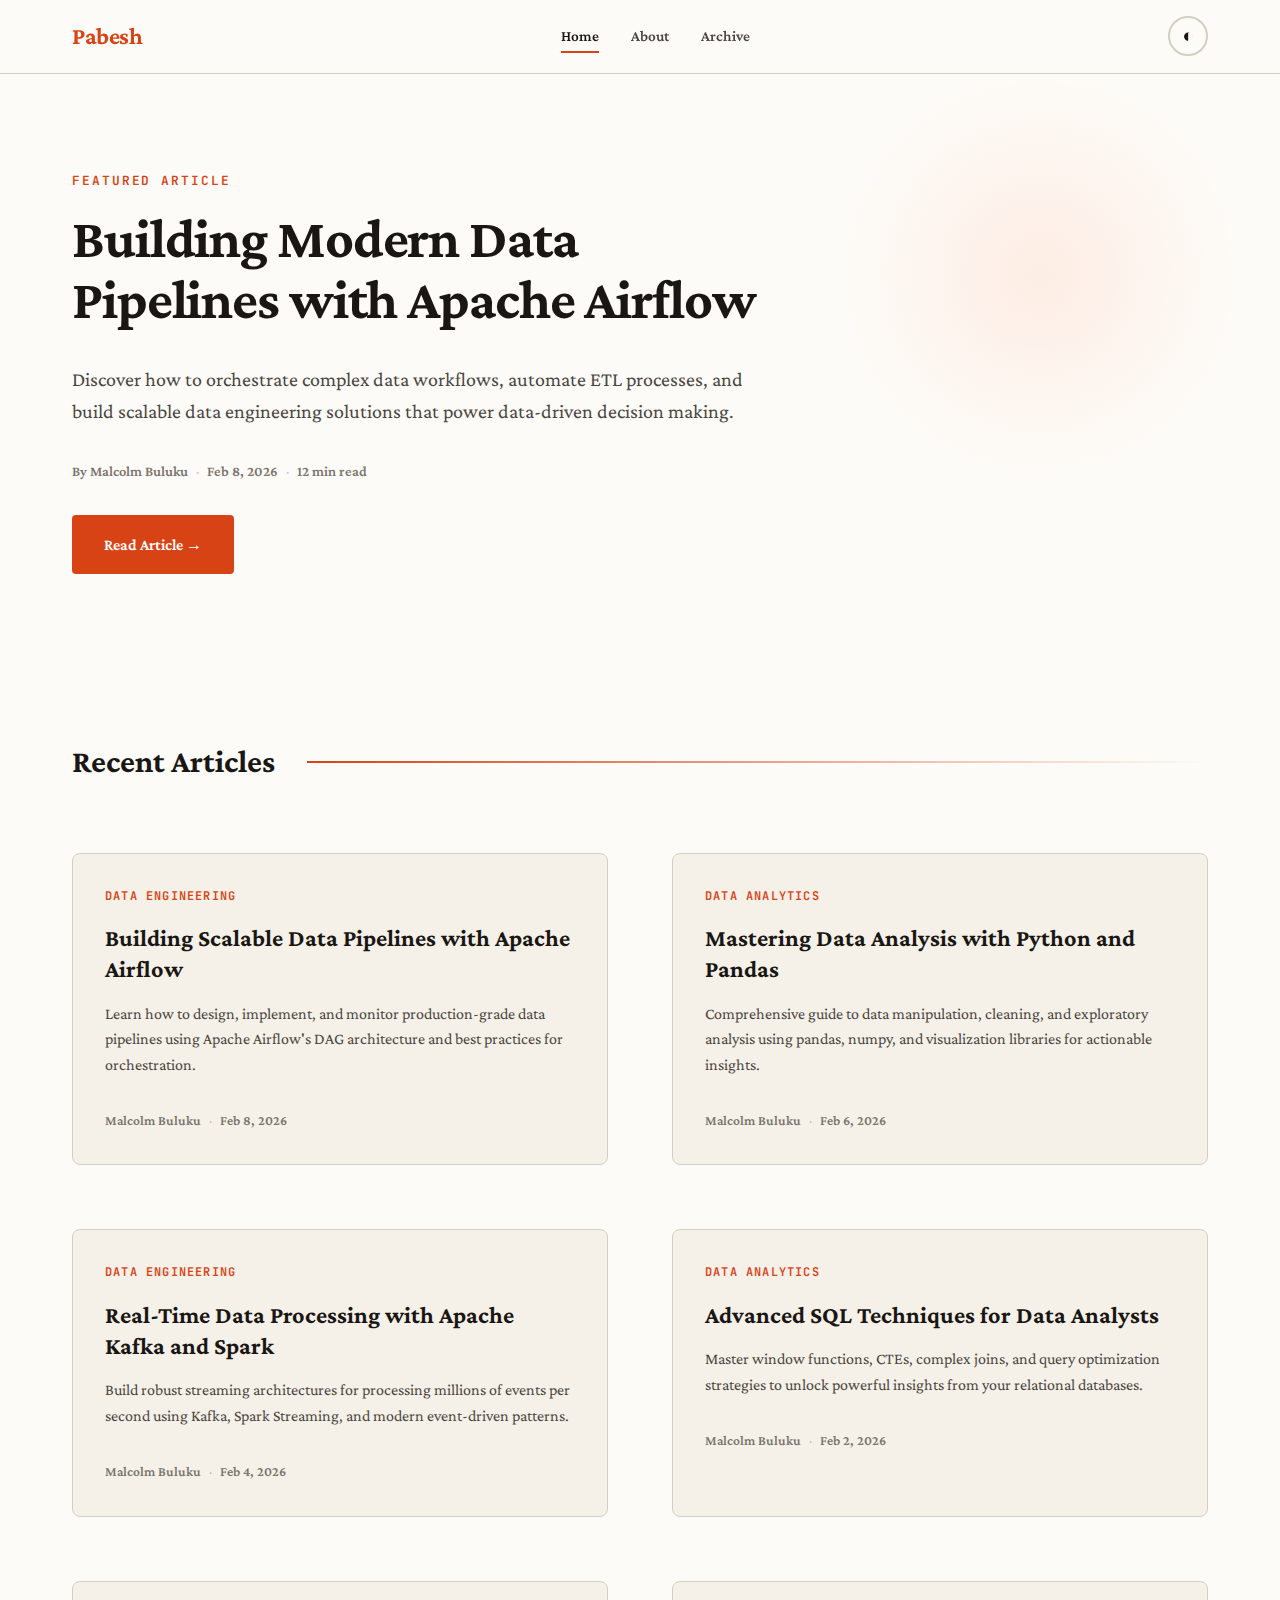
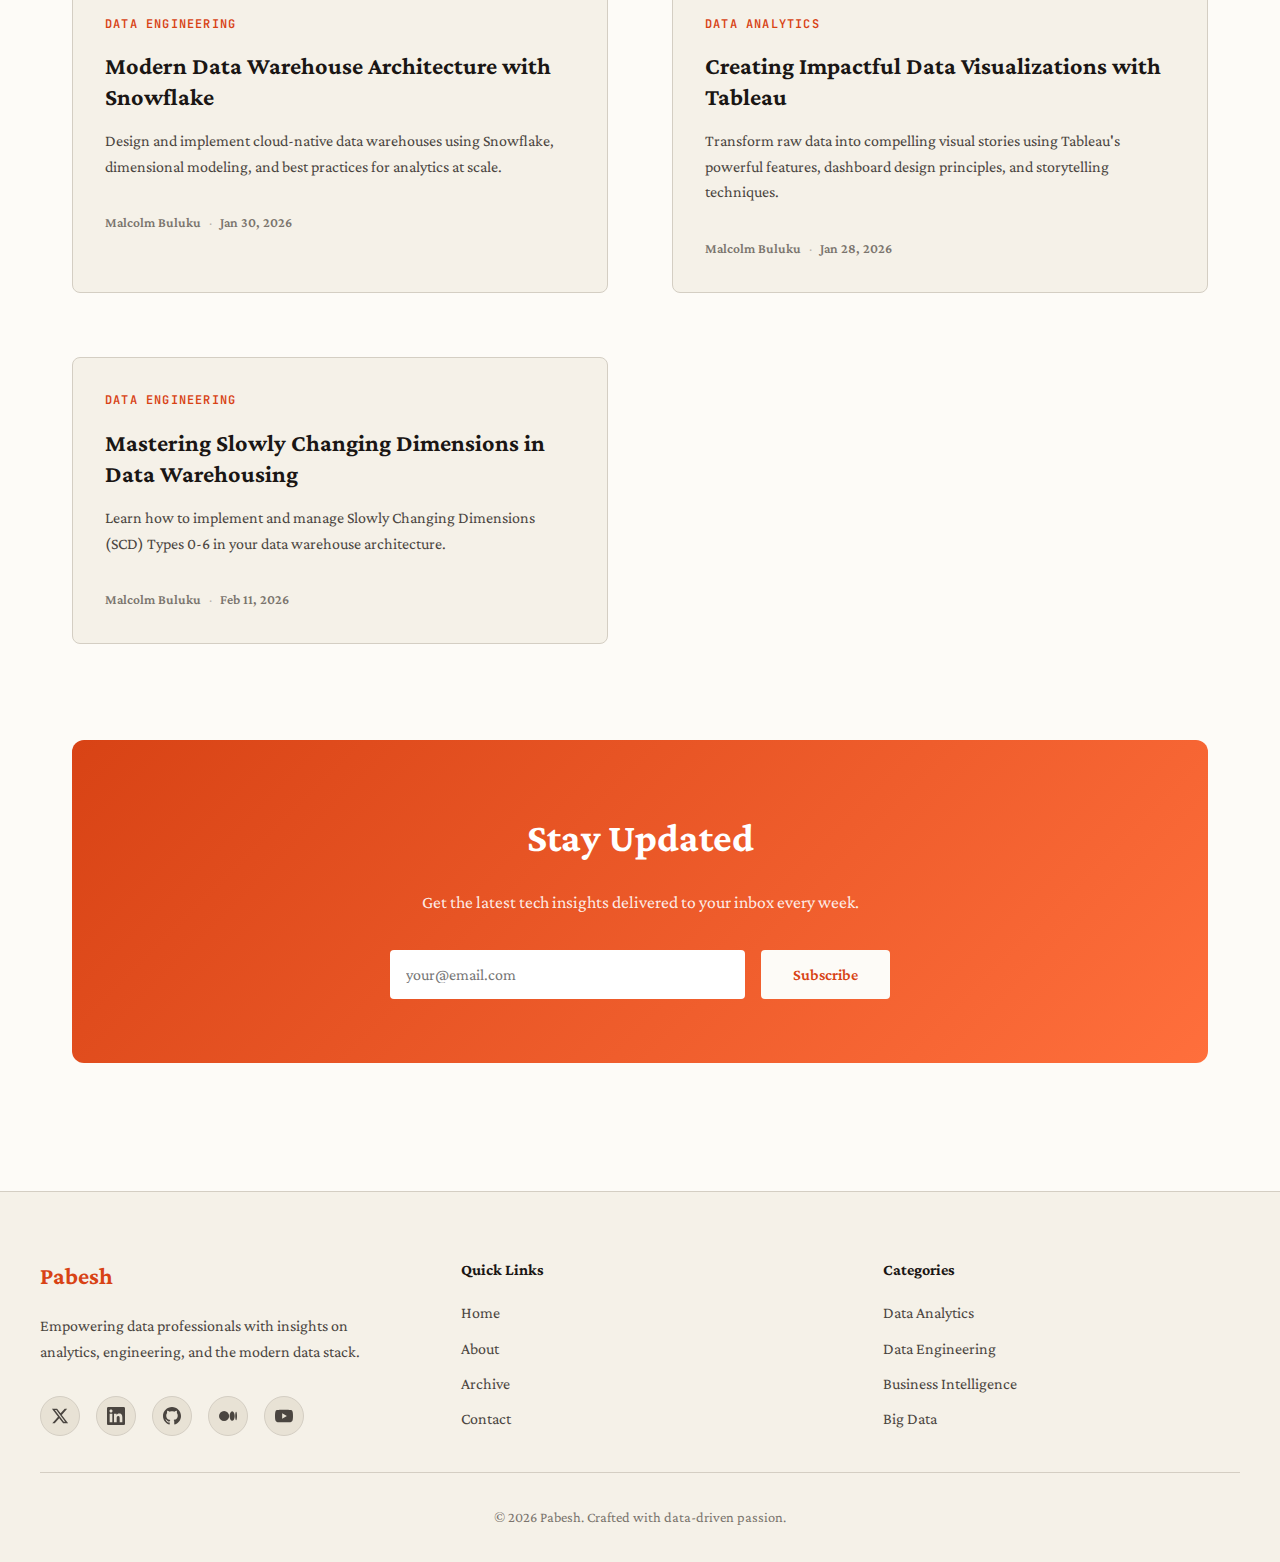
<file: index.html>
<!DOCTYPE html>
<html lang="en">
<head>
    <meta charset="UTF-8">
    <meta name="viewport" content="width=device-width, initial-scale=1.0">
    <title>Pabesh - Data Analytics & Engineering Insights</title>
    <link rel="stylesheet" href="styles.css">
    <link rel="preconnect" href="https://fonts.googleapis.com">
    <link rel="preconnect" href="https://fonts.gstatic.com" crossorigin>
    <link href="https://fonts.googleapis.com/css2?family=Crimson+Pro:wght@400;600;700&family=JetBrains+Mono:wght@400;600&display=swap" rel="stylesheet">
</head>
<body>
    <!-- Navigation -->
    <nav class="nav">
        <div class="nav-container">
            <a href="index.html" class="logo">Pabesh</a>
            <div class="nav-links">
                <a href="index.html" class="nav-link active">Home</a>
                <a href="about.html" class="nav-link">About</a>
                <a href="#" class="nav-link">Archive</a>
            </div>
            <button class="theme-toggle" id="themeToggle" aria-label="Toggle dark mode">
                <span class="theme-icon">◐</span>
            </button>
        </div>
    </nav>

    <!-- Hero Section -->
    <header class="hero">
        <div class="hero-content">
            <div class="hero-label">Featured Article</div>
            <h1 class="hero-title">Building Modern Data Pipelines with Apache Airflow</h1>
            <p class="hero-excerpt">Discover how to orchestrate complex data workflows, automate ETL processes, and build scalable data engineering solutions that power data-driven decision making.</p>
            <div class="hero-meta">
                <span class="meta-item">By Malcolm Buluku</span>
                <span class="meta-divider">·</span>
                <span class="meta-item">Feb 8, 2026</span>
                <span class="meta-divider">·</span>
                <span class="meta-item">12 min read</span>
            </div>
            <a href="building-modern-data-pipelines-airflow.html" class="hero-cta">Read Article →</a>
        </div>
        <div class="hero-decoration"></div>
    </header>

    <!-- Featured Posts Grid -->
    <main class="main-content">
        <section class="posts-section">
            <div class="section-header">
                <h2 class="section-title">Recent Articles</h2>
                <div class="section-line"></div>
            </div>

            <div class="posts-grid">
                <!-- Post Card 1 -->
                <article class="post-card">
                    <div class="post-category">Data Engineering</div>
                    <h3 class="post-title">
                        <a href="data-pipeline-airflow.html">Building Scalable Data Pipelines with Apache Airflow</a>
                    </h3>
                    <p class="post-excerpt">Learn how to design, implement, and monitor production-grade data pipelines using Apache Airflow's DAG architecture and best practices for orchestration.</p>
                    <div class="post-meta">
                        <span class="meta-item">Malcolm Buluku</span>
                        <span class="meta-divider">·</span>
                        <span class="meta-item">Feb 8, 2026</span>
                    </div>
                </article>

                <!-- Post Card 2 -->
                <article class="post-card">
                    <div class="post-category">Data Analytics</div>
                    <h3 class="post-title">
                        <a href="python-data-analysis.html">Mastering Data Analysis with Python and Pandas</a>
                    </h3>
                    <p class="post-excerpt">Comprehensive guide to data manipulation, cleaning, and exploratory analysis using pandas, numpy, and visualization libraries for actionable insights.</p>
                    <div class="post-meta">
                        <span class="meta-item">Malcolm Buluku</span>
                        <span class="meta-divider">·</span>
                        <span class="meta-item">Feb 6, 2026</span>
                    </div>
                </article>

                <!-- Post Card 3 -->
                <article class="post-card">
                    <div class="post-category">Data Engineering</div>
                    <h3 class="post-title">
                        <a href="real-time-kafka-spark-streaming.html">Real-Time Data Processing with Apache Kafka and Spark</a>
                    </h3>
                    <p class="post-excerpt">Build robust streaming architectures for processing millions of events per second using Kafka, Spark Streaming, and modern event-driven patterns.</p>
                    <div class="post-meta">
                        <span class="meta-item">Malcolm Buluku</span>
                        <span class="meta-divider">·</span>
                        <span class="meta-item">Feb 4, 2026</span>
                    </div>
                </article>

                <!-- Post Card 4 -->
                <article class="post-card">
                    <div class="post-category">Data Analytics</div>
                    <h3 class="post-title">
                        <a href="sql-advanced-techniques.html">Advanced SQL Techniques for Data Analysts</a>
                    </h3>
                    <p class="post-excerpt">Master window functions, CTEs, complex joins, and query optimization strategies to unlock powerful insights from your relational databases.</p>
                    <div class="post-meta">
                        <span class="meta-item">Malcolm Buluku</span>
                        <span class="meta-divider">·</span>
                        <span class="meta-item">Feb 2, 2026</span>
                    </div>
                </article>

                <!-- Post Card 5 -->
                <article class="post-card">
                    <div class="post-category">Data Engineering</div>
                    <h3 class="post-title">
                        <a href="data-warehouse-design.html">Modern Data Warehouse Architecture with Snowflake</a>
                    </h3>
                    <p class="post-excerpt">Design and implement cloud-native data warehouses using Snowflake, dimensional modeling, and best practices for analytics at scale.</p>
                    <div class="post-meta">
                        <span class="meta-item">Malcolm Buluku</span>
                        <span class="meta-divider">·</span>
                        <span class="meta-item">Jan 30, 2026</span>
                    </div>
                </article>

                <!-- Post Card 6 -->
                <article class="post-card">
                    <div class="post-category">Data Analytics</div>
                    <h3 class="post-title">
                        <a href="data-visualization-tableau.html">Creating Impactful Data Visualizations with Tableau</a>
                    </h3>
                    <p class="post-excerpt">Transform raw data into compelling visual stories using Tableau's powerful features, dashboard design principles, and storytelling techniques.</p>
                    <div class="post-meta">
                        <span class="meta-item">Malcolm Buluku</span>
                        <span class="meta-divider">·</span>
                        <span class="meta-item">Jan 28, 2026</span>
                    </div>
                </article>

                <!-- Post Card 7 -->
                <article class="post-card">
                    <div class="post-category">Data Engineering</div>
                    <h3 class="post-title">
                        <a href="slowly-changing-dimensions.html">Mastering Slowly Changing Dimensions in Data Warehousing</a>
                    </h3>
                    <p class="post-excerpt">Learn how to implement and manage Slowly Changing Dimensions (SCD) Types 0-6 in your data warehouse architecture.</p>
                    <div class="post-meta">
                        <span class="meta-item">Malcolm Buluku</span>
                        <span class="meta-divider">·</span>
                        <span class="meta-item">Feb 11, 2026</span>
                    </div>
                </article>

            </div>
        </section>

        <!-- Newsletter Section -->
        <section class="newsletter">
            <div class="newsletter-content">
                <h2 class="newsletter-title">Stay Updated</h2>
                <p class="newsletter-text">Get the latest tech insights delivered to your inbox every week.</p>
                <form class="newsletter-form">
                    <input type="email" placeholder="your@email.com" class="newsletter-input" required>
                    <button type="submit" class="newsletter-button">Subscribe</button>
                </form>
            </div>
        </section>
    </main>

    <!-- Footer -->
    <footer class="footer">
        <div class="footer-content">
            <div class="footer-section">
                <h3 class="footer-title">Pabesh</h3>
                <p class="footer-text">Empowering data professionals with insights on analytics, engineering, and the modern data stack.</p>
                
                <!-- Social Media Links -->
                <div class="social-links">
                    <a href="https://twitter.com/pabesh" target="_blank" rel="noopener noreferrer" aria-label="Twitter" class="social-link">
                        <svg width="24" height="24" viewBox="0 0 24 24" fill="currentColor">
                            <path d="M18.244 2.25h3.308l-7.227 8.26 8.502 11.24H16.17l-5.214-6.817L4.99 21.75H1.68l7.73-8.835L1.254 2.25H8.08l4.713 6.231zm-1.161 17.52h1.833L7.084 4.126H5.117z"/>
                        </svg>
                    </a>
                    <a href="https://www.linkedin.com/company/pabesh-consultants" target="_blank" rel="noopener noreferrer" aria-label="LinkedIn" class="social-link">
                        <svg width="24" height="24" viewBox="0 0 24 24" fill="currentColor">
                            <path d="M20.447 20.452h-3.554v-5.569c0-1.328-.027-3.037-1.852-3.037-1.853 0-2.136 1.445-2.136 2.939v5.667H9.351V9h3.414v1.561h.046c.477-.9 1.637-1.85 3.37-1.85 3.601 0 4.267 2.37 4.267 5.455v6.286zM5.337 7.433c-1.144 0-2.063-.926-2.063-2.065 0-1.138.92-2.063 2.063-2.063 1.14 0 2.064.925 2.064 2.063 0 1.139-.925 2.065-2.064 2.065zm1.782 13.019H3.555V9h3.564v11.452zM22.225 0H1.771C.792 0 0 .774 0 1.729v20.542C0 23.227.792 24 1.771 24h20.451C23.2 24 24 23.227 24 22.271V1.729C24 .774 23.2 0 22.222 0h.003z"/>
                        </svg>
                    </a>
                    <a href="https://github.com/pabesh" target="_blank" rel="noopener noreferrer" aria-label="GitHub" class="social-link">
                        <svg width="24" height="24" viewBox="0 0 24 24" fill="currentColor">
                            <path d="M12 0c-6.626 0-12 5.373-12 12 0 5.302 3.438 9.8 8.207 11.387.599.111.793-.261.793-.577v-2.234c-3.338.726-4.033-1.416-4.033-1.416-.546-1.387-1.333-1.756-1.333-1.756-1.089-.745.083-.729.083-.729 1.205.084 1.839 1.237 1.839 1.237 1.07 1.834 2.807 1.304 3.492.997.107-.775.418-1.305.762-1.604-2.665-.305-5.467-1.334-5.467-5.931 0-1.311.469-2.381 1.236-3.221-.124-.303-.535-1.524.117-3.176 0 0 1.008-.322 3.301 1.23.957-.266 1.983-.399 3.003-.404 1.02.005 2.047.138 3.006.404 2.291-1.552 3.297-1.23 3.297-1.23.653 1.653.242 2.874.118 3.176.77.84 1.235 1.911 1.235 3.221 0 4.609-2.807 5.624-5.479 5.921.43.372.823 1.102.823 2.222v3.293c0 .319.192.694.801.576 4.765-1.589 8.199-6.086 8.199-11.386 0-6.627-5.373-12-12-12z"/>
                        </svg>
                    </a>
                    <a href="https://medium.com/@pabesh" target="_blank" rel="noopener noreferrer" aria-label="Medium" class="social-link">
                        <svg width="24" height="24" viewBox="0 0 24 24" fill="currentColor">
                            <path d="M13.54 12a6.8 6.8 0 01-6.77 6.82A6.8 6.8 0 010 12a6.8 6.8 0 016.77-6.82A6.8 6.8 0 0113.54 12zM20.96 12c0 3.54-1.51 6.42-3.38 6.42-1.87 0-3.39-2.88-3.39-6.42s1.52-6.42 3.39-6.42 3.38 2.88 3.38 6.42M24 12c0 3.17-.53 5.75-1.19 5.75-.66 0-1.19-2.58-1.19-5.75s.53-5.75 1.19-5.75C23.47 6.25 24 8.83 24 12z"/>
                        </svg>
                    </a>
                    <a href="https://youtube.com/@pabesh" target="_blank" rel="noopener noreferrer" aria-label="YouTube" class="social-link">
                        <svg width="24" height="24" viewBox="0 0 24 24" fill="currentColor">
                            <path d="M23.498 6.186a3.016 3.016 0 0 0-2.122-2.136C19.505 3.545 12 3.545 12 3.545s-7.505 0-9.377.505A3.017 3.017 0 0 0 .502 6.186C0 8.07 0 12 0 12s0 3.93.502 5.814a3.016 3.016 0 0 0 2.122 2.136c1.871.505 9.376.505 9.376.505s7.505 0 9.377-.505a3.015 3.015 0 0 0 2.122-2.136C24 15.93 24 12 24 12s0-3.93-.502-5.814zM9.545 15.568V8.432L15.818 12l-6.273 3.568z"/>
                        </svg>
                    </a>
                </div>
            </div>
            <div class="footer-section">
                <h4 class="footer-heading">Quick Links</h4>
                <ul class="footer-links">
                    <li><a href="index.html">Home</a></li>
                    <li><a href="about.html">About</a></li>
                    <li><a href="#">Archive</a></li>
                    <li><a href="#">Contact</a></li>
                </ul>
            </div>
            <div class="footer-section">
                <h4 class="footer-heading">Categories</h4>
                <ul class="footer-links">
                    <li><a href="#">Data Analytics</a></li>
                    <li><a href="#">Data Engineering</a></li>
                    <li><a href="#">Business Intelligence</a></li>
                    <li><a href="#">Big Data</a></li>
                </ul>
            </div>
        </div>
        <div class="footer-bottom">
            <p>&copy; 2026 Pabesh. Crafted with data-driven passion.</p>
        </div>
    </footer>

    <script src="script.js"></script>
</body>
</html>
</file>
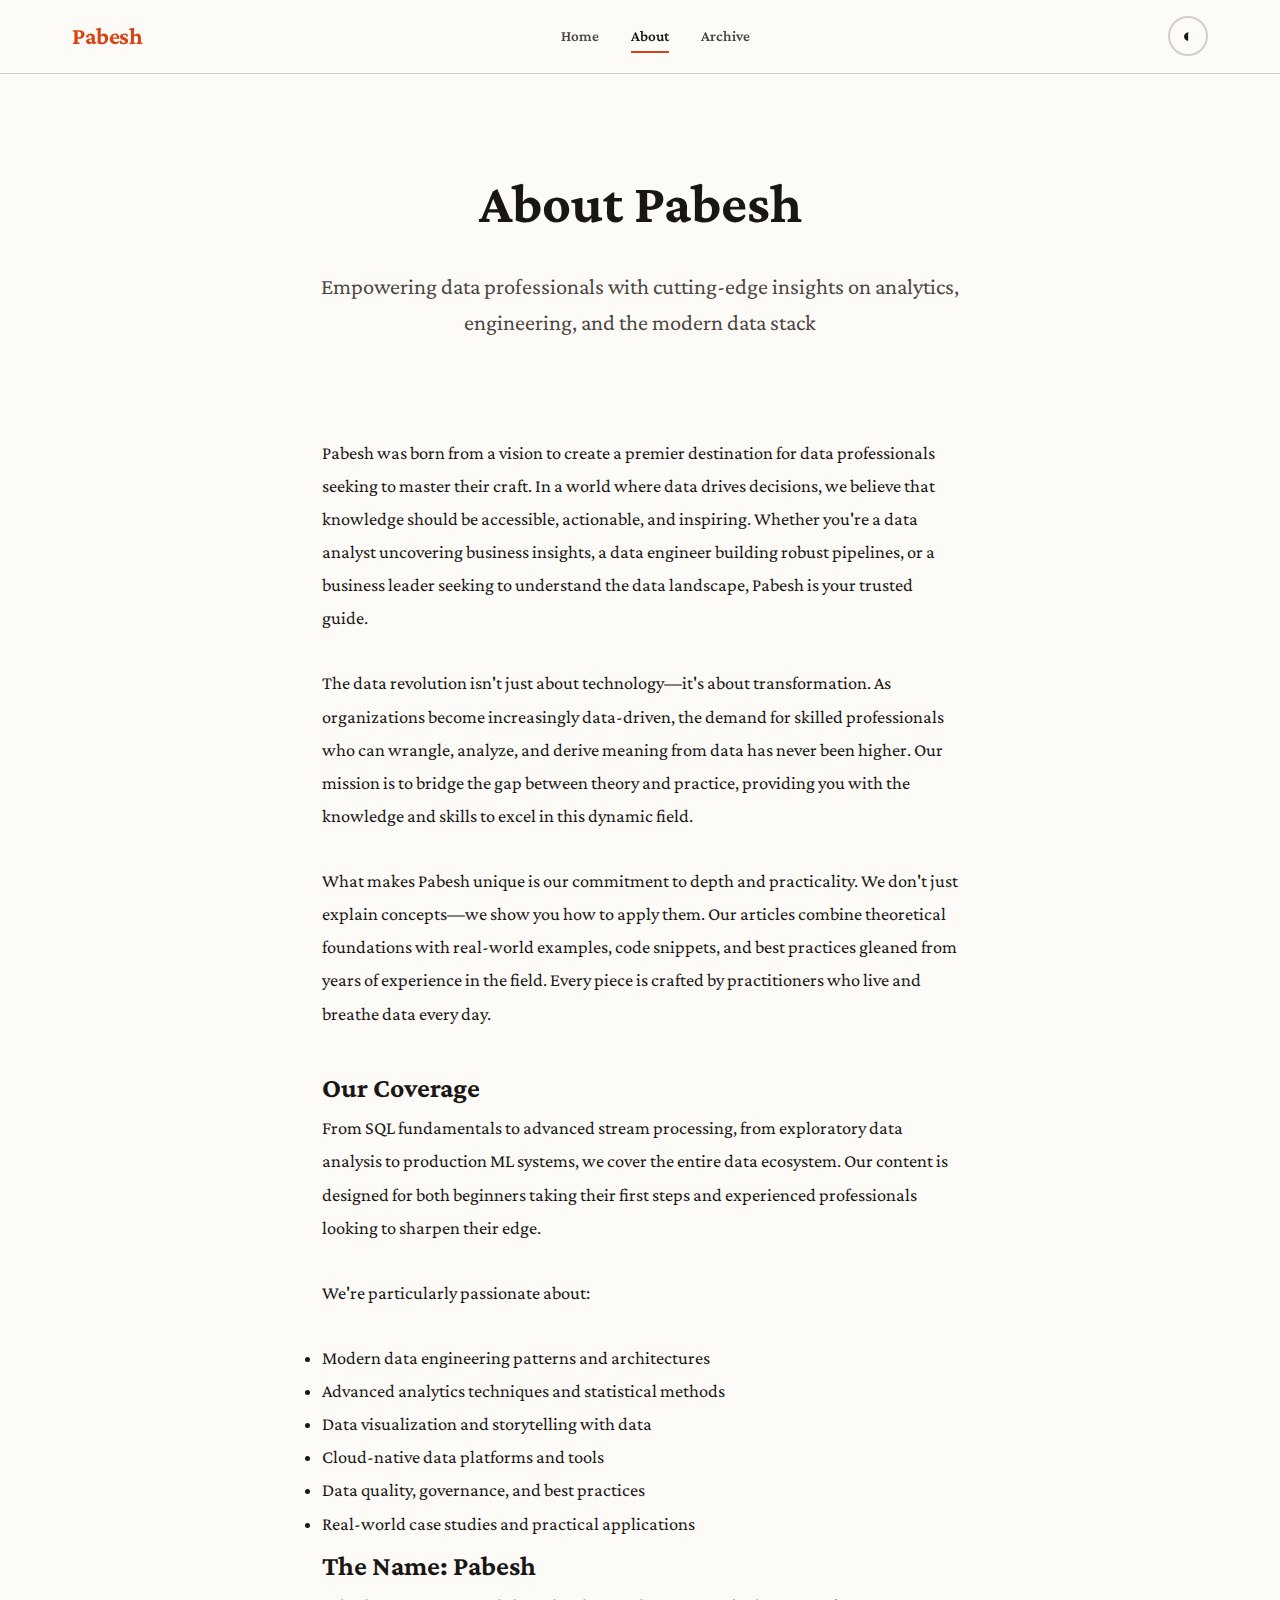
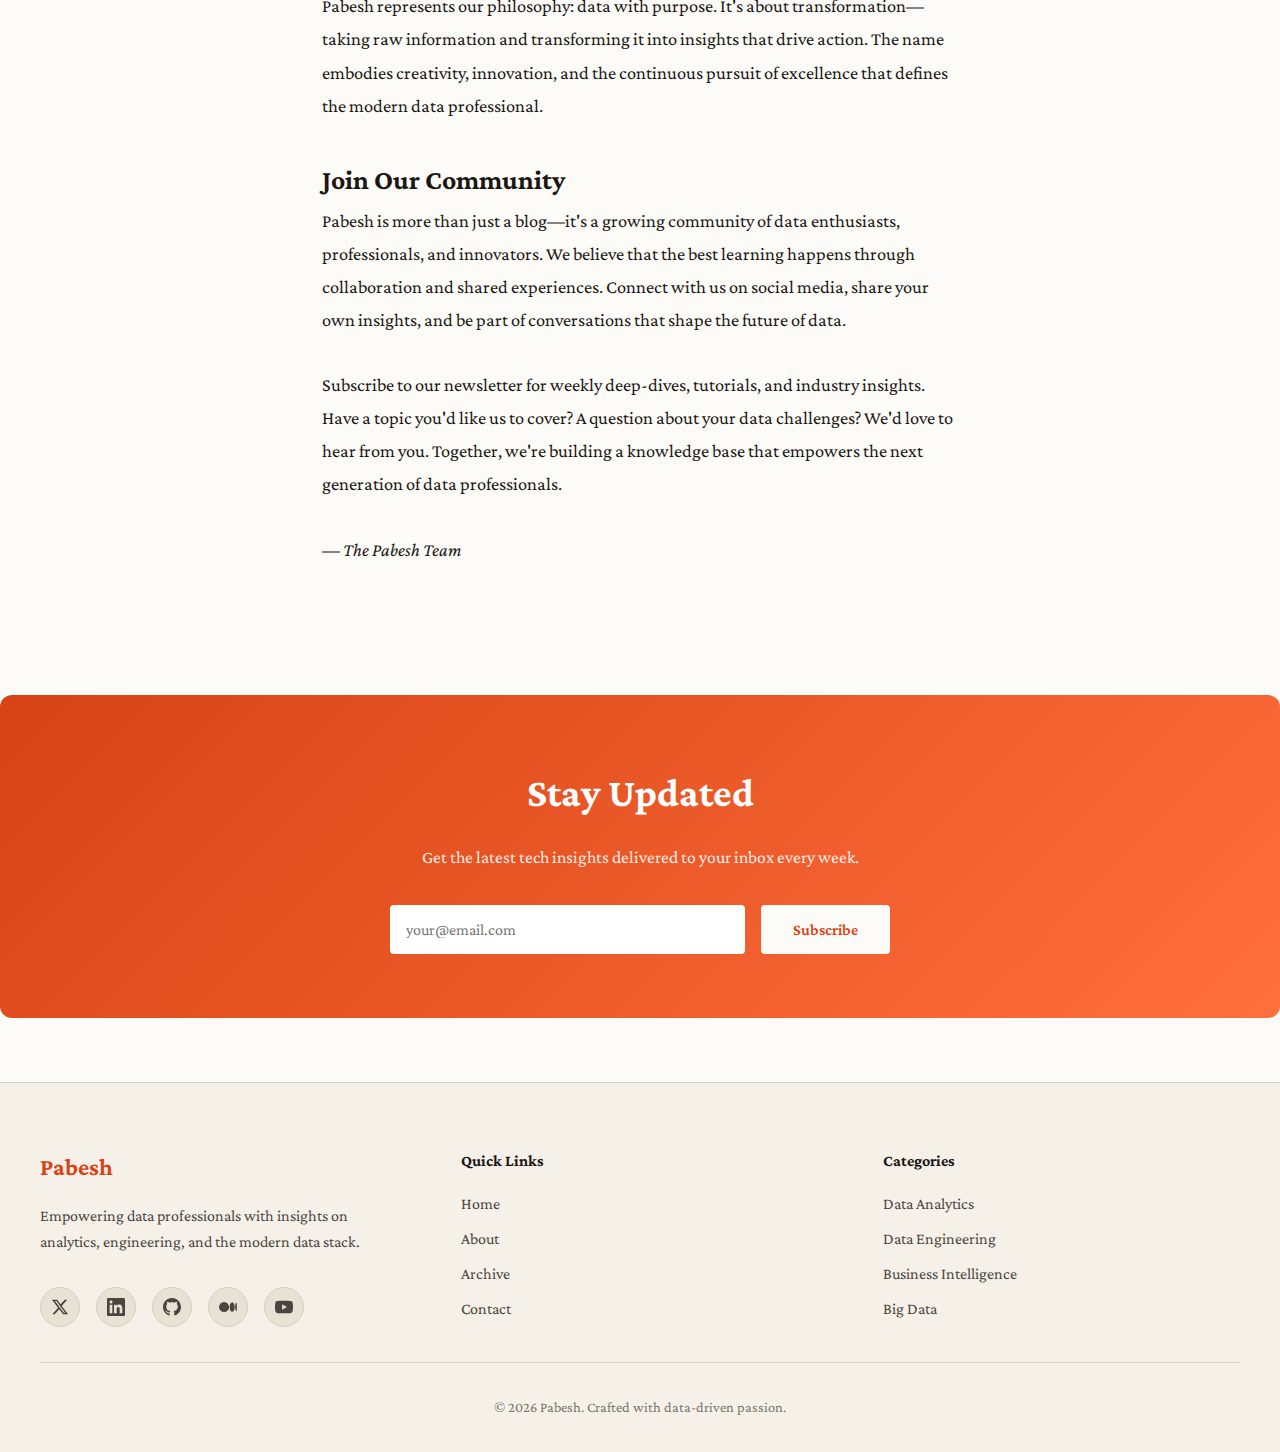
<file: about.html>
<!DOCTYPE html>
<html lang="en">
<head>
    <meta charset="UTF-8">
    <meta name="viewport" content="width=device-width, initial-scale=1.0">
    <title>About - Pabesh</title>
    <link rel="stylesheet" href="styles.css">
    <link rel="preconnect" href="https://fonts.googleapis.com">
    <link rel="preconnect" href="https://fonts.gstatic.com" crossorigin>
    <link href="https://fonts.googleapis.com/css2?family=Crimson+Pro:wght@400;600;700&family=JetBrains+Mono:wght@400;600&display=swap" rel="stylesheet">
</head>
<body>
    <!-- Navigation -->
    <nav class="nav">
        <div class="nav-container">
            <a href="index.html" class="logo">Pabesh</a>
            <div class="nav-links">
                <a href="index.html" class="nav-link">Home</a>
                <a href="about.html" class="nav-link active">About</a>
                <a href="#" class="nav-link">Archive</a>
            </div>
            <button class="theme-toggle" id="themeToggle" aria-label="Toggle dark mode">
                <span class="theme-icon">◐</span>
            </button>
        </div>
    </nav>

    <!-- About Hero -->
    <header class="about-hero">
        <h1 class="about-title">About Pabesh</h1>
        <p class="about-subtitle">Empowering data professionals with cutting-edge insights on analytics, engineering, and the modern data stack</p>
    </header>

    <!-- About Content -->
    <div class="about-content">
        <p>Pabesh was born from a vision to create a premier destination for data professionals seeking to master their craft. In a world where data drives decisions, we believe that knowledge should be accessible, actionable, and inspiring. Whether you're a data analyst uncovering business insights, a data engineer building robust pipelines, or a business leader seeking to understand the data landscape, Pabesh is your trusted guide.</p>

        <p>The data revolution isn't just about technology—it's about transformation. As organizations become increasingly data-driven, the demand for skilled professionals who can wrangle, analyze, and derive meaning from data has never been higher. Our mission is to bridge the gap between theory and practice, providing you with the knowledge and skills to excel in this dynamic field.</p>

        <p>What makes Pabesh unique is our commitment to depth and practicality. We don't just explain concepts—we show you how to apply them. Our articles combine theoretical foundations with real-world examples, code snippets, and best practices gleaned from years of experience in the field. Every piece is crafted by practitioners who live and breathe data every day.</p>

        <h2>Our Coverage</h2>

        <p>From SQL fundamentals to advanced stream processing, from exploratory data analysis to production ML systems, we cover the entire data ecosystem. Our content is designed for both beginners taking their first steps and experienced professionals looking to sharpen their edge.</p>

        <p>We're particularly passionate about:</p>

        <ul>
            <li>Modern data engineering patterns and architectures</li>
            <li>Advanced analytics techniques and statistical methods</li>
            <li>Data visualization and storytelling with data</li>
            <li>Cloud-native data platforms and tools</li>
            <li>Data quality, governance, and best practices</li>
            <li>Real-world case studies and practical applications</li>
        </ul>

        <h2>The Name: Pabesh</h2>

        <p>Pabesh represents our philosophy: data with purpose. It's about transformation—taking raw information and transforming it into insights that drive action. The name embodies creativity, innovation, and the continuous pursuit of excellence that defines the modern data professional.</p>

        <h2>Join Our Community</h2>

        <p>Pabesh is more than just a blog—it's a growing community of data enthusiasts, professionals, and innovators. We believe that the best learning happens through collaboration and shared experiences. Connect with us on social media, share your own insights, and be part of conversations that shape the future of data.</p>

        <p>Subscribe to our newsletter for weekly deep-dives, tutorials, and industry insights. Have a topic you'd like us to cover? A question about your data challenges? We'd love to hear from you. Together, we're building a knowledge base that empowers the next generation of data professionals.</p>

        <p><em>— The Pabesh Team</em></p>
    </div>

    <!-- Newsletter Section -->
    <section class="newsletter">
        <div class="newsletter-content">
            <h2 class="newsletter-title">Stay Updated</h2>
            <p class="newsletter-text">Get the latest tech insights delivered to your inbox every week.</p>
            <form class="newsletter-form">
                <input type="email" placeholder="your@email.com" class="newsletter-input" required>
                <button type="submit" class="newsletter-button">Subscribe</button>
            </form>
        </div>
    </section>

    <!-- Footer -->
    <footer class="footer">
        <div class="footer-content">
            <div class="footer-section">
                <h3 class="footer-title">Pabesh</h3>
                <p class="footer-text">Empowering data professionals with insights on analytics, engineering, and the modern data stack.</p>
                
                <!-- Social Media Links -->
                <div class="social-links">
                    <a href="https://twitter.com/pabesh" target="_blank" rel="noopener noreferrer" aria-label="Twitter" class="social-link">
                        <svg width="24" height="24" viewBox="0 0 24 24" fill="currentColor">
                            <path d="M18.244 2.25h3.308l-7.227 8.26 8.502 11.24H16.17l-5.214-6.817L4.99 21.75H1.68l7.73-8.835L1.254 2.25H8.08l4.713 6.231zm-1.161 17.52h1.833L7.084 4.126H5.117z"/>
                        </svg>
                    </a>
                    <a href="https://linkedin.com/company/pabesh" target="_blank" rel="noopener noreferrer" aria-label="LinkedIn" class="social-link">
                        <svg width="24" height="24" viewBox="0 0 24 24" fill="currentColor">
                            <path d="M20.447 20.452h-3.554v-5.569c0-1.328-.027-3.037-1.852-3.037-1.853 0-2.136 1.445-2.136 2.939v5.667H9.351V9h3.414v1.561h.046c.477-.9 1.637-1.85 3.37-1.85 3.601 0 4.267 2.37 4.267 5.455v6.286zM5.337 7.433c-1.144 0-2.063-.926-2.063-2.065 0-1.138.92-2.063 2.063-2.063 1.14 0 2.064.925 2.064 2.063 0 1.139-.925 2.065-2.064 2.065zm1.782 13.019H3.555V9h3.564v11.452zM22.225 0H1.771C.792 0 0 .774 0 1.729v20.542C0 23.227.792 24 1.771 24h20.451C23.2 24 24 23.227 24 22.271V1.729C24 .774 23.2 0 22.222 0h.003z"/>
                        </svg>
                    </a>
                    <a href="https://github.com/pabesh" target="_blank" rel="noopener noreferrer" aria-label="GitHub" class="social-link">
                        <svg width="24" height="24" viewBox="0 0 24 24" fill="currentColor">
                            <path d="M12 0c-6.626 0-12 5.373-12 12 0 5.302 3.438 9.8 8.207 11.387.599.111.793-.261.793-.577v-2.234c-3.338.726-4.033-1.416-4.033-1.416-.546-1.387-1.333-1.756-1.333-1.756-1.089-.745.083-.729.083-.729 1.205.084 1.839 1.237 1.839 1.237 1.07 1.834 2.807 1.304 3.492.997.107-.775.418-1.305.762-1.604-2.665-.305-5.467-1.334-5.467-5.931 0-1.311.469-2.381 1.236-3.221-.124-.303-.535-1.524.117-3.176 0 0 1.008-.322 3.301 1.23.957-.266 1.983-.399 3.003-.404 1.02.005 2.047.138 3.006.404 2.291-1.552 3.297-1.23 3.297-1.23.653 1.653.242 2.874.118 3.176.77.84 1.235 1.911 1.235 3.221 0 4.609-2.807 5.624-5.479 5.921.43.372.823 1.102.823 2.222v3.293c0 .319.192.694.801.576 4.765-1.589 8.199-6.086 8.199-11.386 0-6.627-5.373-12-12-12z"/>
                        </svg>
                    </a>
                    <a href="https://medium.com/@pabesh" target="_blank" rel="noopener noreferrer" aria-label="Medium" class="social-link">
                        <svg width="24" height="24" viewBox="0 0 24 24" fill="currentColor">
                            <path d="M13.54 12a6.8 6.8 0 01-6.77 6.82A6.8 6.8 0 010 12a6.8 6.8 0 016.77-6.82A6.8 6.8 0 0113.54 12zM20.96 12c0 3.54-1.51 6.42-3.38 6.42-1.87 0-3.39-2.88-3.39-6.42s1.52-6.42 3.39-6.42 3.38 2.88 3.38 6.42M24 12c0 3.17-.53 5.75-1.19 5.75-.66 0-1.19-2.58-1.19-5.75s.53-5.75 1.19-5.75C23.47 6.25 24 8.83 24 12z"/>
                        </svg>
                    </a>
                    <a href="https://youtube.com/@pabesh" target="_blank" rel="noopener noreferrer" aria-label="YouTube" class="social-link">
                        <svg width="24" height="24" viewBox="0 0 24 24" fill="currentColor">
                            <path d="M23.498 6.186a3.016 3.016 0 0 0-2.122-2.136C19.505 3.545 12 3.545 12 3.545s-7.505 0-9.377.505A3.017 3.017 0 0 0 .502 6.186C0 8.07 0 12 0 12s0 3.93.502 5.814a3.016 3.016 0 0 0 2.122 2.136c1.871.505 9.376.505 9.376.505s7.505 0 9.377-.505a3.015 3.015 0 0 0 2.122-2.136C24 15.93 24 12 24 12s0-3.93-.502-5.814zM9.545 15.568V8.432L15.818 12l-6.273 3.568z"/>
                        </svg>
                    </a>
                </div>
            </div>
            <div class="footer-section">
                <h4 class="footer-heading">Quick Links</h4>
                <ul class="footer-links">
                    <li><a href="index.html">Home</a></li>
                    <li><a href="about.html">About</a></li>
                    <li><a href="#">Archive</a></li>
                    <li><a href="#">Contact</a></li>
                </ul>
            </div>
            <div class="footer-section">
                <h4 class="footer-heading">Categories</h4>
                <ul class="footer-links">
                    <li><a href="#">Data Analytics</a></li>
                    <li><a href="#">Data Engineering</a></li>
                    <li><a href="#">Business Intelligence</a></li>
                    <li><a href="#">Big Data</a></li>
                </ul>
            </div>
        </div>
        <div class="footer-bottom">
            <p>&copy; 2026 Pabesh. Crafted with data-driven passion.</p>
        </div>
    </footer>

    <script src="script.js"></script>
</body>
</html>
</file>
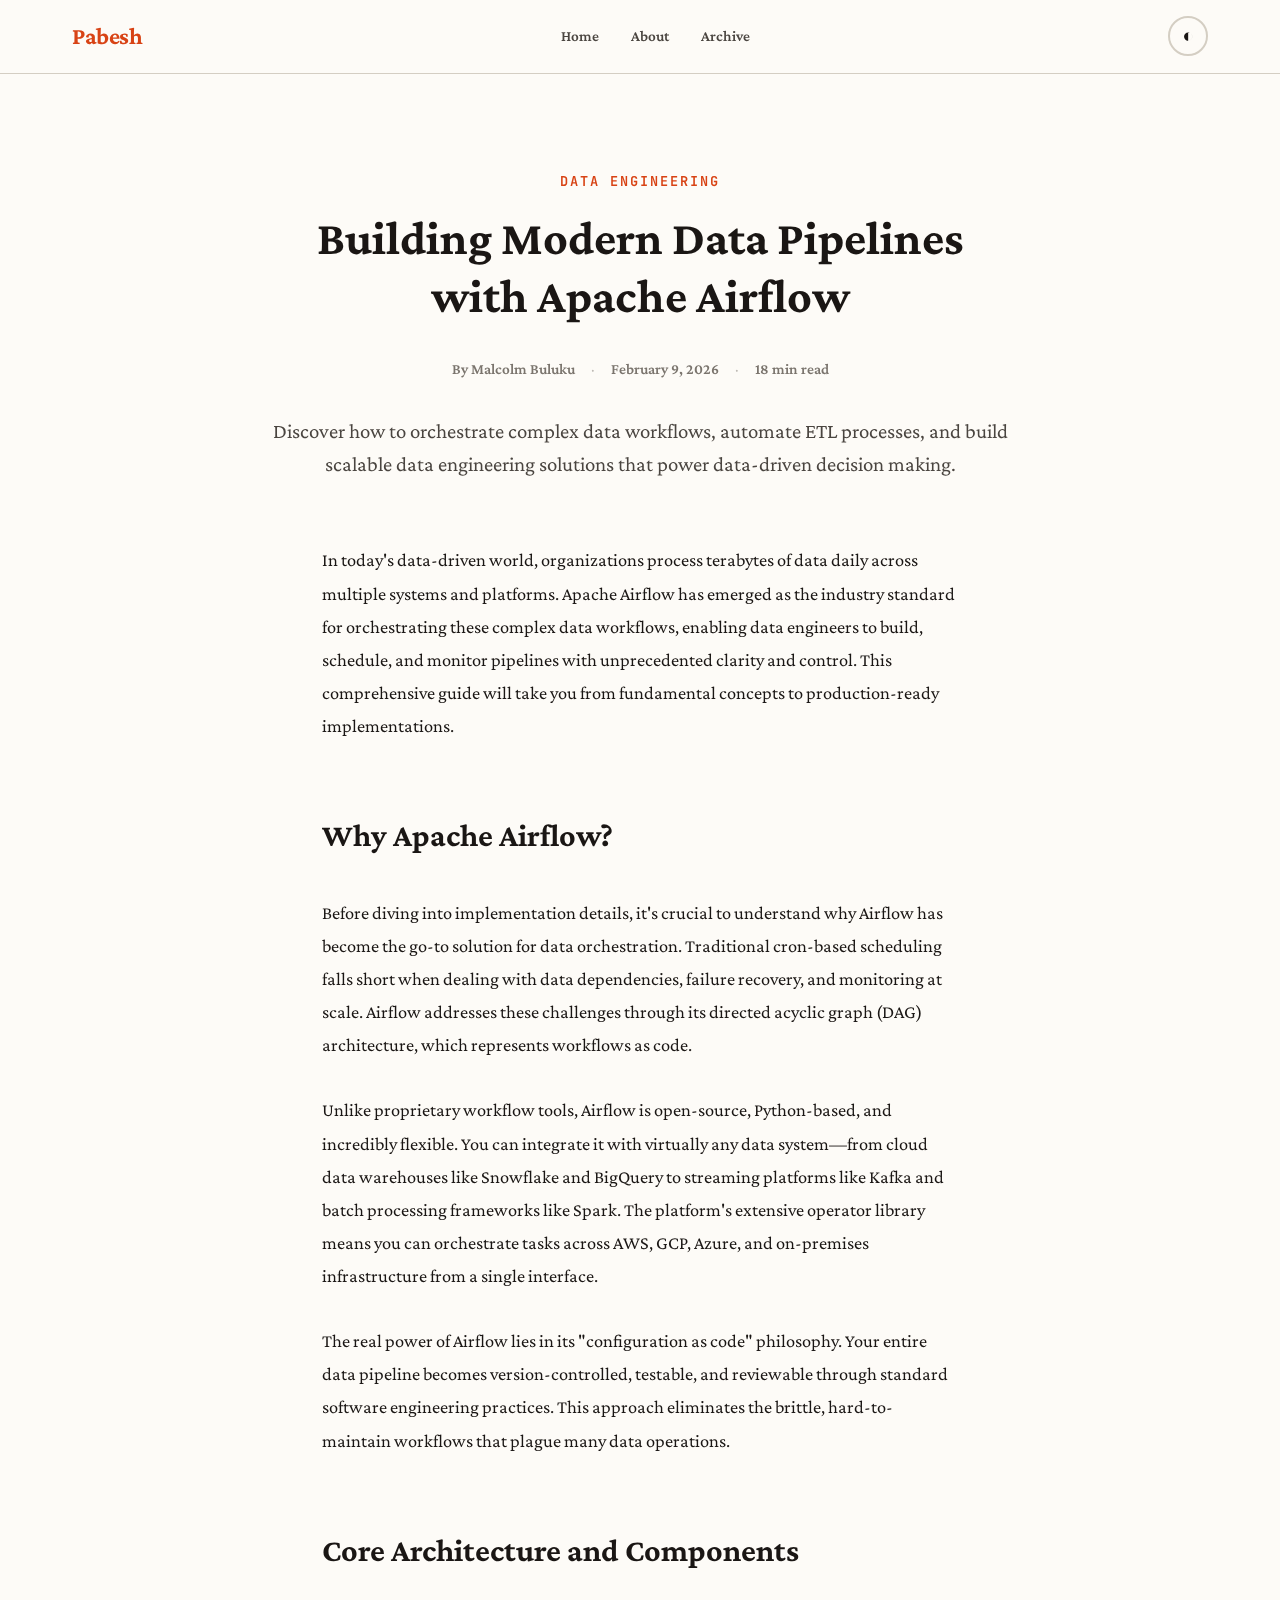
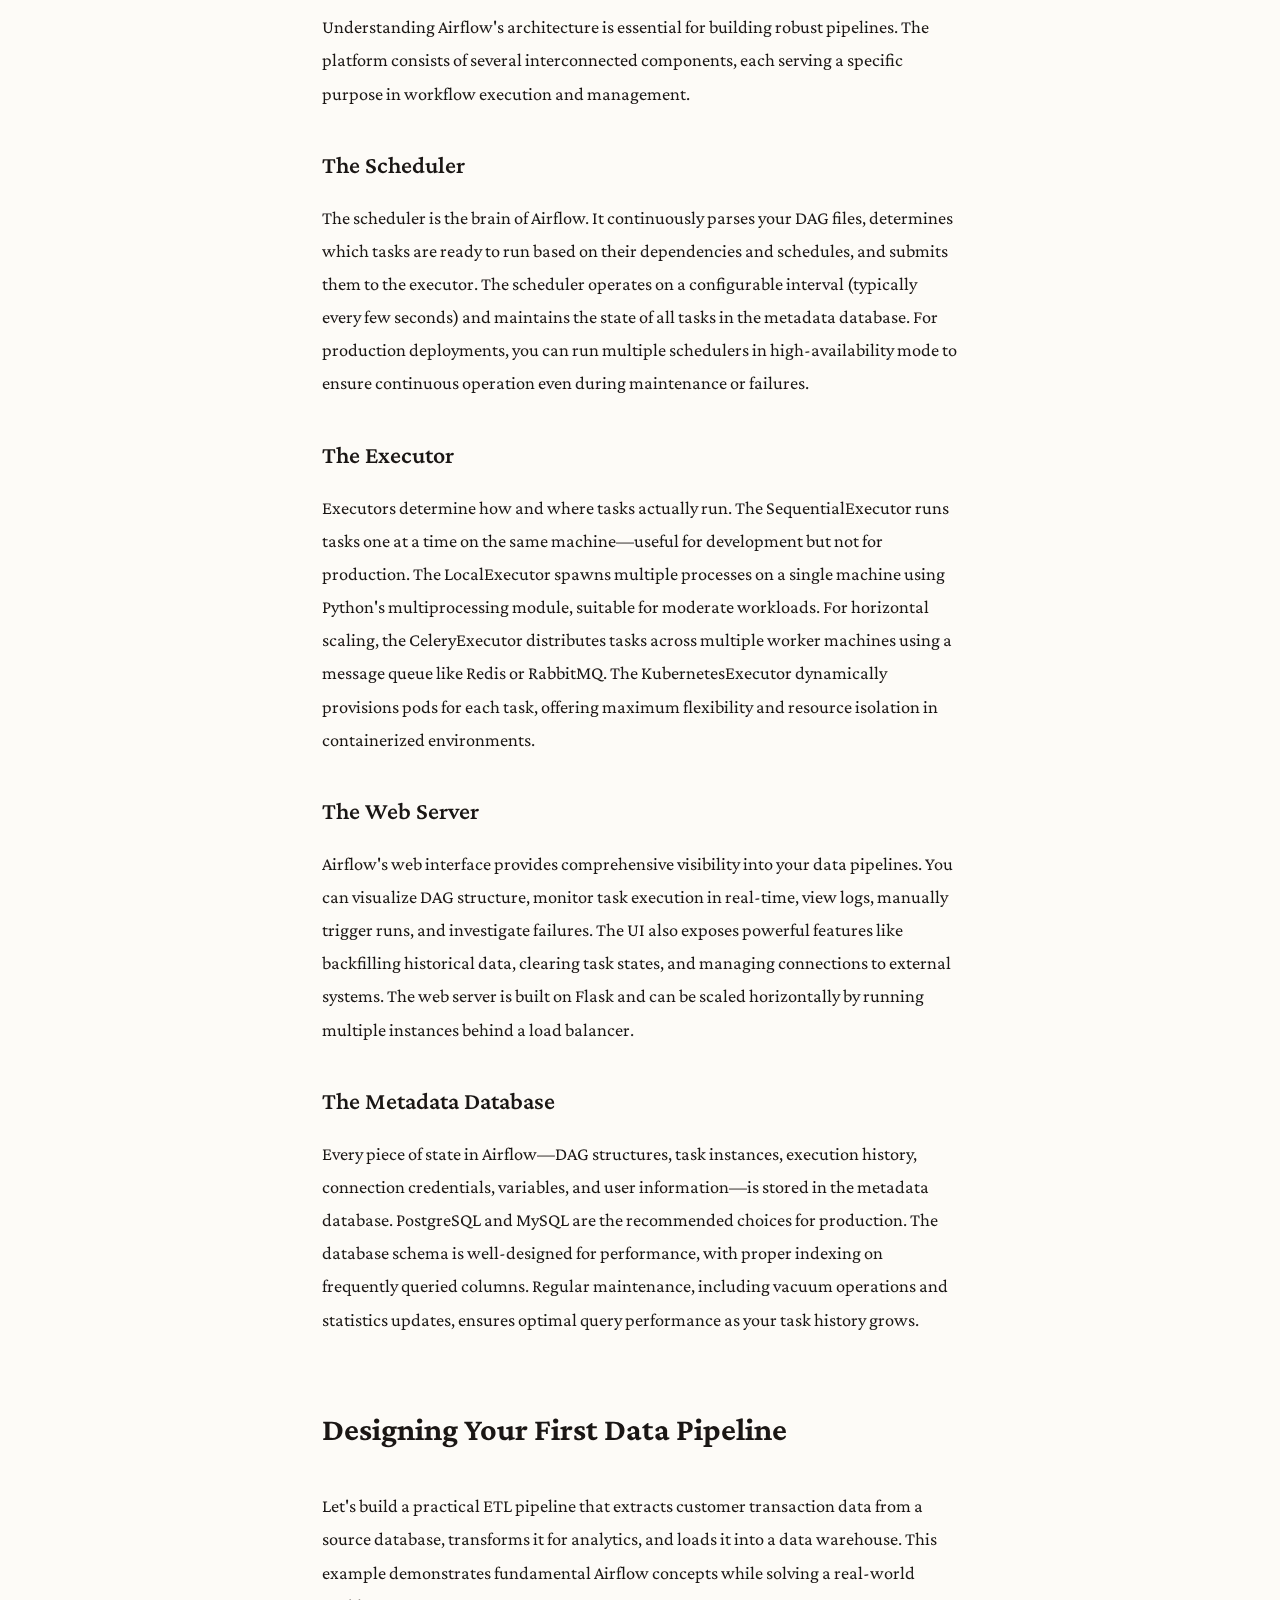
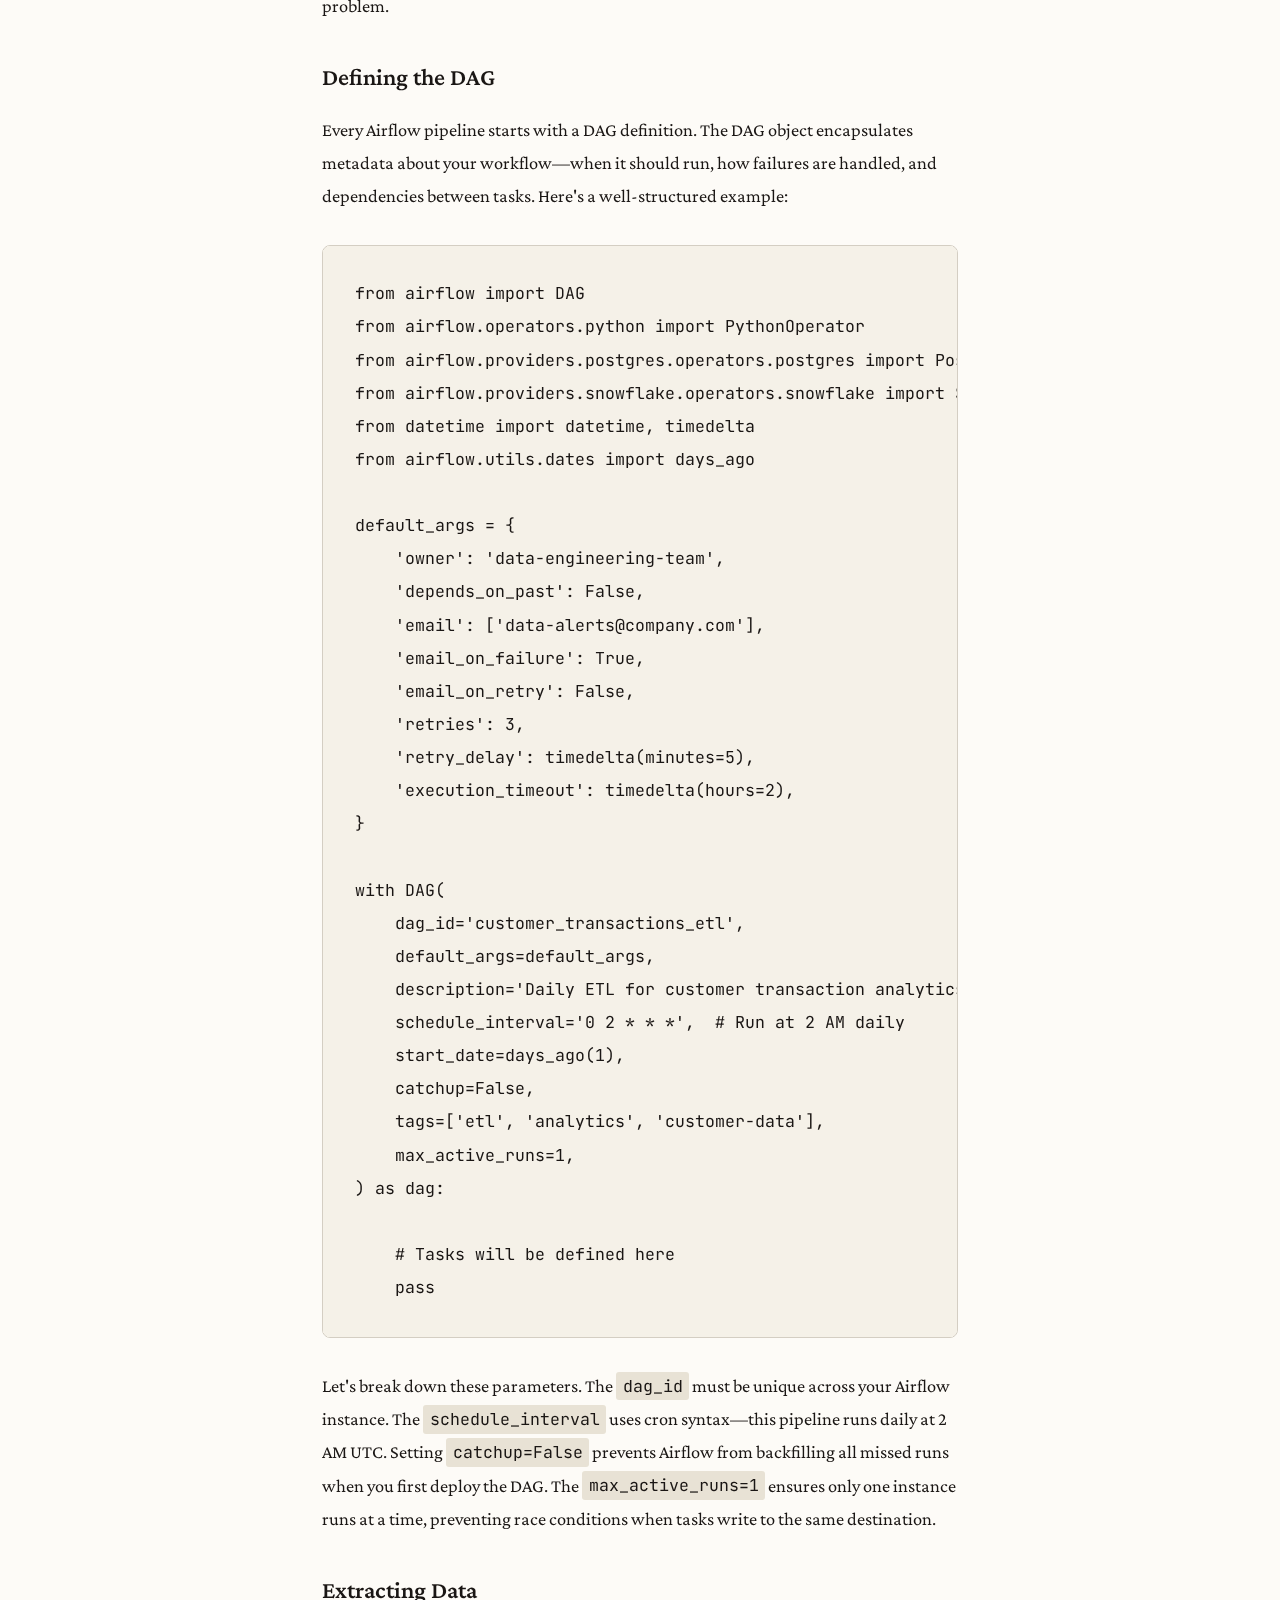
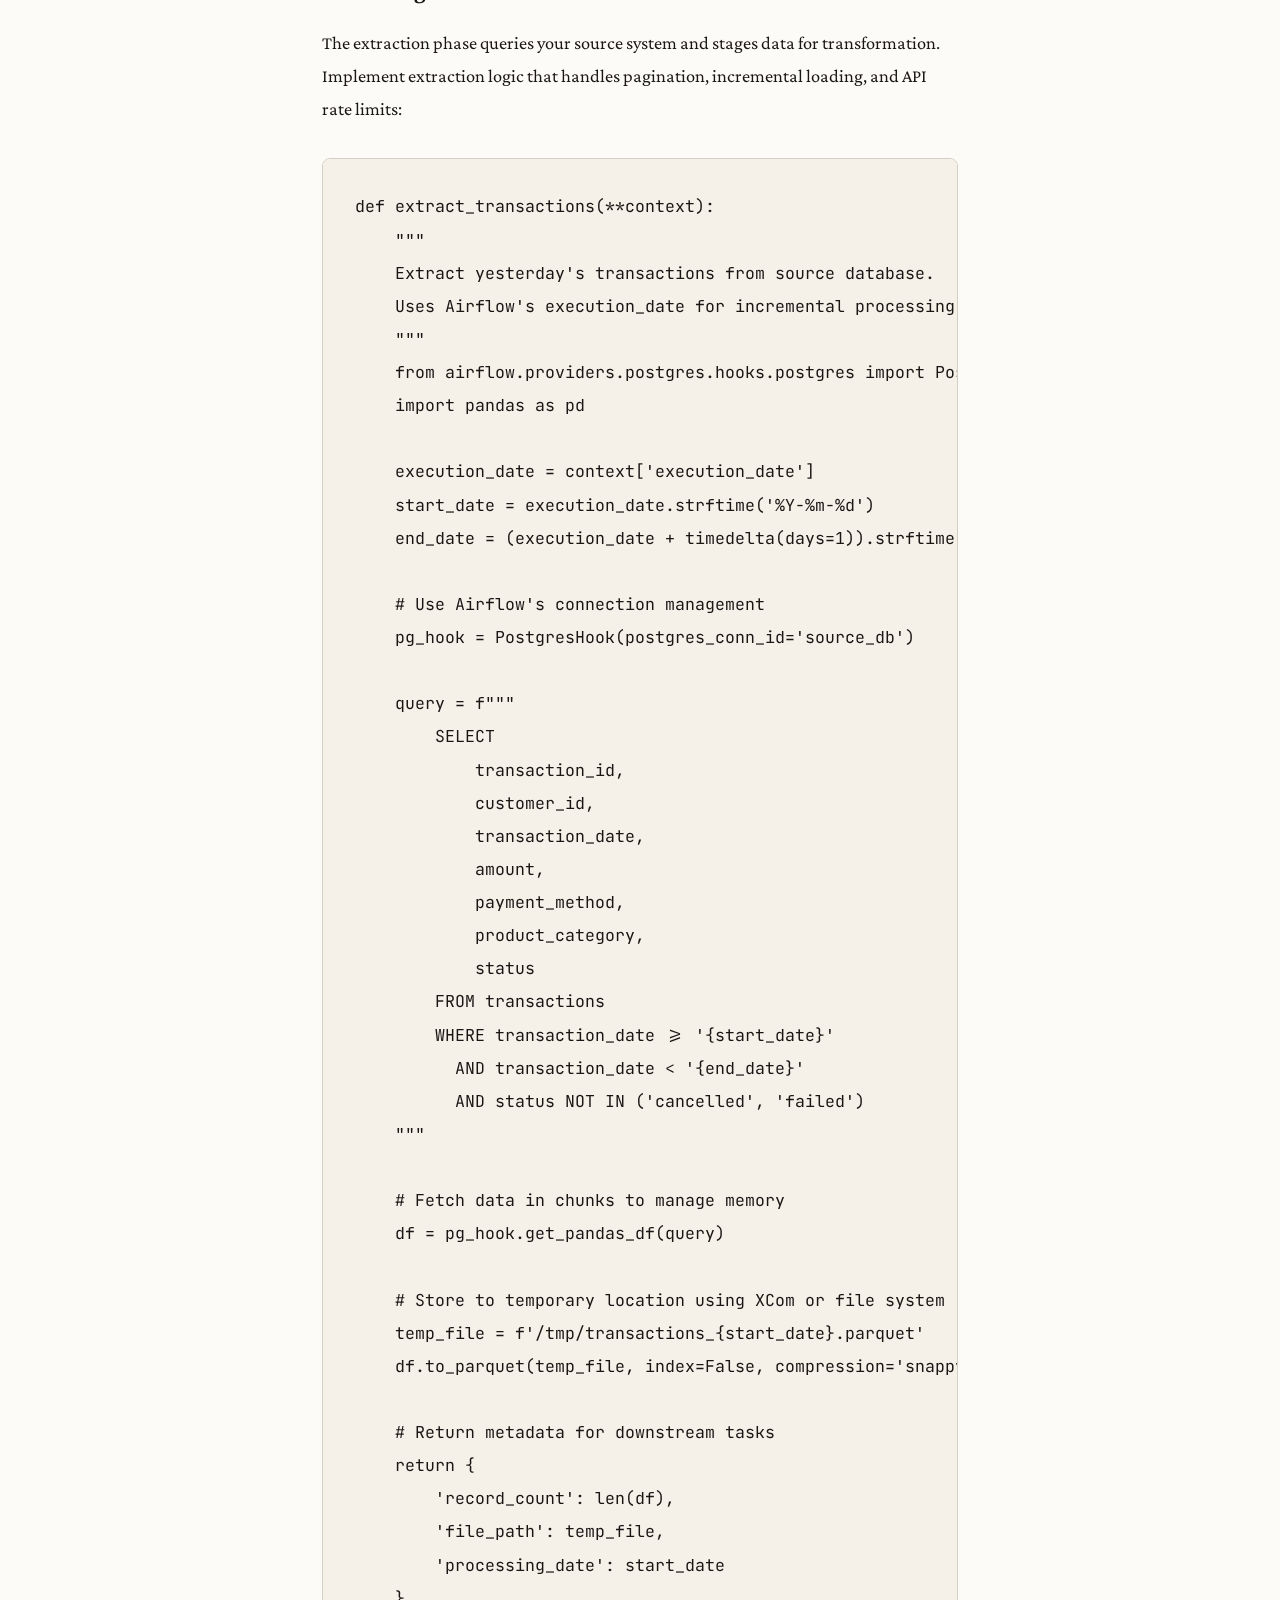
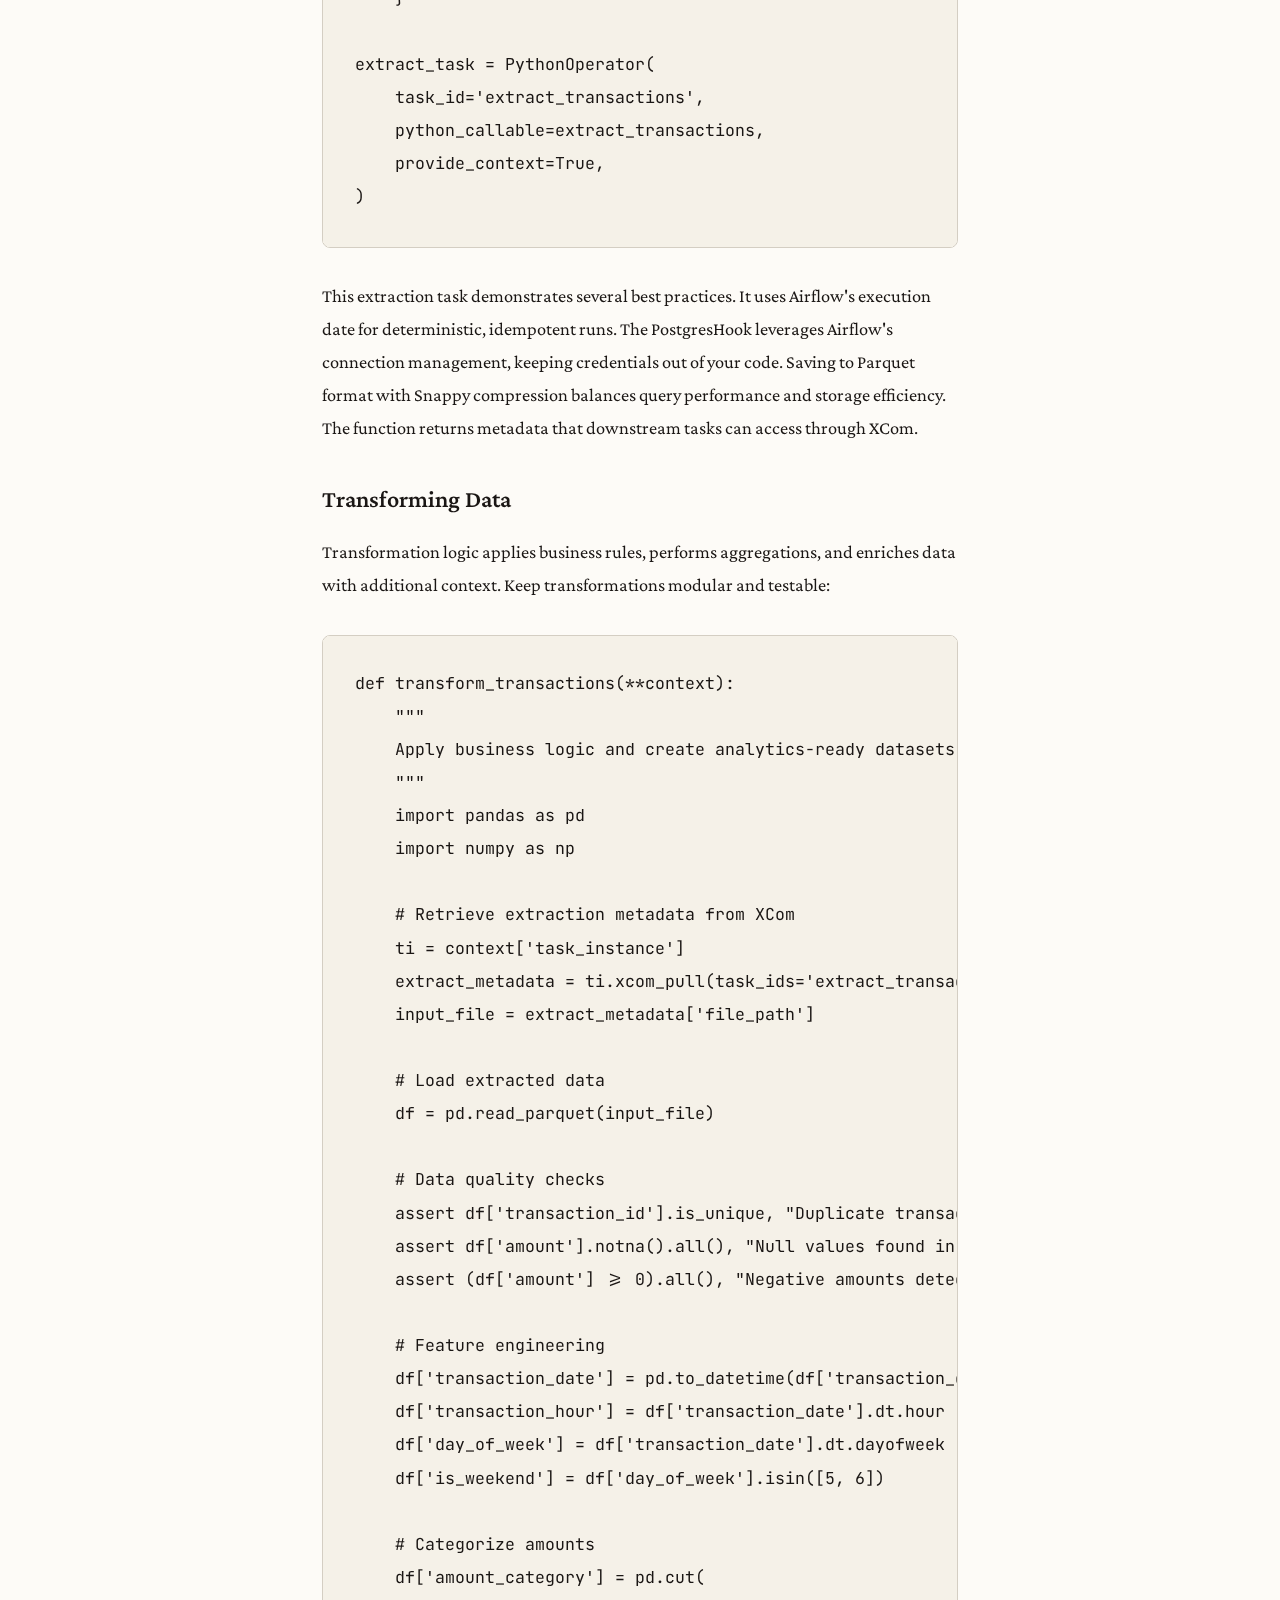
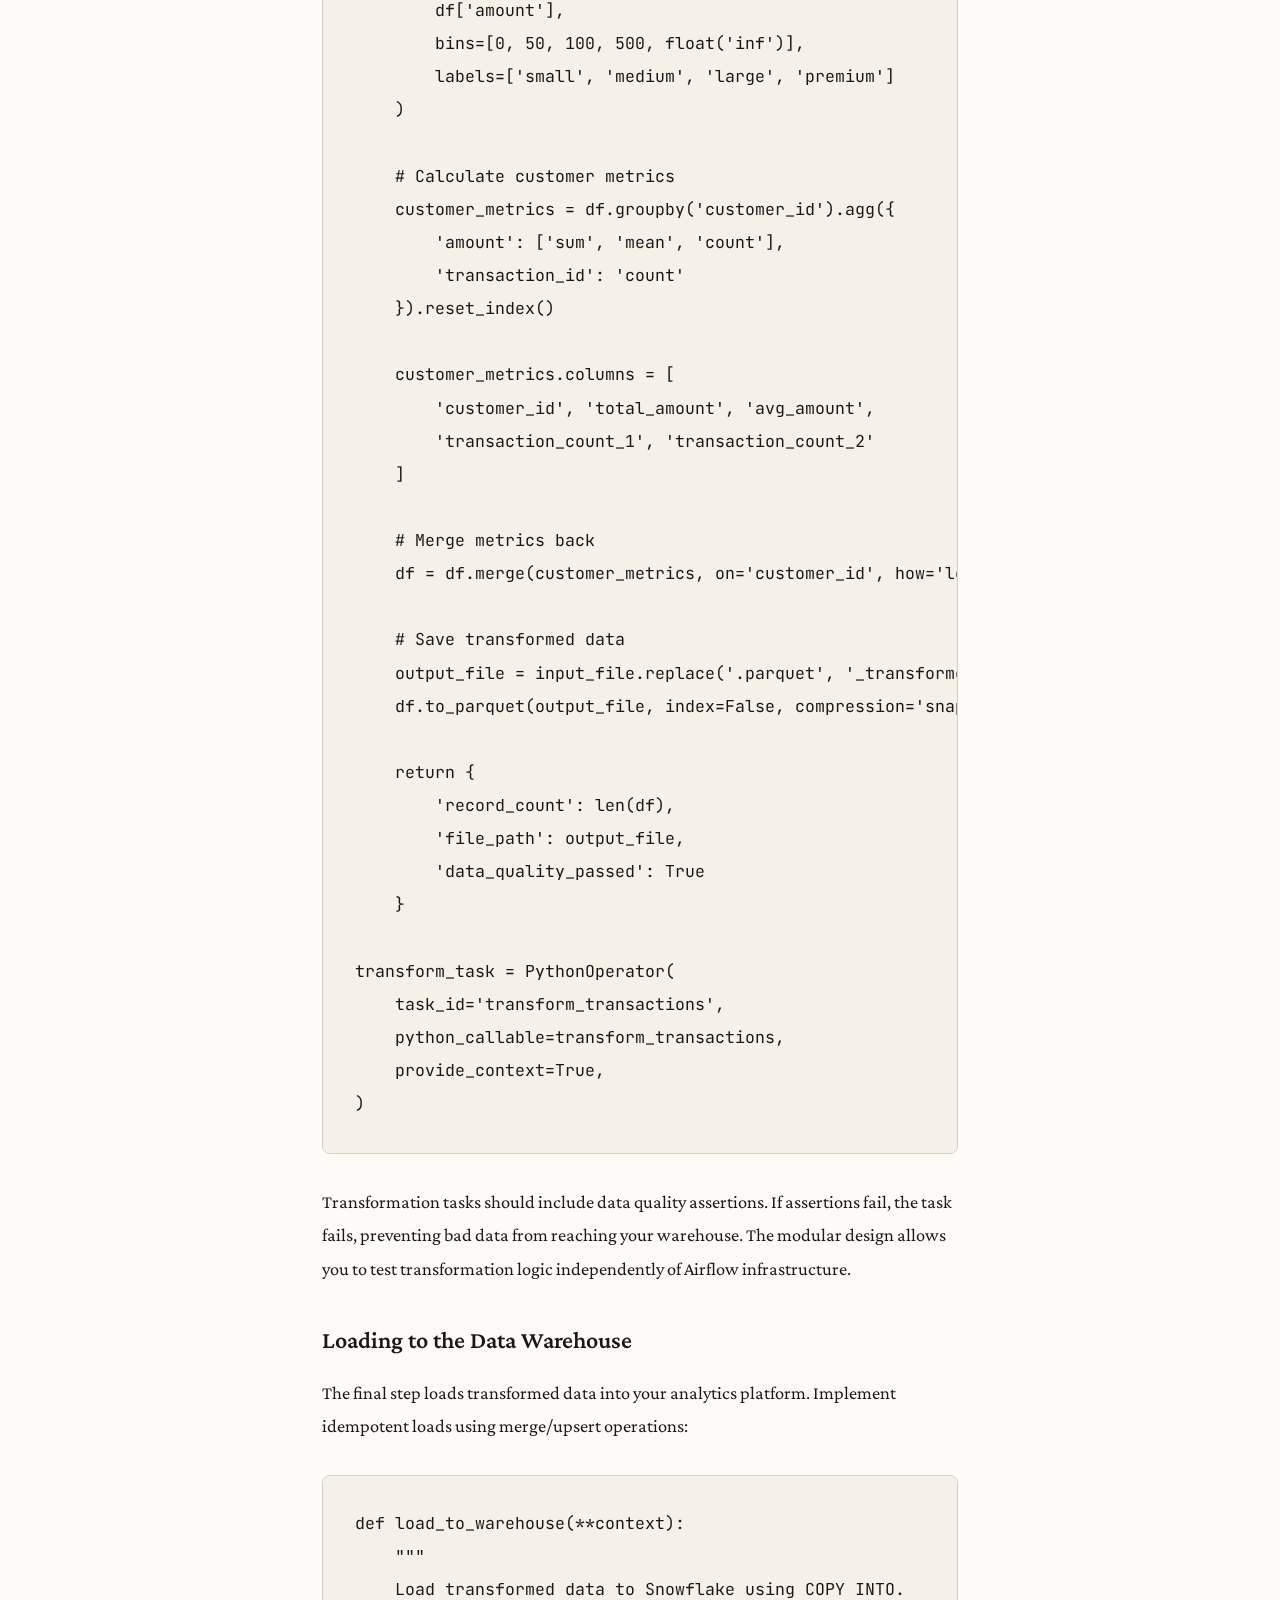
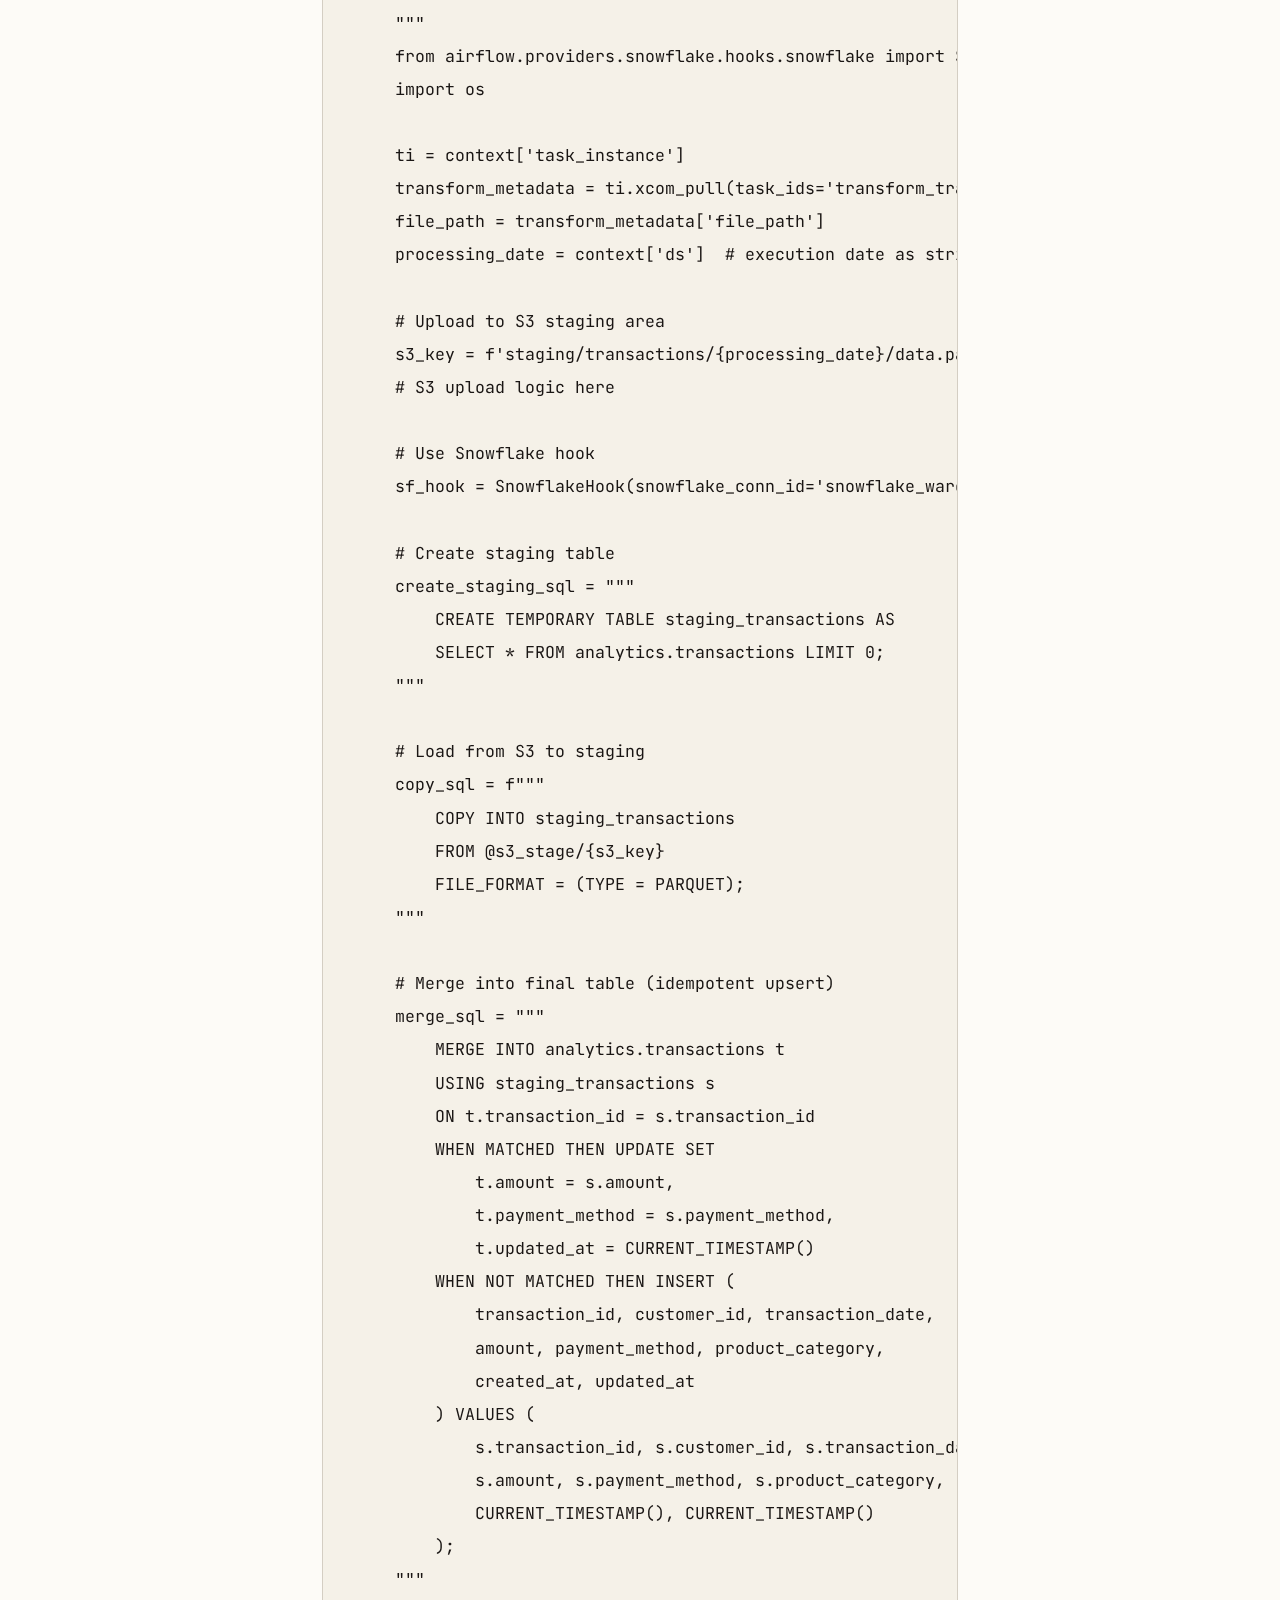
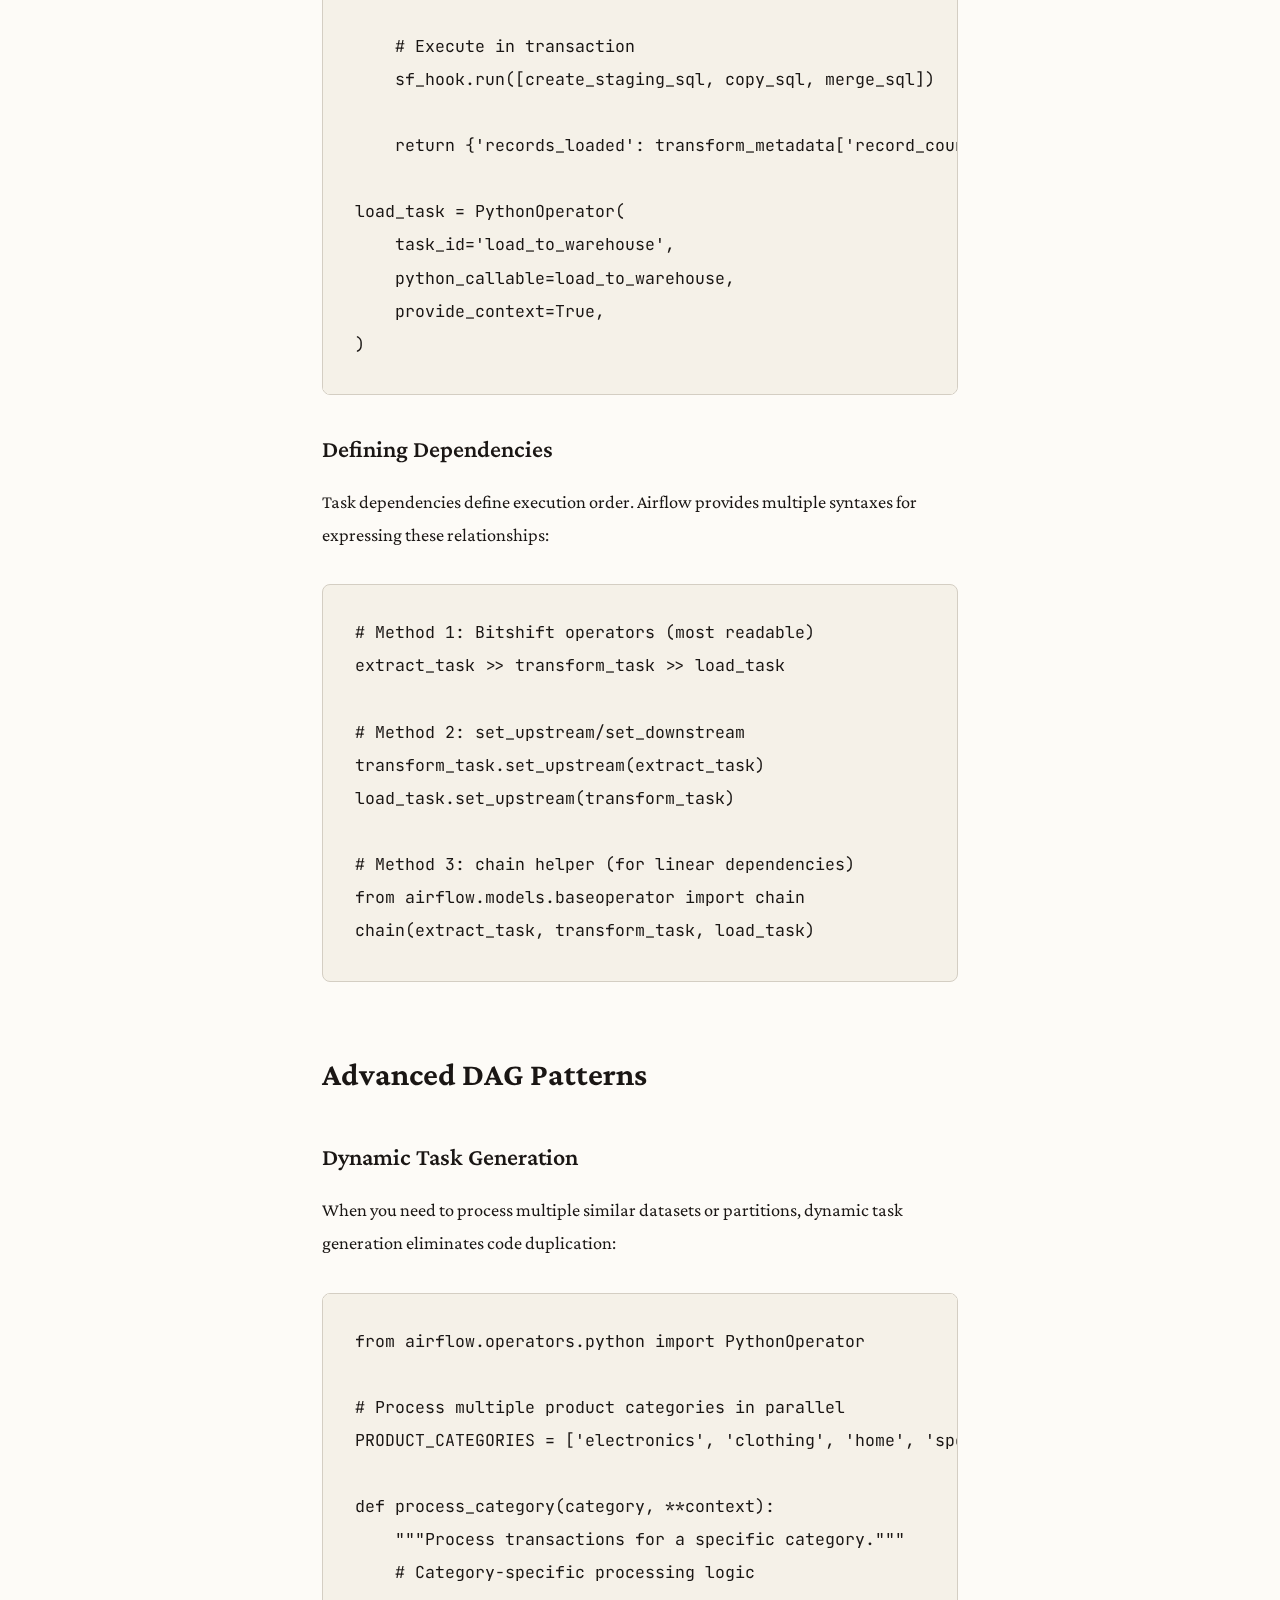
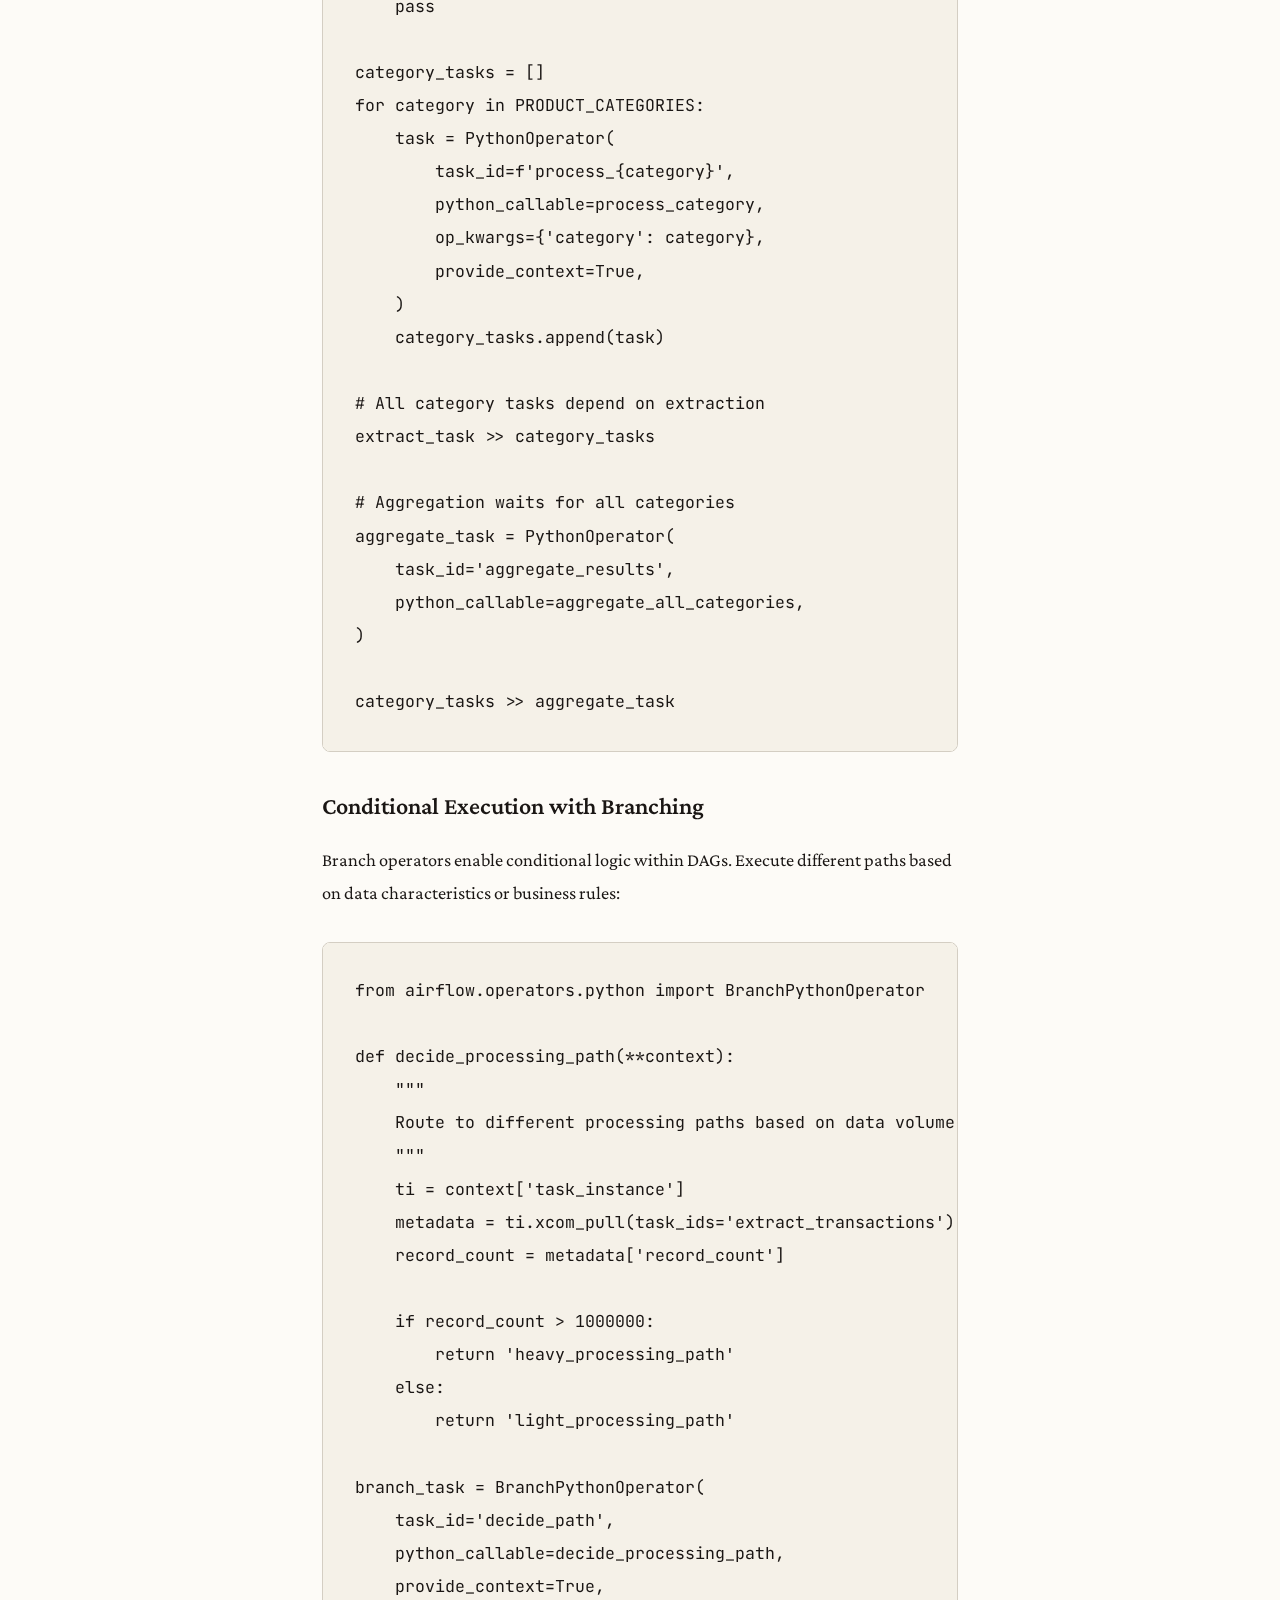
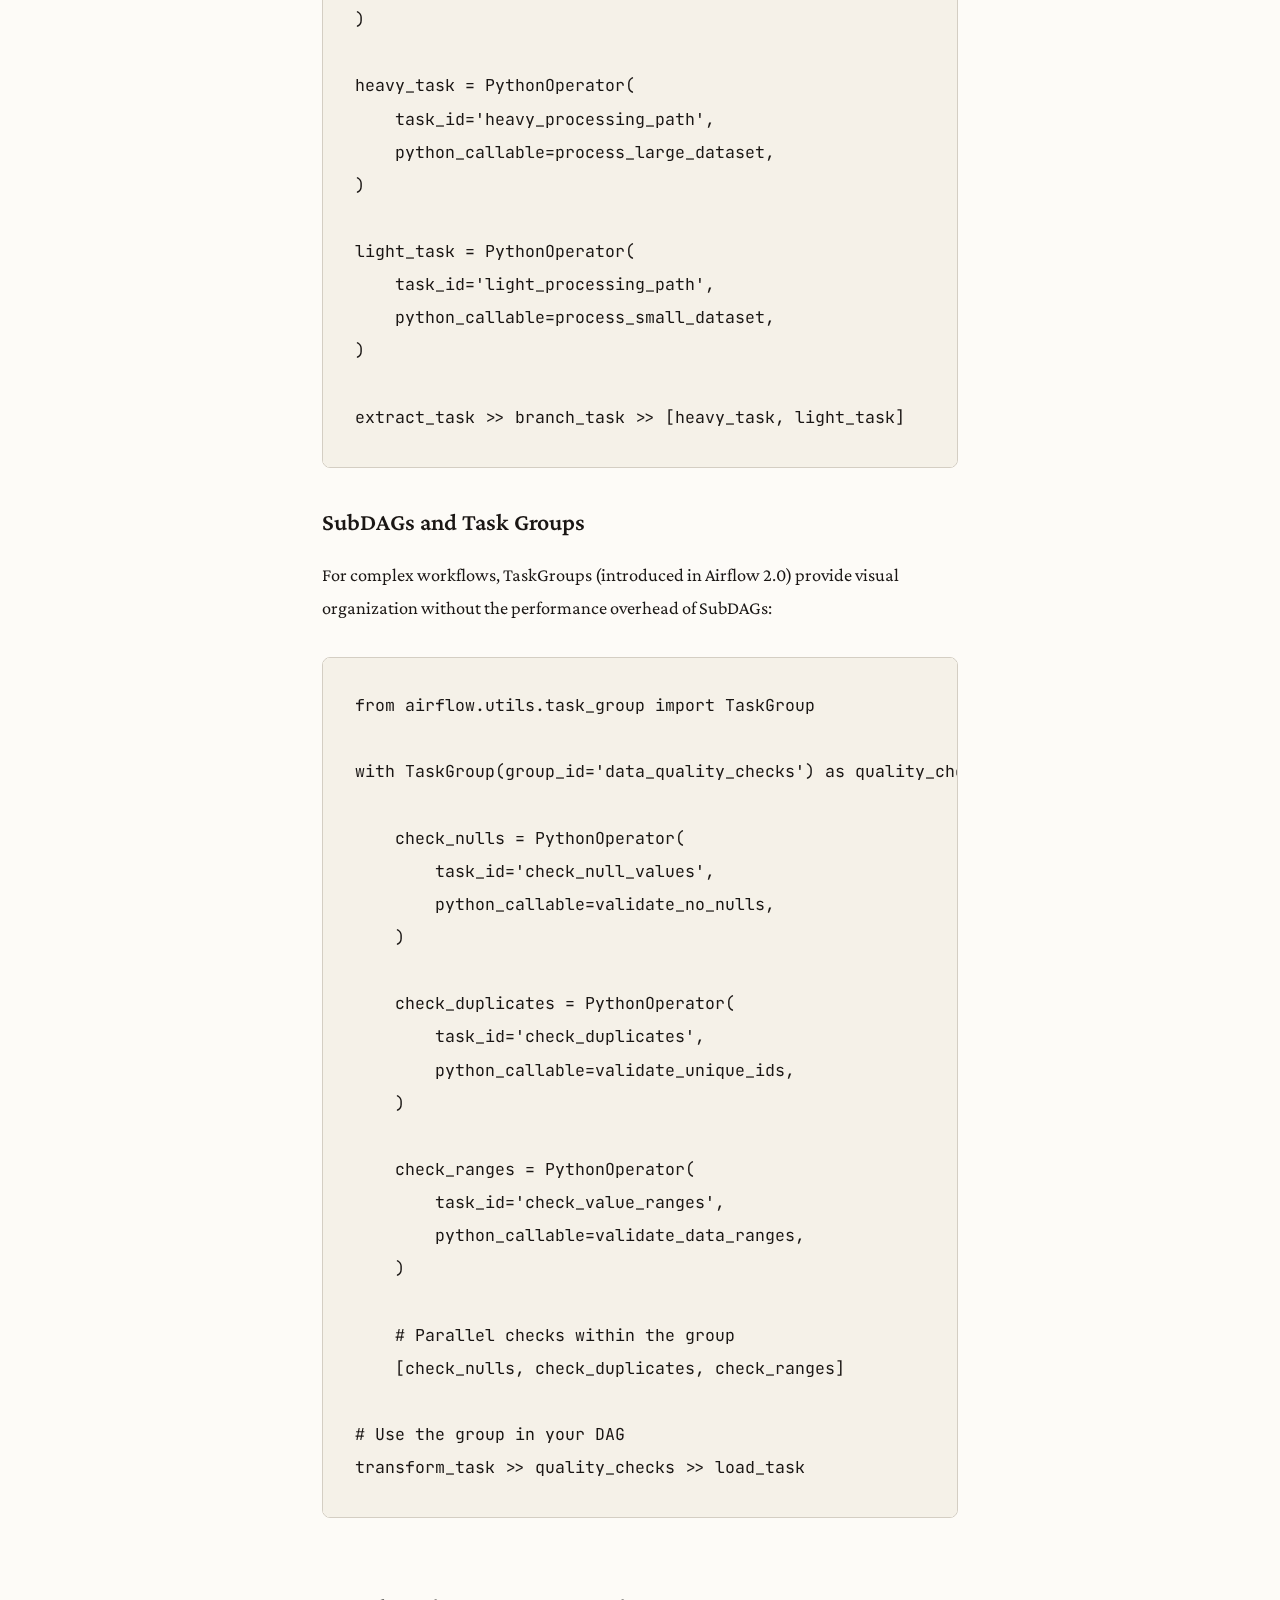
<file: building-modern-data-pipelines-airflow.html>
<!DOCTYPE html>
<html lang="en">
<head>
    <meta charset="UTF-8">
    <meta name="viewport" content="width=device-width, initial-scale=1.0">
    <title>Building Modern Data Pipelines with Apache Airflow - Pabesh</title>
    <meta name="description" content="Comprehensive guide to building scalable data pipelines with Apache Airflow. Learn DAG design, orchestration patterns, and production best practices.">
    <link rel="stylesheet" href="styles.css">
    <link rel="preconnect" href="https://fonts.googleapis.com">
    <link rel="preconnect" href="https://fonts.gstatic.com" crossorigin>
    <link href="https://fonts.googleapis.com/css2?family=Crimson+Pro:wght@400;600;700&family=JetBrains+Mono:wght@400;600&display=swap" rel="stylesheet">
</head>
<body>
    <!-- Navigation -->
    <nav class="nav">
        <div class="nav-container">
            <a href="index.html" class="logo">Pabesh</a>
            <div class="nav-links">
                <a href="index.html" class="nav-link">Home</a>
                <a href="about.html" class="nav-link">About</a>
                <a href="#" class="nav-link">Archive</a>
            </div>
            <button class="theme-toggle" id="themeToggle" aria-label="Toggle dark mode">
                <span class="theme-icon">◐</span>
            </button>
        </div>
    </nav>

    <!-- Article Header -->
    <header class="article-header">
        <div class="article-category">Data Engineering</div>
        <h1 class="article-title">Building Modern Data Pipelines with Apache Airflow</h1>
        <div class="article-meta">
            <span class="meta-item">By Malcolm Buluku</span>
            <span class="meta-divider">·</span>
            <span class="meta-item">February 9, 2026</span>
            <span class="meta-divider">·</span>
            <span class="meta-item">18 min read</span>
        </div>
        <p class="article-excerpt">
            Discover how to orchestrate complex data workflows, automate ETL processes, and build scalable data engineering solutions that power data-driven decision making.
        </p>
    </header>

    <!-- Article Content -->
    <article class="article-content">
        <p>
            In today's data-driven world, organizations process terabytes of data daily across multiple systems and platforms. Apache Airflow has emerged as the industry standard for orchestrating these complex data workflows, enabling data engineers to build, schedule, and monitor pipelines with unprecedented clarity and control. This comprehensive guide will take you from fundamental concepts to production-ready implementations.
        </p>

        <h2>Why Apache Airflow?</h2>
        
        <p>
            Before diving into implementation details, it's crucial to understand why Airflow has become the go-to solution for data orchestration. Traditional cron-based scheduling falls short when dealing with data dependencies, failure recovery, and monitoring at scale. Airflow addresses these challenges through its directed acyclic graph (DAG) architecture, which represents workflows as code.
        </p>

        <p>
            Unlike proprietary workflow tools, Airflow is open-source, Python-based, and incredibly flexible. You can integrate it with virtually any data system—from cloud data warehouses like Snowflake and BigQuery to streaming platforms like Kafka and batch processing frameworks like Spark. The platform's extensive operator library means you can orchestrate tasks across AWS, GCP, Azure, and on-premises infrastructure from a single interface.
        </p>

        <p>
            The real power of Airflow lies in its "configuration as code" philosophy. Your entire data pipeline becomes version-controlled, testable, and reviewable through standard software engineering practices. This approach eliminates the brittle, hard-to-maintain workflows that plague many data operations.
        </p>

        <h2>Core Architecture and Components</h2>

        <p>
            Understanding Airflow's architecture is essential for building robust pipelines. The platform consists of several interconnected components, each serving a specific purpose in workflow execution and management.
        </p>

        <h3>The Scheduler</h3>

        <p>
            The scheduler is the brain of Airflow. It continuously parses your DAG files, determines which tasks are ready to run based on their dependencies and schedules, and submits them to the executor. The scheduler operates on a configurable interval (typically every few seconds) and maintains the state of all tasks in the metadata database. For production deployments, you can run multiple schedulers in high-availability mode to ensure continuous operation even during maintenance or failures.
        </p>

        <h3>The Executor</h3>

        <p>
            Executors determine how and where tasks actually run. The SequentialExecutor runs tasks one at a time on the same machine—useful for development but not for production. The LocalExecutor spawns multiple processes on a single machine using Python's multiprocessing module, suitable for moderate workloads. For horizontal scaling, the CeleryExecutor distributes tasks across multiple worker machines using a message queue like Redis or RabbitMQ. The KubernetesExecutor dynamically provisions pods for each task, offering maximum flexibility and resource isolation in containerized environments.
        </p>

        <h3>The Web Server</h3>

        <p>
            Airflow's web interface provides comprehensive visibility into your data pipelines. You can visualize DAG structure, monitor task execution in real-time, view logs, manually trigger runs, and investigate failures. The UI also exposes powerful features like backfilling historical data, clearing task states, and managing connections to external systems. The web server is built on Flask and can be scaled horizontally by running multiple instances behind a load balancer.
        </p>

        <h3>The Metadata Database</h3>

        <p>
            Every piece of state in Airflow—DAG structures, task instances, execution history, connection credentials, variables, and user information—is stored in the metadata database. PostgreSQL and MySQL are the recommended choices for production. The database schema is well-designed for performance, with proper indexing on frequently queried columns. Regular maintenance, including vacuum operations and statistics updates, ensures optimal query performance as your task history grows.
        </p>

        <h2>Designing Your First Data Pipeline</h2>

        <p>
            Let's build a practical ETL pipeline that extracts customer transaction data from a source database, transforms it for analytics, and loads it into a data warehouse. This example demonstrates fundamental Airflow concepts while solving a real-world problem.
        </p>

        <h3>Defining the DAG</h3>

        <p>
            Every Airflow pipeline starts with a DAG definition. The DAG object encapsulates metadata about your workflow—when it should run, how failures are handled, and dependencies between tasks. Here's a well-structured example:
        </p>

        <pre><code>from airflow import DAG
from airflow.operators.python import PythonOperator
from airflow.providers.postgres.operators.postgres import PostgresOperator
from airflow.providers.snowflake.operators.snowflake import SnowflakeOperator
from datetime import datetime, timedelta
from airflow.utils.dates import days_ago

default_args = {
    'owner': 'data-engineering-team',
    'depends_on_past': False,
    'email': ['data-alerts@company.com'],
    'email_on_failure': True,
    'email_on_retry': False,
    'retries': 3,
    'retry_delay': timedelta(minutes=5),
    'execution_timeout': timedelta(hours=2),
}

with DAG(
    dag_id='customer_transactions_etl',
    default_args=default_args,
    description='Daily ETL for customer transaction analytics',
    schedule_interval='0 2 * * *',  # Run at 2 AM daily
    start_date=days_ago(1),
    catchup=False,
    tags=['etl', 'analytics', 'customer-data'],
    max_active_runs=1,
) as dag:
    
    # Tasks will be defined here
    pass</code></pre>

        <p>
            Let's break down these parameters. The <code>dag_id</code> must be unique across your Airflow instance. The <code>schedule_interval</code> uses cron syntax—this pipeline runs daily at 2 AM UTC. Setting <code>catchup=False</code> prevents Airflow from backfilling all missed runs when you first deploy the DAG. The <code>max_active_runs=1</code> ensures only one instance runs at a time, preventing race conditions when tasks write to the same destination.
        </p>

        <h3>Extracting Data</h3>

        <p>
            The extraction phase queries your source system and stages data for transformation. Implement extraction logic that handles pagination, incremental loading, and API rate limits:
        </p>

        <pre><code>def extract_transactions(**context):
    """
    Extract yesterday's transactions from source database.
    Uses Airflow's execution_date for incremental processing.
    """
    from airflow.providers.postgres.hooks.postgres import PostgresHook
    import pandas as pd
    
    execution_date = context['execution_date']
    start_date = execution_date.strftime('%Y-%m-%d')
    end_date = (execution_date + timedelta(days=1)).strftime('%Y-%m-%d')
    
    # Use Airflow's connection management
    pg_hook = PostgresHook(postgres_conn_id='source_db')
    
    query = f"""
        SELECT 
            transaction_id,
            customer_id,
            transaction_date,
            amount,
            payment_method,
            product_category,
            status
        FROM transactions
        WHERE transaction_date >= '{start_date}'
          AND transaction_date < '{end_date}'
          AND status NOT IN ('cancelled', 'failed')
    """
    
    # Fetch data in chunks to manage memory
    df = pg_hook.get_pandas_df(query)
    
    # Store to temporary location using XCom or file system
    temp_file = f'/tmp/transactions_{start_date}.parquet'
    df.to_parquet(temp_file, index=False, compression='snappy')
    
    # Return metadata for downstream tasks
    return {
        'record_count': len(df),
        'file_path': temp_file,
        'processing_date': start_date
    }

extract_task = PythonOperator(
    task_id='extract_transactions',
    python_callable=extract_transactions,
    provide_context=True,
)</code></pre>

        <p>
            This extraction task demonstrates several best practices. It uses Airflow's execution date for deterministic, idempotent runs. The PostgresHook leverages Airflow's connection management, keeping credentials out of your code. Saving to Parquet format with Snappy compression balances query performance and storage efficiency. The function returns metadata that downstream tasks can access through XCom.
        </p>

        <h3>Transforming Data</h3>

        <p>
            Transformation logic applies business rules, performs aggregations, and enriches data with additional context. Keep transformations modular and testable:
        </p>

        <pre><code>def transform_transactions(**context):
    """
    Apply business logic and create analytics-ready datasets.
    """
    import pandas as pd
    import numpy as np
    
    # Retrieve extraction metadata from XCom
    ti = context['task_instance']
    extract_metadata = ti.xcom_pull(task_ids='extract_transactions')
    input_file = extract_metadata['file_path']
    
    # Load extracted data
    df = pd.read_parquet(input_file)
    
    # Data quality checks
    assert df['transaction_id'].is_unique, "Duplicate transaction IDs detected"
    assert df['amount'].notna().all(), "Null values found in amount column"
    assert (df['amount'] >= 0).all(), "Negative amounts detected"
    
    # Feature engineering
    df['transaction_date'] = pd.to_datetime(df['transaction_date'])
    df['transaction_hour'] = df['transaction_date'].dt.hour
    df['day_of_week'] = df['transaction_date'].dt.dayofweek
    df['is_weekend'] = df['day_of_week'].isin([5, 6])
    
    # Categorize amounts
    df['amount_category'] = pd.cut(
        df['amount'],
        bins=[0, 50, 100, 500, float('inf')],
        labels=['small', 'medium', 'large', 'premium']
    )
    
    # Calculate customer metrics
    customer_metrics = df.groupby('customer_id').agg({
        'amount': ['sum', 'mean', 'count'],
        'transaction_id': 'count'
    }).reset_index()
    
    customer_metrics.columns = [
        'customer_id', 'total_amount', 'avg_amount', 
        'transaction_count_1', 'transaction_count_2'
    ]
    
    # Merge metrics back
    df = df.merge(customer_metrics, on='customer_id', how='left')
    
    # Save transformed data
    output_file = input_file.replace('.parquet', '_transformed.parquet')
    df.to_parquet(output_file, index=False, compression='snappy')
    
    return {
        'record_count': len(df),
        'file_path': output_file,
        'data_quality_passed': True
    }

transform_task = PythonOperator(
    task_id='transform_transactions',
    python_callable=transform_transactions,
    provide_context=True,
)</code></pre>

        <p>
            Transformation tasks should include data quality assertions. If assertions fail, the task fails, preventing bad data from reaching your warehouse. The modular design allows you to test transformation logic independently of Airflow infrastructure.
        </p>

        <h3>Loading to the Data Warehouse</h3>

        <p>
            The final step loads transformed data into your analytics platform. Implement idempotent loads using merge/upsert operations:
        </p>

        <pre><code>def load_to_warehouse(**context):
    """
    Load transformed data to Snowflake using COPY INTO.
    """
    from airflow.providers.snowflake.hooks.snowflake import SnowflakeHook
    import os
    
    ti = context['task_instance']
    transform_metadata = ti.xcom_pull(task_ids='transform_transactions')
    file_path = transform_metadata['file_path']
    processing_date = context['ds']  # execution date as string
    
    # Upload to S3 staging area
    s3_key = f'staging/transactions/{processing_date}/data.parquet'
    # S3 upload logic here
    
    # Use Snowflake hook
    sf_hook = SnowflakeHook(snowflake_conn_id='snowflake_warehouse')
    
    # Create staging table
    create_staging_sql = """
        CREATE TEMPORARY TABLE staging_transactions AS
        SELECT * FROM analytics.transactions LIMIT 0;
    """
    
    # Load from S3 to staging
    copy_sql = f"""
        COPY INTO staging_transactions
        FROM @s3_stage/{s3_key}
        FILE_FORMAT = (TYPE = PARQUET);
    """
    
    # Merge into final table (idempotent upsert)
    merge_sql = """
        MERGE INTO analytics.transactions t
        USING staging_transactions s
        ON t.transaction_id = s.transaction_id
        WHEN MATCHED THEN UPDATE SET
            t.amount = s.amount,
            t.payment_method = s.payment_method,
            t.updated_at = CURRENT_TIMESTAMP()
        WHEN NOT MATCHED THEN INSERT (
            transaction_id, customer_id, transaction_date,
            amount, payment_method, product_category,
            created_at, updated_at
        ) VALUES (
            s.transaction_id, s.customer_id, s.transaction_date,
            s.amount, s.payment_method, s.product_category,
            CURRENT_TIMESTAMP(), CURRENT_TIMESTAMP()
        );
    """
    
    # Execute in transaction
    sf_hook.run([create_staging_sql, copy_sql, merge_sql])
    
    return {'records_loaded': transform_metadata['record_count']}

load_task = PythonOperator(
    task_id='load_to_warehouse',
    python_callable=load_to_warehouse,
    provide_context=True,
)</code></pre>

        <h3>Defining Dependencies</h3>

        <p>
            Task dependencies define execution order. Airflow provides multiple syntaxes for expressing these relationships:
        </p>

        <pre><code># Method 1: Bitshift operators (most readable)
extract_task >> transform_task >> load_task

# Method 2: set_upstream/set_downstream
transform_task.set_upstream(extract_task)
load_task.set_upstream(transform_task)

# Method 3: chain helper (for linear dependencies)
from airflow.models.baseoperator import chain
chain(extract_task, transform_task, load_task)</code></pre>

        <h2>Advanced DAG Patterns</h2>

        <h3>Dynamic Task Generation</h3>

        <p>
            When you need to process multiple similar datasets or partitions, dynamic task generation eliminates code duplication:
        </p>

        <pre><code>from airflow.operators.python import PythonOperator

# Process multiple product categories in parallel
PRODUCT_CATEGORIES = ['electronics', 'clothing', 'home', 'sports', 'books']

def process_category(category, **context):
    """Process transactions for a specific category."""
    # Category-specific processing logic
    pass

category_tasks = []
for category in PRODUCT_CATEGORIES:
    task = PythonOperator(
        task_id=f'process_{category}',
        python_callable=process_category,
        op_kwargs={'category': category},
        provide_context=True,
    )
    category_tasks.append(task)

# All category tasks depend on extraction
extract_task >> category_tasks

# Aggregation waits for all categories
aggregate_task = PythonOperator(
    task_id='aggregate_results',
    python_callable=aggregate_all_categories,
)

category_tasks >> aggregate_task</code></pre>

        <h3>Conditional Execution with Branching</h3>

        <p>
            Branch operators enable conditional logic within DAGs. Execute different paths based on data characteristics or business rules:
        </p>

        <pre><code>from airflow.operators.python import BranchPythonOperator

def decide_processing_path(**context):
    """
    Route to different processing paths based on data volume.
    """
    ti = context['task_instance']
    metadata = ti.xcom_pull(task_ids='extract_transactions')
    record_count = metadata['record_count']
    
    if record_count > 1000000:
        return 'heavy_processing_path'
    else:
        return 'light_processing_path'

branch_task = BranchPythonOperator(
    task_id='decide_path',
    python_callable=decide_processing_path,
    provide_context=True,
)

heavy_task = PythonOperator(
    task_id='heavy_processing_path',
    python_callable=process_large_dataset,
)

light_task = PythonOperator(
    task_id='light_processing_path',
    python_callable=process_small_dataset,
)

extract_task >> branch_task >> [heavy_task, light_task]</code></pre>

        <h3>SubDAGs and Task Groups</h3>

        <p>
            For complex workflows, TaskGroups (introduced in Airflow 2.0) provide visual organization without the performance overhead of SubDAGs:
        </p>

        <pre><code>from airflow.utils.task_group import TaskGroup

with TaskGroup(group_id='data_quality_checks') as quality_checks:
    
    check_nulls = PythonOperator(
        task_id='check_null_values',
        python_callable=validate_no_nulls,
    )
    
    check_duplicates = PythonOperator(
        task_id='check_duplicates',
        python_callable=validate_unique_ids,
    )
    
    check_ranges = PythonOperator(
        task_id='check_value_ranges',
        python_callable=validate_data_ranges,
    )
    
    # Parallel checks within the group
    [check_nulls, check_duplicates, check_ranges]

# Use the group in your DAG
transform_task >> quality_checks >> load_task</code></pre>

        <h2>Production Best Practices</h2>

        <h3>Idempotency</h3>

        <p>
            Every task should be idempotent—running it multiple times with the same inputs produces the same result. This is critical for recovery from failures. Use merge/upsert operations instead of inserts. Include processing dates in partition keys. Implement proper cleanup of temporary resources.
        </p>

        <h3>Error Handling and Retries</h3>

        <p>
            Configure intelligent retry logic at both DAG and task levels:
        </p>

        <pre><code># DAG-level defaults
default_args = {
    'retries': 3,
    'retry_delay': timedelta(minutes=5),
    'retry_exponential_backoff': True,
    'max_retry_delay': timedelta(hours=1),
}

# Task-specific overrides
critical_task = PythonOperator(
    task_id='critical_operation',
    python_callable=critical_function,
    retries=5,  # More retries for critical tasks
    retry_delay=timedelta(minutes=10),
)

# Add task-level callbacks
def task_failure_alert(context):
    """Send detailed alerts on task failure."""
    task_instance = context['task_instance']
    # Send to Slack, PagerDuty, etc.
    pass

monitored_task = PythonOperator(
    task_id='monitored_operation',
    python_callable=important_function,
    on_failure_callback=task_failure_alert,
)</code></pre>

        <h3>Connection and Variable Management</h3>

        <p>
            Never hardcode credentials or configuration values. Use Airflow's connection and variable management with secret backends:
        </p>

        <pre><code># Store in Airflow UI or environment
from airflow.models import Variable
from airflow.hooks.base import BaseHook

# Get configuration variables
warehouse_schema = Variable.get('warehouse_schema', default_var='analytics')
batch_size = Variable.get('processing_batch_size', default_var=1000, deserialize_json=True)

# Get connection details
warehouse_conn = BaseHook.get_connection('snowflake_warehouse')
db_host = warehouse_conn.host
db_port = warehouse_conn.port</code></pre>

        <h3>Resource Management</h3>

        <p>
            Control resource consumption using pools and task concurrency limits:
        </p>

        <pre><code># Create pools in Airflow UI: Admin > Pools
# Name: database_connections, Slots: 5

database_task = PythonOperator(
    task_id='query_database',
    python_callable=run_query,
    pool='database_connections',  # Limit concurrent DB connections
    priority_weight=10,  # Higher priority tasks run first
)

# Limit task-level concurrency
parallel_processing = PythonOperator(
    task_id='parallel_work',
    python_callable=process_in_parallel,
    max_active_tis_per_dag=3,  # Max 3 instances across all DAG runs
)</code></pre>

        <h2>Monitoring and Observability</h2>

        <h3>Service Level Agreements (SLAs)</h3>

        <p>
            Define SLAs to catch slow-running or stuck tasks:
        </p>

        <pre><code>def sla_miss_callback(dag, task_list, blocking_task_list, slas, blocking_tis):
    """Alert when tasks miss their SLA."""
    # Send notifications
    pass

with DAG(
    dag_id='time_sensitive_pipeline',
    default_args=default_args,
    sla_miss_callback=sla_miss_callback,
) as dag:
    
    time_critical_task = PythonOperator(
        task_id='must_complete_quickly',
        python_callable=quick_operation,
        sla=timedelta(minutes=30),  # Alert if takes > 30 min
    )</code></pre>

        <h3>Custom Metrics</h3>

        <p>
            Emit custom metrics for monitoring dashboards:
        </p>

        <pre><code>from airflow.stats import Stats

def process_with_metrics(**context):
    """Emit custom metrics during processing."""
    start_time = time.time()
    
    # Your processing logic
    records_processed = 1000
    
    # Emit metrics
    Stats.incr('custom.records_processed', records_processed)
    Stats.gauge('custom.processing_time', time.time() - start_time)
    Stats.gauge('custom.pipeline_lag', calculate_lag())
    
    return records_processed</code></pre>

        <h3>Log Management</h3>

        <p>
            Configure remote log storage for centralized access and long-term retention:
        </p>

        <pre><code># airflow.cfg
[logging]
remote_logging = True
remote_base_log_folder = s3://my-bucket/airflow-logs
remote_log_conn_id = aws_default
encrypt_s3_logs = True</code></pre>

        <h2>Scaling Airflow</h2>

        <h3>Horizontal Scaling with Celery</h3>

        <p>
            For high-throughput workloads, deploy Airflow with the CeleryExecutor across multiple worker nodes. Each worker can be configured with specific queues for workload isolation:
        </p>

        <pre><code># Assign tasks to specific queues
cpu_intensive_task = PythonOperator(
    task_id='heavy_computation',
    python_callable=complex_calculation,
    queue='compute_queue',  # Runs on compute-optimized workers
)

io_task = PythonOperator(
    task_id='data_transfer',
    python_callable=transfer_data,
    queue='io_queue',  # Runs on I/O optimized workers
)</code></pre>

        <h3>Kubernetes Executor</h3>

        <p>
            The KubernetesExecutor offers maximum flexibility by launching each task in its own pod:
        </p>

        <pre><code>from kubernetes.client import models as k8s

specialized_task = PythonOperator(
    task_id='gpu_processing',
    python_callable=gpu_workload,
    executor_config={
        'pod_override': k8s.V1Pod(
            spec=k8s.V1PodSpec(
                containers=[
                    k8s.V1Container(
                        name='base',
                        resources=k8s.V1ResourceRequirements(
                            requests={'memory': '8Gi', 'cpu': '4'},
                            limits={'memory': '16Gi', 'cpu': '8', 'nvidia.com/gpu': '1'}
                        )
                    )
                ]
            )
        )
    }
)</code></pre>

        <h2>Testing and CI/CD</h2>

        <h3>Unit Testing DAGs</h3>

        <p>
            Write tests for your DAG structure and task logic:
        </p>

        <pre><code>import pytest
from airflow.models import DagBag

def test_dag_loads_without_errors():
    """Ensure DAG file contains valid Python and Airflow code."""
    dagbag = DagBag(dag_folder='dags/', include_examples=False)
    assert len(dagbag.import_errors) == 0, f"DAG import failures: {dagbag.import_errors}"

def test_dag_structure():
    """Verify DAG has expected tasks and dependencies."""
    dagbag = DagBag(dag_folder='dags/', include_examples=False)
    dag = dagbag.get_dag('customer_transactions_etl')
    
    assert dag is not None
    assert len(dag.tasks) == 3
    assert 'extract_transactions' in dag.task_ids
    
    # Check dependencies
    extract_task = dag.get_task('extract_transactions')
    assert len(extract_task.downstream_task_ids) == 1

def test_transformation_logic():
    """Test transformation function independently."""
    from dags.customer_transactions import transform_transactions
    
    # Create test data
    test_df = pd.DataFrame({
        'transaction_id': [1, 2, 3],
        'amount': [100, 200, 300]
    })
    
    # Test transformation
    result = transform_transactions(test_df)
    assert 'amount_category' in result.columns</code></pre>

        <h3>Integration Testing</h3>

        <p>
            Test DAG execution in a sandboxed environment:
        </p>

        <pre><code>def test_dag_execution():
    """Execute DAG in test mode."""
    from airflow.models import DagBag
    from airflow.utils.state import State
    
    dagbag = DagBag(dag_folder='dags/')
    dag = dagbag.get_dag('customer_transactions_etl')
    
    # Run with test execution date
    execution_date = datetime(2026, 1, 1)
    dag.run(start_date=execution_date, end_date=execution_date)
    
    # Verify all tasks succeeded
    dag_run = dag.get_dagrun(execution_date)
    for task_id in dag.task_ids:
        task_instance = dag_run.get_task_instance(task_id)
        assert task_instance.state == State.SUCCESS</code></pre>

        <h2>Real-World Use Cases</h2>

        <h3>ML Model Training Pipeline</h3>

        <p>
            Orchestrate end-to-end machine learning workflows from data preparation through model deployment:
        </p>

        <pre><code>with DAG('ml_training_pipeline', ...) as dag:
    
    # Data preparation
    extract_features = PythonOperator(task_id='extract_features', ...)
    validate_data = PythonOperator(task_id='validate_data', ...)
    
    # Model training
    train_model = PythonOperator(task_id='train_model', ...)
    evaluate_model = PythonOperator(task_id='evaluate_model', ...)
    
    # Deployment decision
    should_deploy = BranchPythonOperator(task_id='check_metrics', ...)
    deploy_model = KubernetesPodOperator(task_id='deploy_to_prod', ...)
    
    extract_features >> validate_data >> train_model >> evaluate_model
    evaluate_model >> should_deploy >> deploy_model</code></pre>

        <h3>Data Lake Ingestion</h3>

        <p>
            Continuously ingest data from various sources into your data lake with proper partitioning and cataloging:
        </p>

        <pre><code>SOURCES = ['salesforce', 'zendesk', 'stripe', 'google_analytics']

for source in SOURCES:
    ingest = PythonOperator(
        task_id=f'ingest_{source}',
        python_callable=ingest_data,
        op_kwargs={'source': source, 'target': 's3://data-lake/raw/'},
    )
    
    catalog = PythonOperator(
        task_id=f'catalog_{source}',
        python_callable=update_glue_catalog,
        op_kwargs={'source': source},
    )
    
    ingest >> catalog</code></pre>

        <h2>Conclusion</h2>

        <p>
            Apache Airflow has fundamentally transformed how organizations build and manage data pipelines. By representing workflows as code, you gain the benefits of version control, code review, automated testing, and collaborative development. The platform's extensibility means you can integrate virtually any data system, while its robust scheduling and monitoring capabilities ensure reliable execution at scale.
        </p>

        <p>
            Success with Airflow requires more than just technical knowledge—it demands thoughtful design, attention to operational details, and commitment to best practices. Start simple with basic DAGs, gradually incorporate advanced patterns as needs grow, and always prioritize idempotency, monitoring, and error handling. Invest in proper testing infrastructure and establish clear conventions within your team.
        </p>

        <p>
            As data volumes and complexity continue to grow, Airflow's declarative approach to workflow orchestration positions it as a critical component of the modern data stack. Whether you're building simple ETL pipelines or orchestrating complex multi-stage machine learning workflows, Airflow provides the foundation for reliable, scalable data operations.
        </p>

        <p>
            The journey to mastery involves continuous learning and adaptation. Engage with the vibrant Airflow community, stay current with new features and best practices, and don't hesitate to contribute back through bug reports, feature requests, or code contributions. Your data pipeline is only as good as the orchestration layer that manages it—make it robust, make it scalable, and make it maintainable.
        </p>
    </article>

    <!-- Footer -->
    <footer class="footer">
        <div class="footer-content">
            <div class="footer-section">
                <h3 class="footer-title">Pabesh</h3>
                <p class="footer-text">Empowering data professionals with insights on analytics, engineering, and the modern data stack.</p>
                
                <!-- Social Media Links -->
                <div class="social-links">
                    <a href="https://twitter.com/pabesh" target="_blank" rel="noopener noreferrer" aria-label="Twitter" class="social-link">
                        <svg width="24" height="24" viewBox="0 0 24 24" fill="currentColor">
                            <path d="M18.244 2.25h3.308l-7.227 8.26 8.502 11.24H16.17l-5.214-6.817L4.99 21.75H1.68l7.73-8.835L1.254 2.25H8.08l4.713 6.231zm-1.161 17.52h1.833L7.084 4.126H5.117z"/>
                        </svg>
                    </a>
                    <a href="https://linkedin.com/company/pabesh" target="_blank" rel="noopener noreferrer" aria-label="LinkedIn" class="social-link">
                        <svg width="24" height="24" viewBox="0 0 24 24" fill="currentColor">
                            <path d="M20.447 20.452h-3.554v-5.569c0-1.328-.027-3.037-1.852-3.037-1.853 0-2.136 1.445-2.136 2.939v5.667H9.351V9h3.414v1.561h.046c.477-.9 1.637-1.85 3.37-1.85 3.601 0 4.267 2.37 4.267 5.455v6.286zM5.337 7.433c-1.144 0-2.063-.926-2.063-2.065 0-1.138.92-2.063 2.063-2.063 1.14 0 2.064.925 2.064 2.063 0 1.139-.925 2.065-2.064 2.065zm1.782 13.019H3.555V9h3.564v11.452zM22.225 0H1.771C.792 0 0 .774 0 1.729v20.542C0 23.227.792 24 1.771 24h20.451C23.2 24 24 23.227 24 22.271V1.729C24 .774 23.2 0 22.222 0h.003z"/>
                        </svg>
                    </a>
                    <a href="https://github.com/pabesh" target="_blank" rel="noopener noreferrer" aria-label="GitHub" class="social-link">
                        <svg width="24" height="24" viewBox="0 0 24 24" fill="currentColor">
                            <path d="M12 0c-6.626 0-12 5.373-12 12 0 5.302 3.438 9.8 8.207 11.387.599.111.793-.261.793-.577v-2.234c-3.338.726-4.033-1.416-4.033-1.416-.546-1.387-1.333-1.756-1.333-1.756-1.089-.745.083-.729.083-.729 1.205.084 1.839 1.237 1.839 1.237 1.07 1.834 2.807 1.304 3.492.997.107-.775.418-1.305.762-1.604-2.665-.305-5.467-1.334-5.467-5.931 0-1.311.469-2.381 1.236-3.221-.124-.303-.535-1.524.117-3.176 0 0 1.008-.322 3.301 1.23.957-.266 1.983-.399 3.003-.404 1.02.005 2.047.138 3.006.404 2.291-1.552 3.297-1.23 3.297-1.23.653 1.653.242 2.874.118 3.176.77.84 1.235 1.911 1.235 3.221 0 4.609-2.807 5.624-5.479 5.921.43.372.823 1.102.823 2.222v3.293c0 .319.192.694.801.576 4.765-1.589 8.199-6.086 8.199-11.386 0-6.627-5.373-12-12-12z"/>
                        </svg>
                    </a>
                    <a href="https://medium.com/@pabesh" target="_blank" rel="noopener noreferrer" aria-label="Medium" class="social-link">
                        <svg width="24" height="24" viewBox="0 0 24 24" fill="currentColor">
                            <path d="M13.54 12a6.8 6.8 0 01-6.77 6.82A6.8 6.8 0 010 12a6.8 6.8 0 016.77-6.82A6.8 6.8 0 0113.54 12zM20.96 12c0 3.54-1.51 6.42-3.38 6.42-1.87 0-3.39-2.88-3.39-6.42s1.52-6.42 3.39-6.42 3.38 2.88 3.38 6.42M24 12c0 3.17-.53 5.75-1.19 5.75-.66 0-1.19-2.58-1.19-5.75s.53-5.75 1.19-5.75C23.47 6.25 24 8.83 24 12z"/>
                        </svg>
                    </a>
                    <a href="https://youtube.com/@pabesh" target="_blank" rel="noopener noreferrer" aria-label="YouTube" class="social-link">
                        <svg width="24" height="24" viewBox="0 0 24 24" fill="currentColor">
                            <path d="M23.498 6.186a3.016 3.016 0 0 0-2.122-2.136C19.505 3.545 12 3.545 12 3.545s-7.505 0-9.377.505A3.017 3.017 0 0 0 .502 6.186C0 8.07 0 12 0 12s0 3.93.502 5.814a3.016 3.016 0 0 0 2.122 2.136c1.871.505 9.376.505 9.376.505s7.505 0 9.377-.505a3.015 3.015 0 0 0 2.122-2.136C24 15.93 24 12 24 12s0-3.93-.502-5.814zM9.545 15.568V8.432L15.818 12l-6.273 3.568z"/>
                        </svg>
                    </a>
                </div>
            </div>
            <div class="footer-section">
                <h4 class="footer-heading">Quick Links</h4>
                <ul class="footer-links">
                    <li><a href="index.html">Home</a></li>
                    <li><a href="about.html">About</a></li>
                    <li><a href="#">Archive</a></li>
                    <li><a href="#">Contact</a></li>
                </ul>
            </div>
            <div class="footer-section">
                <h4 class="footer-heading">Categories</h4>
                <ul class="footer-links">
                    <li><a href="#">Data Analytics</a></li>
                    <li><a href="#">Data Engineering</a></li>
                    <li><a href="#">Business Intelligence</a></li>
                    <li><a href="#">Big Data</a></li>
                </ul>
            </div>
        </div>
        <div class="footer-bottom">
            <p>&copy; 2026 Pabesh. Crafted with data-driven passion.</p>
        </div>
    </footer>

    <script src="script.js"></script>
</body>
</html>
</file>
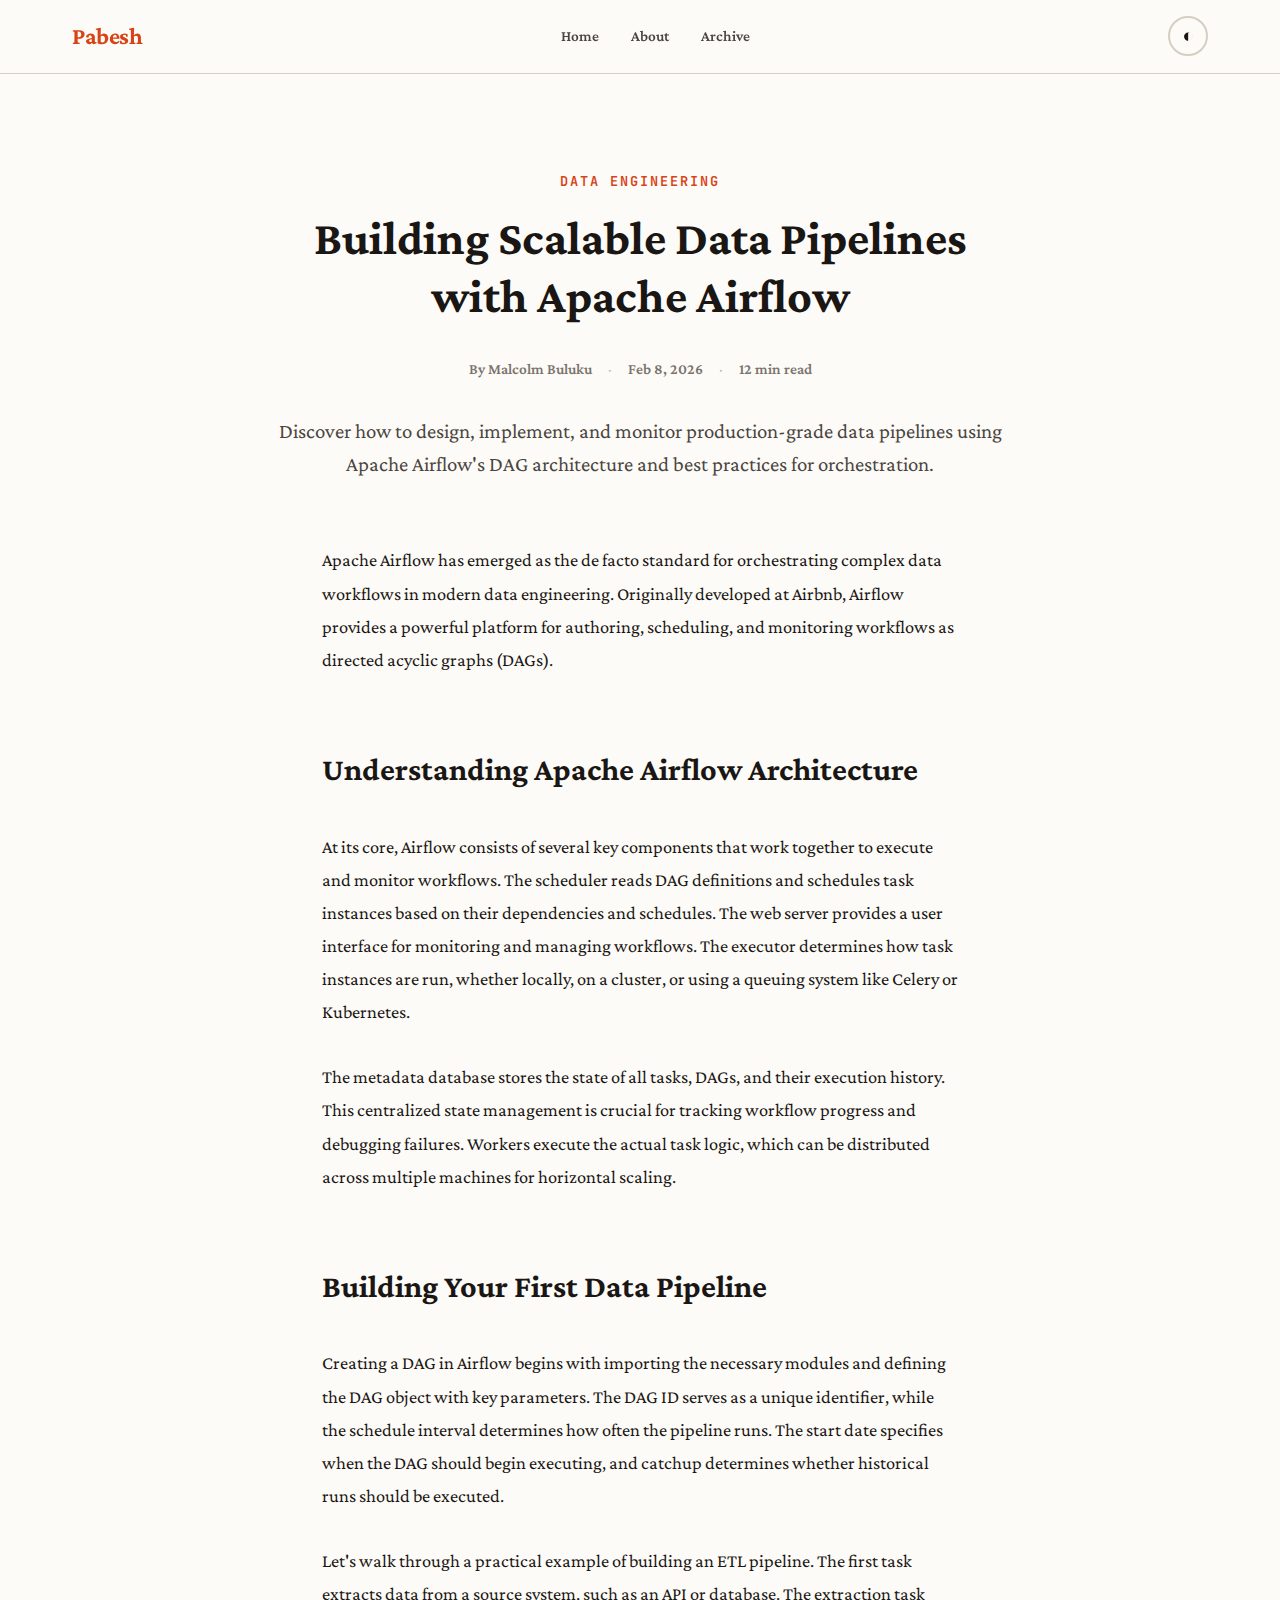
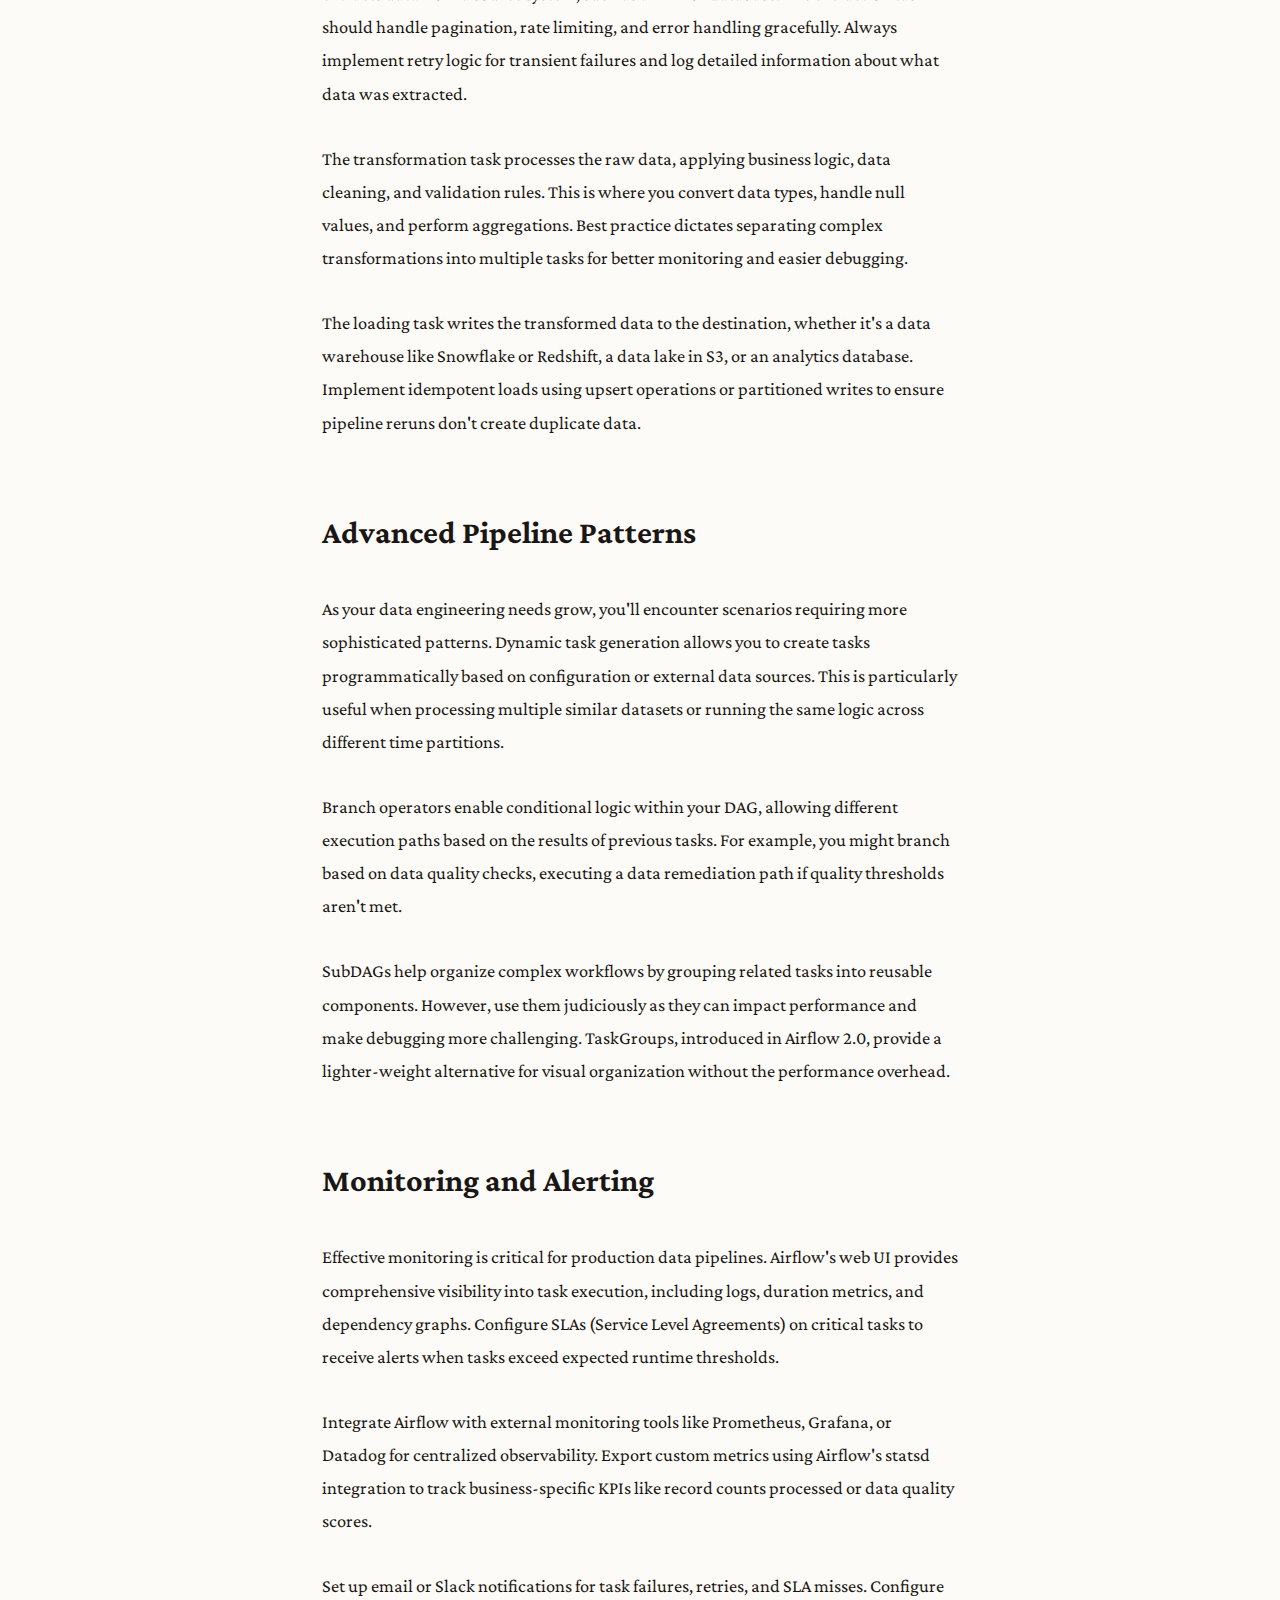
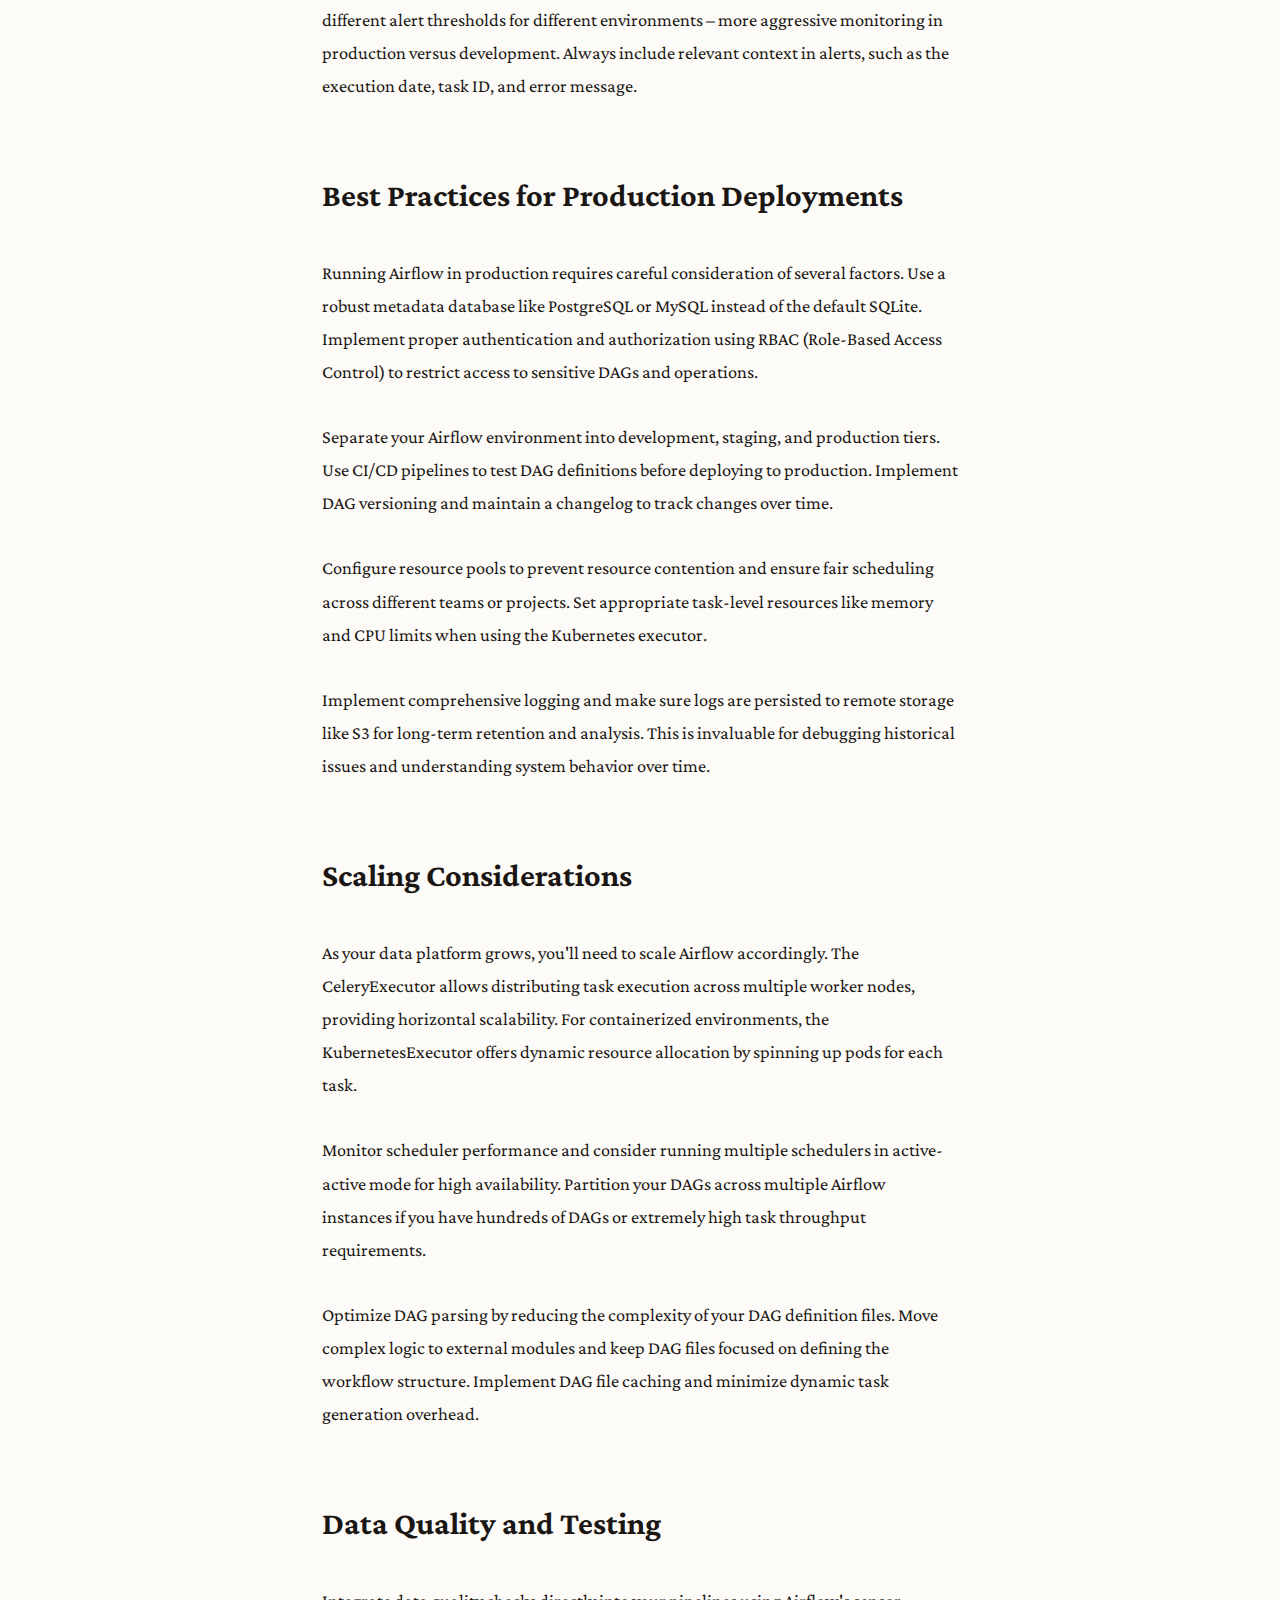
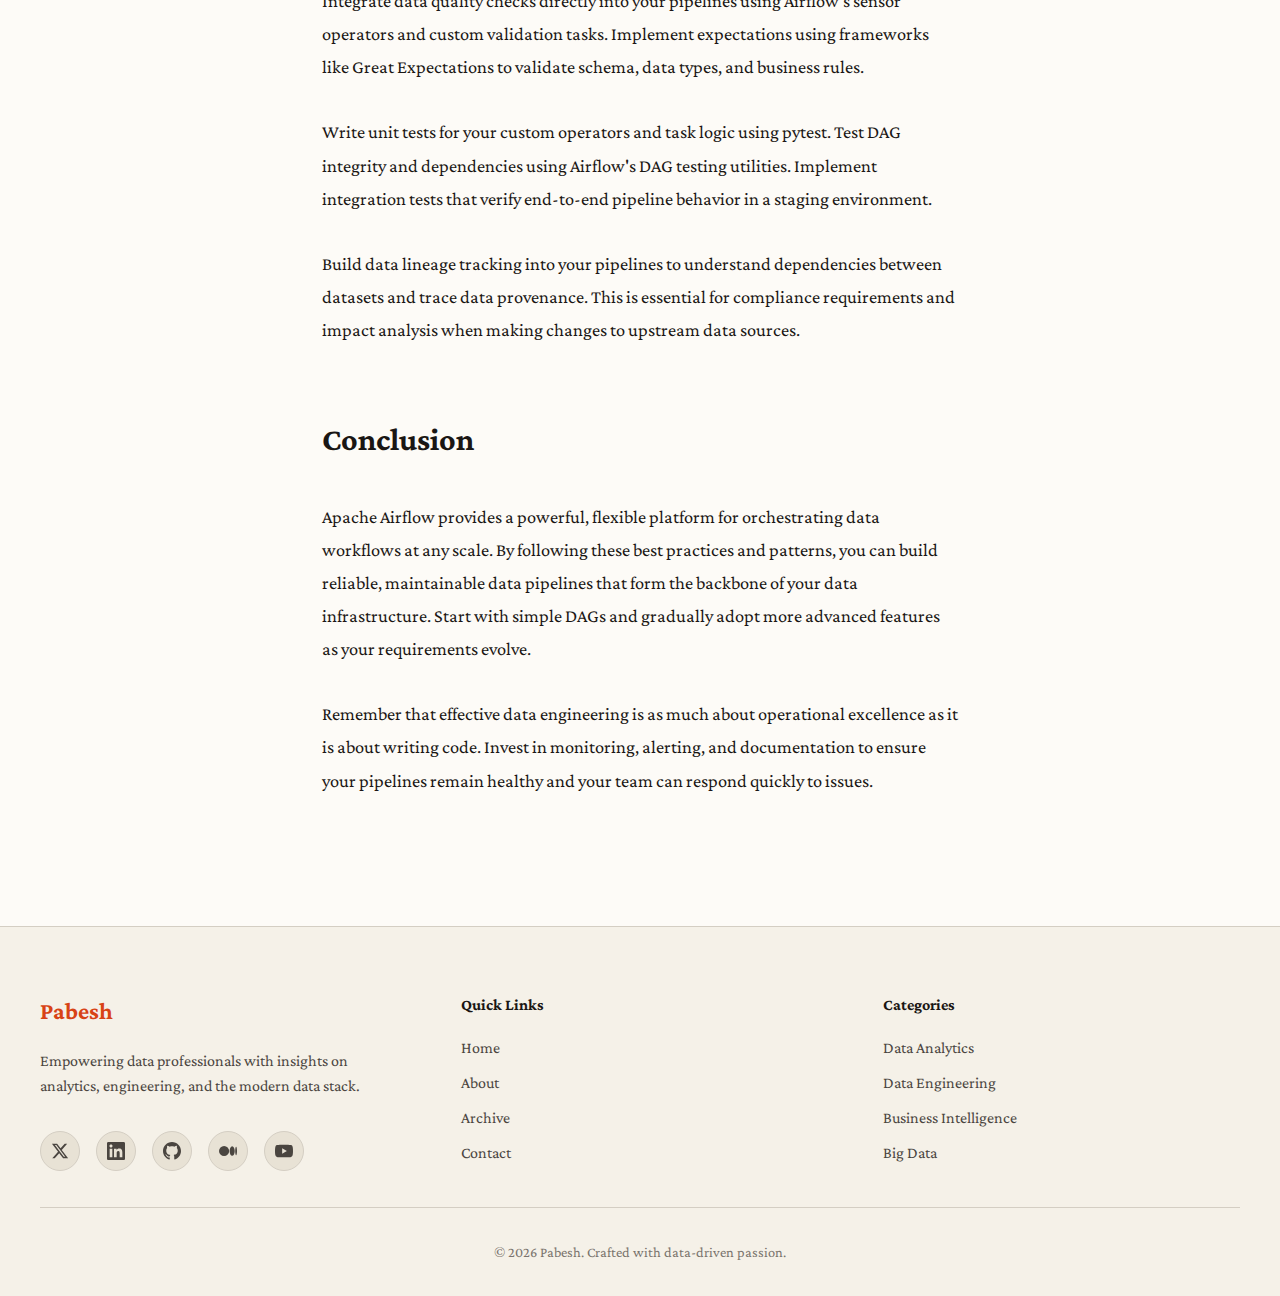
<file: data-pipeline-airflow.html>
<!DOCTYPE html>
<html lang="en">
<head>
    <meta charset="UTF-8">
    <meta name="viewport" content="width=device-width, initial-scale=1.0">
    <title>Building Scalable Data Pipelines with Apache Airflow - Pabesh</title>
    <link rel="stylesheet" href="styles.css">
    <link rel="preconnect" href="https://fonts.googleapis.com">
    <link rel="preconnect" href="https://fonts.gstatic.com" crossorigin>
    <link href="https://fonts.googleapis.com/css2?family=Crimson+Pro:wght@400;600;700&family=JetBrains+Mono:wght@400;600&display=swap" rel="stylesheet">
</head>
<body>
    <!-- Navigation -->
    <nav class="nav">
        <div class="nav-container">
            <a href="index.html" class="logo">Pabesh</a>
            <div class="nav-links">
                <a href="index.html" class="nav-link">Home</a>
                <a href="about.html" class="nav-link">About</a>
                <a href="#" class="nav-link">Archive</a>
            </div>
            <button class="theme-toggle" id="themeToggle" aria-label="Toggle dark mode">
                <span class="theme-icon">◐</span>
            </button>
        </div>
    </nav>

    <!-- Article Header -->
    <header class="article-header">
        <div class="article-category">Data Engineering</div>
        <h1 class="article-title">Building Scalable Data Pipelines with Apache Airflow</h1>
        <div class="article-meta">
            <span class="meta-item">By Malcolm Buluku</span>
            <span class="meta-divider">·</span>
            <span class="meta-item">Feb 8, 2026</span>
            <span class="meta-divider">·</span>
            <span class="meta-item">12 min read</span>
        </div>
        <p class="article-excerpt">
            Discover how to design, implement, and monitor production-grade data pipelines using Apache Airflow's DAG architecture and best practices for orchestration.
        </p>
    </header>

    <!-- Article Content -->
    <article class="article-content">
        <p>
            Apache Airflow has emerged as the de facto standard for orchestrating complex data workflows in modern data engineering. Originally developed at Airbnb, Airflow provides a powerful platform for authoring, scheduling, and monitoring workflows as directed acyclic graphs (DAGs).
        </p>

        <h2>Understanding Apache Airflow Architecture</h2>
        
        <p>
            At its core, Airflow consists of several key components that work together to execute and monitor workflows. The scheduler reads DAG definitions and schedules task instances based on their dependencies and schedules. The web server provides a user interface for monitoring and managing workflows. The executor determines how task instances are run, whether locally, on a cluster, or using a queuing system like Celery or Kubernetes.
        </p>

        <p>
            The metadata database stores the state of all tasks, DAGs, and their execution history. This centralized state management is crucial for tracking workflow progress and debugging failures. Workers execute the actual task logic, which can be distributed across multiple machines for horizontal scaling.
        </p>

        <h2>Building Your First Data Pipeline</h2>

        <p>
            Creating a DAG in Airflow begins with importing the necessary modules and defining the DAG object with key parameters. The DAG ID serves as a unique identifier, while the schedule interval determines how often the pipeline runs. The start date specifies when the DAG should begin executing, and catchup determines whether historical runs should be executed.
        </p>

        <p>
            Let's walk through a practical example of building an ETL pipeline. The first task extracts data from a source system, such as an API or database. The extraction task should handle pagination, rate limiting, and error handling gracefully. Always implement retry logic for transient failures and log detailed information about what data was extracted.
        </p>

        <p>
            The transformation task processes the raw data, applying business logic, data cleaning, and validation rules. This is where you convert data types, handle null values, and perform aggregations. Best practice dictates separating complex transformations into multiple tasks for better monitoring and easier debugging.
        </p>

        <p>
            The loading task writes the transformed data to the destination, whether it's a data warehouse like Snowflake or Redshift, a data lake in S3, or an analytics database. Implement idempotent loads using upsert operations or partitioned writes to ensure pipeline reruns don't create duplicate data.
        </p>

        <h2>Advanced Pipeline Patterns</h2>

        <p>
            As your data engineering needs grow, you'll encounter scenarios requiring more sophisticated patterns. Dynamic task generation allows you to create tasks programmatically based on configuration or external data sources. This is particularly useful when processing multiple similar datasets or running the same logic across different time partitions.
        </p>

        <p>
            Branch operators enable conditional logic within your DAG, allowing different execution paths based on the results of previous tasks. For example, you might branch based on data quality checks, executing a data remediation path if quality thresholds aren't met.
        </p>

        <p>
            SubDAGs help organize complex workflows by grouping related tasks into reusable components. However, use them judiciously as they can impact performance and make debugging more challenging. TaskGroups, introduced in Airflow 2.0, provide a lighter-weight alternative for visual organization without the performance overhead.
        </p>

        <h2>Monitoring and Alerting</h2>

        <p>
            Effective monitoring is critical for production data pipelines. Airflow's web UI provides comprehensive visibility into task execution, including logs, duration metrics, and dependency graphs. Configure SLAs (Service Level Agreements) on critical tasks to receive alerts when tasks exceed expected runtime thresholds.
        </p>

        <p>
            Integrate Airflow with external monitoring tools like Prometheus, Grafana, or Datadog for centralized observability. Export custom metrics using Airflow's statsd integration to track business-specific KPIs like record counts processed or data quality scores.
        </p>

        <p>
            Set up email or Slack notifications for task failures, retries, and SLA misses. Configure different alert thresholds for different environments – more aggressive monitoring in production versus development. Always include relevant context in alerts, such as the execution date, task ID, and error message.
        </p>

        <h2>Best Practices for Production Deployments</h2>

        <p>
            Running Airflow in production requires careful consideration of several factors. Use a robust metadata database like PostgreSQL or MySQL instead of the default SQLite. Implement proper authentication and authorization using RBAC (Role-Based Access Control) to restrict access to sensitive DAGs and operations.
        </p>

        <p>
            Separate your Airflow environment into development, staging, and production tiers. Use CI/CD pipelines to test DAG definitions before deploying to production. Implement DAG versioning and maintain a changelog to track changes over time.
        </p>

        <p>
            Configure resource pools to prevent resource contention and ensure fair scheduling across different teams or projects. Set appropriate task-level resources like memory and CPU limits when using the Kubernetes executor.
        </p>

        <p>
            Implement comprehensive logging and make sure logs are persisted to remote storage like S3 for long-term retention and analysis. This is invaluable for debugging historical issues and understanding system behavior over time.
        </p>

        <h2>Scaling Considerations</h2>

        <p>
            As your data platform grows, you'll need to scale Airflow accordingly. The CeleryExecutor allows distributing task execution across multiple worker nodes, providing horizontal scalability. For containerized environments, the KubernetesExecutor offers dynamic resource allocation by spinning up pods for each task.
        </p>

        <p>
            Monitor scheduler performance and consider running multiple schedulers in active-active mode for high availability. Partition your DAGs across multiple Airflow instances if you have hundreds of DAGs or extremely high task throughput requirements.
        </p>

        <p>
            Optimize DAG parsing by reducing the complexity of your DAG definition files. Move complex logic to external modules and keep DAG files focused on defining the workflow structure. Implement DAG file caching and minimize dynamic task generation overhead.
        </p>

        <h2>Data Quality and Testing</h2>

        <p>
            Integrate data quality checks directly into your pipelines using Airflow's sensor operators and custom validation tasks. Implement expectations using frameworks like Great Expectations to validate schema, data types, and business rules.
        </p>

        <p>
            Write unit tests for your custom operators and task logic using pytest. Test DAG integrity and dependencies using Airflow's DAG testing utilities. Implement integration tests that verify end-to-end pipeline behavior in a staging environment.
        </p>

        <p>
            Build data lineage tracking into your pipelines to understand dependencies between datasets and trace data provenance. This is essential for compliance requirements and impact analysis when making changes to upstream data sources.
        </p>

        <h2>Conclusion</h2>

        <p>
            Apache Airflow provides a powerful, flexible platform for orchestrating data workflows at any scale. By following these best practices and patterns, you can build reliable, maintainable data pipelines that form the backbone of your data infrastructure. Start with simple DAGs and gradually adopt more advanced features as your requirements evolve.
        </p>

        <p>
            Remember that effective data engineering is as much about operational excellence as it is about writing code. Invest in monitoring, alerting, and documentation to ensure your pipelines remain healthy and your team can respond quickly to issues.
        </p>
    </article>

    <!-- Footer -->
    <footer class="footer">
        <div class="footer-content">
            <div class="footer-section">
                <h3 class="footer-title">Pabesh</h3>
                <p class="footer-text">Empowering data professionals with insights on analytics, engineering, and the modern data stack.</p>
                
                <!-- Social Media Links -->
                <div class="social-links">
                    <a href="https://twitter.com/pabesh" target="_blank" rel="noopener noreferrer" aria-label="Twitter" class="social-link">
                        <svg width="24" height="24" viewBox="0 0 24 24" fill="currentColor">
                            <path d="M18.244 2.25h3.308l-7.227 8.26 8.502 11.24H16.17l-5.214-6.817L4.99 21.75H1.68l7.73-8.835L1.254 2.25H8.08l4.713 6.231zm-1.161 17.52h1.833L7.084 4.126H5.117z"/>
                        </svg>
                    </a>
                    <a href="https://linkedin.com/company/pabesh" target="_blank" rel="noopener noreferrer" aria-label="LinkedIn" class="social-link">
                        <svg width="24" height="24" viewBox="0 0 24 24" fill="currentColor">
                            <path d="M20.447 20.452h-3.554v-5.569c0-1.328-.027-3.037-1.852-3.037-1.853 0-2.136 1.445-2.136 2.939v5.667H9.351V9h3.414v1.561h.046c.477-.9 1.637-1.85 3.37-1.85 3.601 0 4.267 2.37 4.267 5.455v6.286zM5.337 7.433c-1.144 0-2.063-.926-2.063-2.065 0-1.138.92-2.063 2.063-2.063 1.14 0 2.064.925 2.064 2.063 0 1.139-.925 2.065-2.064 2.065zm1.782 13.019H3.555V9h3.564v11.452zM22.225 0H1.771C.792 0 0 .774 0 1.729v20.542C0 23.227.792 24 1.771 24h20.451C23.2 24 24 23.227 24 22.271V1.729C24 .774 23.2 0 22.222 0h.003z"/>
                        </svg>
                    </a>
                    <a href="https://github.com/pabesh" target="_blank" rel="noopener noreferrer" aria-label="GitHub" class="social-link">
                        <svg width="24" height="24" viewBox="0 0 24 24" fill="currentColor">
                            <path d="M12 0c-6.626 0-12 5.373-12 12 0 5.302 3.438 9.8 8.207 11.387.599.111.793-.261.793-.577v-2.234c-3.338.726-4.033-1.416-4.033-1.416-.546-1.387-1.333-1.756-1.333-1.756-1.089-.745.083-.729.083-.729 1.205.084 1.839 1.237 1.839 1.237 1.07 1.834 2.807 1.304 3.492.997.107-.775.418-1.305.762-1.604-2.665-.305-5.467-1.334-5.467-5.931 0-1.311.469-2.381 1.236-3.221-.124-.303-.535-1.524.117-3.176 0 0 1.008-.322 3.301 1.23.957-.266 1.983-.399 3.003-.404 1.02.005 2.047.138 3.006.404 2.291-1.552 3.297-1.23 3.297-1.23.653 1.653.242 2.874.118 3.176.77.84 1.235 1.911 1.235 3.221 0 4.609-2.807 5.624-5.479 5.921.43.372.823 1.102.823 2.222v3.293c0 .319.192.694.801.576 4.765-1.589 8.199-6.086 8.199-11.386 0-6.627-5.373-12-12-12z"/>
                        </svg>
                    </a>
                    <a href="https://medium.com/@pabesh" target="_blank" rel="noopener noreferrer" aria-label="Medium" class="social-link">
                        <svg width="24" height="24" viewBox="0 0 24 24" fill="currentColor">
                            <path d="M13.54 12a6.8 6.8 0 01-6.77 6.82A6.8 6.8 0 010 12a6.8 6.8 0 016.77-6.82A6.8 6.8 0 0113.54 12zM20.96 12c0 3.54-1.51 6.42-3.38 6.42-1.87 0-3.39-2.88-3.39-6.42s1.52-6.42 3.39-6.42 3.38 2.88 3.38 6.42M24 12c0 3.17-.53 5.75-1.19 5.75-.66 0-1.19-2.58-1.19-5.75s.53-5.75 1.19-5.75C23.47 6.25 24 8.83 24 12z"/>
                        </svg>
                    </a>
                    <a href="https://youtube.com/@pabesh" target="_blank" rel="noopener noreferrer" aria-label="YouTube" class="social-link">
                        <svg width="24" height="24" viewBox="0 0 24 24" fill="currentColor">
                            <path d="M23.498 6.186a3.016 3.016 0 0 0-2.122-2.136C19.505 3.545 12 3.545 12 3.545s-7.505 0-9.377.505A3.017 3.017 0 0 0 .502 6.186C0 8.07 0 12 0 12s0 3.93.502 5.814a3.016 3.016 0 0 0 2.122 2.136c1.871.505 9.376.505 9.376.505s7.505 0 9.377-.505a3.015 3.015 0 0 0 2.122-2.136C24 15.93 24 12 24 12s0-3.93-.502-5.814zM9.545 15.568V8.432L15.818 12l-6.273 3.568z"/>
                        </svg>
                    </a>
                </div>
            </div>
            <div class="footer-section">
                <h4 class="footer-heading">Quick Links</h4>
                <ul class="footer-links">
                    <li><a href="index.html">Home</a></li>
                    <li><a href="about.html">About</a></li>
                    <li><a href="#">Archive</a></li>
                    <li><a href="#">Contact</a></li>
                </ul>
            </div>
            <div class="footer-section">
                <h4 class="footer-heading">Categories</h4>
                <ul class="footer-links">
                    <li><a href="#">Data Analytics</a></li>
                    <li><a href="#">Data Engineering</a></li>
                    <li><a href="#">Business Intelligence</a></li>
                    <li><a href="#">Big Data</a></li>
                </ul>
            </div>
        </div>
        <div class="footer-bottom">
            <p>&copy; 2026 Pabesh. Crafted with data-driven passion.</p>
        </div>
    </footer>

    <script src="script.js"></script>
</body>
</html>
</file>
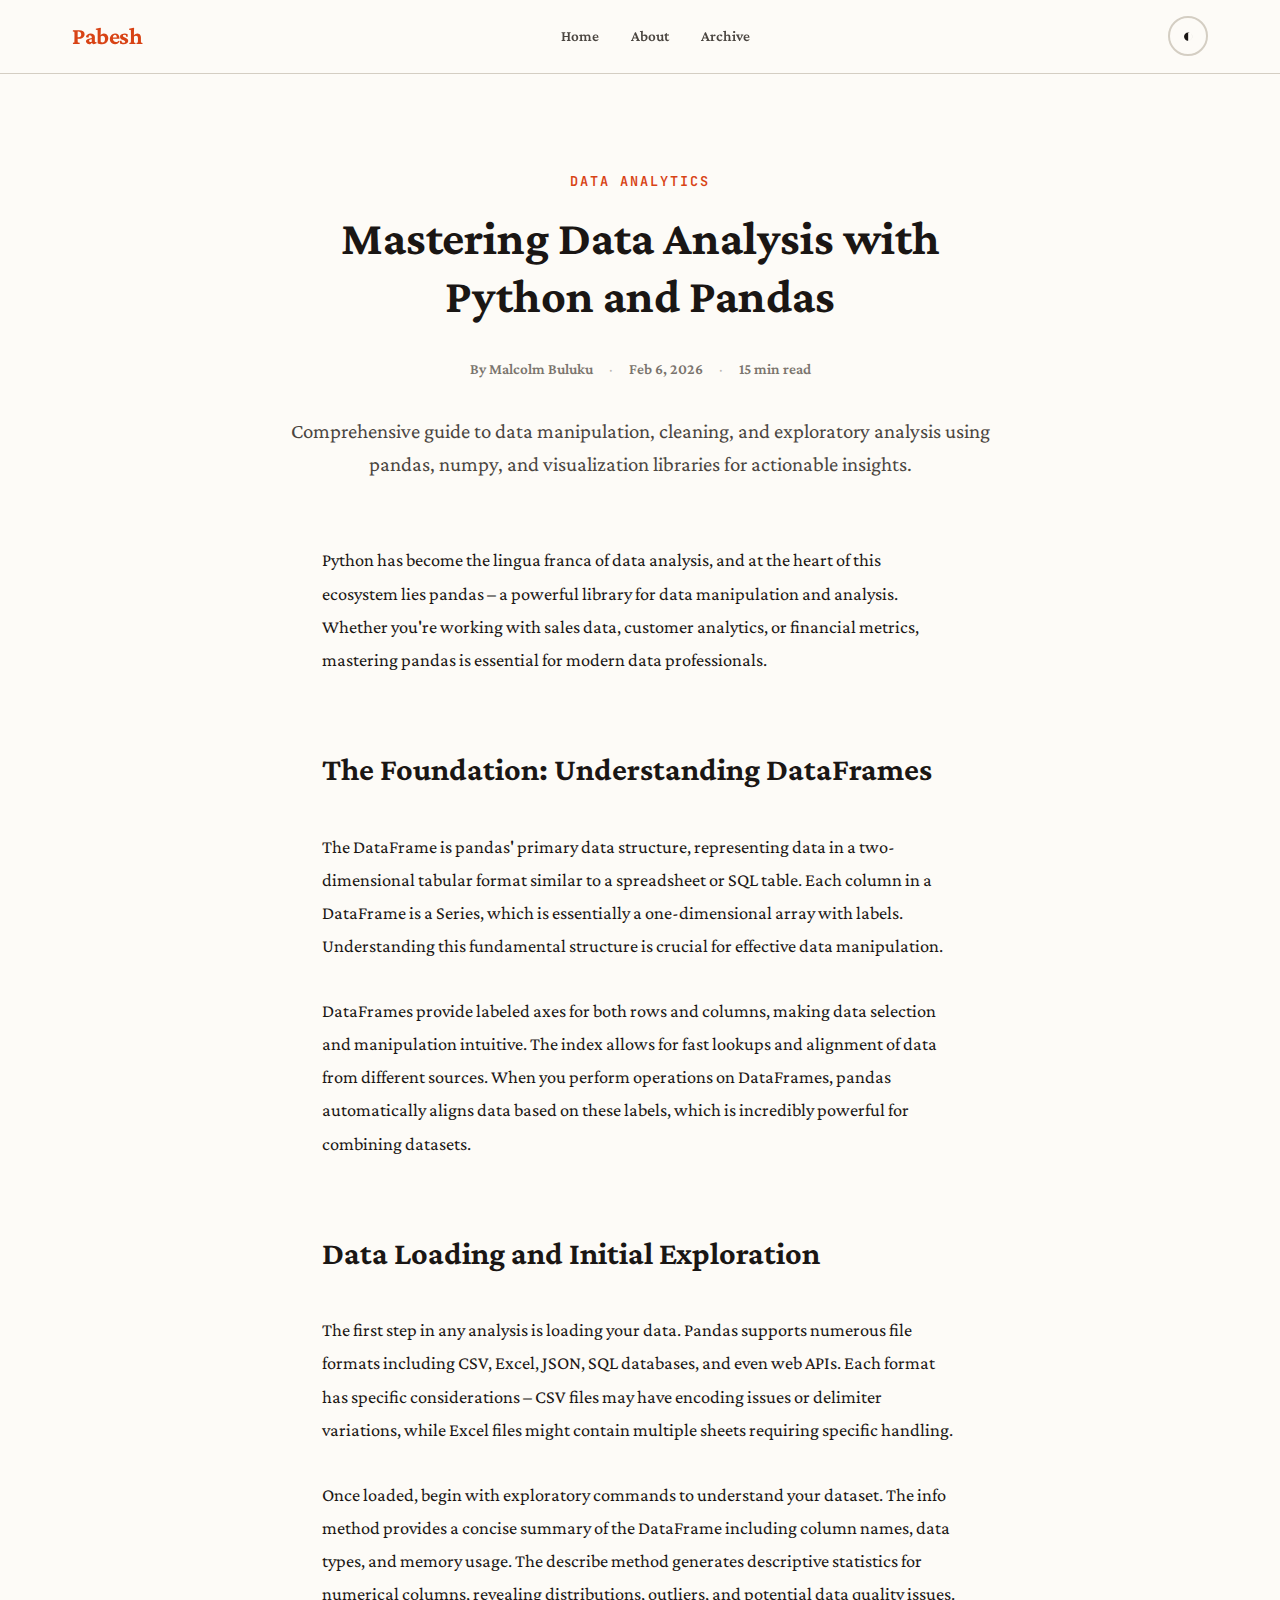
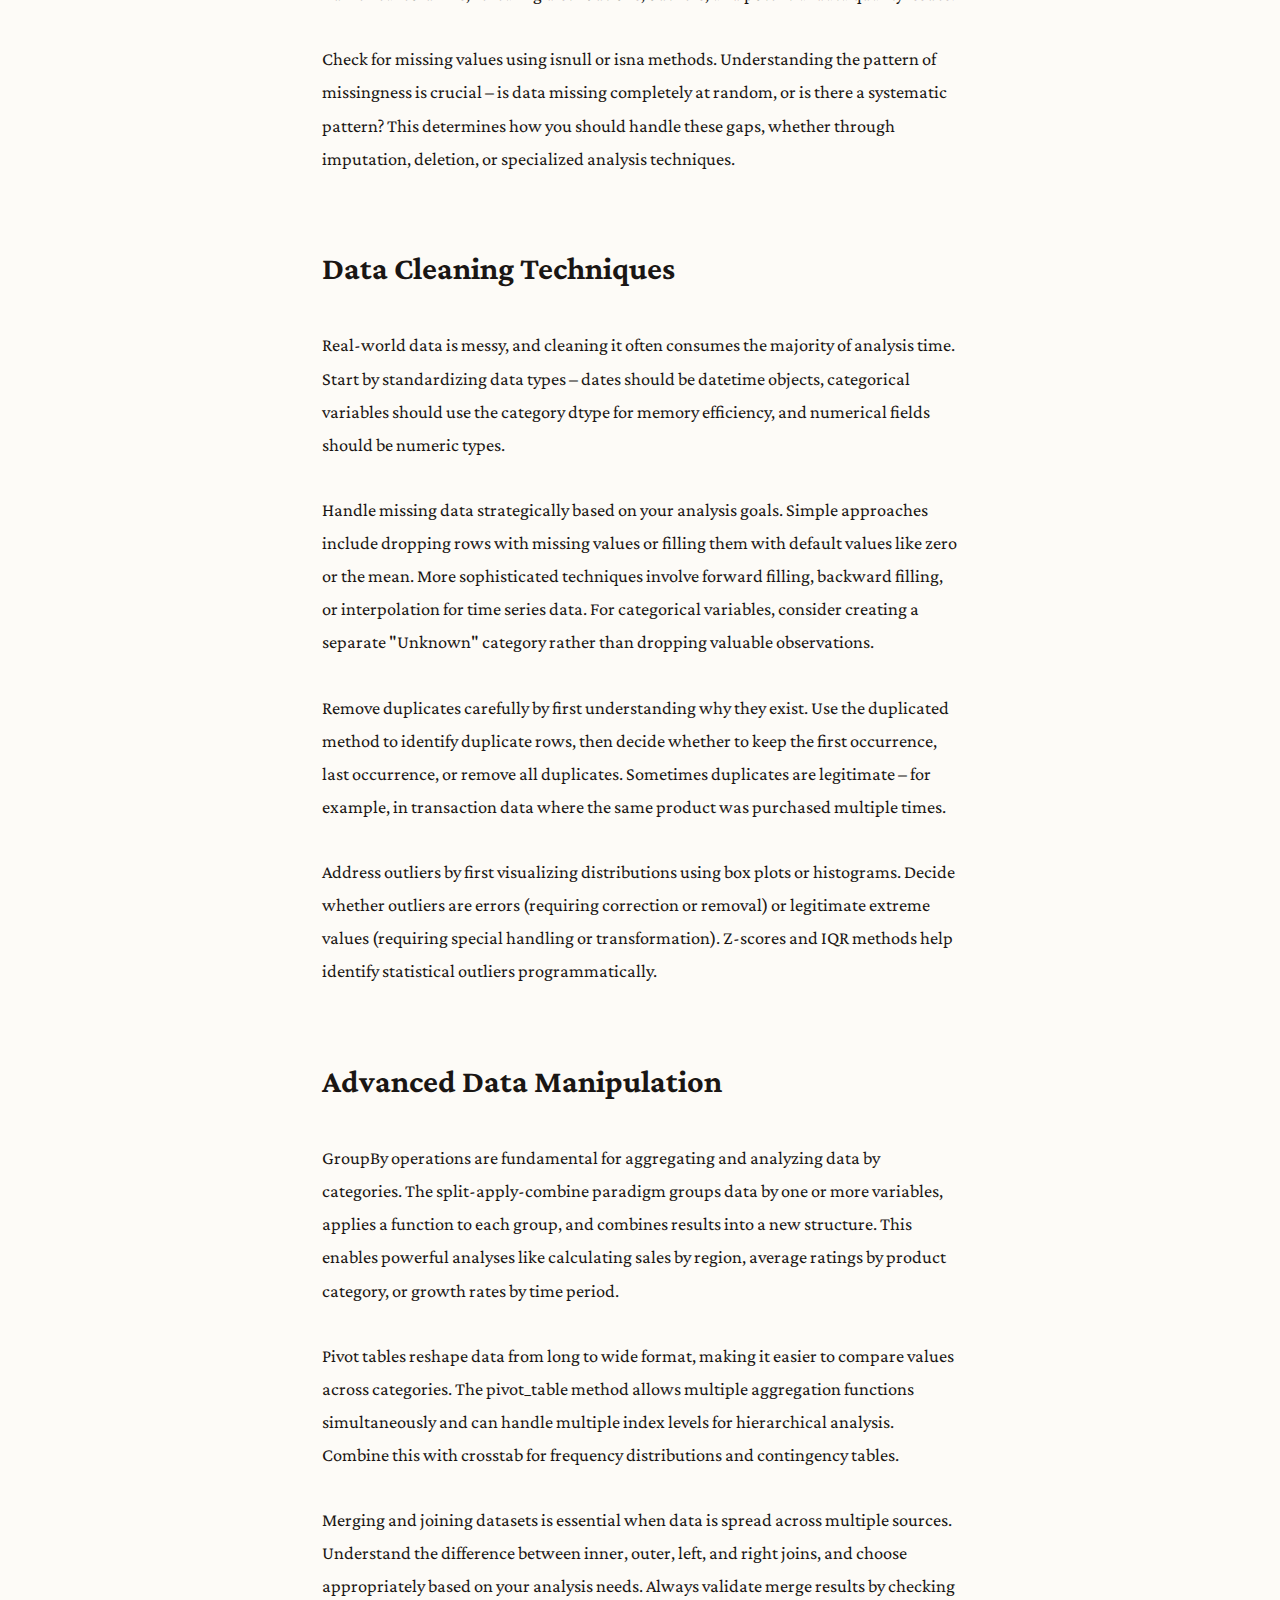
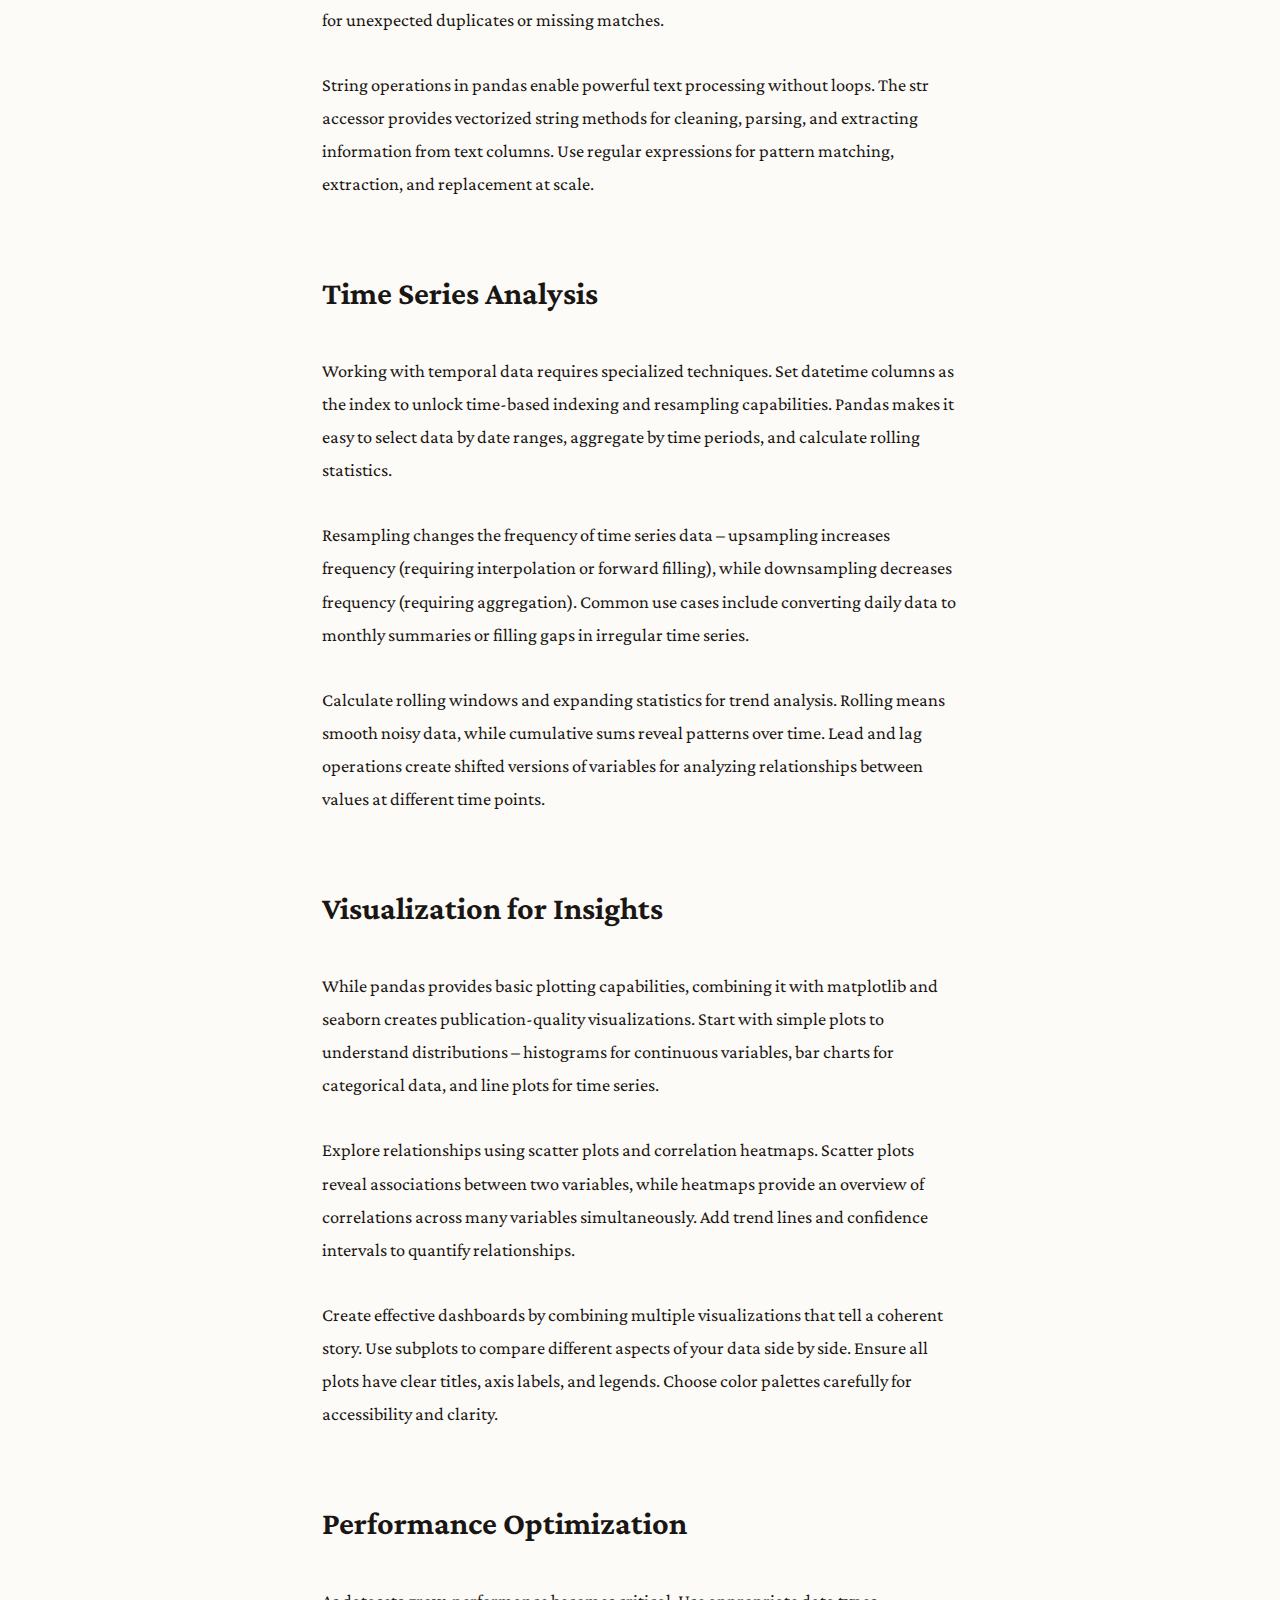
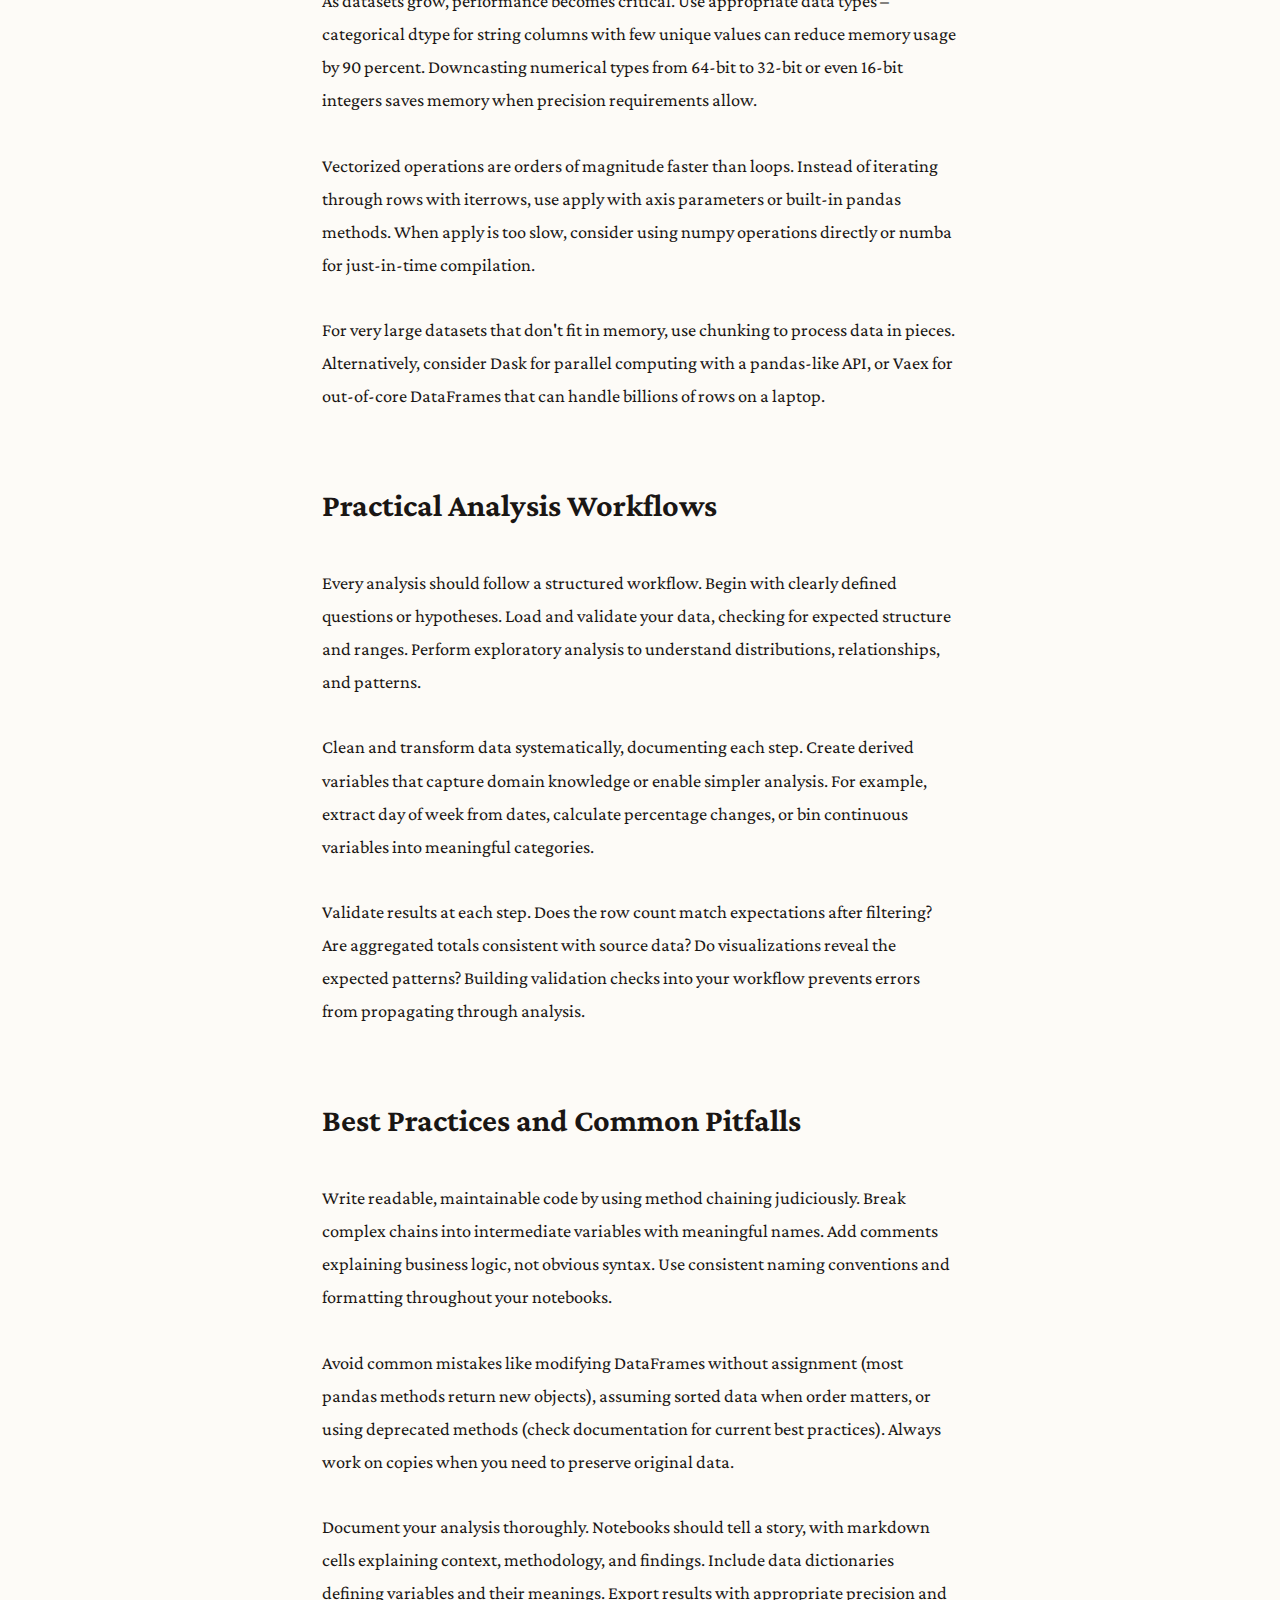
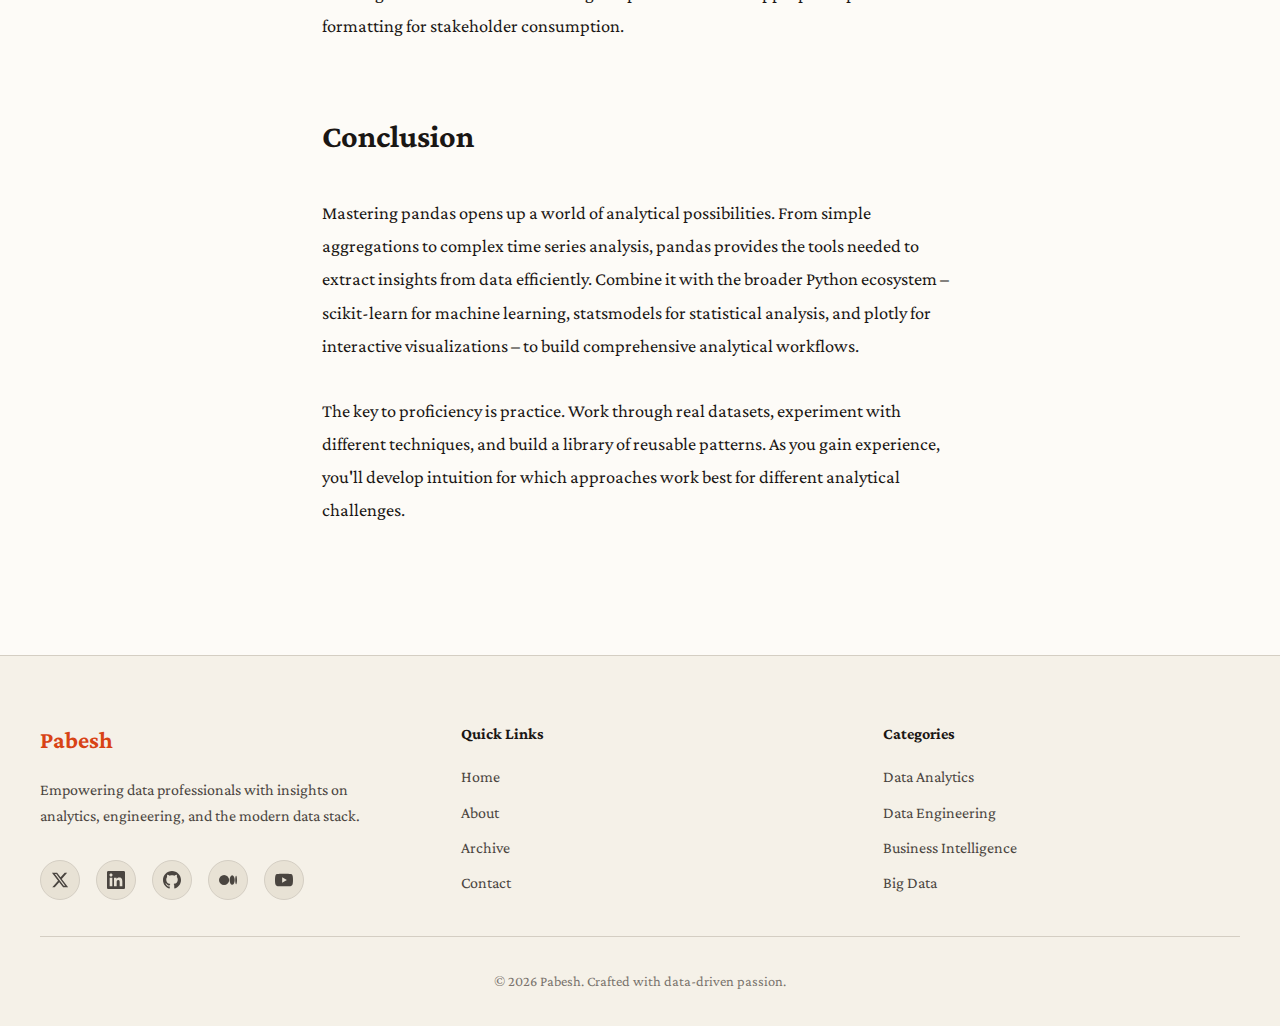
<file: python-data-analysis.html>
<!DOCTYPE html>
<html lang="en">
<head>
    <meta charset="UTF-8">
    <meta name="viewport" content="width=device-width, initial-scale=1.0">
    <title>Mastering Data Analysis with Python and Pandas - Pabesh</title>
    <link rel="stylesheet" href="styles.css">
    <link rel="preconnect" href="https://fonts.googleapis.com">
    <link rel="preconnect" href="https://fonts.gstatic.com" crossorigin>
    <link href="https://fonts.googleapis.com/css2?family=Crimson+Pro:wght@400;600;700&family=JetBrains+Mono:wght@400;600&display=swap" rel="stylesheet">
</head>
<body>
    <!-- Navigation -->
    <nav class="nav">
        <div class="nav-container">
            <a href="index.html" class="logo">Pabesh</a>
            <div class="nav-links">
                <a href="index.html" class="nav-link">Home</a>
                <a href="about.html" class="nav-link">About</a>
                <a href="#" class="nav-link">Archive</a>
            </div>
            <button class="theme-toggle" id="themeToggle" aria-label="Toggle dark mode">
                <span class="theme-icon">◐</span>
            </button>
        </div>
    </nav>

    <!-- Article Header -->
    <header class="article-header">
        <div class="article-category">Data Analytics</div>
        <h1 class="article-title">Mastering Data Analysis with Python and Pandas</h1>
        <div class="article-meta">
            <span class="meta-item">By Malcolm Buluku</span>
            <span class="meta-divider">·</span>
            <span class="meta-item">Feb 6, 2026</span>
            <span class="meta-divider">·</span>
            <span class="meta-item">15 min read</span>
        </div>
        <p class="article-excerpt">
            Comprehensive guide to data manipulation, cleaning, and exploratory analysis using pandas, numpy, and visualization libraries for actionable insights.
        </p>
    </header>

    <!-- Article Content -->
    <article class="article-content">
        <p>
            Python has become the lingua franca of data analysis, and at the heart of this ecosystem lies pandas – a powerful library for data manipulation and analysis. Whether you're working with sales data, customer analytics, or financial metrics, mastering pandas is essential for modern data professionals.
        </p>

        <h2>The Foundation: Understanding DataFrames</h2>
        
        <p>
            The DataFrame is pandas' primary data structure, representing data in a two-dimensional tabular format similar to a spreadsheet or SQL table. Each column in a DataFrame is a Series, which is essentially a one-dimensional array with labels. Understanding this fundamental structure is crucial for effective data manipulation.
        </p>

        <p>
            DataFrames provide labeled axes for both rows and columns, making data selection and manipulation intuitive. The index allows for fast lookups and alignment of data from different sources. When you perform operations on DataFrames, pandas automatically aligns data based on these labels, which is incredibly powerful for combining datasets.
        </p>

        <h2>Data Loading and Initial Exploration</h2>

        <p>
            The first step in any analysis is loading your data. Pandas supports numerous file formats including CSV, Excel, JSON, SQL databases, and even web APIs. Each format has specific considerations – CSV files may have encoding issues or delimiter variations, while Excel files might contain multiple sheets requiring specific handling.
        </p>

        <p>
            Once loaded, begin with exploratory commands to understand your dataset. The info method provides a concise summary of the DataFrame including column names, data types, and memory usage. The describe method generates descriptive statistics for numerical columns, revealing distributions, outliers, and potential data quality issues.
        </p>

        <p>
            Check for missing values using isnull or isna methods. Understanding the pattern of missingness is crucial – is data missing completely at random, or is there a systematic pattern? This determines how you should handle these gaps, whether through imputation, deletion, or specialized analysis techniques.
        </p>

        <h2>Data Cleaning Techniques</h2>

        <p>
            Real-world data is messy, and cleaning it often consumes the majority of analysis time. Start by standardizing data types – dates should be datetime objects, categorical variables should use the category dtype for memory efficiency, and numerical fields should be numeric types.
        </p>

        <p>
            Handle missing data strategically based on your analysis goals. Simple approaches include dropping rows with missing values or filling them with default values like zero or the mean. More sophisticated techniques involve forward filling, backward filling, or interpolation for time series data. For categorical variables, consider creating a separate "Unknown" category rather than dropping valuable observations.
        </p>

        <p>
            Remove duplicates carefully by first understanding why they exist. Use the duplicated method to identify duplicate rows, then decide whether to keep the first occurrence, last occurrence, or remove all duplicates. Sometimes duplicates are legitimate – for example, in transaction data where the same product was purchased multiple times.
        </p>

        <p>
            Address outliers by first visualizing distributions using box plots or histograms. Decide whether outliers are errors (requiring correction or removal) or legitimate extreme values (requiring special handling or transformation). Z-scores and IQR methods help identify statistical outliers programmatically.
        </p>

        <h2>Advanced Data Manipulation</h2>

        <p>
            GroupBy operations are fundamental for aggregating and analyzing data by categories. The split-apply-combine paradigm groups data by one or more variables, applies a function to each group, and combines results into a new structure. This enables powerful analyses like calculating sales by region, average ratings by product category, or growth rates by time period.
        </p>

        <p>
            Pivot tables reshape data from long to wide format, making it easier to compare values across categories. The pivot_table method allows multiple aggregation functions simultaneously and can handle multiple index levels for hierarchical analysis. Combine this with crosstab for frequency distributions and contingency tables.
        </p>

        <p>
            Merging and joining datasets is essential when data is spread across multiple sources. Understand the difference between inner, outer, left, and right joins, and choose appropriately based on your analysis needs. Always validate merge results by checking for unexpected duplicates or missing matches.
        </p>

        <p>
            String operations in pandas enable powerful text processing without loops. The str accessor provides vectorized string methods for cleaning, parsing, and extracting information from text columns. Use regular expressions for pattern matching, extraction, and replacement at scale.
        </p>

        <h2>Time Series Analysis</h2>

        <p>
            Working with temporal data requires specialized techniques. Set datetime columns as the index to unlock time-based indexing and resampling capabilities. Pandas makes it easy to select data by date ranges, aggregate by time periods, and calculate rolling statistics.
        </p>

        <p>
            Resampling changes the frequency of time series data – upsampling increases frequency (requiring interpolation or forward filling), while downsampling decreases frequency (requiring aggregation). Common use cases include converting daily data to monthly summaries or filling gaps in irregular time series.
        </p>

        <p>
            Calculate rolling windows and expanding statistics for trend analysis. Rolling means smooth noisy data, while cumulative sums reveal patterns over time. Lead and lag operations create shifted versions of variables for analyzing relationships between values at different time points.
        </p>

        <h2>Visualization for Insights</h2>

        <p>
            While pandas provides basic plotting capabilities, combining it with matplotlib and seaborn creates publication-quality visualizations. Start with simple plots to understand distributions – histograms for continuous variables, bar charts for categorical data, and line plots for time series.
        </p>

        <p>
            Explore relationships using scatter plots and correlation heatmaps. Scatter plots reveal associations between two variables, while heatmaps provide an overview of correlations across many variables simultaneously. Add trend lines and confidence intervals to quantify relationships.
        </p>

        <p>
            Create effective dashboards by combining multiple visualizations that tell a coherent story. Use subplots to compare different aspects of your data side by side. Ensure all plots have clear titles, axis labels, and legends. Choose color palettes carefully for accessibility and clarity.
        </p>

        <h2>Performance Optimization</h2>

        <p>
            As datasets grow, performance becomes critical. Use appropriate data types – categorical dtype for string columns with few unique values can reduce memory usage by 90 percent. Downcasting numerical types from 64-bit to 32-bit or even 16-bit integers saves memory when precision requirements allow.
        </p>

        <p>
            Vectorized operations are orders of magnitude faster than loops. Instead of iterating through rows with iterrows, use apply with axis parameters or built-in pandas methods. When apply is too slow, consider using numpy operations directly or numba for just-in-time compilation.
        </p>

        <p>
            For very large datasets that don't fit in memory, use chunking to process data in pieces. Alternatively, consider Dask for parallel computing with a pandas-like API, or Vaex for out-of-core DataFrames that can handle billions of rows on a laptop.
        </p>

        <h2>Practical Analysis Workflows</h2>

        <p>
            Every analysis should follow a structured workflow. Begin with clearly defined questions or hypotheses. Load and validate your data, checking for expected structure and ranges. Perform exploratory analysis to understand distributions, relationships, and patterns.
        </p>

        <p>
            Clean and transform data systematically, documenting each step. Create derived variables that capture domain knowledge or enable simpler analysis. For example, extract day of week from dates, calculate percentage changes, or bin continuous variables into meaningful categories.
        </p>

        <p>
            Validate results at each step. Does the row count match expectations after filtering? Are aggregated totals consistent with source data? Do visualizations reveal the expected patterns? Building validation checks into your workflow prevents errors from propagating through analysis.
        </p>

        <h2>Best Practices and Common Pitfalls</h2>

        <p>
            Write readable, maintainable code by using method chaining judiciously. Break complex chains into intermediate variables with meaningful names. Add comments explaining business logic, not obvious syntax. Use consistent naming conventions and formatting throughout your notebooks.
        </p>

        <p>
            Avoid common mistakes like modifying DataFrames without assignment (most pandas methods return new objects), assuming sorted data when order matters, or using deprecated methods (check documentation for current best practices). Always work on copies when you need to preserve original data.
        </p>

        <p>
            Document your analysis thoroughly. Notebooks should tell a story, with markdown cells explaining context, methodology, and findings. Include data dictionaries defining variables and their meanings. Export results with appropriate precision and formatting for stakeholder consumption.
        </p>

        <h2>Conclusion</h2>

        <p>
            Mastering pandas opens up a world of analytical possibilities. From simple aggregations to complex time series analysis, pandas provides the tools needed to extract insights from data efficiently. Combine it with the broader Python ecosystem – scikit-learn for machine learning, statsmodels for statistical analysis, and plotly for interactive visualizations – to build comprehensive analytical workflows.
        </p>

        <p>
            The key to proficiency is practice. Work through real datasets, experiment with different techniques, and build a library of reusable patterns. As you gain experience, you'll develop intuition for which approaches work best for different analytical challenges.
        </p>
    </article>

    <!-- Footer -->
    <footer class="footer">
        <div class="footer-content">
            <div class="footer-section">
                <h3 class="footer-title">Pabesh</h3>
                <p class="footer-text">Empowering data professionals with insights on analytics, engineering, and the modern data stack.</p>
                
                <!-- Social Media Links -->
                <div class="social-links">
                    <a href="https://twitter.com/pabesh" target="_blank" rel="noopener noreferrer" aria-label="Twitter" class="social-link">
                        <svg width="24" height="24" viewBox="0 0 24 24" fill="currentColor">
                            <path d="M18.244 2.25h3.308l-7.227 8.26 8.502 11.24H16.17l-5.214-6.817L4.99 21.75H1.68l7.73-8.835L1.254 2.25H8.08l4.713 6.231zm-1.161 17.52h1.833L7.084 4.126H5.117z"/>
                        </svg>
                    </a>
                    <a href="https://linkedin.com/company/pabesh" target="_blank" rel="noopener noreferrer" aria-label="LinkedIn" class="social-link">
                        <svg width="24" height="24" viewBox="0 0 24 24" fill="currentColor">
                            <path d="M20.447 20.452h-3.554v-5.569c0-1.328-.027-3.037-1.852-3.037-1.853 0-2.136 1.445-2.136 2.939v5.667H9.351V9h3.414v1.561h.046c.477-.9 1.637-1.85 3.37-1.85 3.601 0 4.267 2.37 4.267 5.455v6.286zM5.337 7.433c-1.144 0-2.063-.926-2.063-2.065 0-1.138.92-2.063 2.063-2.063 1.14 0 2.064.925 2.064 2.063 0 1.139-.925 2.065-2.064 2.065zm1.782 13.019H3.555V9h3.564v11.452zM22.225 0H1.771C.792 0 0 .774 0 1.729v20.542C0 23.227.792 24 1.771 24h20.451C23.2 24 24 23.227 24 22.271V1.729C24 .774 23.2 0 22.222 0h.003z"/>
                        </svg>
                    </a>
                    <a href="https://github.com/pabesh" target="_blank" rel="noopener noreferrer" aria-label="GitHub" class="social-link">
                        <svg width="24" height="24" viewBox="0 0 24 24" fill="currentColor">
                            <path d="M12 0c-6.626 0-12 5.373-12 12 0 5.302 3.438 9.8 8.207 11.387.599.111.793-.261.793-.577v-2.234c-3.338.726-4.033-1.416-4.033-1.416-.546-1.387-1.333-1.756-1.333-1.756-1.089-.745.083-.729.083-.729 1.205.084 1.839 1.237 1.839 1.237 1.07 1.834 2.807 1.304 3.492.997.107-.775.418-1.305.762-1.604-2.665-.305-5.467-1.334-5.467-5.931 0-1.311.469-2.381 1.236-3.221-.124-.303-.535-1.524.117-3.176 0 0 1.008-.322 3.301 1.23.957-.266 1.983-.399 3.003-.404 1.02.005 2.047.138 3.006.404 2.291-1.552 3.297-1.23 3.297-1.23.653 1.653.242 2.874.118 3.176.77.84 1.235 1.911 1.235 3.221 0 4.609-2.807 5.624-5.479 5.921.43.372.823 1.102.823 2.222v3.293c0 .319.192.694.801.576 4.765-1.589 8.199-6.086 8.199-11.386 0-6.627-5.373-12-12-12z"/>
                        </svg>
                    </a>
                    <a href="https://medium.com/@pabesh" target="_blank" rel="noopener noreferrer" aria-label="Medium" class="social-link">
                        <svg width="24" height="24" viewBox="0 0 24 24" fill="currentColor">
                            <path d="M13.54 12a6.8 6.8 0 01-6.77 6.82A6.8 6.8 0 010 12a6.8 6.8 0 016.77-6.82A6.8 6.8 0 0113.54 12zM20.96 12c0 3.54-1.51 6.42-3.38 6.42-1.87 0-3.39-2.88-3.39-6.42s1.52-6.42 3.39-6.42 3.38 2.88 3.38 6.42M24 12c0 3.17-.53 5.75-1.19 5.75-.66 0-1.19-2.58-1.19-5.75s.53-5.75 1.19-5.75C23.47 6.25 24 8.83 24 12z"/>
                        </svg>
                    </a>
                    <a href="https://youtube.com/@pabesh" target="_blank" rel="noopener noreferrer" aria-label="YouTube" class="social-link">
                        <svg width="24" height="24" viewBox="0 0 24 24" fill="currentColor">
                            <path d="M23.498 6.186a3.016 3.016 0 0 0-2.122-2.136C19.505 3.545 12 3.545 12 3.545s-7.505 0-9.377.505A3.017 3.017 0 0 0 .502 6.186C0 8.07 0 12 0 12s0 3.93.502 5.814a3.016 3.016 0 0 0 2.122 2.136c1.871.505 9.376.505 9.376.505s7.505 0 9.377-.505a3.015 3.015 0 0 0 2.122-2.136C24 15.93 24 12 24 12s0-3.93-.502-5.814zM9.545 15.568V8.432L15.818 12l-6.273 3.568z"/>
                        </svg>
                    </a>
                </div>
            </div>
            <div class="footer-section">
                <h4 class="footer-heading">Quick Links</h4>
                <ul class="footer-links">
                    <li><a href="index.html">Home</a></li>
                    <li><a href="about.html">About</a></li>
                    <li><a href="#">Archive</a></li>
                    <li><a href="#">Contact</a></li>
                </ul>
            </div>
            <div class="footer-section">
                <h4 class="footer-heading">Categories</h4>
                <ul class="footer-links">
                    <li><a href="#">Data Analytics</a></li>
                    <li><a href="#">Data Engineering</a></li>
                    <li><a href="#">Business Intelligence</a></li>
                    <li><a href="#">Big Data</a></li>
                </ul>
            </div>
        </div>
        <div class="footer-bottom">
            <p>&copy; 2026 Pabesh. Crafted with data-driven passion.</p>
        </div>
    </footer>

    <script src="script.js"></script>
</body>
</html>
</file>
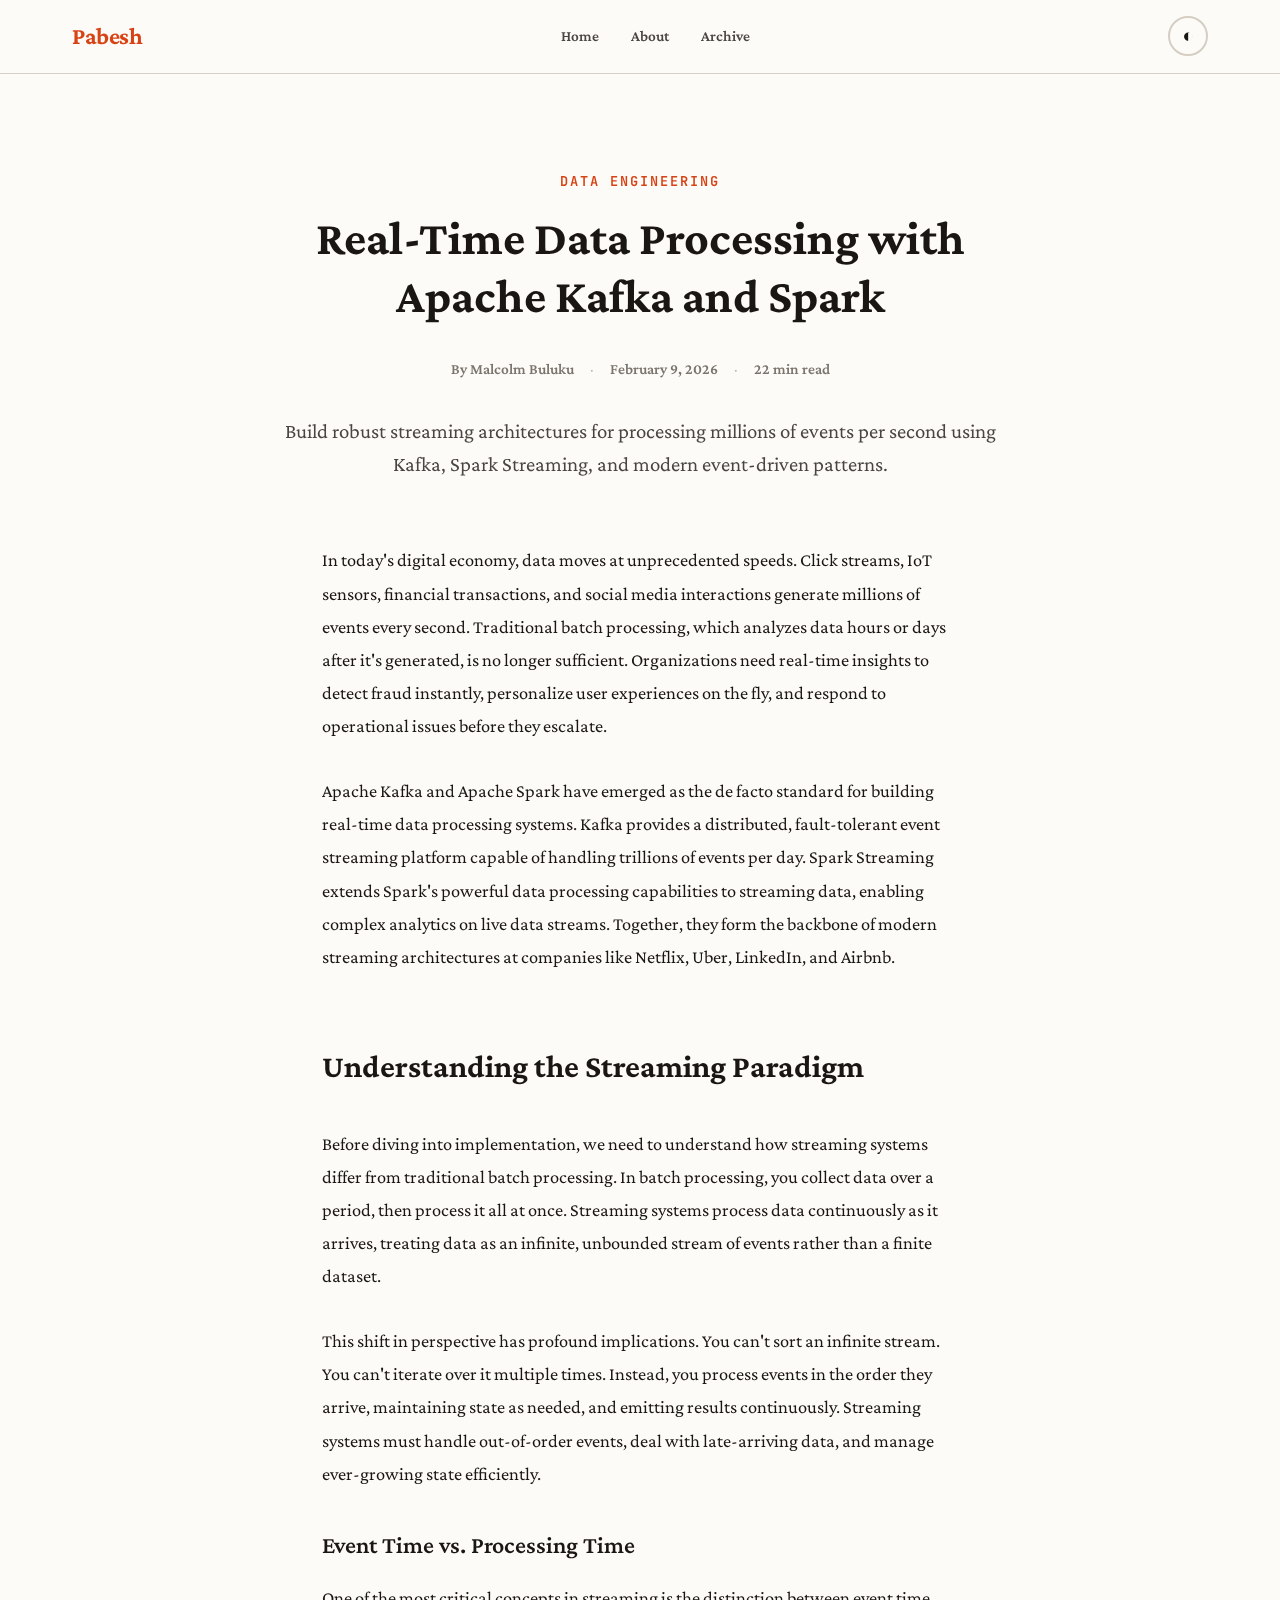
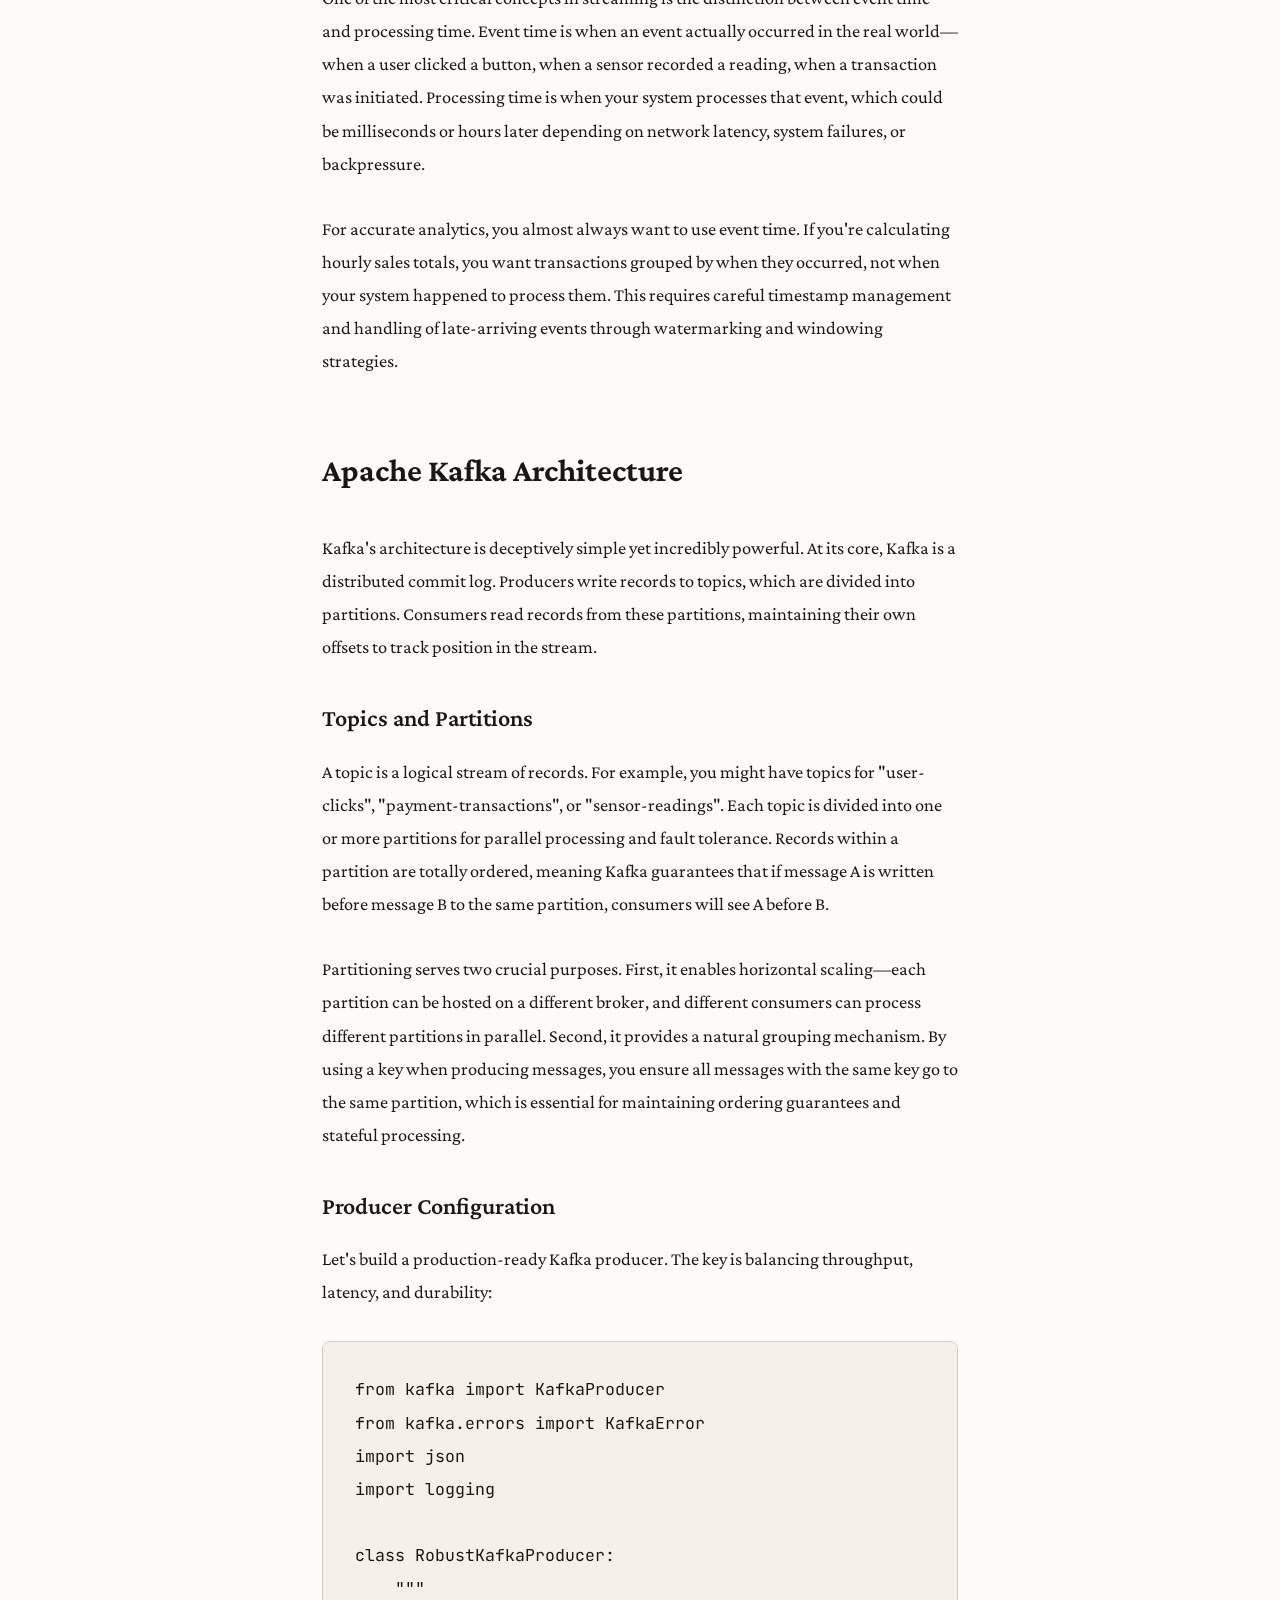
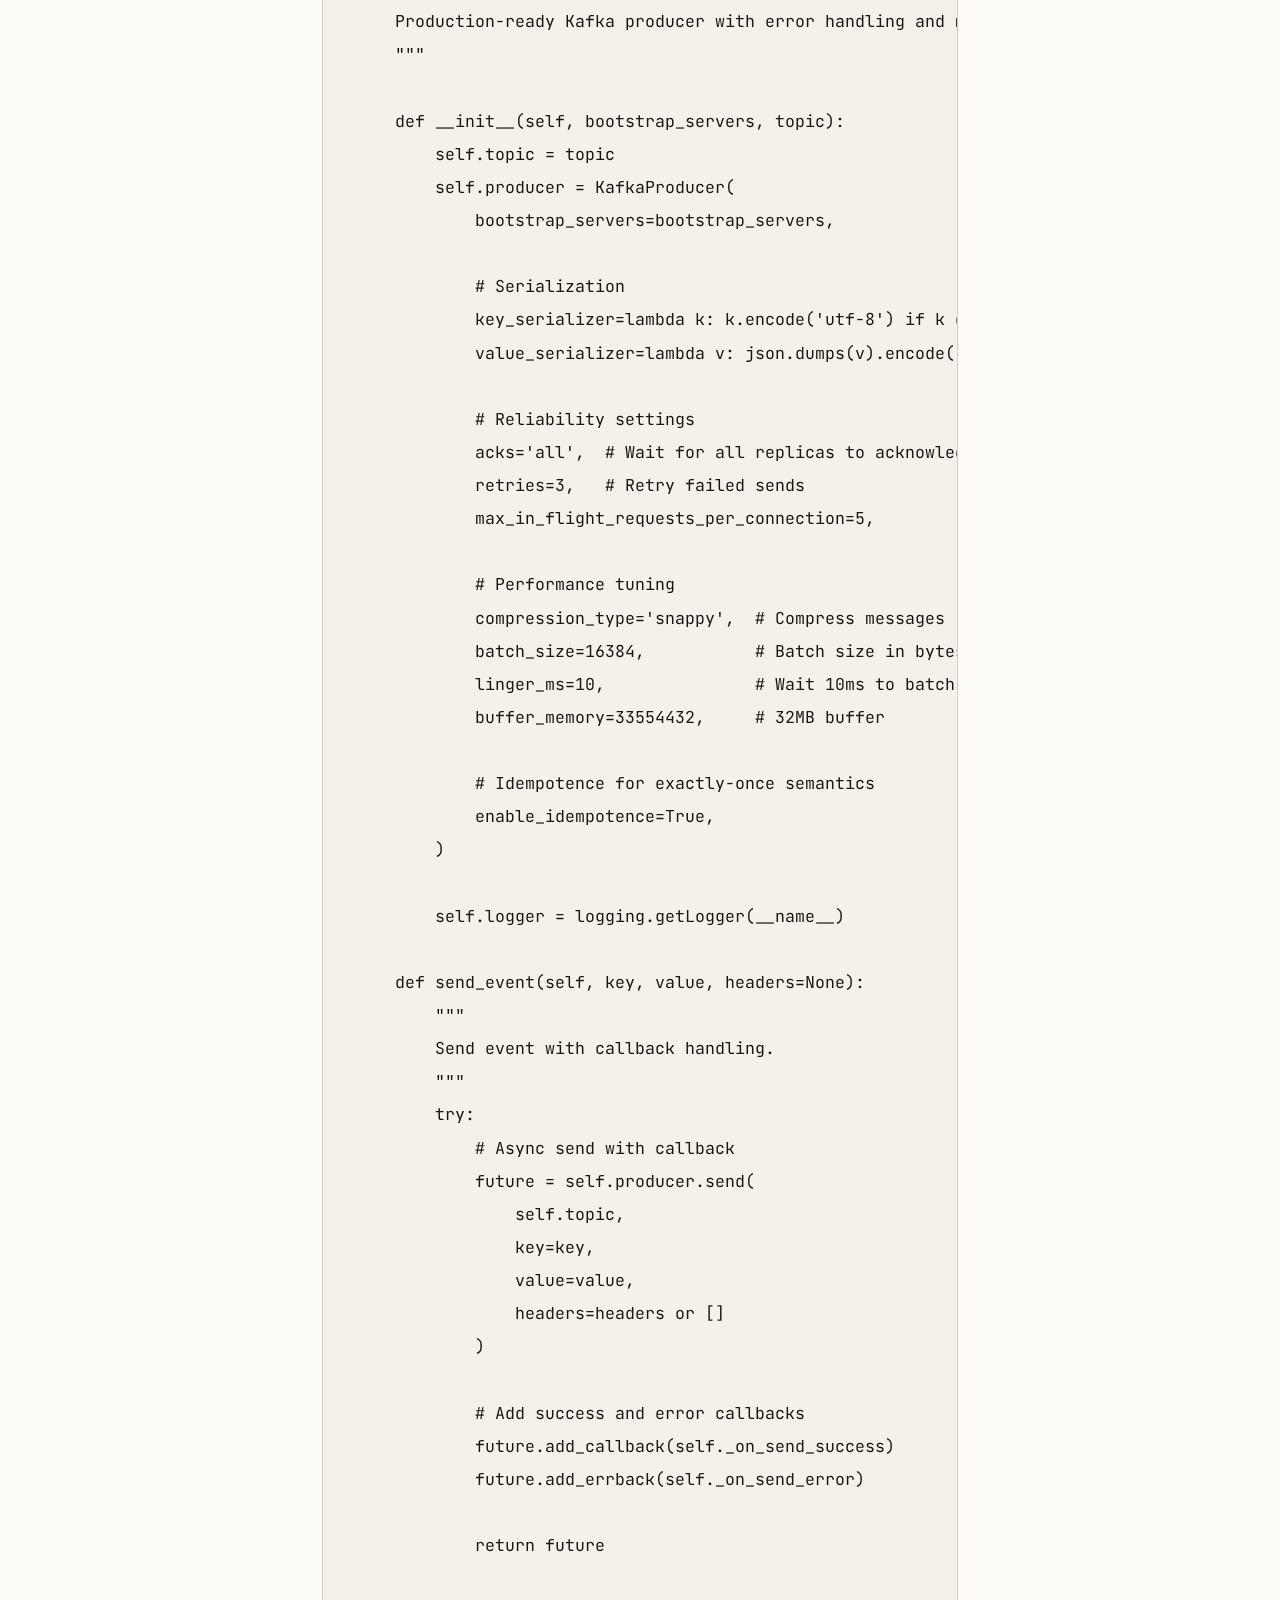
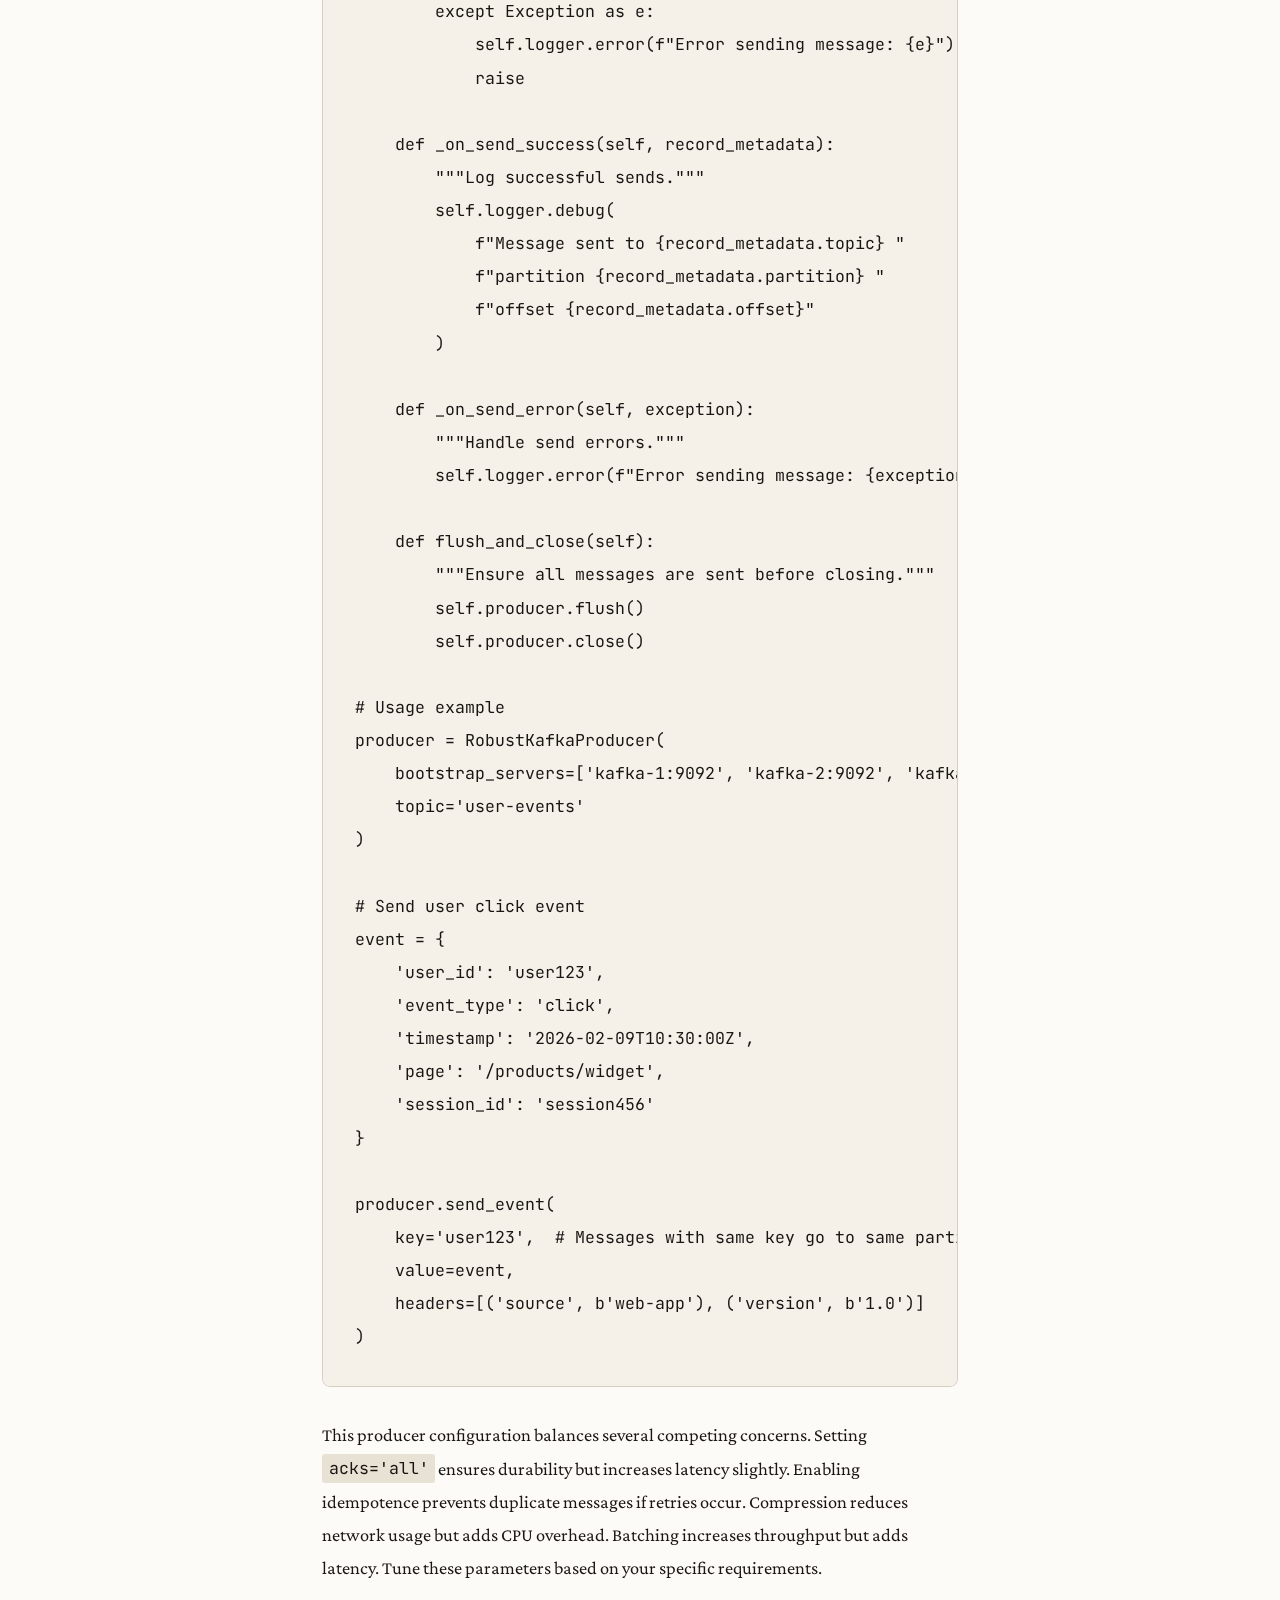
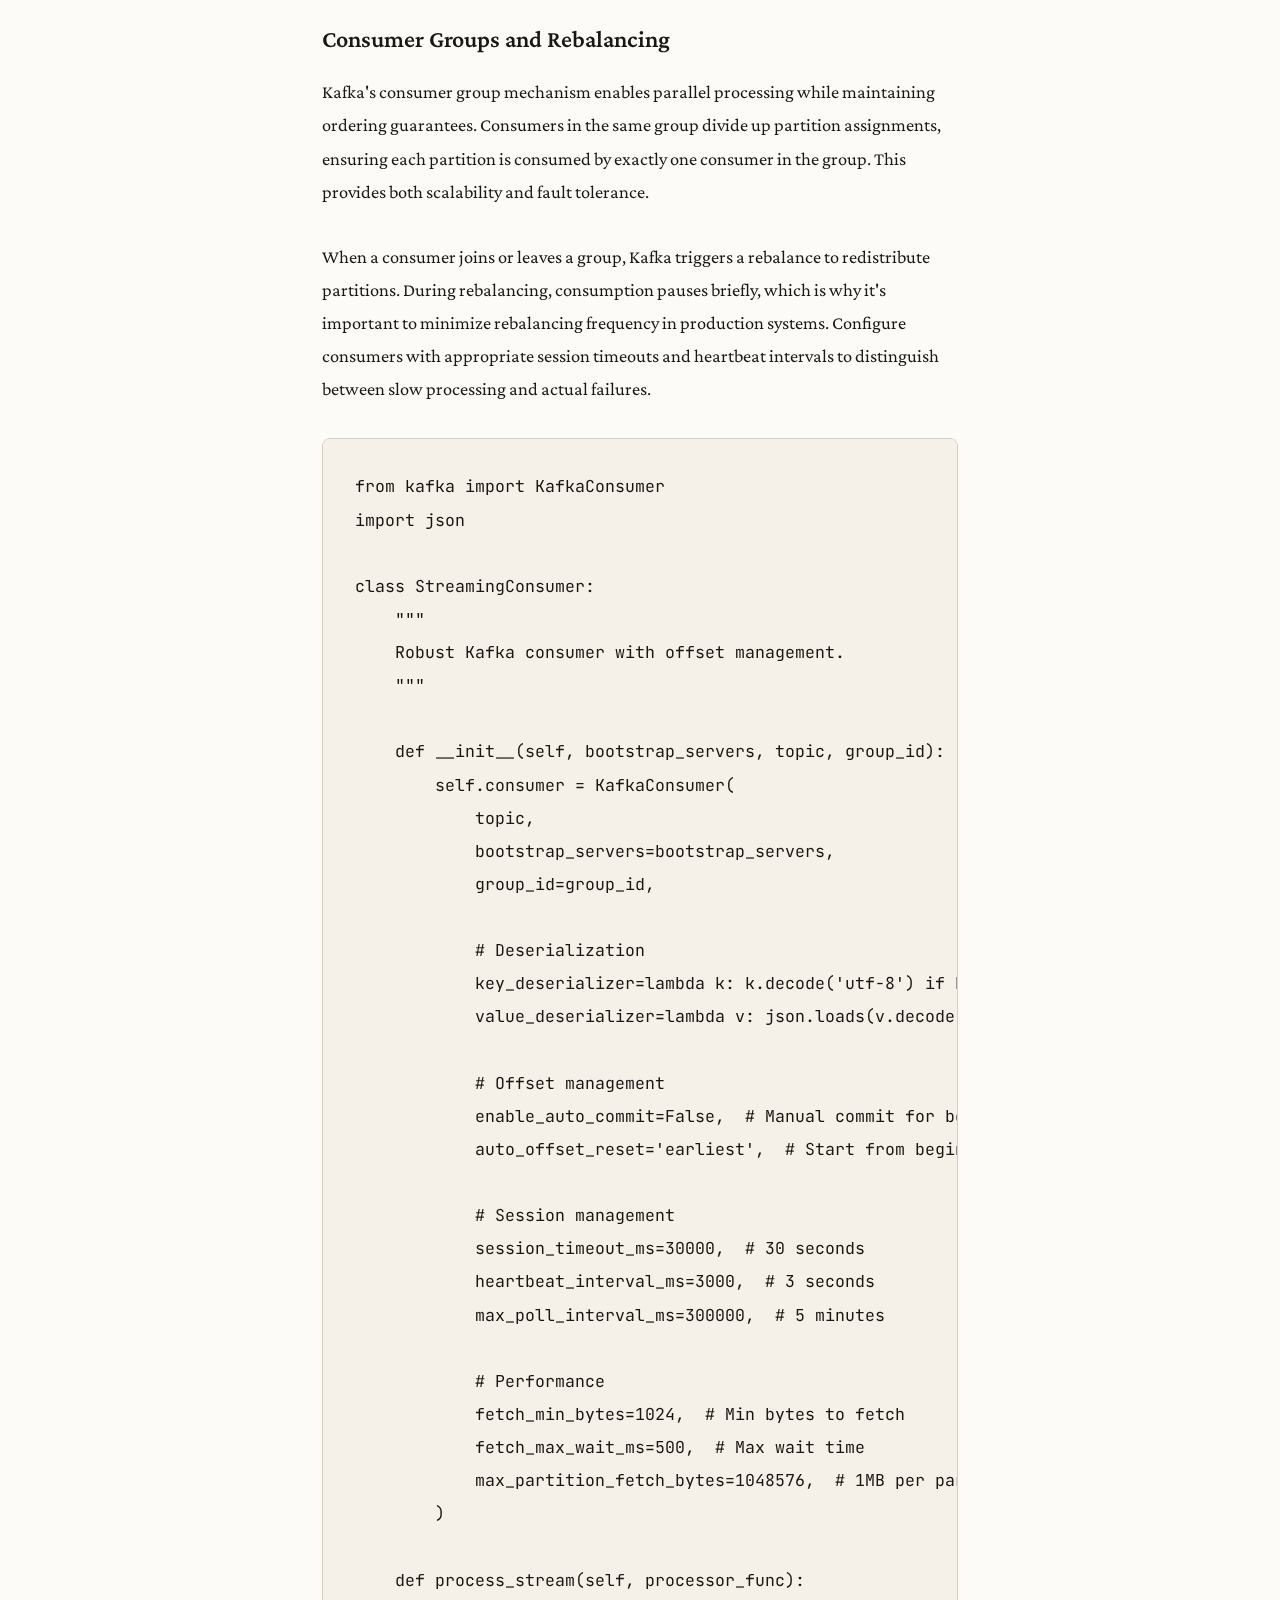
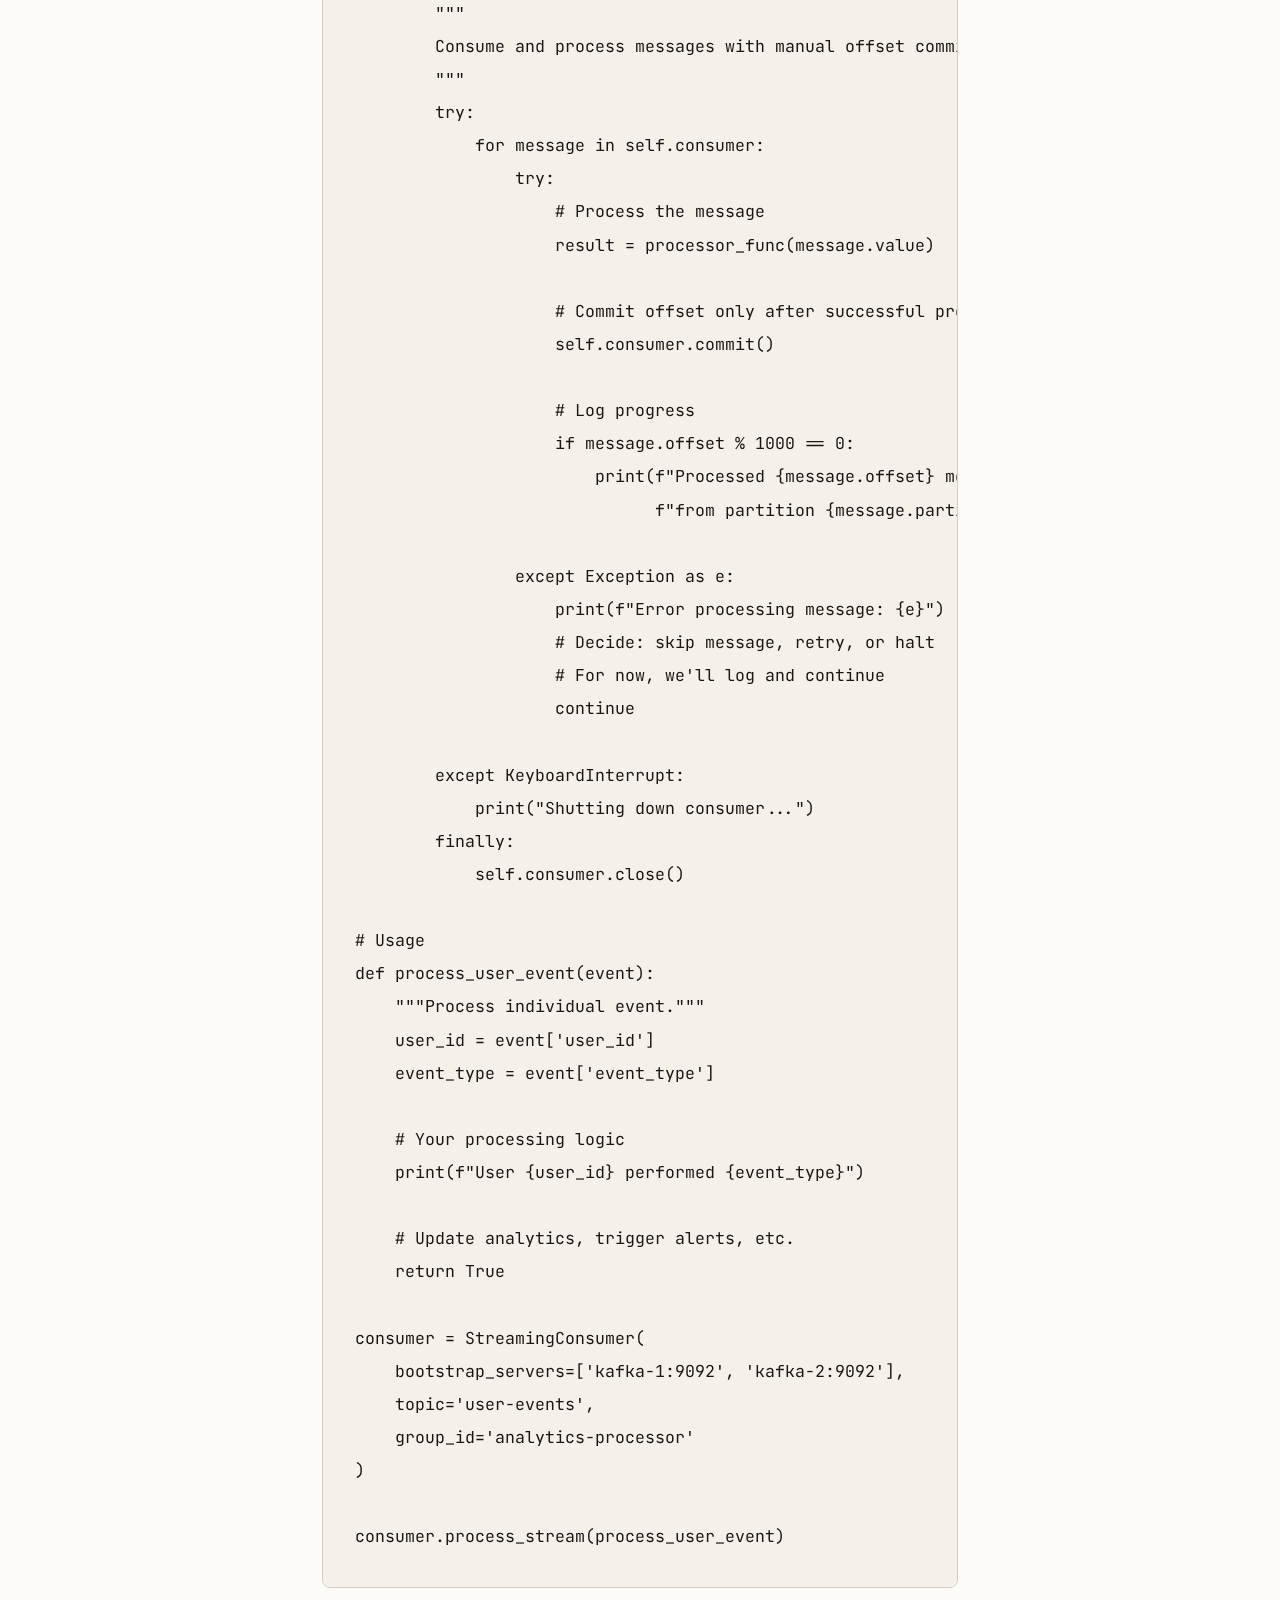
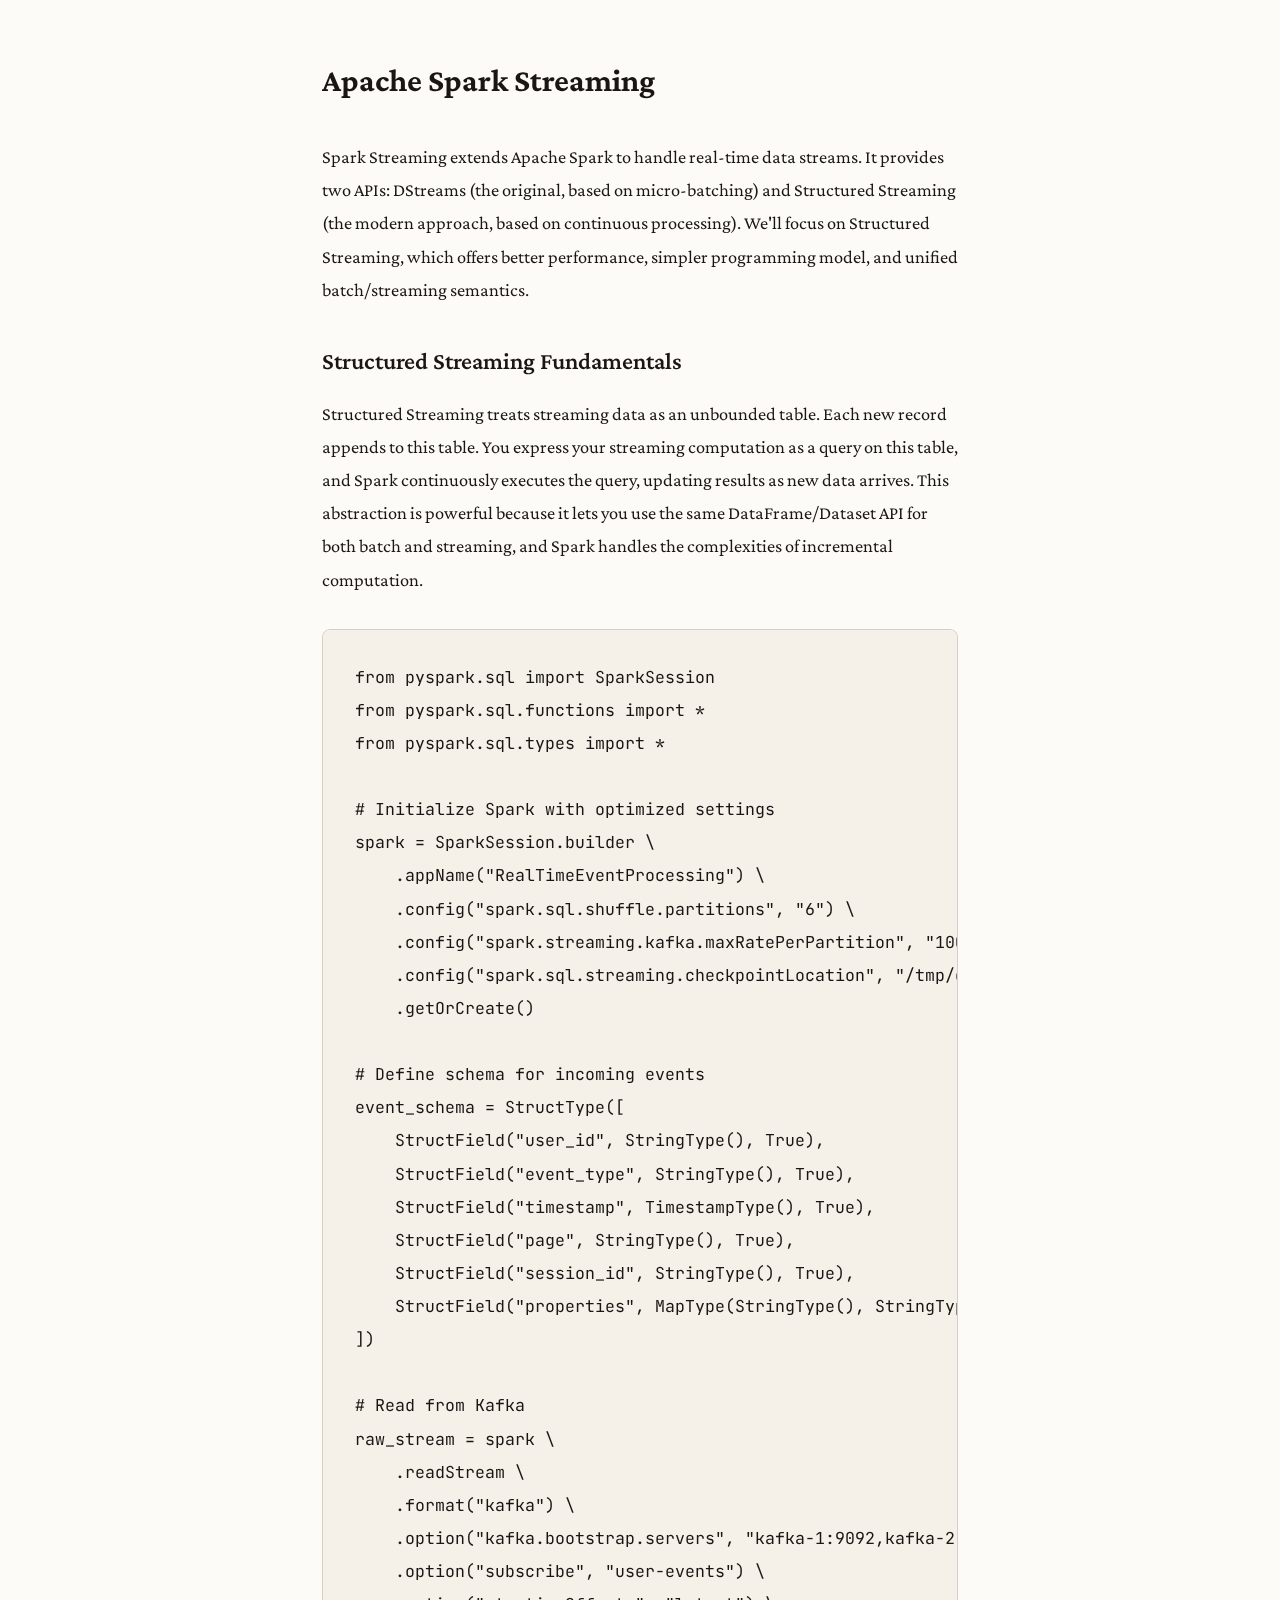
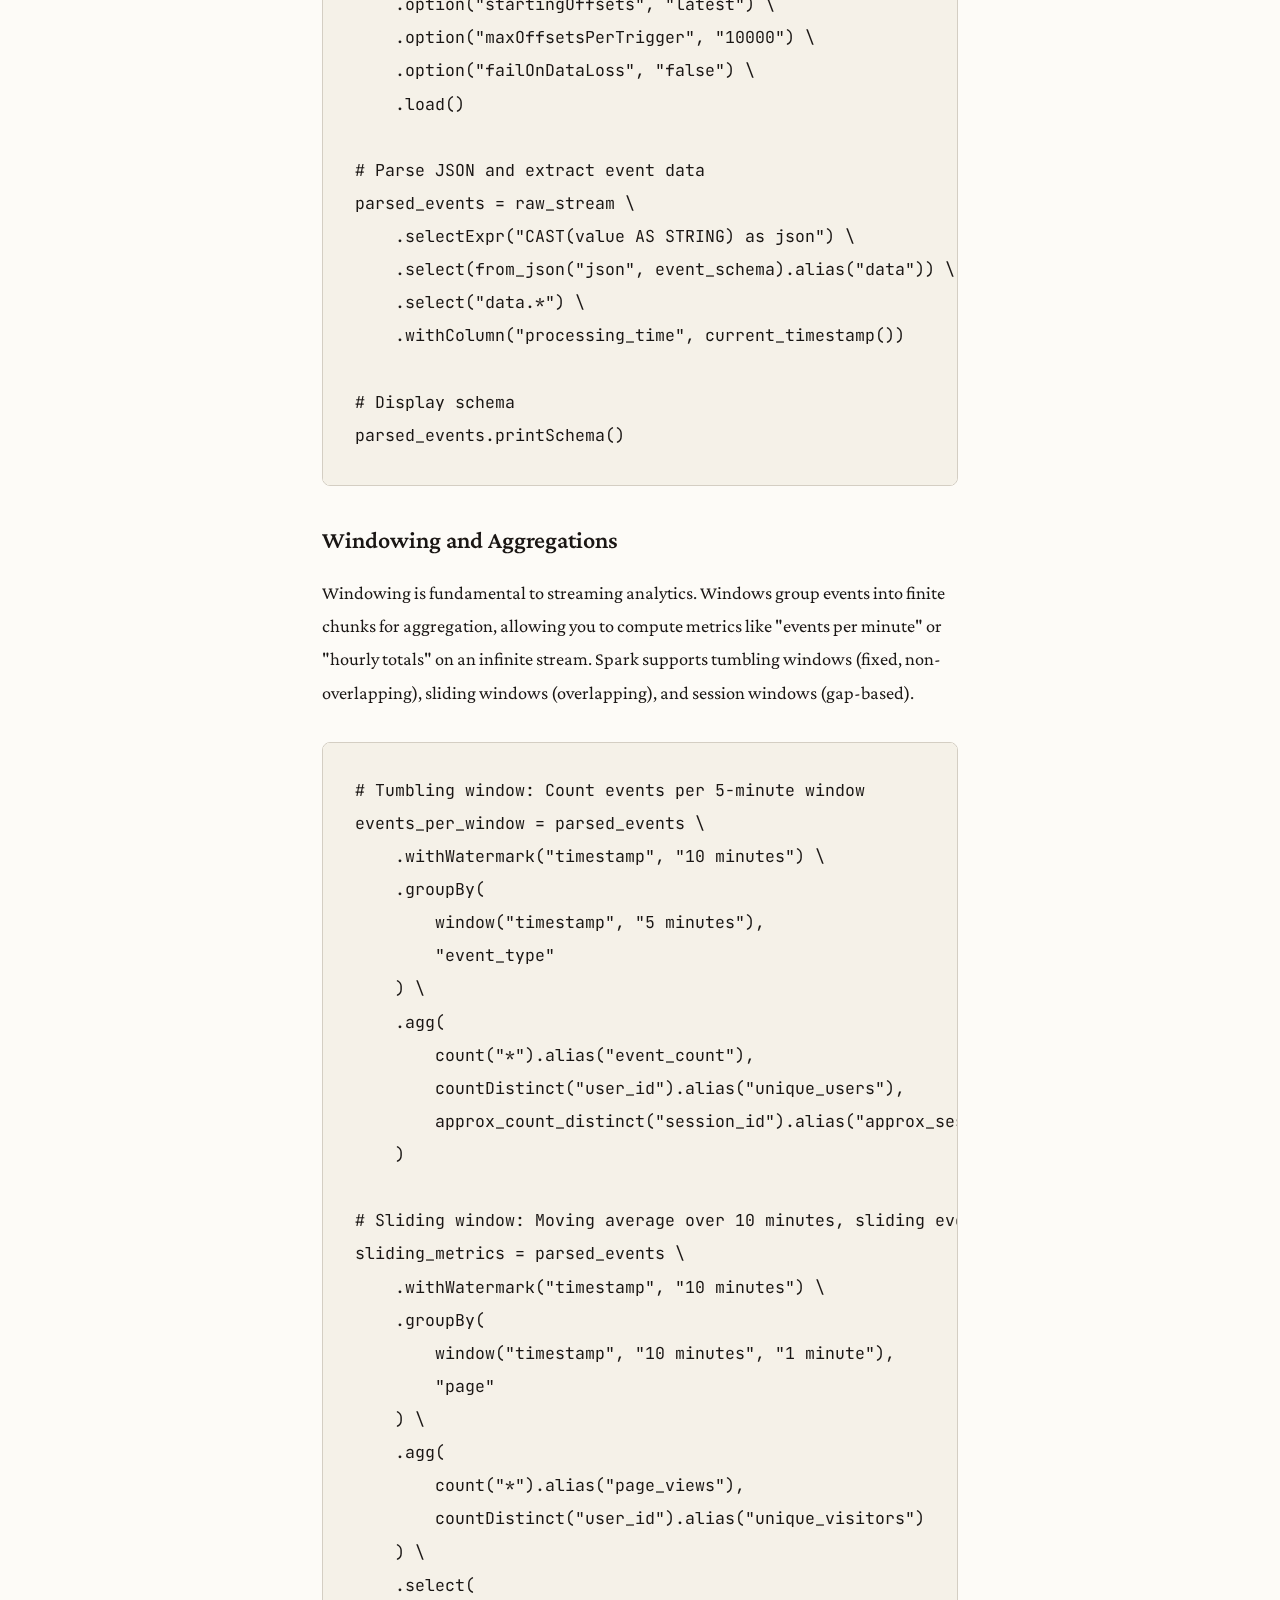
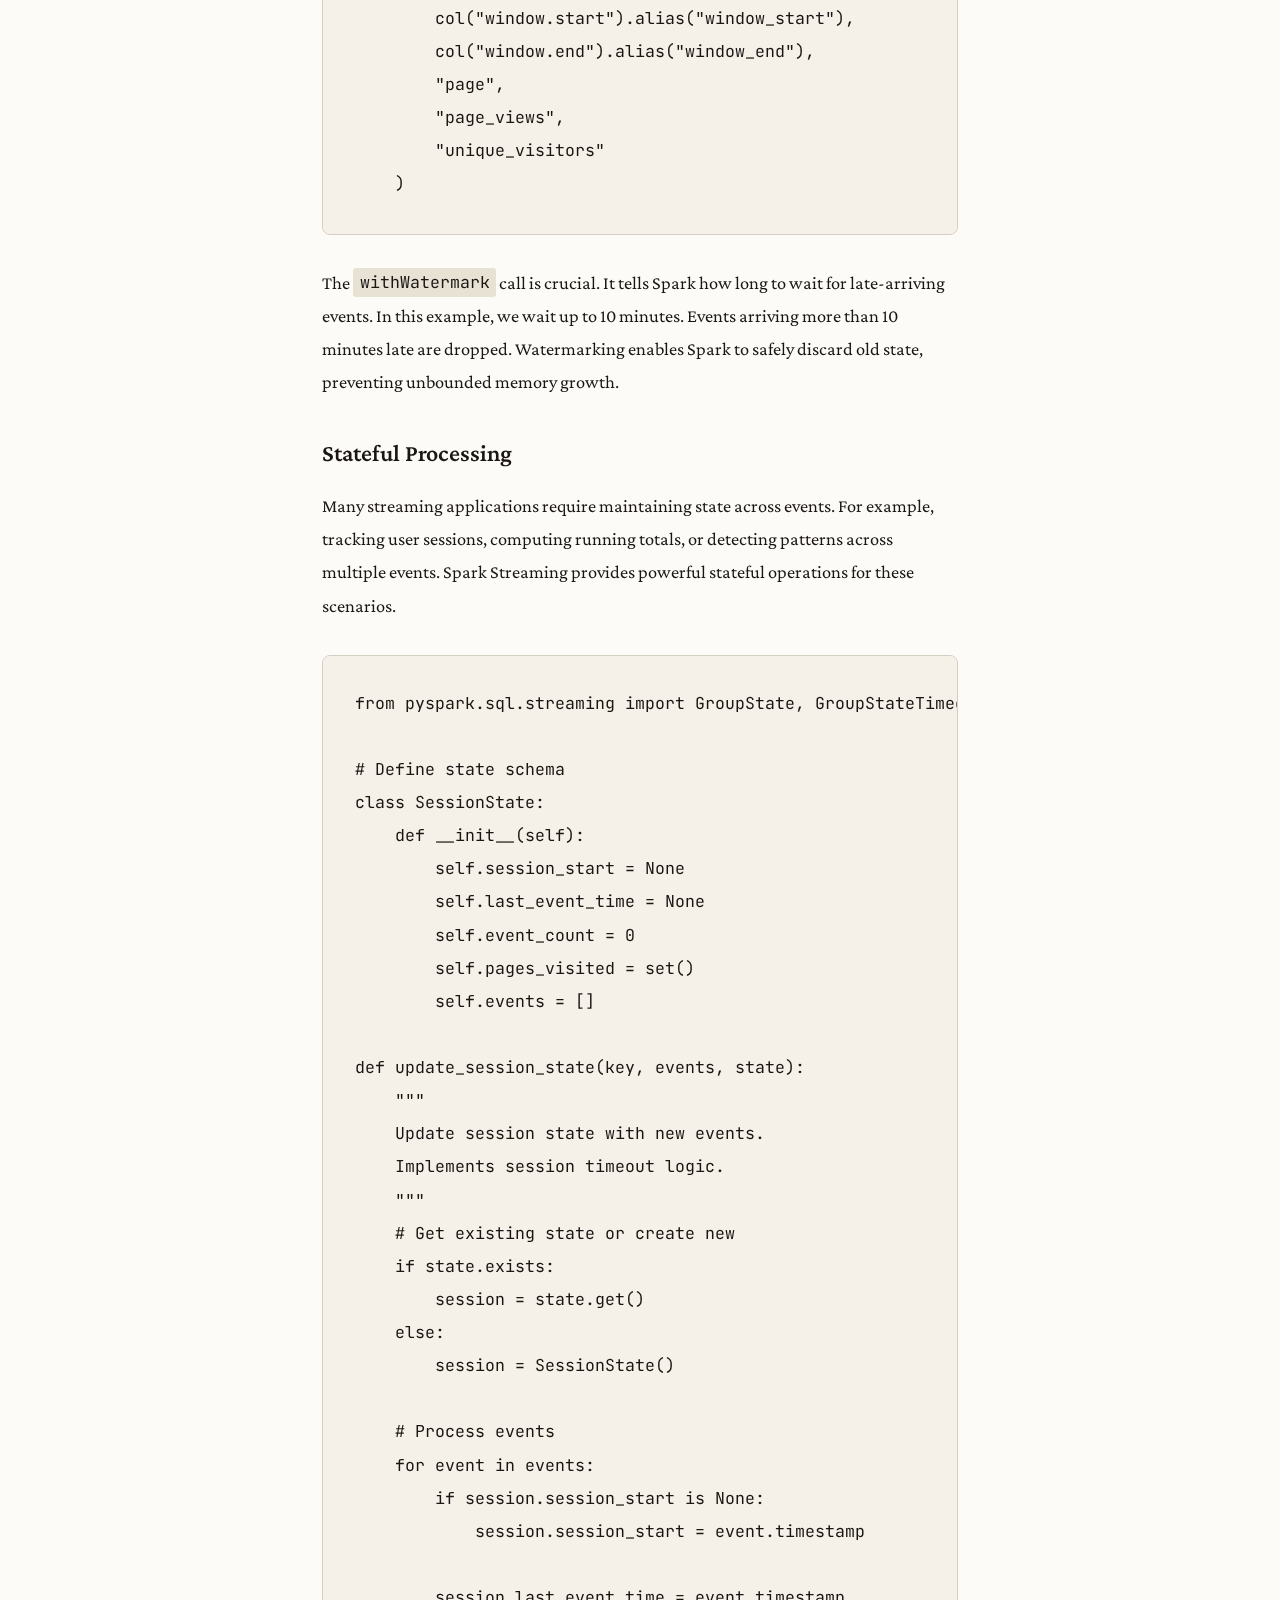
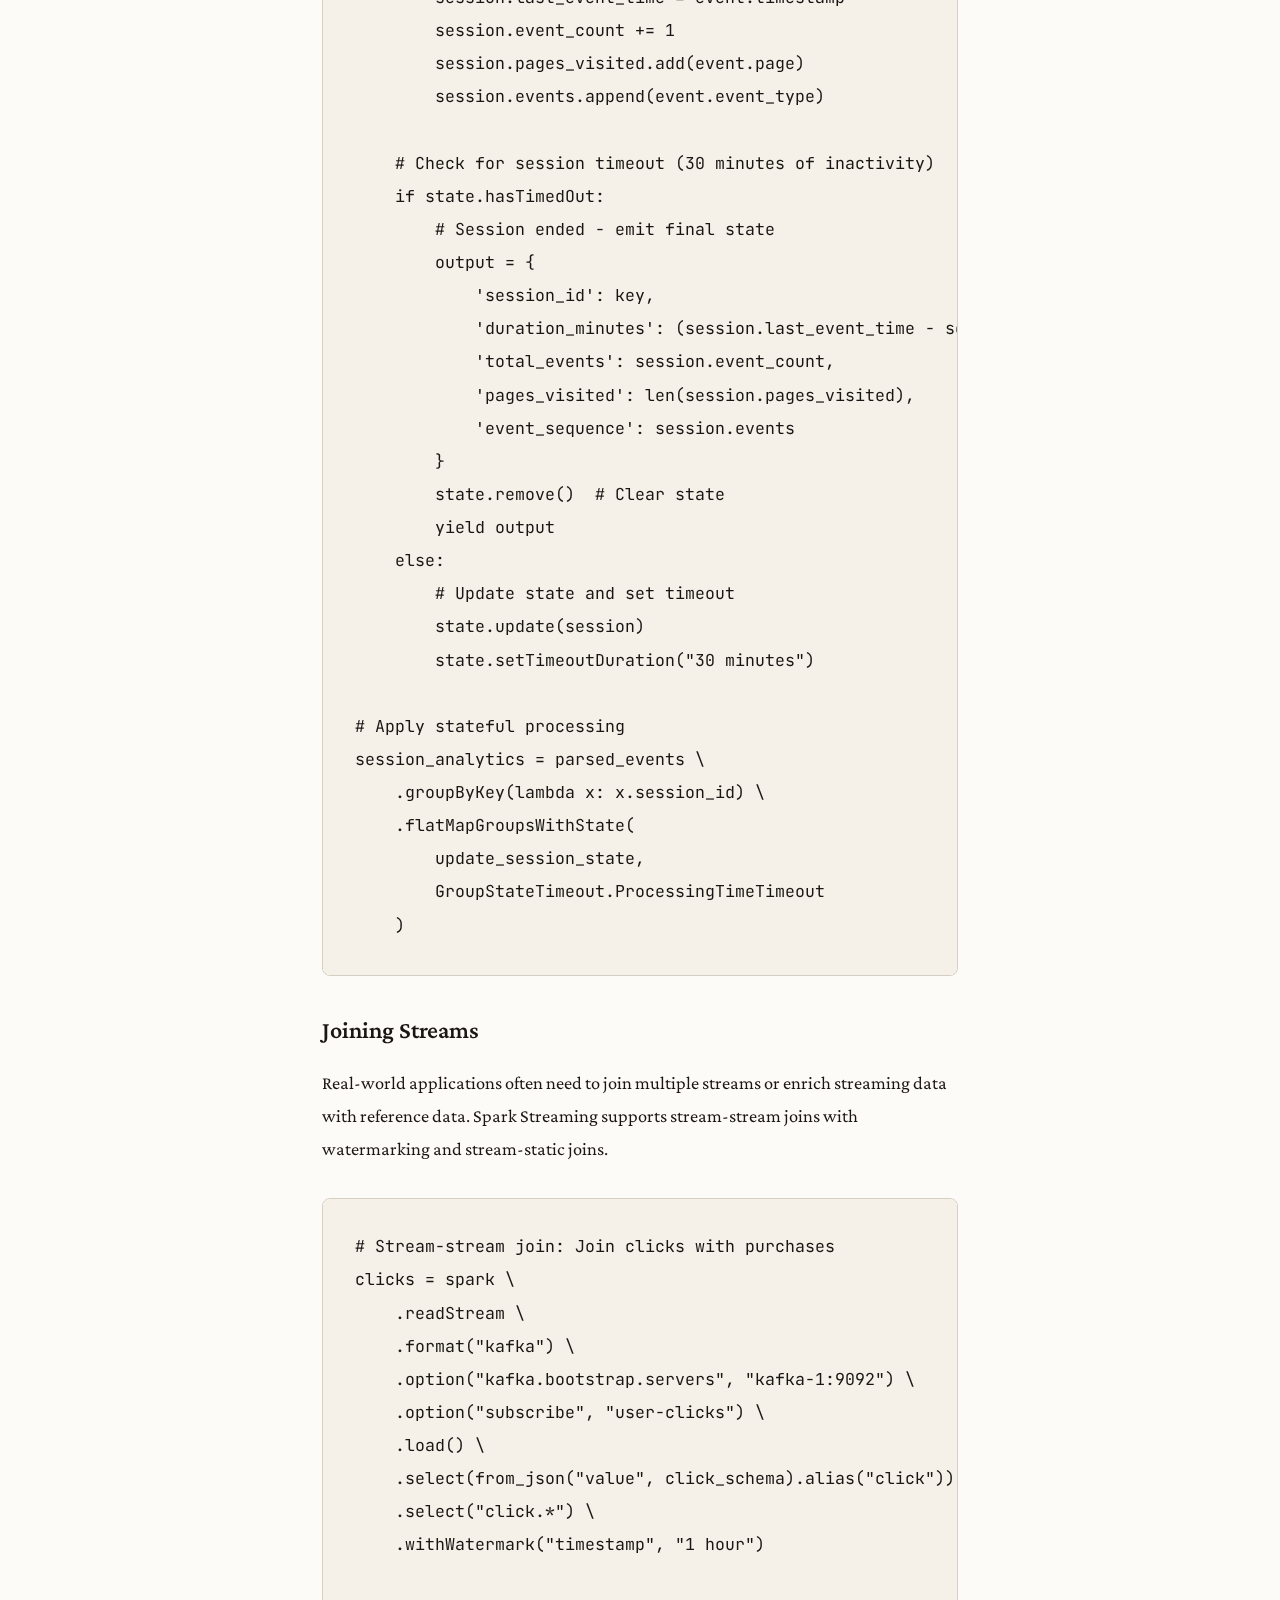
<file: real-time-kafka-spark-streaming.html>
<!DOCTYPE html>
<html lang="en">
<head>
    <meta charset="UTF-8">
    <meta name="viewport" content="width=device-width, initial-scale=1.0">
    <title>Real-Time Data Processing with Apache Kafka and Spark - Pabesh</title>
    <meta name="description" content="Master real-time data processing with Apache Kafka and Spark Streaming. Learn event-driven architectures, streaming patterns, and production deployment strategies.">
    <link rel="stylesheet" href="styles.css">
    <link rel="preconnect" href="https://fonts.googleapis.com">
    <link rel="preconnect" href="https://fonts.gstatic.com" crossorigin>
    <link href="https://fonts.googleapis.com/css2?family=Crimson+Pro:wght@400;600;700&family=JetBrains+Mono:wght@400;600&display=swap" rel="stylesheet">
</head>
<body>
    <!-- Navigation -->
    <nav class="nav">
        <div class="nav-container">
            <a href="index.html" class="logo">Pabesh</a>
            <div class="nav-links">
                <a href="index.html" class="nav-link">Home</a>
                <a href="about.html" class="nav-link">About</a>
                <a href="#" class="nav-link">Archive</a>
            </div>
            <button class="theme-toggle" id="themeToggle" aria-label="Toggle dark mode">
                <span class="theme-icon">◐</span>
            </button>
        </div>
    </nav>

    <!-- Article Header -->
    <header class="article-header">
        <div class="article-category">Data Engineering</div>
        <h1 class="article-title">Real-Time Data Processing with Apache Kafka and Spark</h1>
        <div class="article-meta">
            <span class="meta-item">By Malcolm Buluku</span>
            <span class="meta-divider">·</span>
            <span class="meta-item">February 9, 2026</span>
            <span class="meta-divider">·</span>
            <span class="meta-item">22 min read</span>
        </div>
        <p class="article-excerpt">
            Build robust streaming architectures for processing millions of events per second using Kafka, Spark Streaming, and modern event-driven patterns.
        </p>
    </header>

    <!-- Article Content -->
    <article class="article-content">
        <p>
            In today's digital economy, data moves at unprecedented speeds. Click streams, IoT sensors, financial transactions, and social media interactions generate millions of events every second. Traditional batch processing, which analyzes data hours or days after it's generated, is no longer sufficient. Organizations need real-time insights to detect fraud instantly, personalize user experiences on the fly, and respond to operational issues before they escalate.
        </p>

        <p>
            Apache Kafka and Apache Spark have emerged as the de facto standard for building real-time data processing systems. Kafka provides a distributed, fault-tolerant event streaming platform capable of handling trillions of events per day. Spark Streaming extends Spark's powerful data processing capabilities to streaming data, enabling complex analytics on live data streams. Together, they form the backbone of modern streaming architectures at companies like Netflix, Uber, LinkedIn, and Airbnb.
        </p>

        <h2>Understanding the Streaming Paradigm</h2>
        
        <p>
            Before diving into implementation, we need to understand how streaming systems differ from traditional batch processing. In batch processing, you collect data over a period, then process it all at once. Streaming systems process data continuously as it arrives, treating data as an infinite, unbounded stream of events rather than a finite dataset.
        </p>

        <p>
            This shift in perspective has profound implications. You can't sort an infinite stream. You can't iterate over it multiple times. Instead, you process events in the order they arrive, maintaining state as needed, and emitting results continuously. Streaming systems must handle out-of-order events, deal with late-arriving data, and manage ever-growing state efficiently.
        </p>

        <h3>Event Time vs. Processing Time</h3>

        <p>
            One of the most critical concepts in streaming is the distinction between event time and processing time. Event time is when an event actually occurred in the real world—when a user clicked a button, when a sensor recorded a reading, when a transaction was initiated. Processing time is when your system processes that event, which could be milliseconds or hours later depending on network latency, system failures, or backpressure.
        </p>

        <p>
            For accurate analytics, you almost always want to use event time. If you're calculating hourly sales totals, you want transactions grouped by when they occurred, not when your system happened to process them. This requires careful timestamp management and handling of late-arriving events through watermarking and windowing strategies.
        </p>

        <h2>Apache Kafka Architecture</h2>

        <p>
            Kafka's architecture is deceptively simple yet incredibly powerful. At its core, Kafka is a distributed commit log. Producers write records to topics, which are divided into partitions. Consumers read records from these partitions, maintaining their own offsets to track position in the stream.
        </p>

        <h3>Topics and Partitions</h3>

        <p>
            A topic is a logical stream of records. For example, you might have topics for "user-clicks", "payment-transactions", or "sensor-readings". Each topic is divided into one or more partitions for parallel processing and fault tolerance. Records within a partition are totally ordered, meaning Kafka guarantees that if message A is written before message B to the same partition, consumers will see A before B.
        </p>

        <p>
            Partitioning serves two crucial purposes. First, it enables horizontal scaling—each partition can be hosted on a different broker, and different consumers can process different partitions in parallel. Second, it provides a natural grouping mechanism. By using a key when producing messages, you ensure all messages with the same key go to the same partition, which is essential for maintaining ordering guarantees and stateful processing.
        </p>

        <h3>Producer Configuration</h3>

        <p>
            Let's build a production-ready Kafka producer. The key is balancing throughput, latency, and durability:
        </p>

        <pre><code>from kafka import KafkaProducer
from kafka.errors import KafkaError
import json
import logging

class RobustKafkaProducer:
    """
    Production-ready Kafka producer with error handling and monitoring.
    """
    
    def __init__(self, bootstrap_servers, topic):
        self.topic = topic
        self.producer = KafkaProducer(
            bootstrap_servers=bootstrap_servers,
            
            # Serialization
            key_serializer=lambda k: k.encode('utf-8') if k else None,
            value_serializer=lambda v: json.dumps(v).encode('utf-8'),
            
            # Reliability settings
            acks='all',  # Wait for all replicas to acknowledge
            retries=3,   # Retry failed sends
            max_in_flight_requests_per_connection=5,
            
            # Performance tuning
            compression_type='snappy',  # Compress messages
            batch_size=16384,           # Batch size in bytes
            linger_ms=10,               # Wait 10ms to batch messages
            buffer_memory=33554432,     # 32MB buffer
            
            # Idempotence for exactly-once semantics
            enable_idempotence=True,
        )
        
        self.logger = logging.getLogger(__name__)
    
    def send_event(self, key, value, headers=None):
        """
        Send event with callback handling.
        """
        try:
            # Async send with callback
            future = self.producer.send(
                self.topic,
                key=key,
                value=value,
                headers=headers or []
            )
            
            # Add success and error callbacks
            future.add_callback(self._on_send_success)
            future.add_errback(self._on_send_error)
            
            return future
            
        except Exception as e:
            self.logger.error(f"Error sending message: {e}")
            raise
    
    def _on_send_success(self, record_metadata):
        """Log successful sends."""
        self.logger.debug(
            f"Message sent to {record_metadata.topic} "
            f"partition {record_metadata.partition} "
            f"offset {record_metadata.offset}"
        )
    
    def _on_send_error(self, exception):
        """Handle send errors."""
        self.logger.error(f"Error sending message: {exception}")
    
    def flush_and_close(self):
        """Ensure all messages are sent before closing."""
        self.producer.flush()
        self.producer.close()

# Usage example
producer = RobustKafkaProducer(
    bootstrap_servers=['kafka-1:9092', 'kafka-2:9092', 'kafka-3:9092'],
    topic='user-events'
)

# Send user click event
event = {
    'user_id': 'user123',
    'event_type': 'click',
    'timestamp': '2026-02-09T10:30:00Z',
    'page': '/products/widget',
    'session_id': 'session456'
}

producer.send_event(
    key='user123',  # Messages with same key go to same partition
    value=event,
    headers=[('source', b'web-app'), ('version', b'1.0')]
)</code></pre>

        <p>
            This producer configuration balances several competing concerns. Setting <code>acks='all'</code> ensures durability but increases latency slightly. Enabling idempotence prevents duplicate messages if retries occur. Compression reduces network usage but adds CPU overhead. Batching increases throughput but adds latency. Tune these parameters based on your specific requirements.
        </p>

        <h3>Consumer Groups and Rebalancing</h3>

        <p>
            Kafka's consumer group mechanism enables parallel processing while maintaining ordering guarantees. Consumers in the same group divide up partition assignments, ensuring each partition is consumed by exactly one consumer in the group. This provides both scalability and fault tolerance.
        </p>

        <p>
            When a consumer joins or leaves a group, Kafka triggers a rebalance to redistribute partitions. During rebalancing, consumption pauses briefly, which is why it's important to minimize rebalancing frequency in production systems. Configure consumers with appropriate session timeouts and heartbeat intervals to distinguish between slow processing and actual failures.
        </p>

        <pre><code>from kafka import KafkaConsumer
import json

class StreamingConsumer:
    """
    Robust Kafka consumer with offset management.
    """
    
    def __init__(self, bootstrap_servers, topic, group_id):
        self.consumer = KafkaConsumer(
            topic,
            bootstrap_servers=bootstrap_servers,
            group_id=group_id,
            
            # Deserialization
            key_deserializer=lambda k: k.decode('utf-8') if k else None,
            value_deserializer=lambda v: json.loads(v.decode('utf-8')),
            
            # Offset management
            enable_auto_commit=False,  # Manual commit for better control
            auto_offset_reset='earliest',  # Start from beginning if no offset
            
            # Session management
            session_timeout_ms=30000,  # 30 seconds
            heartbeat_interval_ms=3000,  # 3 seconds
            max_poll_interval_ms=300000,  # 5 minutes
            
            # Performance
            fetch_min_bytes=1024,  # Min bytes to fetch
            fetch_max_wait_ms=500,  # Max wait time
            max_partition_fetch_bytes=1048576,  # 1MB per partition
        )
    
    def process_stream(self, processor_func):
        """
        Consume and process messages with manual offset commits.
        """
        try:
            for message in self.consumer:
                try:
                    # Process the message
                    result = processor_func(message.value)
                    
                    # Commit offset only after successful processing
                    self.consumer.commit()
                    
                    # Log progress
                    if message.offset % 1000 == 0:
                        print(f"Processed {message.offset} messages "
                              f"from partition {message.partition}")
                    
                except Exception as e:
                    print(f"Error processing message: {e}")
                    # Decide: skip message, retry, or halt
                    # For now, we'll log and continue
                    continue
                    
        except KeyboardInterrupt:
            print("Shutting down consumer...")
        finally:
            self.consumer.close()

# Usage
def process_user_event(event):
    """Process individual event."""
    user_id = event['user_id']
    event_type = event['event_type']
    
    # Your processing logic
    print(f"User {user_id} performed {event_type}")
    
    # Update analytics, trigger alerts, etc.
    return True

consumer = StreamingConsumer(
    bootstrap_servers=['kafka-1:9092', 'kafka-2:9092'],
    topic='user-events',
    group_id='analytics-processor'
)

consumer.process_stream(process_user_event)</code></pre>

        <h2>Apache Spark Streaming</h2>

        <p>
            Spark Streaming extends Apache Spark to handle real-time data streams. It provides two APIs: DStreams (the original, based on micro-batching) and Structured Streaming (the modern approach, based on continuous processing). We'll focus on Structured Streaming, which offers better performance, simpler programming model, and unified batch/streaming semantics.
        </p>

        <h3>Structured Streaming Fundamentals</h3>

        <p>
            Structured Streaming treats streaming data as an unbounded table. Each new record appends to this table. You express your streaming computation as a query on this table, and Spark continuously executes the query, updating results as new data arrives. This abstraction is powerful because it lets you use the same DataFrame/Dataset API for both batch and streaming, and Spark handles the complexities of incremental computation.
        </p>

        <pre><code>from pyspark.sql import SparkSession
from pyspark.sql.functions import *
from pyspark.sql.types import *

# Initialize Spark with optimized settings
spark = SparkSession.builder \
    .appName("RealTimeEventProcessing") \
    .config("spark.sql.shuffle.partitions", "6") \
    .config("spark.streaming.kafka.maxRatePerPartition", "1000") \
    .config("spark.sql.streaming.checkpointLocation", "/tmp/checkpoint") \
    .getOrCreate()

# Define schema for incoming events
event_schema = StructType([
    StructField("user_id", StringType(), True),
    StructField("event_type", StringType(), True),
    StructField("timestamp", TimestampType(), True),
    StructField("page", StringType(), True),
    StructField("session_id", StringType(), True),
    StructField("properties", MapType(StringType(), StringType()), True)
])

# Read from Kafka
raw_stream = spark \
    .readStream \
    .format("kafka") \
    .option("kafka.bootstrap.servers", "kafka-1:9092,kafka-2:9092") \
    .option("subscribe", "user-events") \
    .option("startingOffsets", "latest") \
    .option("maxOffsetsPerTrigger", "10000") \
    .option("failOnDataLoss", "false") \
    .load()

# Parse JSON and extract event data
parsed_events = raw_stream \
    .selectExpr("CAST(value AS STRING) as json") \
    .select(from_json("json", event_schema).alias("data")) \
    .select("data.*") \
    .withColumn("processing_time", current_timestamp())

# Display schema
parsed_events.printSchema()</code></pre>

        <h3>Windowing and Aggregations</h3>

        <p>
            Windowing is fundamental to streaming analytics. Windows group events into finite chunks for aggregation, allowing you to compute metrics like "events per minute" or "hourly totals" on an infinite stream. Spark supports tumbling windows (fixed, non-overlapping), sliding windows (overlapping), and session windows (gap-based).
        </p>

        <pre><code># Tumbling window: Count events per 5-minute window
events_per_window = parsed_events \
    .withWatermark("timestamp", "10 minutes") \
    .groupBy(
        window("timestamp", "5 minutes"),
        "event_type"
    ) \
    .agg(
        count("*").alias("event_count"),
        countDistinct("user_id").alias("unique_users"),
        approx_count_distinct("session_id").alias("approx_sessions")
    )

# Sliding window: Moving average over 10 minutes, sliding every 1 minute
sliding_metrics = parsed_events \
    .withWatermark("timestamp", "10 minutes") \
    .groupBy(
        window("timestamp", "10 minutes", "1 minute"),
        "page"
    ) \
    .agg(
        count("*").alias("page_views"),
        countDistinct("user_id").alias("unique_visitors")
    ) \
    .select(
        col("window.start").alias("window_start"),
        col("window.end").alias("window_end"),
        "page",
        "page_views",
        "unique_visitors"
    )</code></pre>

        <p>
            The <code>withWatermark</code> call is crucial. It tells Spark how long to wait for late-arriving events. In this example, we wait up to 10 minutes. Events arriving more than 10 minutes late are dropped. Watermarking enables Spark to safely discard old state, preventing unbounded memory growth.
        </p>

        <h3>Stateful Processing</h3>

        <p>
            Many streaming applications require maintaining state across events. For example, tracking user sessions, computing running totals, or detecting patterns across multiple events. Spark Streaming provides powerful stateful operations for these scenarios.
        </p>

        <pre><code>from pyspark.sql.streaming import GroupState, GroupStateTimeout

# Define state schema
class SessionState:
    def __init__(self):
        self.session_start = None
        self.last_event_time = None
        self.event_count = 0
        self.pages_visited = set()
        self.events = []

def update_session_state(key, events, state):
    """
    Update session state with new events.
    Implements session timeout logic.
    """
    # Get existing state or create new
    if state.exists:
        session = state.get()
    else:
        session = SessionState()
    
    # Process events
    for event in events:
        if session.session_start is None:
            session.session_start = event.timestamp
        
        session.last_event_time = event.timestamp
        session.event_count += 1
        session.pages_visited.add(event.page)
        session.events.append(event.event_type)
    
    # Check for session timeout (30 minutes of inactivity)
    if state.hasTimedOut:
        # Session ended - emit final state
        output = {
            'session_id': key,
            'duration_minutes': (session.last_event_time - session.session_start).seconds / 60,
            'total_events': session.event_count,
            'pages_visited': len(session.pages_visited),
            'event_sequence': session.events
        }
        state.remove()  # Clear state
        yield output
    else:
        # Update state and set timeout
        state.update(session)
        state.setTimeoutDuration("30 minutes")

# Apply stateful processing
session_analytics = parsed_events \
    .groupByKey(lambda x: x.session_id) \
    .flatMapGroupsWithState(
        update_session_state,
        GroupStateTimeout.ProcessingTimeTimeout
    )</code></pre>

        <h3>Joining Streams</h3>

        <p>
            Real-world applications often need to join multiple streams or enrich streaming data with reference data. Spark Streaming supports stream-stream joins with watermarking and stream-static joins.
        </p>

        <pre><code># Stream-stream join: Join clicks with purchases
clicks = spark \
    .readStream \
    .format("kafka") \
    .option("kafka.bootstrap.servers", "kafka-1:9092") \
    .option("subscribe", "user-clicks") \
    .load() \
    .select(from_json("value", click_schema).alias("click")) \
    .select("click.*") \
    .withWatermark("timestamp", "1 hour")

purchases = spark \
    .readStream \
    .format("kafka") \
    .option("kafka.bootstrap.servers", "kafka-1:9092") \
    .option("subscribe", "purchases") \
    .load() \
    .select(from_json("value", purchase_schema).alias("purchase")) \
    .select("purchase.*") \
    .withWatermark("timestamp", "1 hour")

# Join within 30-minute window
click_to_purchase = clicks.alias("c").join(
    purchases.alias("p"),
    expr("""
        c.user_id = p.user_id AND
        c.product_id = p.product_id AND
        p.timestamp >= c.timestamp AND
        p.timestamp <= c.timestamp + interval 30 minutes
    """),
    "inner"
).select(
    col("c.user_id"),
    col("c.product_id"),
    col("c.timestamp").alias("click_time"),
    col("p.timestamp").alias("purchase_time"),
    (col("p.timestamp").cast("long") - col("c.timestamp").cast("long")).alias("time_to_purchase_seconds")
)

# Stream-static join: Enrich with user profile data
user_profiles = spark.read.parquet("s3://data/user-profiles")

enriched_events = parsed_events.join(
    broadcast(user_profiles),  # Broadcast for efficiency
    "user_id",
    "left"
).select(
    "user_id",
    "event_type",
    "timestamp",
    "page",
    "user_profiles.country",
    "user_profiles.age_group",
    "user_profiles.premium_status"
)</code></pre>

        <h2>Building a Complete Real-Time Pipeline</h2>

        <p>
            Let's build an end-to-end real-time analytics pipeline for an e-commerce platform. This system processes clickstream data, detects fraud patterns, personalizes recommendations, and updates dashboards in real-time.
        </p>

        <h3>Architecture Overview</h3>

        <p>
            Our pipeline consists of several stages: data ingestion from web servers and mobile apps into Kafka, stream processing with Spark to compute analytics and detect anomalies, writing results to multiple sinks (data warehouse for analytics, cache for real-time serving, alert system for critical events), and monitoring throughout.
        </p>

        <h3>Clickstream Processing</h3>

        <pre><code>class ClickstreamProcessor:
    """
    Real-time clickstream analytics processor.
    """
    
    def __init__(self, spark):
        self.spark = spark
        self.checkpoint_dir = "/mnt/checkpoints/clickstream"
    
    def create_pipeline(self):
        """Build the complete streaming pipeline."""
        
        # 1. Read raw clickstream
        raw_clicks = self.spark \
            .readStream \
            .format("kafka") \
            .option("kafka.bootstrap.servers", "kafka:9092") \
            .option("subscribe", "clickstream") \
            .option("startingOffsets", "latest") \
            .load()
        
        # 2. Parse and validate
        parsed_clicks = raw_clicks \
            .selectExpr("CAST(value AS STRING) as json") \
            .select(from_json("json", self.click_schema).alias("click")) \
            .select("click.*") \
            .filter(col("user_id").isNotNull()) \
            .filter(col("timestamp").isNotNull()) \
            .withWatermark("timestamp", "2 hours")
        
        # 3. Sessionization
        sessionized = self.sessionize_clicks(parsed_clicks)
        
        # 4. Real-time metrics
        metrics = self.compute_metrics(sessionized)
        
        # 5. Anomaly detection
        anomalies = self.detect_anomalies(sessionized)
        
        # 6. Write to multiple sinks
        self.write_metrics(metrics)
        self.write_anomalies(anomalies)
        
        return metrics, anomalies
    
    def sessionize_clicks(self, clicks):
        """
        Create sessions from clicks using session window.
        A session ends after 30 minutes of inactivity.
        """
        return clicks \
            .groupBy(
                "user_id",
                session_window("timestamp", "30 minutes")
            ) \
            .agg(
                min("timestamp").alias("session_start"),
                max("timestamp").alias("session_end"),
                count("*").alias("clicks_in_session"),
                collect_list("page").alias("page_sequence"),
                collect_set("page").alias("unique_pages"),
                sum(col("time_on_page")).alias("total_time_seconds")
            ) \
            .withColumn("session_duration_minutes",
                (col("session_end").cast("long") - 
                 col("session_start").cast("long")) / 60
            )
    
    def compute_metrics(self, sessions):
        """
        Compute real-time business metrics.
        """
        return sessions \
            .groupBy(
                window("session_start", "1 minute")
            ) \
            .agg(
                count("*").alias("total_sessions"),
                avg("clicks_in_session").alias("avg_clicks_per_session"),
                avg("session_duration_minutes").alias("avg_session_duration"),
                countDistinct("user_id").alias("active_users"),
                
                # Engagement metrics
                sum(when(col("clicks_in_session") >= 10, 1).otherwise(0))
                    .alias("highly_engaged_sessions"),
                
                # Conversion funnel
                sum(when(array_contains("page_sequence", "/checkout"), 1).otherwise(0))
                    .alias("checkout_initiations"),
                sum(when(array_contains("page_sequence", "/confirmation"), 1).otherwise(0))
                    .alias("completed_purchases")
            ) \
            .withColumn("engagement_rate",
                col("highly_engaged_sessions") / col("total_sessions")
            ) \
            .withColumn("conversion_rate",
                col("completed_purchases") / col("checkout_initiations")
            )
    
    def detect_anomalies(self, sessions):
        """
        Detect suspicious patterns in real-time.
        """
        # Flag suspicious activity
        suspicious_sessions = sessions \
            .filter(
                # Too many pages too quickly
                (col("clicks_in_session") > 50) & 
                (col("session_duration_minutes") < 5)
                |
                # Unusual navigation patterns
                (size(col("unique_pages")) < 3) & 
                (col("clicks_in_session") > 20)
                |
                # Multiple checkout attempts
                (array_contains("page_sequence", "/checkout")) &
                (size(filter("page_sequence", 
                    lambda x: x == "/checkout")) > 3)
            ) \
            .withColumn("anomaly_type", 
                when((col("clicks_in_session") > 50) & 
                     (col("session_duration_minutes") < 5), "bot_activity")
                .when((size(col("unique_pages")) < 3) & 
                      (col("clicks_in_session") > 20), "scraping")
                .otherwise("fraud_attempt")
            ) \
            .select(
                "user_id",
                "session_start",
                "anomaly_type",
                "clicks_in_session",
                "session_duration_minutes",
                "page_sequence"
            )
        
        return suspicious_sessions
    
    def write_metrics(self, metrics_stream):
        """
        Write metrics to multiple destinations.
        """
        # Write to console for monitoring
        console_query = metrics_stream \
            .writeStream \
            .outputMode("complete") \
            .format("console") \
            .option("truncate", "false") \
            .start()
        
        # Write to Kafka for downstream consumers
        kafka_query = metrics_stream \
            .selectExpr("to_json(struct(*)) AS value") \
            .writeStream \
            .format("kafka") \
            .option("kafka.bootstrap.servers", "kafka:9092") \
            .option("topic", "real-time-metrics") \
            .option("checkpointLocation", f"{self.checkpoint_dir}/metrics") \
            .start()
        
        # Write to Parquet for historical analysis
        parquet_query = metrics_stream \
            .writeStream \
            .format("parquet") \
            .option("path", "s3://analytics/clickstream-metrics") \
            .option("checkpointLocation", f"{self.checkpoint_dir}/parquet") \
            .partitionBy("window") \
            .start()
        
        return [console_query, kafka_query, parquet_query]
    
    def write_anomalies(self, anomalies_stream):
        """
        Write anomalies to alert system.
        """
        # Write to Kafka for alert processing
        alert_query = anomalies_stream \
            .selectExpr("to_json(struct(*)) AS value") \
            .writeStream \
            .format("kafka") \
            .option("kafka.bootstrap.servers", "kafka:9092") \
            .option("topic", "security-alerts") \
            .option("checkpointLocation", f"{self.checkpoint_dir}/alerts") \
            .start()
        
        # Write to database for investigation
        def write_to_db(batch_df, batch_id):
            batch_df.write \
                .format("jdbc") \
                .option("url", "jdbc:postgresql://db:5432/analytics") \
                .option("dbtable", "anomalous_sessions") \
                .option("user", "analyst") \
                .option("password", "password") \
                .mode("append") \
                .save()
        
        db_query = anomalies_stream \
            .writeStream \
            .foreachBatch(write_to_db) \
            .start()
        
        return [alert_query, db_query]

# Initialize and run
processor = ClickstreamProcessor(spark)
metrics_queries, anomaly_queries = processor.create_pipeline()

# Keep running
spark.streams.awaitAnyTermination()</code></pre>

        <h2>Advanced Patterns and Optimizations</h2>

        <h3>Exactly-Once Processing</h3>

        <p>
            Achieving exactly-once semantics in distributed streaming systems is challenging but critical for many applications. With Kafka and Spark, you need to coordinate several components: idempotent producers, transactional writes to Kafka, checkpointing in Spark, and idempotent or transactional writes to external sinks.
        </p>

        <pre><code># Configure Spark for exactly-once processing
spark = SparkSession.builder \
    .config("spark.sql.streaming.checkpointLocation", "/checkpoints") \
    .config("spark.sql.streaming.stateStore.providerClass", 
            "org.apache.spark.sql.execution.streaming.state.HDFSBackedStateStoreProvider") \
    .getOrCreate()

# Enable Kafka exactly-once semantics
df = spark \
    .readStream \
    .format("kafka") \
    .option("kafka.bootstrap.servers", "kafka:9092") \
    .option("subscribe", "transactions") \
    .option("kafka.isolation.level", "read_committed") \
    .load()

# Write with exactly-once to Kafka
query = processed_df \
    .writeStream \
    .format("kafka") \
    .option("kafka.bootstrap.servers", "kafka:9092") \
    .option("topic", "processed-transactions") \
    .option("checkpointLocation", "/checkpoints/output") \
    .start()

# For database writes, use foreachBatch with idempotent logic
def idempotent_write(batch_df, batch_id):
    """
    Write batch idempotently using upsert.
    """
    batch_df.write \
        .format("jdbc") \
        .option("url", "jdbc:postgresql://db/warehouse") \
        .option("dbtable", f"staging_{batch_id}") \
        .mode("overwrite") \
        .save()
    
    # Upsert from staging to final table
    execute_sql(f"""
        INSERT INTO final_table
        SELECT * FROM staging_{batch_id}
        ON CONFLICT (id) DO UPDATE
        SET value = EXCLUDED.value,
            updated_at = CURRENT_TIMESTAMP
    """)

query = processed_df \
    .writeStream \
    .foreachBatch(idempotent_write) \
    .start()</code></pre>

        <h3>Backpressure Handling</h3>

        <p>
            When your stream processing can't keep up with incoming data, backpressure builds up. Spark provides several mechanisms to handle this gracefully:
        </p>

        <pre><code># Limit processing rate
spark.conf.set("spark.streaming.kafka.maxRatePerPartition", "1000")
spark.conf.set("spark.streaming.backpressure.enabled", "true")

# Adaptive rate limiting
spark.conf.set("spark.streaming.backpressure.initialRate", "1000")

# Trigger configuration for batch intervals
query = stream \
    .writeStream \
    .trigger(processingTime='10 seconds') \
    .start()

# Or use continuous processing (experimental)
query = stream \
    .writeStream \
    .trigger(continuous='1 second') \
    .start()</code></pre>

        <h3>State Management Optimization</h3>

        <p>
            Stateful operations can consume significant memory. Optimize state management through careful design and configuration:
        </p>

        <pre><code># Use appropriate state timeout
.withWatermark("timestamp", "1 hour")  # Balance accuracy vs. state size

# Partition state appropriately
.repartition(200, "session_id")  # Distribute state evenly

# Use Bloom filters for deduplication
from pyspark.sql.functions import bloom_filter_agg

deduplicated = stream \
    .groupBy(window("timestamp", "1 hour")) \
    .agg(bloom_filter_agg("user_id", 10000000, 0.01).alias("seen_users"))

# Configure state store
spark.conf.set("spark.sql.streaming.stateStore.minDeltasForSnapshot", "10")
spark.conf.set("spark.sql.streaming.stateStore.maintenanceInterval", "60s")</code></pre>

        <h2>Monitoring and Operations</h2>

        <h3>Metrics and Observability</h3>

        <p>
            Production streaming applications require comprehensive monitoring. Track both infrastructure metrics and application-specific metrics:
        </p>

        <pre><code># Access streaming query metrics
for query in spark.streams.active:
    print(f"Query: {query.name}")
    print(f"Status: {query.status}")
    print(f"Recent progress: {query.recentProgress}")
    
    # Get detailed metrics
    last_progress = query.lastProgress
    if last_progress:
        print(f"Input rate: {last_progress['inputRowsPerSecond']} rows/sec")
        print(f"Processing rate: {last_progress['processedRowsPerSecond']} rows/sec")
        print(f"Batch duration: {last_progress['batchDuration']} ms")
        print(f"Total rows: {last_progress['numInputRows']}")

# Custom metrics listener
class MetricsListener(StreamingQueryListener):
    def onQueryStarted(self, event):
        print(f"Query started: {event.id}")
    
    def onQueryProgress(self, event):
        progress = event.progress
        # Send to monitoring system
        send_to_prometheus({
            'input_rate': progress.inputRowsPerSecond,
            'processing_rate': progress.processedRowsPerSecond,
            'batch_duration': progress.batchDuration
        })
    
    def onQueryTerminated(self, event):
        print(f"Query terminated: {event.id}")

spark.streams.addListener(MetricsListener())</code></pre>

        <h3>Error Handling and Recovery</h3>

        <p>
            Robust error handling is essential for production streaming applications. Implement retry logic, dead letter queues, and graceful degradation:
        </p>

        <pre><code>def process_with_error_handling(batch_df, batch_id):
    """
    Process batch with comprehensive error handling.
    """
    try:
        # Main processing logic
        processed = batch_df.transform(complex_transformation)
        
        # Validate results
        if processed.count() == 0:
            logger.warning(f"Batch {batch_id} produced no results")
            return
        
        # Write to primary sink
        processed.write \
            .format("delta") \
            .mode("append") \
            .save("s3://data-lake/processed")
        
        logger.info(f"Successfully processed batch {batch_id}")
        
    except Exception as e:
        logger.error(f"Error processing batch {batch_id}: {str(e)}")
        
        # Write failed batch to dead letter queue
        batch_df \
            .withColumn("error", lit(str(e))) \
            .withColumn("batch_id", lit(batch_id)) \
            .withColumn("failed_at", current_timestamp()) \
            .write \
            .format("delta") \
            .mode("append") \
            .save("s3://data-lake/failed-batches")
        
        # Alert on-call
        send_alert(f"Batch processing failed: {batch_id}")
        
        # Decide whether to fail the query or continue
        if is_critical_error(e):
            raise  # Fail the streaming query
        else:
            return  # Log and continue

query = stream \
    .writeStream \
    .foreachBatch(process_with_error_handling) \
    .option("checkpointLocation", "/checkpoints") \
    .start()</code></pre>

        <h2>Best Practices and Production Considerations</h2>

        <h3>Schema Evolution</h3>

        <p>
            As your application evolves, message schemas will change. Handle schema evolution gracefully:
        </p>

        <pre><code># Use schema registry for versioning
from confluent_kafka.schema_registry import SchemaRegistryClient

schema_registry = SchemaRegistryClient({'url': 'http://schema-registry:8081'})

# Read with schema from registry
stream = spark \
    .readStream \
    .format("kafka") \
    .option("kafka.bootstrap.servers", "kafka:9092") \
    .option("subscribe", "events") \
    .load() \
    .select(
        from_json(
            col("value").cast("string"),
            get_schema_from_registry(schema_registry, "events-value"),
            {"mode": "PERMISSIVE"}  # Allow missing fields
        ).alias("data")
    ) \
    .select("data.*")

# Handle schema mismatches
processed = stream \
    .withColumn("_corrupt_record", 
        when(col("data").isNull(), col("value")).otherwise(None)
    ) \
    .filter(col("_corrupt_record").isNull())  # Filter bad records

# Log corrupt records separately
corrupt = stream \
    .filter(col("_corrupt_record").isNotNull()) \
    .writeStream \
    .format("delta") \
    .option("path", "s3://logs/corrupt-records") \
    .start()</code></pre>

        <h3>Testing Streaming Applications</h3>

        <p>
            Test streaming logic thoroughly before production deployment:
        </p>

        <pre><code>import pytest
from pyspark.sql import SparkSession
from pyspark.sql.types import *
from datetime import datetime

@pytest.fixture
def spark():
    return SparkSession.builder \
        .master("local[2]") \
        .appName("test") \
        .getOrCreate()

def test_sessionization(spark):
    """Test session logic with sample data."""
    
    # Create test data
    test_data = [
        ("user1", datetime(2026, 1, 1, 10, 0, 0), "/home"),
        ("user1", datetime(2026, 1, 1, 10, 5, 0), "/products"),
        ("user1", datetime(2026, 1, 1, 10, 40, 0), "/checkout"),  # New session
        ("user2", datetime(2026, 1, 1, 10, 0, 0), "/home"),
    ]
    
    df = spark.createDataFrame(test_data, ["user_id", "timestamp", "page"])
    
    # Apply sessionization logic
    sessions = sessionize_clicks(df)
    
    # Assertions
    assert sessions.count() == 3  # 2 sessions for user1, 1 for user2
    
    user1_sessions = sessions.filter(col("user_id") == "user1").collect()
    assert len(user1_sessions) == 2
    assert user1_sessions[0].clicks_in_session == 2
    assert user1_sessions[1].clicks_in_session == 1

def test_anomaly_detection(spark):
    """Test anomaly detection logic."""
    
    # Create suspicious behavior
    suspicious_data = [
        ("bot1", 100, 2, ["/page1", "/page2"]),  # Many clicks, short duration
    ]
    
    df = spark.createDataFrame(
        suspicious_data,
        ["user_id", "clicks_in_session", "session_duration_minutes", "page_sequence"]
    )
    
    anomalies = detect_anomalies(df)
    
    assert anomalies.count() == 1
    assert anomalies.first().anomaly_type == "bot_activity"</code></pre>

        <h2>Real-World Case Studies</h2>

        <h3>Fraud Detection at Scale</h3>

        <p>
            A payment processor uses Kafka and Spark to analyze millions of transactions per second, detecting fraud in real-time. They maintain a graph of entities and relationships in Spark state, flagging suspicious patterns like circular money flows, rapid account creation, or unusual geographic patterns. When fraud is detected, they immediately block the transaction and alert investigators, reducing fraud losses by 40% while minimizing false positives.
        </p>

        <h3>IoT Telemetry Processing</h3>

        <p>
            A manufacturing company ingests sensor data from thousands of factory machines. Their Spark Streaming application computes rolling averages, detects anomalies indicating equipment failure, and triggers preventive maintenance. By processing 50 million events daily with sub-second latency, they've reduced unplanned downtime by 60% and extended equipment life by 25%.
        </p>

        <h3>Real-Time Recommendations</h3>

        <p>
            An e-commerce platform uses streaming to power real-time product recommendations. As users browse, their clickstream flows through Kafka into Spark, which updates collaborative filtering models and computes similarity scores. Results are cached in Redis, enabling personalized recommendations with less than 100ms latency. This increased conversion rates by 18% and average order value by 12%.
        </p>

        <h2>Conclusion</h2>

        <p>
            Real-time data processing with Kafka and Spark has transformed how organizations interact with data. Instead of waiting hours or days for batch jobs, you can detect fraud instantly, personalize experiences in real-time, and respond to operational issues before they escalate. The combination of Kafka's durable, scalable event streaming and Spark's powerful stream processing creates a robust foundation for modern data architectures.
        </p>

        <p>
            Success requires more than just technical implementation. You need careful architecture design, attention to operational details, comprehensive monitoring, and commitment to best practices. Start with simple pipelines, validate thoroughly, and gradually increase complexity as you gain experience. Invest in observability from day one—you can't fix what you can't see.
        </p>

        <p>
            The streaming paradigm shift is fundamental and irreversible. As data volumes continue to grow and business needs demand ever-lower latency, streaming architectures will become the default rather than the exception. Master these technologies now to build the data systems of the future.
        </p>
    </article>

    <!-- Footer -->
    <footer class="footer">
        <div class="footer-content">
            <div class="footer-section">
                <h3 class="footer-title">Pabesh</h3>
                <p class="footer-text">Empowering data professionals with insights on analytics, engineering, and the modern data stack.</p>
                
                <!-- Social Media Links -->
                <div class="social-links">
                    <a href="https://twitter.com/pabesh" target="_blank" rel="noopener noreferrer" aria-label="Twitter" class="social-link">
                        <svg width="24" height="24" viewBox="0 0 24 24" fill="currentColor">
                            <path d="M18.244 2.25h3.308l-7.227 8.26 8.502 11.24H16.17l-5.214-6.817L4.99 21.75H1.68l7.73-8.835L1.254 2.25H8.08l4.713 6.231zm-1.161 17.52h1.833L7.084 4.126H5.117z"/>
                        </svg>
                    </a>
                    <a href="https://linkedin.com/company/pabesh" target="_blank" rel="noopener noreferrer" aria-label="LinkedIn" class="social-link">
                        <svg width="24" height="24" viewBox="0 0 24 24" fill="currentColor">
                            <path d="M20.447 20.452h-3.554v-5.569c0-1.328-.027-3.037-1.852-3.037-1.853 0-2.136 1.445-2.136 2.939v5.667H9.351V9h3.414v1.561h.046c.477-.9 1.637-1.85 3.37-1.85 3.601 0 4.267 2.37 4.267 5.455v6.286zM5.337 7.433c-1.144 0-2.063-.926-2.063-2.065 0-1.138.92-2.063 2.063-2.063 1.14 0 2.064.925 2.064 2.063 0 1.139-.925 2.065-2.064 2.065zm1.782 13.019H3.555V9h3.564v11.452zM22.225 0H1.771C.792 0 0 .774 0 1.729v20.542C0 23.227.792 24 1.771 24h20.451C23.2 24 24 23.227 24 22.271V1.729C24 .774 23.2 0 22.222 0h.003z"/>
                        </svg>
                    </a>
                    <a href="https://github.com/pabesh" target="_blank" rel="noopener noreferrer" aria-label="GitHub" class="social-link">
                        <svg width="24" height="24" viewBox="0 0 24 24" fill="currentColor">
                            <path d="M12 0c-6.626 0-12 5.373-12 12 0 5.302 3.438 9.8 8.207 11.387.599.111.793-.261.793-.577v-2.234c-3.338.726-4.033-1.416-4.033-1.416-.546-1.387-1.333-1.756-1.333-1.756-1.089-.745.083-.729.083-.729 1.205.084 1.839 1.237 1.839 1.237 1.07 1.834 2.807 1.304 3.492.997.107-.775.418-1.305.762-1.604-2.665-.305-5.467-1.334-5.467-5.931 0-1.311.469-2.381 1.236-3.221-.124-.303-.535-1.524.117-3.176 0 0 1.008-.322 3.301 1.23.957-.266 1.983-.399 3.003-.404 1.02.005 2.047.138 3.006.404 2.291-1.552 3.297-1.23 3.297-1.23.653 1.653.242 2.874.118 3.176.77.84 1.235 1.911 1.235 3.221 0 4.609-2.807 5.624-5.479 5.921.43.372.823 1.102.823 2.222v3.293c0 .319.192.694.801.576 4.765-1.589 8.199-6.086 8.199-11.386 0-6.627-5.373-12-12-12z"/>
                        </svg>
                    </a>
                    <a href="https://medium.com/@pabesh" target="_blank" rel="noopener noreferrer" aria-label="Medium" class="social-link">
                        <svg width="24" height="24" viewBox="0 0 24 24" fill="currentColor">
                            <path d="M13.54 12a6.8 6.8 0 01-6.77 6.82A6.8 6.8 0 010 12a6.8 6.8 0 016.77-6.82A6.8 6.8 0 0113.54 12zM20.96 12c0 3.54-1.51 6.42-3.38 6.42-1.87 0-3.39-2.88-3.39-6.42s1.52-6.42 3.39-6.42 3.38 2.88 3.38 6.42M24 12c0 3.17-.53 5.75-1.19 5.75-.66 0-1.19-2.58-1.19-5.75s.53-5.75 1.19-5.75C23.47 6.25 24 8.83 24 12z"/>
                        </svg>
                    </a>
                    <a href="https://youtube.com/@pabesh" target="_blank" rel="noopener noreferrer" aria-label="YouTube" class="social-link">
                        <svg width="24" height="24" viewBox="0 0 24 24" fill="currentColor">
                            <path d="M23.498 6.186a3.016 3.016 0 0 0-2.122-2.136C19.505 3.545 12 3.545 12 3.545s-7.505 0-9.377.505A3.017 3.017 0 0 0 .502 6.186C0 8.07 0 12 0 12s0 3.93.502 5.814a3.016 3.016 0 0 0 2.122 2.136c1.871.505 9.376.505 9.376.505s7.505 0 9.377-.505a3.015 3.015 0 0 0 2.122-2.136C24 15.93 24 12 24 12s0-3.93-.502-5.814zM9.545 15.568V8.432L15.818 12l-6.273 3.568z"/>
                        </svg>
                    </a>
                </div>
            </div>
            <div class="footer-section">
                <h4 class="footer-heading">Quick Links</h4>
                <ul class="footer-links">
                    <li><a href="index.html">Home</a></li>
                    <li><a href="about.html">About</a></li>
                    <li><a href="#">Archive</a></li>
                    <li><a href="#">Contact</a></li>
                </ul>
            </div>
            <div class="footer-section">
                <h4 class="footer-heading">Categories</h4>
                <ul class="footer-links">
                    <li><a href="#">Data Analytics</a></li>
                    <li><a href="#">Data Engineering</a></li>
                    <li><a href="#">Business Intelligence</a></li>
                    <li><a href="#">Big Data</a></li>
                </ul>
            </div>
        </div>
        <div class="footer-bottom">
            <p>&copy; 2026 Pabesh. Crafted with data-driven passion.</p>
        </div>
    </footer>

    <script src="script.js"></script>
</body>
</html>
</file>
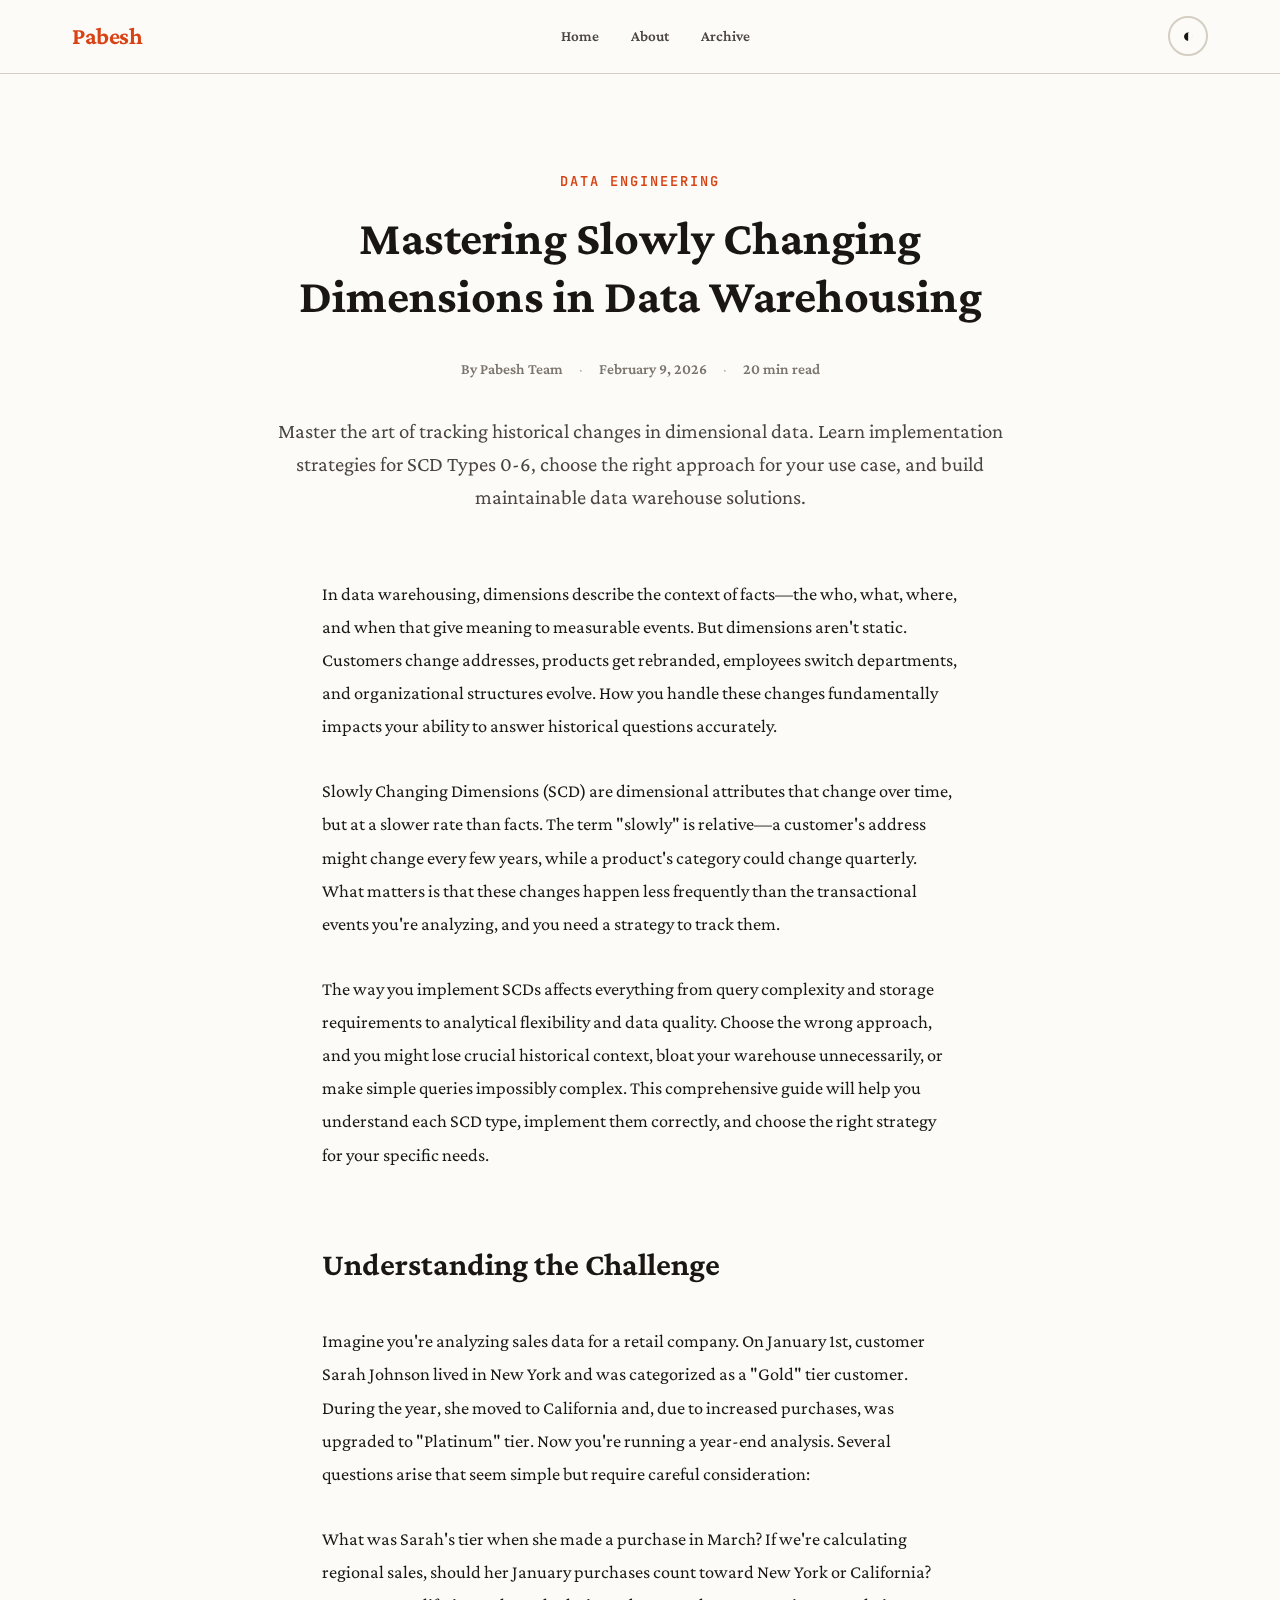
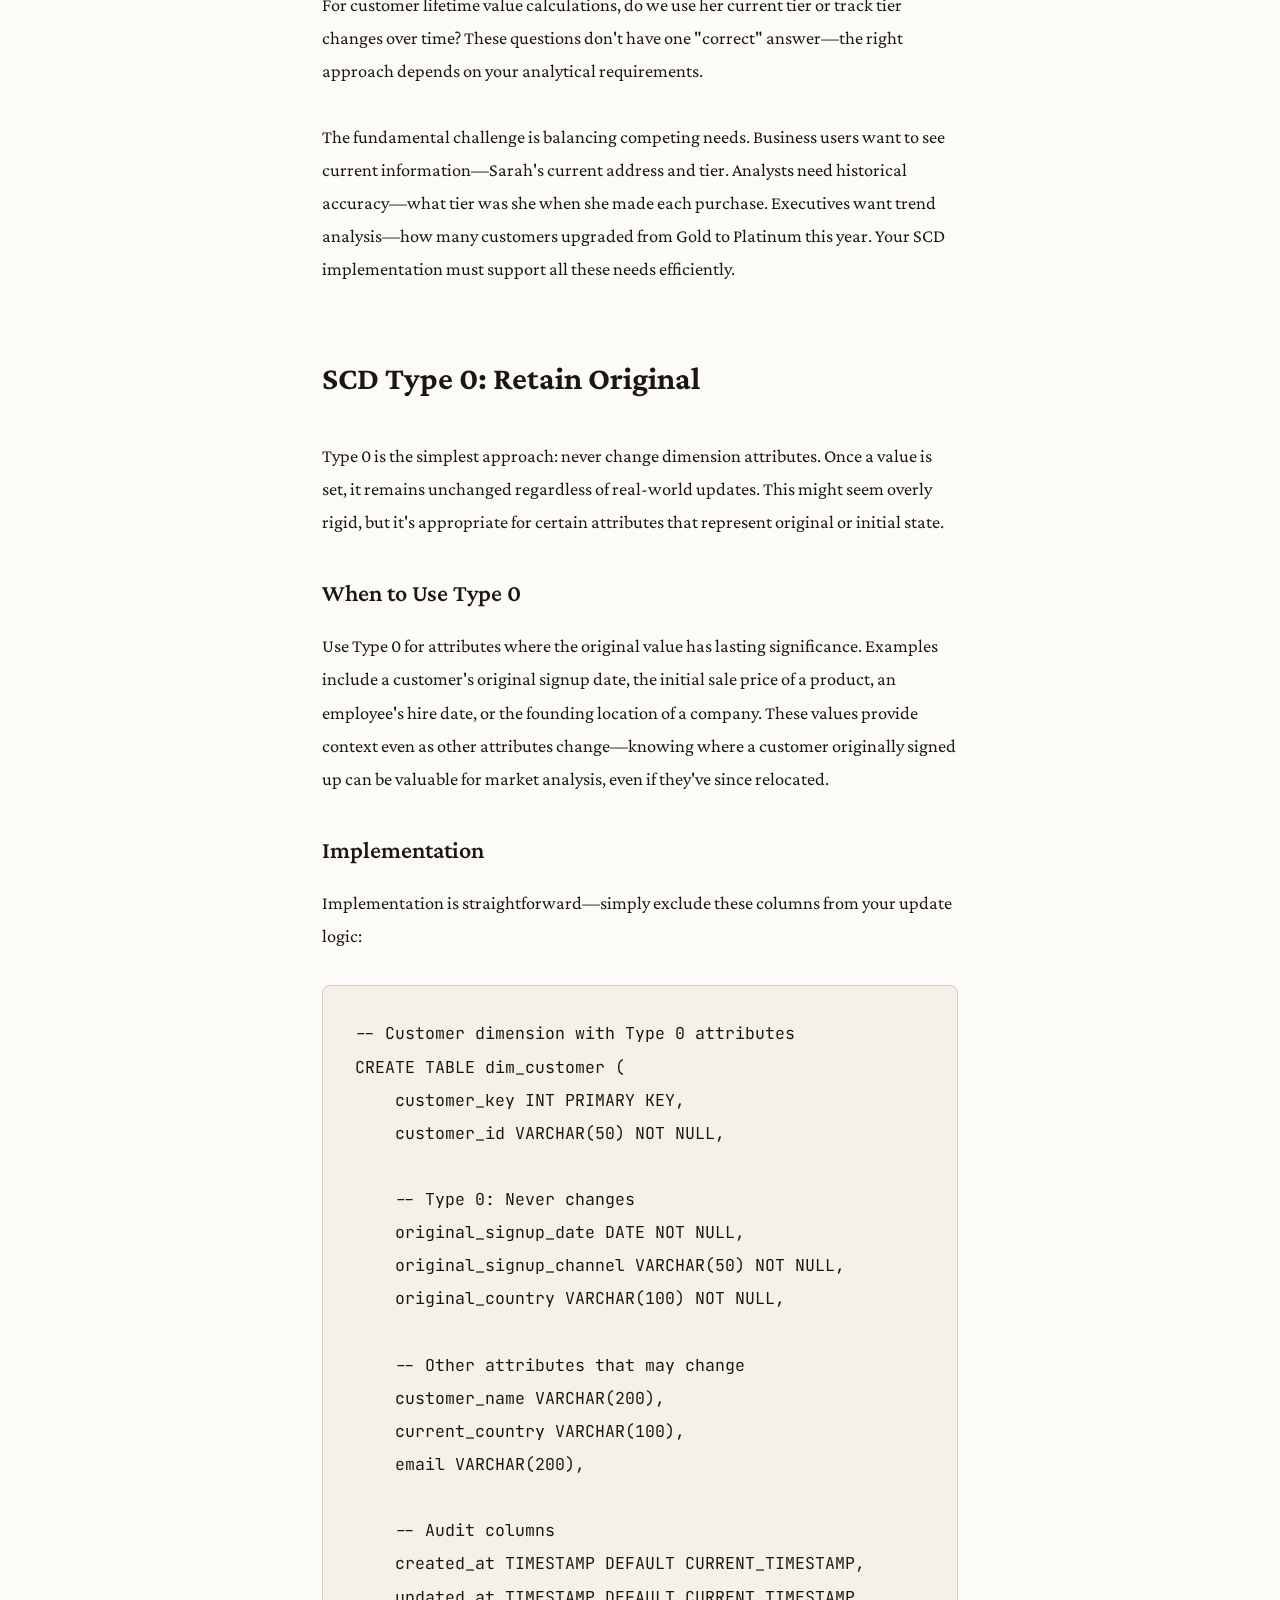
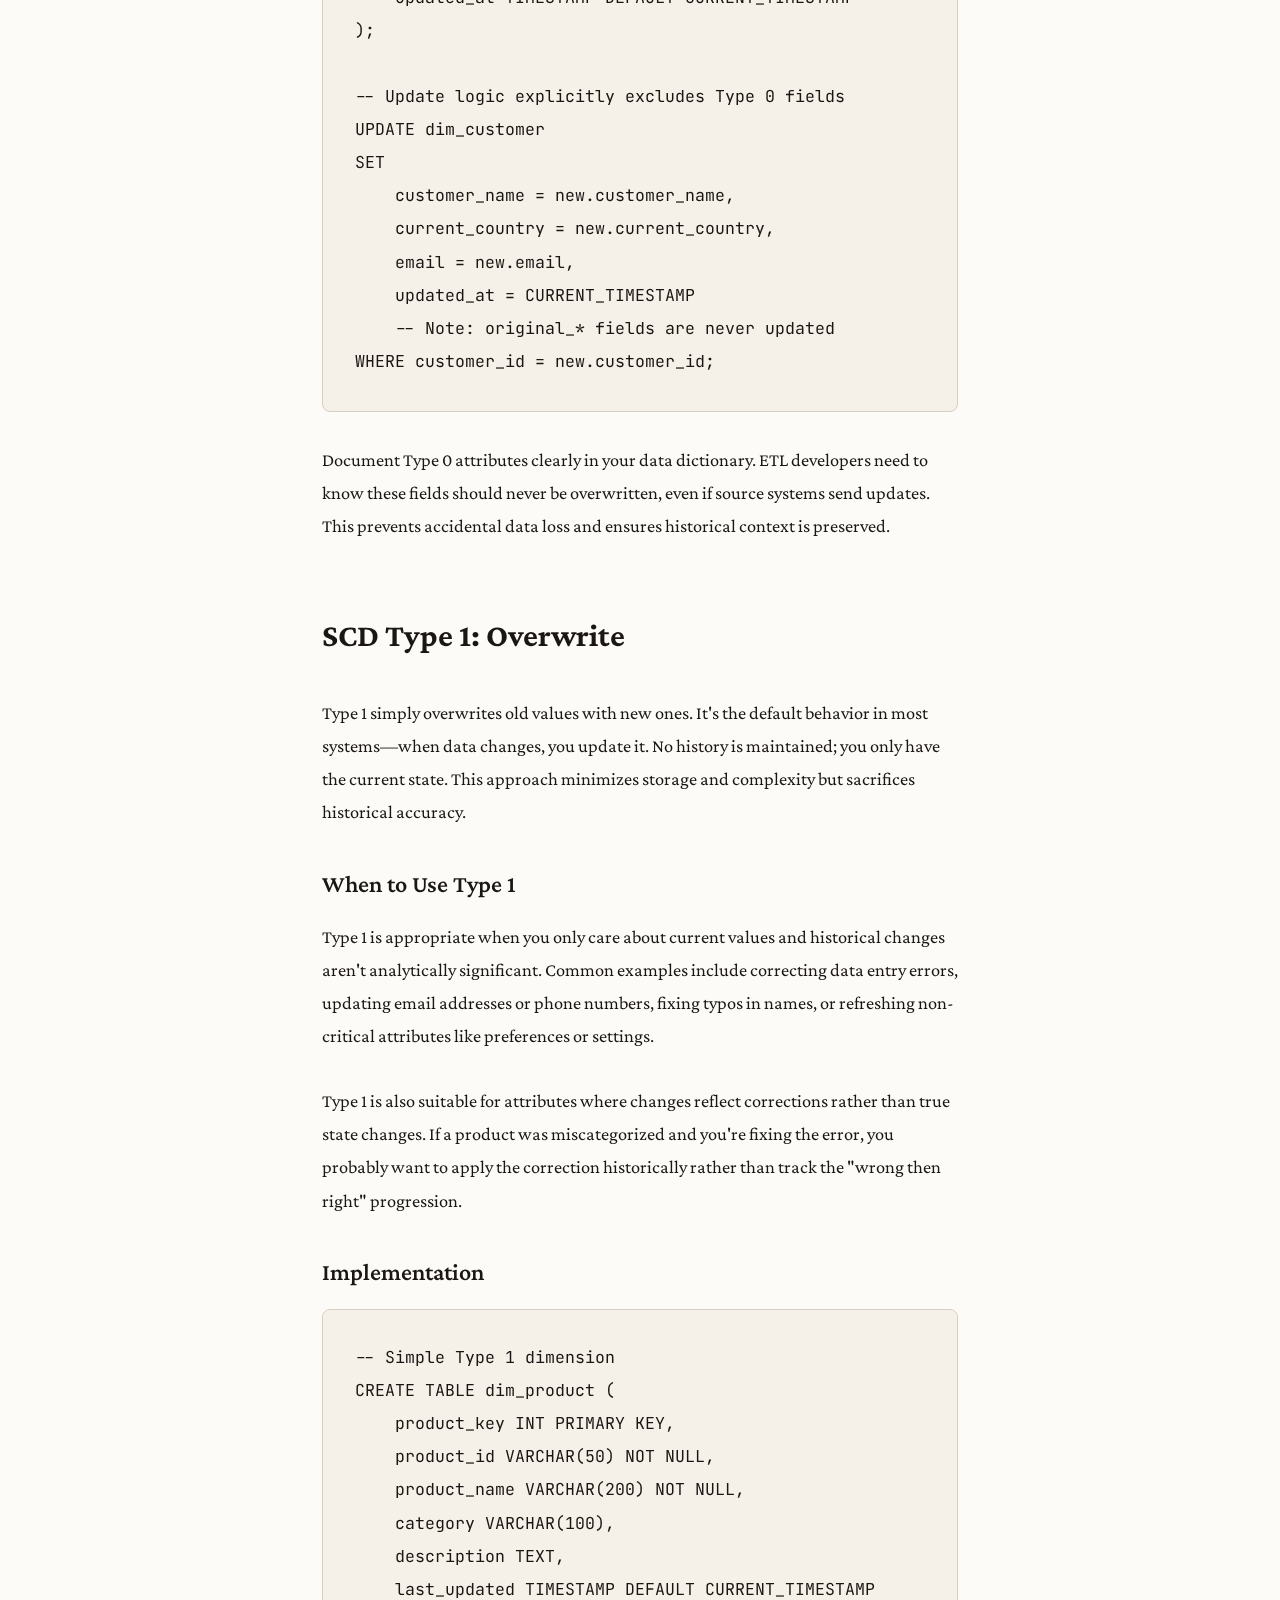
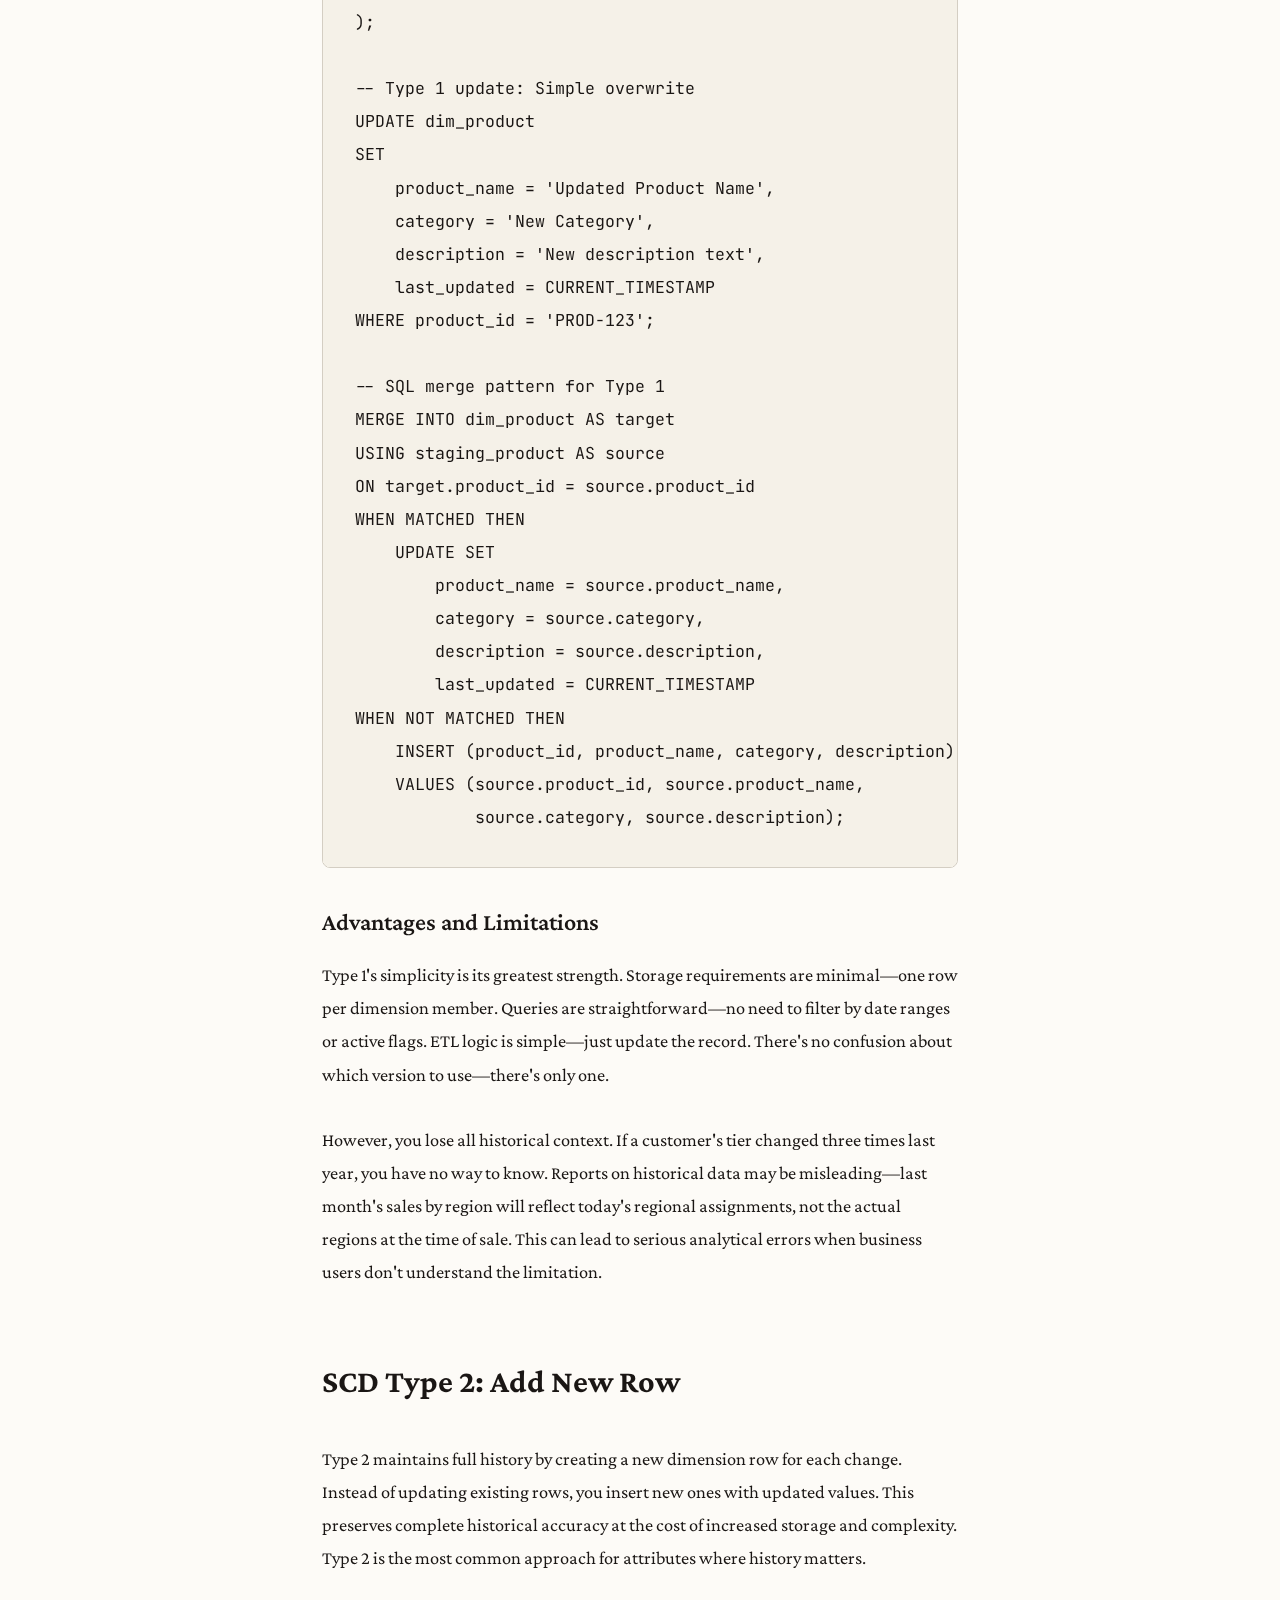
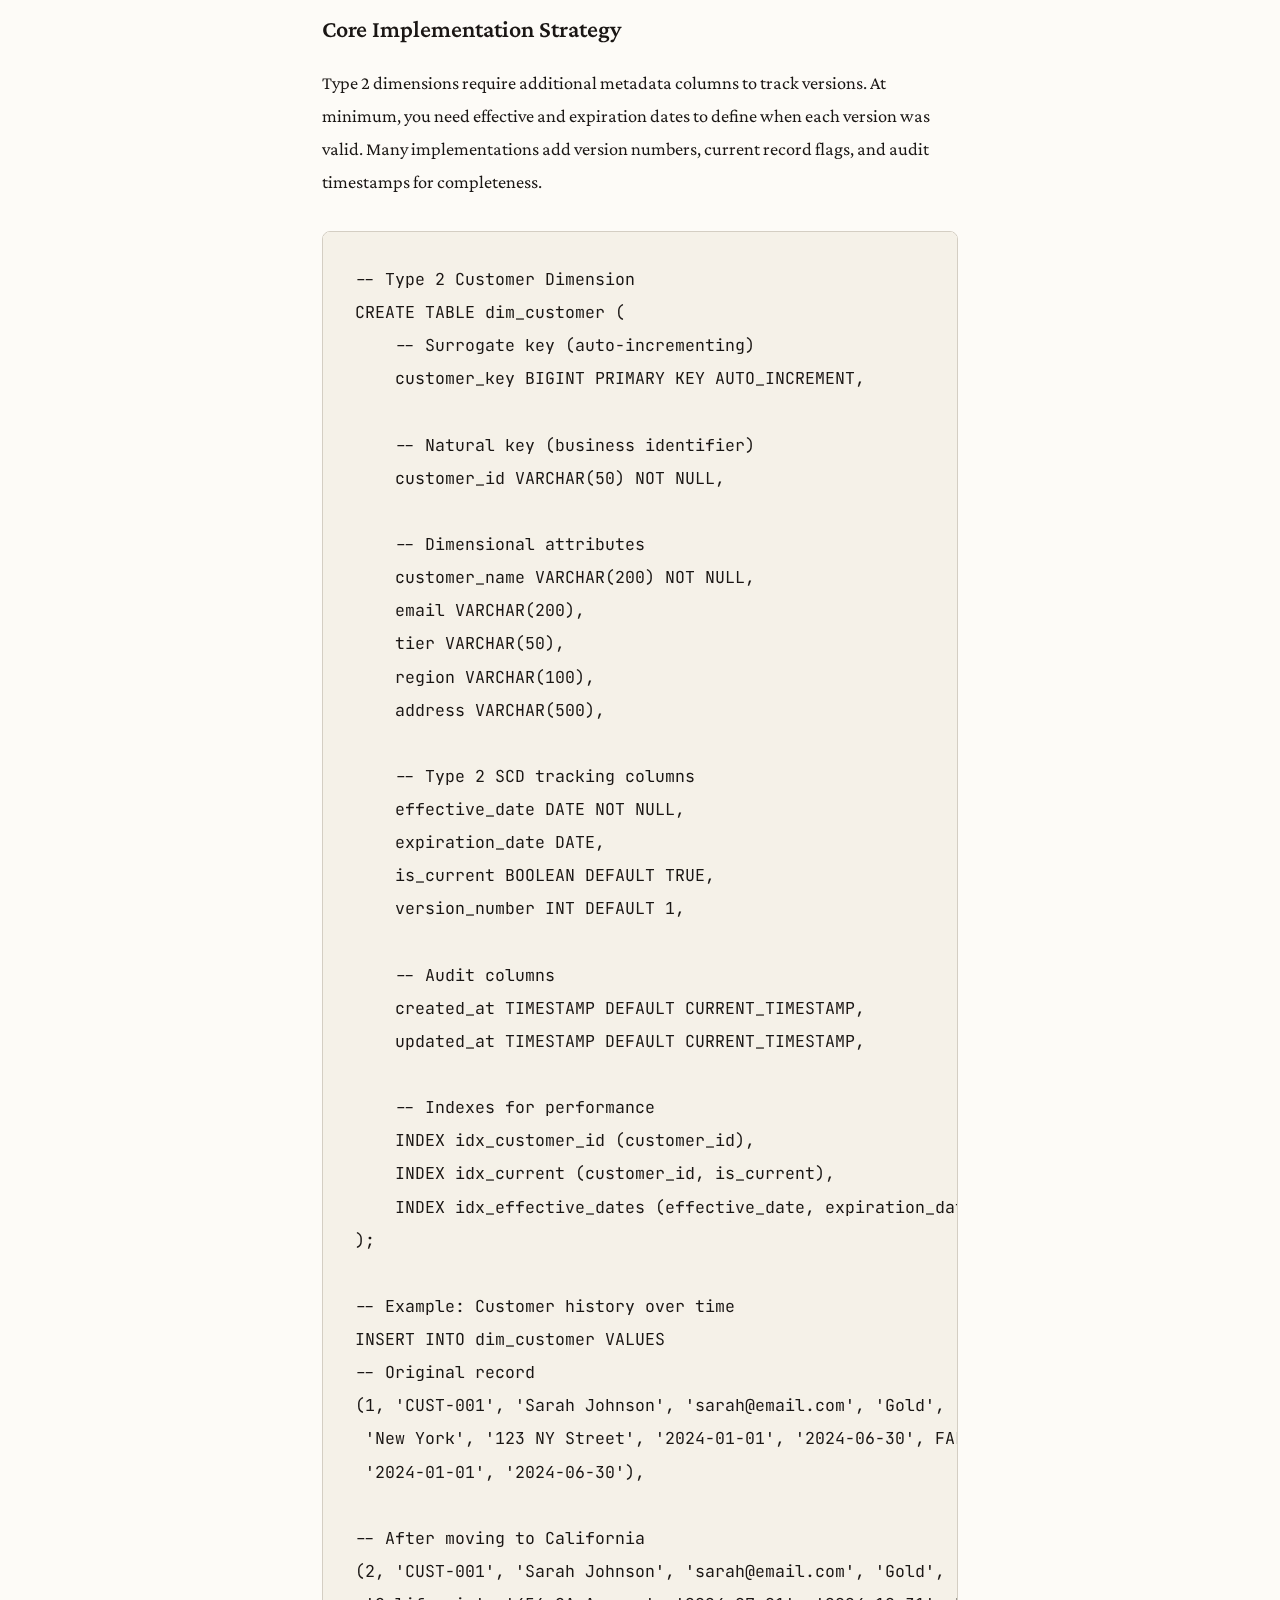
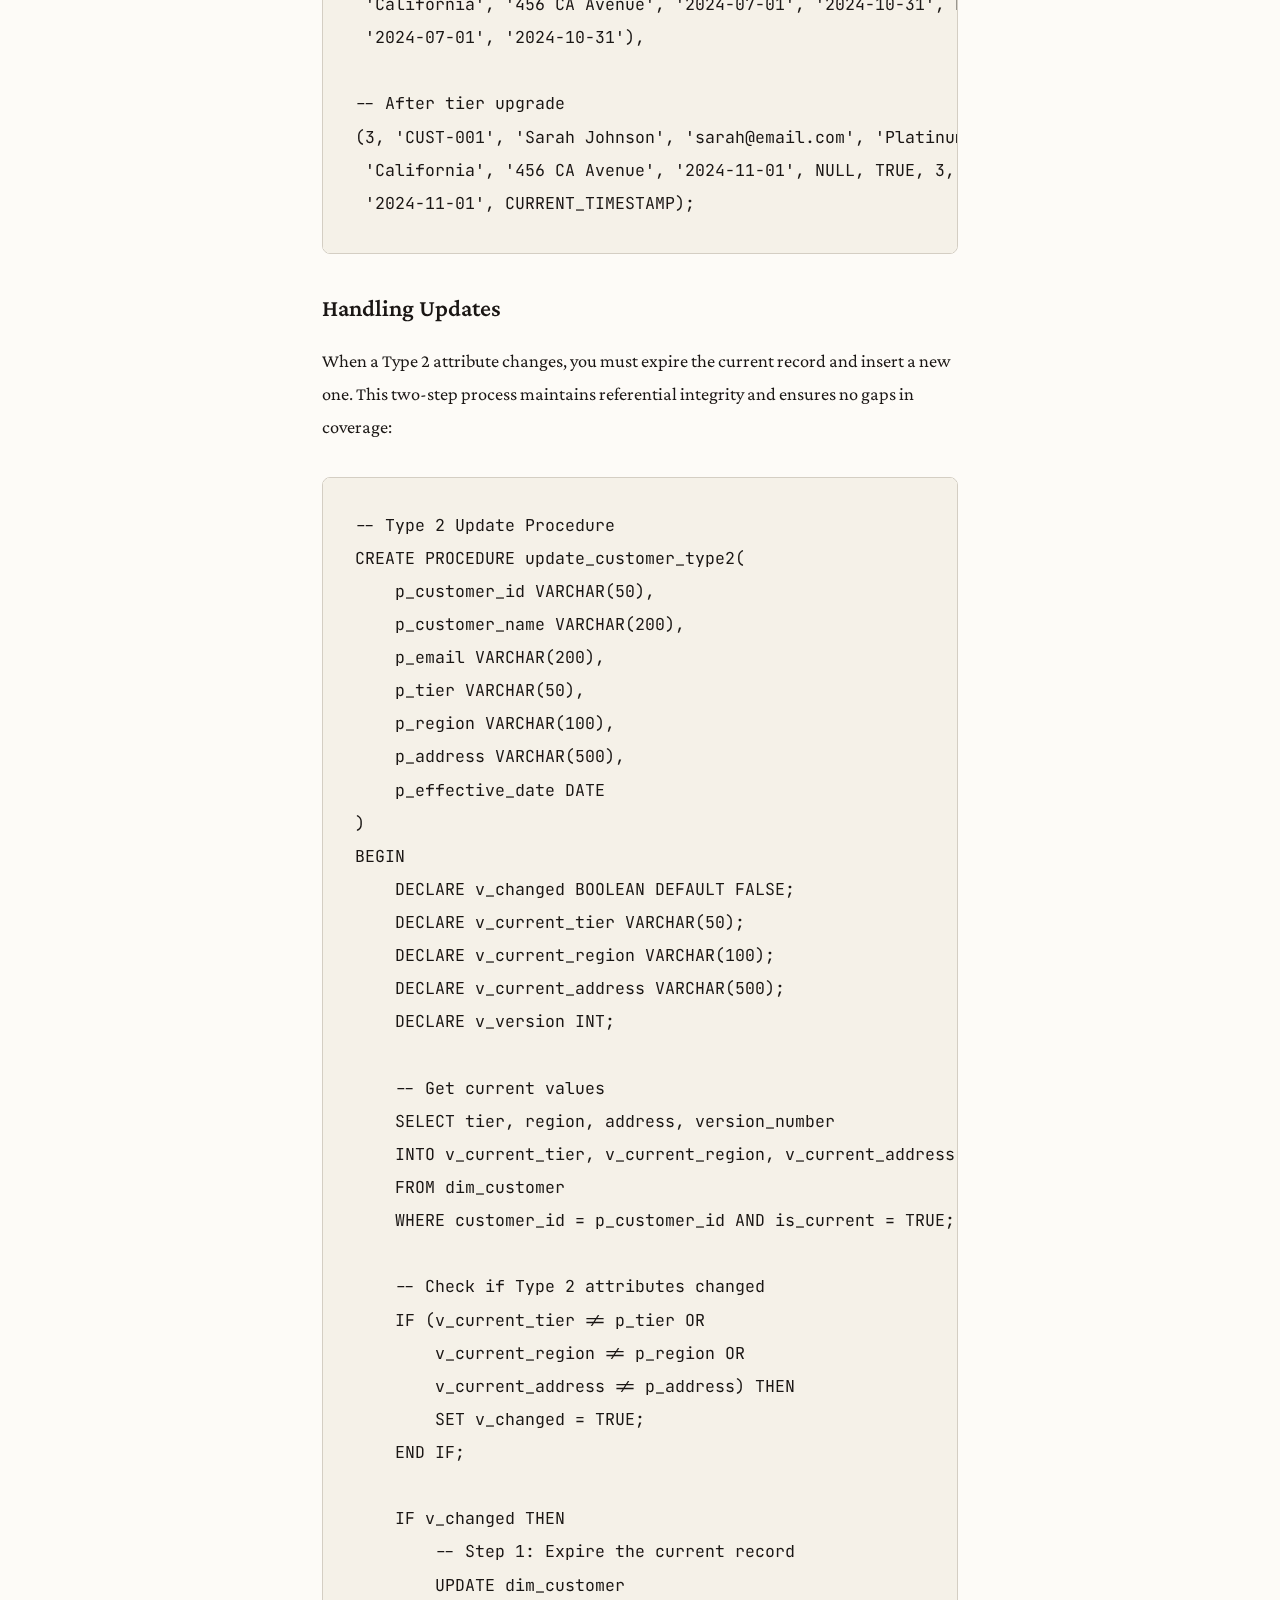
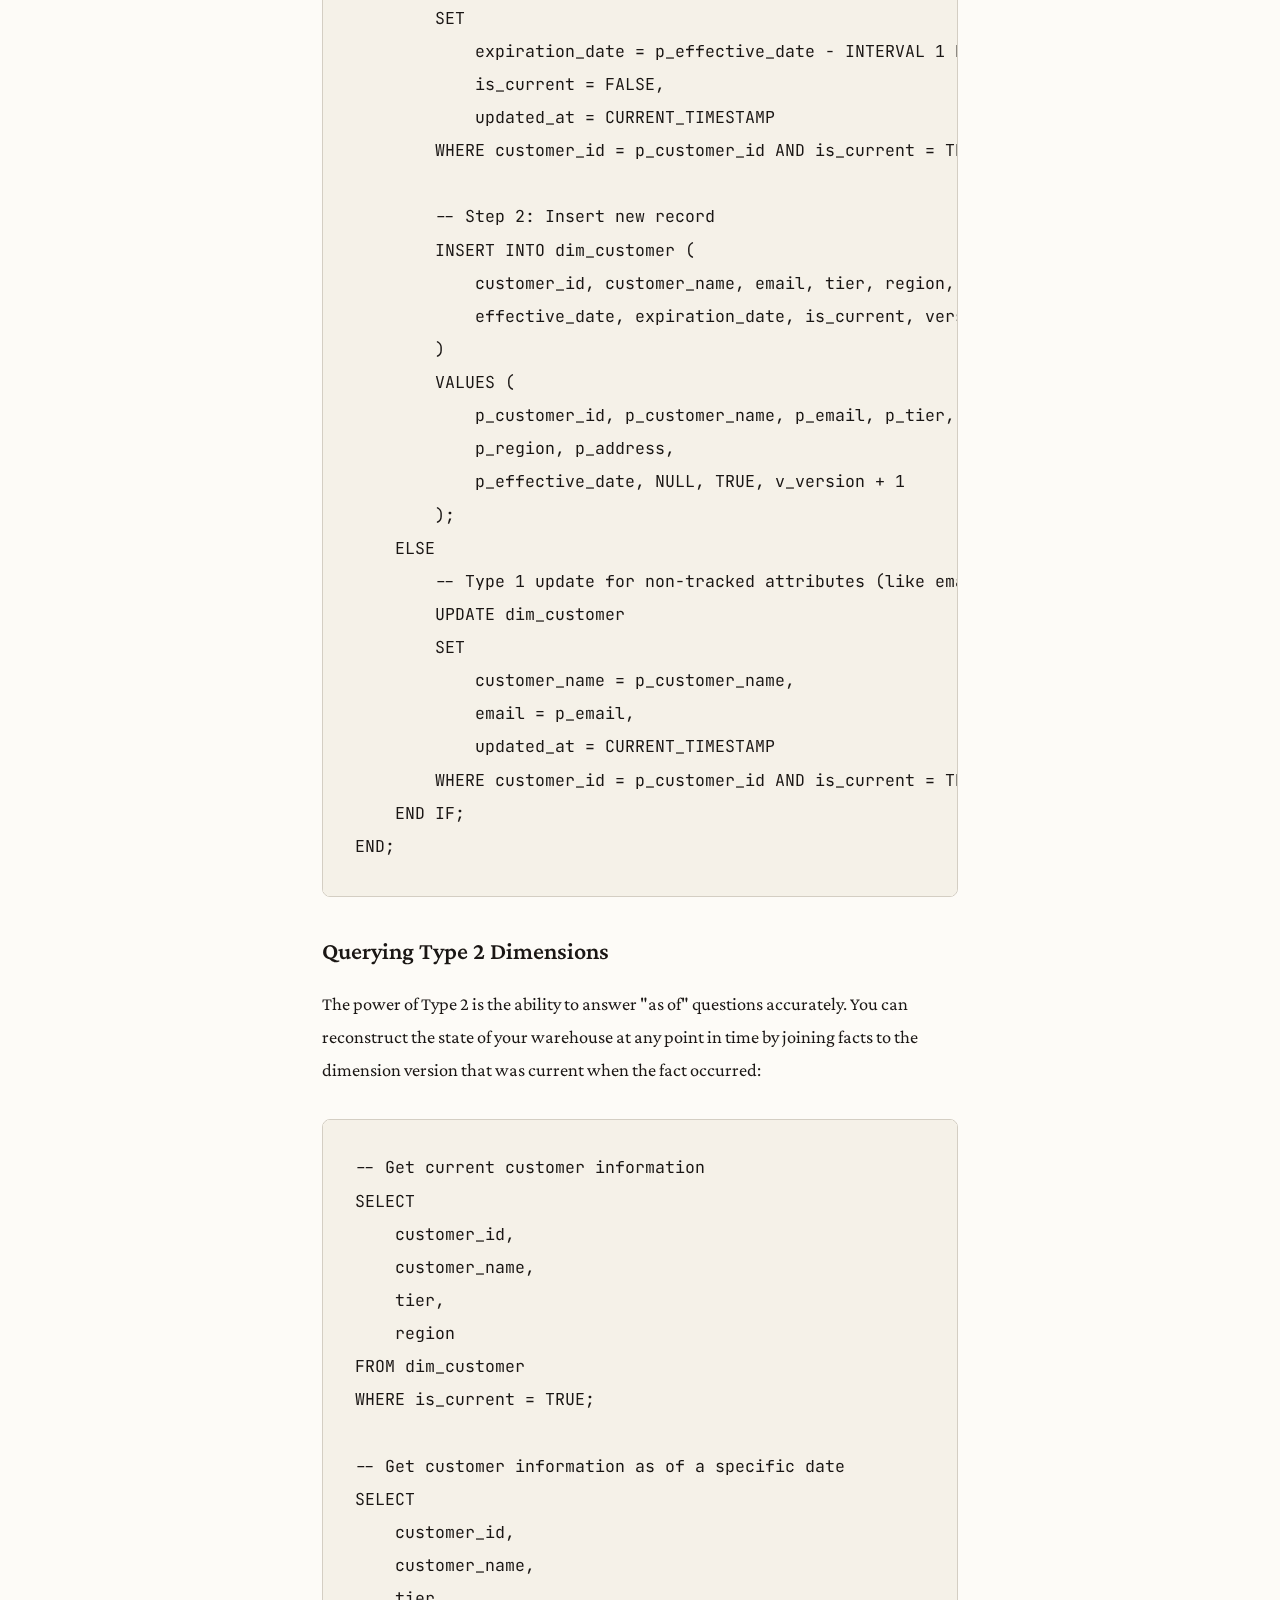
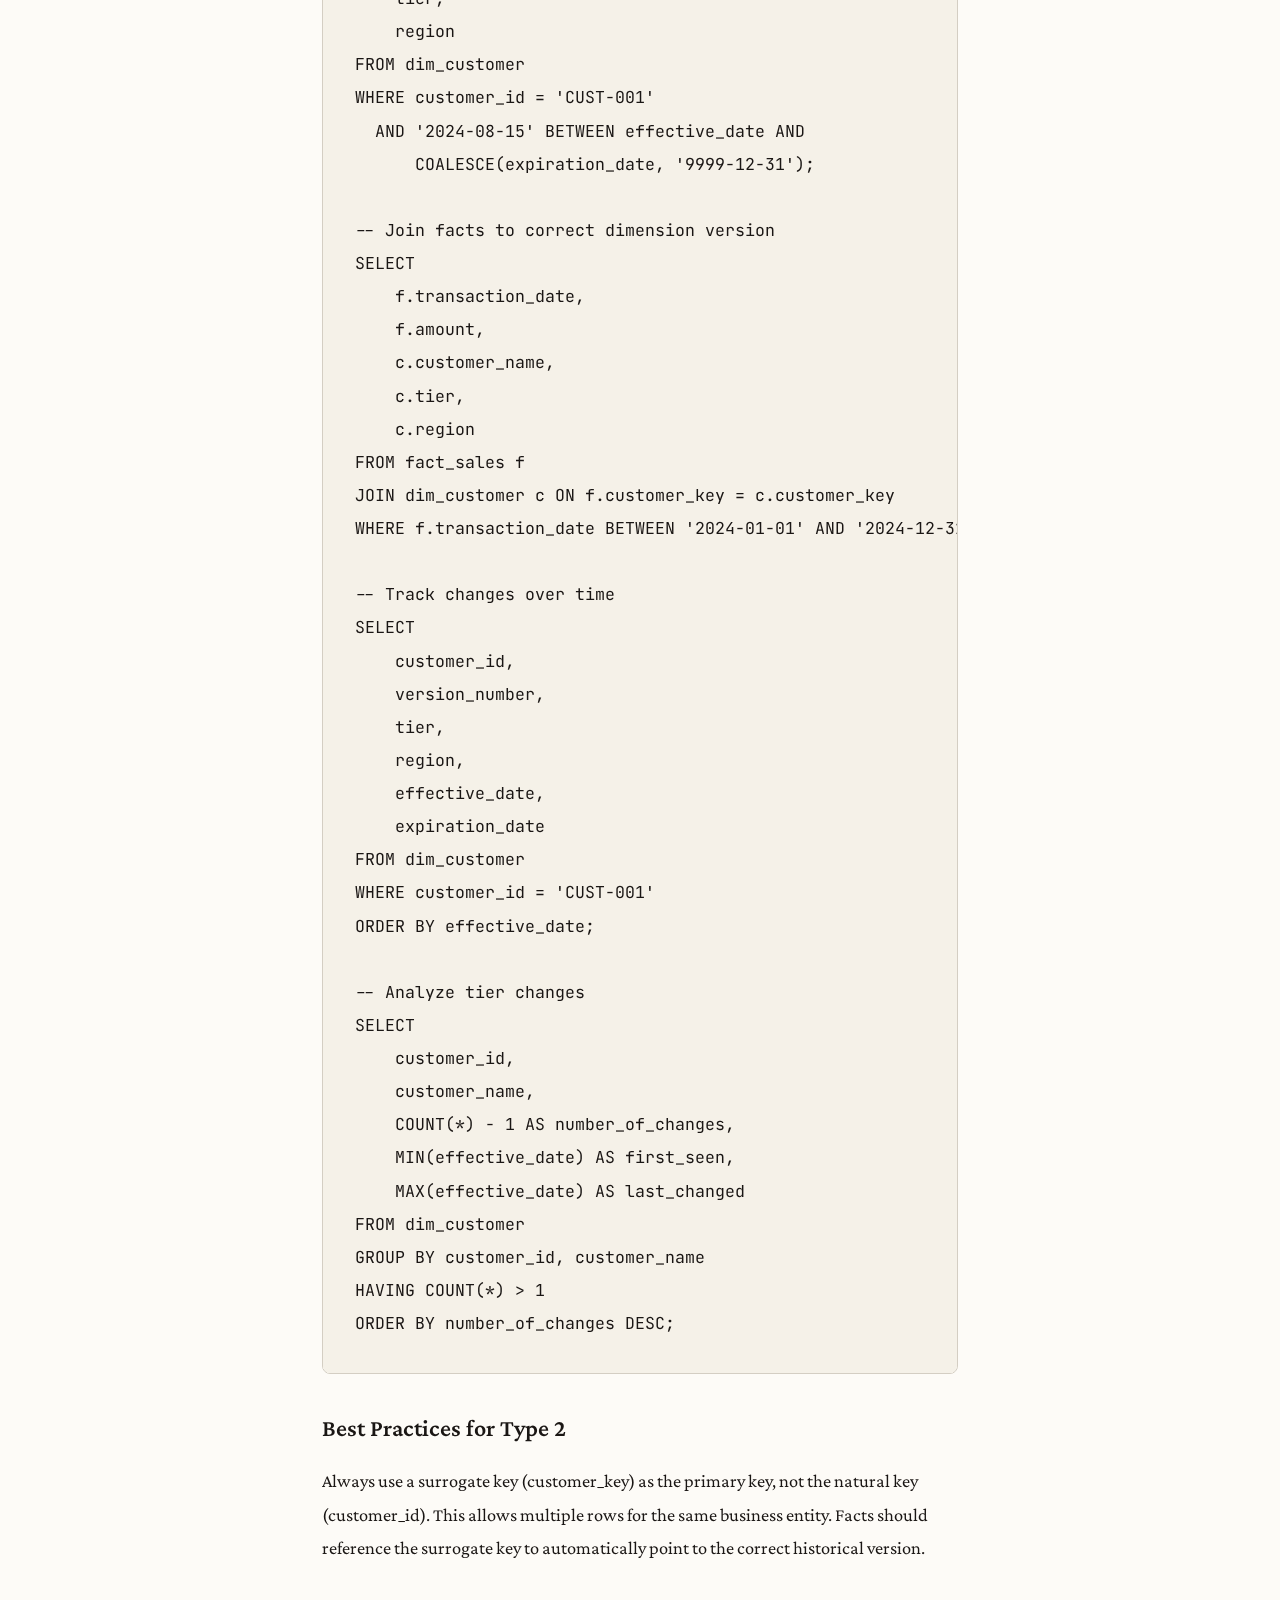
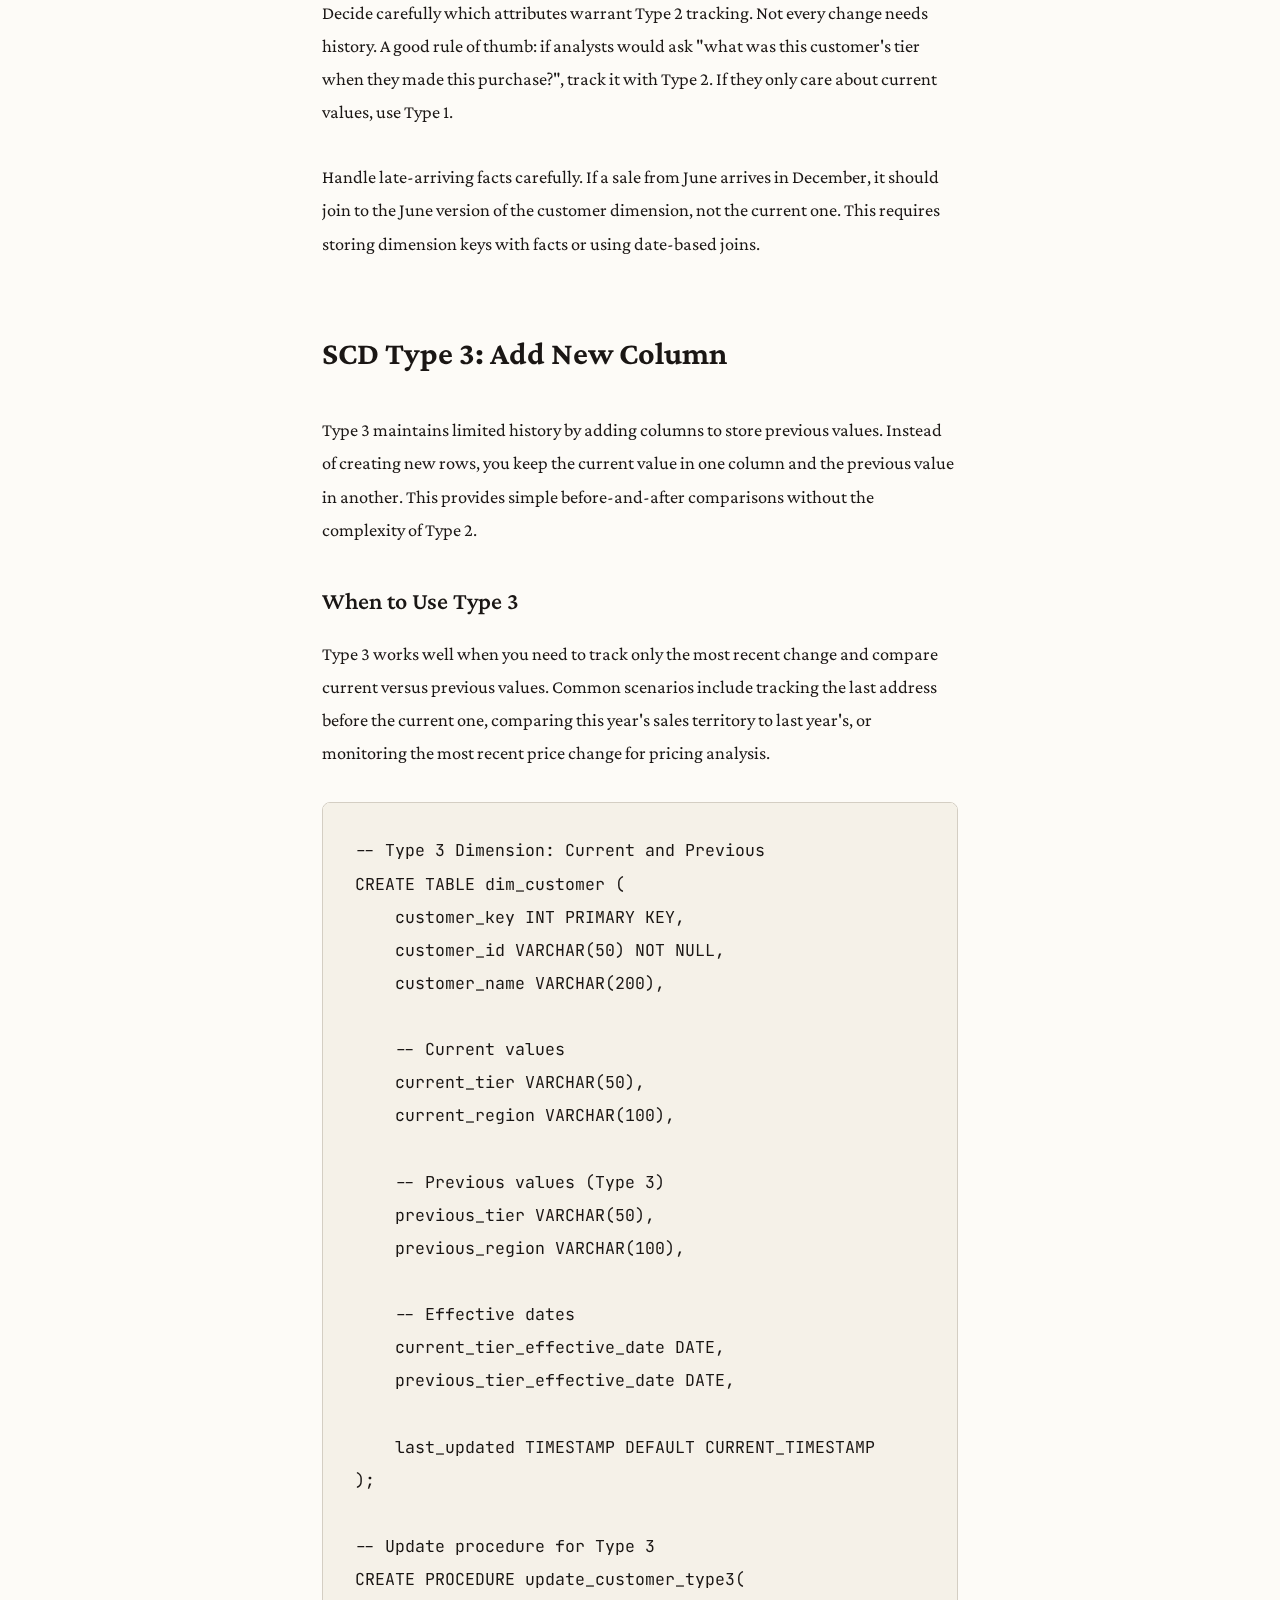
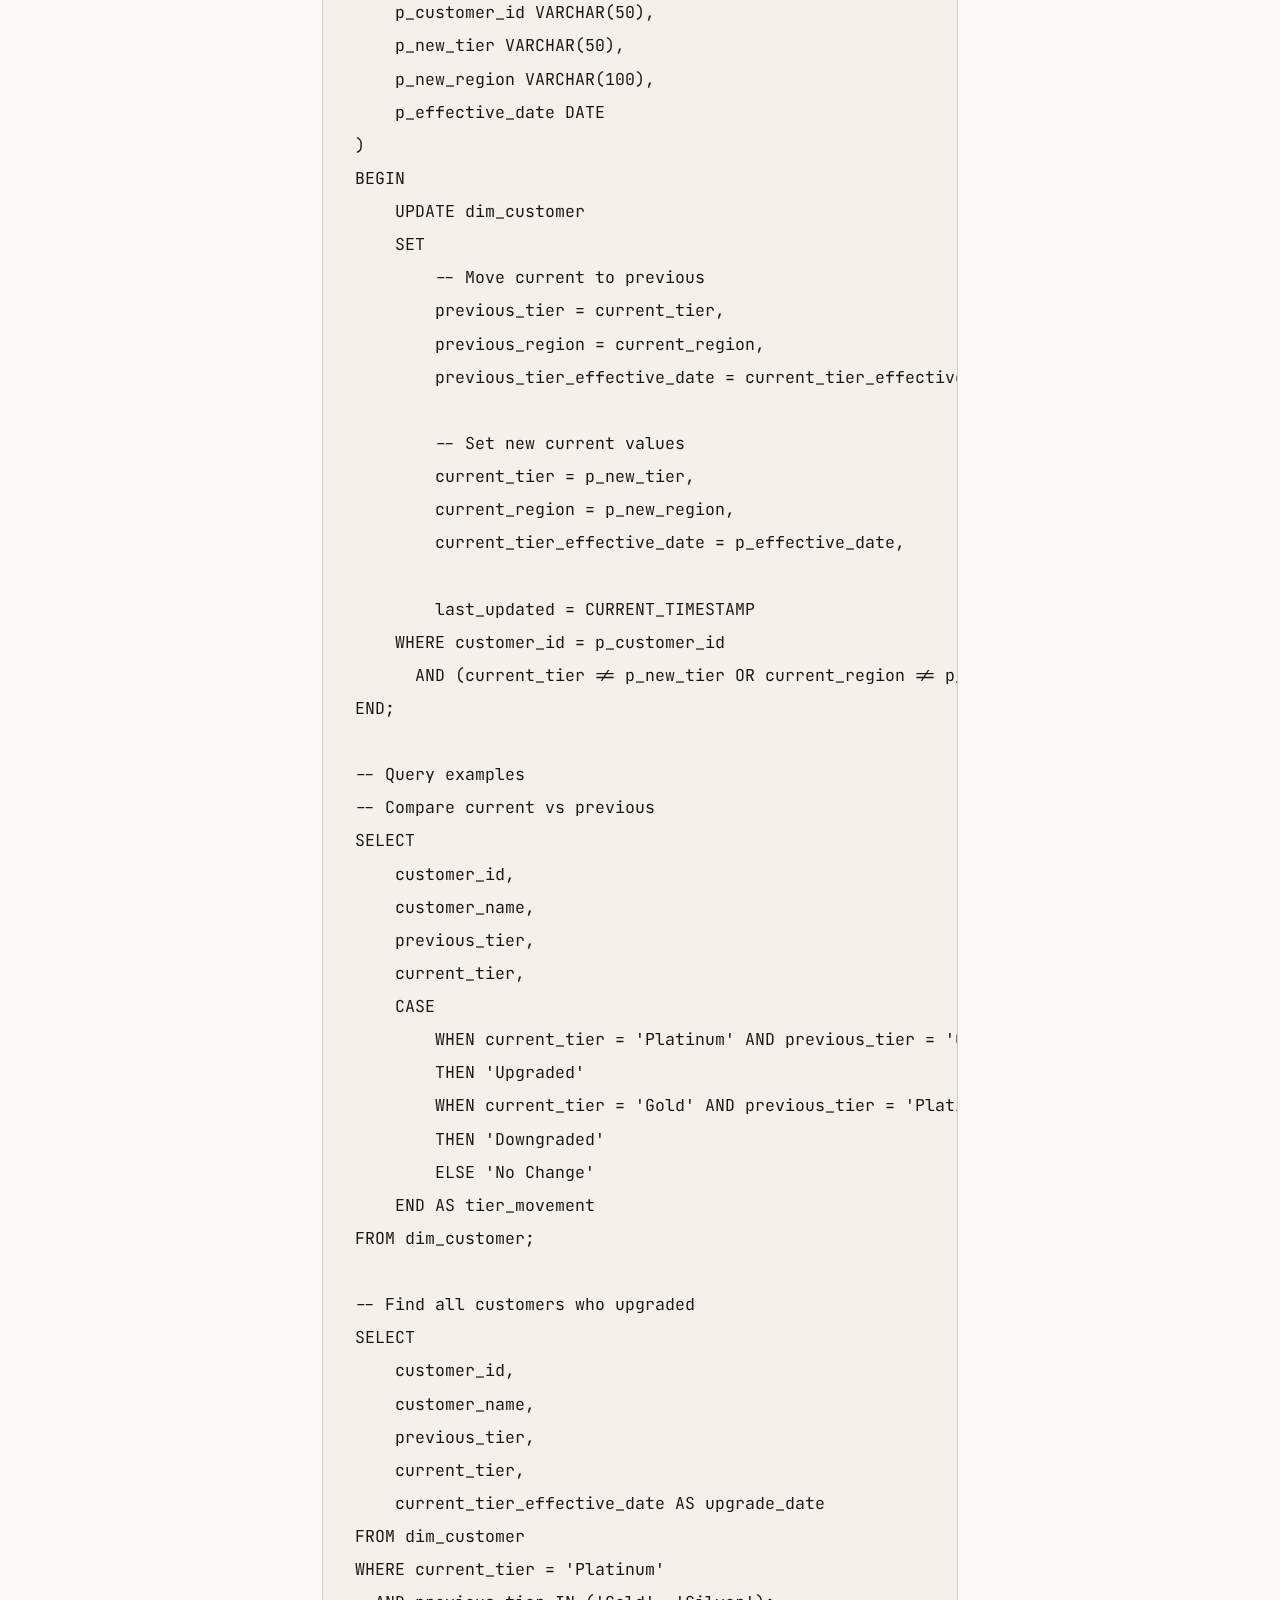
<file: slowly-changing-dimensions.html>
<!DOCTYPE html>
<html lang="en">
<head>
    <meta charset="UTF-8">
    <meta name="viewport" content="width=device-width, initial-scale=1.0">
    <title>Mastering Slowly Changing Dimensions in Data Warehousing - Pabesh</title>
    <meta name="description" content="Complete guide to implementing Slowly Changing Dimensions (SCD) Types 0-6. Learn best practices for tracking historical changes in dimensional data.">
    <link rel="stylesheet" href="styles.css">
    <link rel="preconnect" href="https://fonts.googleapis.com">
    <link rel="preconnect" href="https://fonts.gstatic.com" crossorigin>
    <link href="https://fonts.googleapis.com/css2?family=Crimson+Pro:wght@400;600;700&family=JetBrains+Mono:wght@400;600&display=swap" rel="stylesheet">
</head>
<body>
    <!-- Navigation -->
    <nav class="nav">
        <div class="nav-container">
            <a href="index.html" class="logo">Pabesh</a>
            <div class="nav-links">
                <a href="index.html" class="nav-link">Home</a>
                <a href="about.html" class="nav-link">About</a>
                <a href="#" class="nav-link">Archive</a>
            </div>
            <button class="theme-toggle" id="themeToggle" aria-label="Toggle dark mode">
                <span class="theme-icon">◐</span>
            </button>
        </div>
    </nav>

    <!-- Article Header -->
    <header class="article-header">
        <div class="article-category">Data Engineering</div>
        <h1 class="article-title">Mastering Slowly Changing Dimensions in Data Warehousing</h1>
        <div class="article-meta">
            <span class="meta-item">By Pabesh Team</span>
            <span class="meta-divider">·</span>
            <span class="meta-item">February 9, 2026</span>
            <span class="meta-divider">·</span>
            <span class="meta-item">20 min read</span>
        </div>
        <p class="article-excerpt">
            Master the art of tracking historical changes in dimensional data. Learn implementation strategies for SCD Types 0-6, choose the right approach for your use case, and build maintainable data warehouse solutions.
        </p>
    </header>

    <!-- Article Content -->
    <article class="article-content">
        <p>
            In data warehousing, dimensions describe the context of facts—the who, what, where, and when that give meaning to measurable events. But dimensions aren't static. Customers change addresses, products get rebranded, employees switch departments, and organizational structures evolve. How you handle these changes fundamentally impacts your ability to answer historical questions accurately.
        </p>

        <p>
            Slowly Changing Dimensions (SCD) are dimensional attributes that change over time, but at a slower rate than facts. The term "slowly" is relative—a customer's address might change every few years, while a product's category could change quarterly. What matters is that these changes happen less frequently than the transactional events you're analyzing, and you need a strategy to track them.
        </p>

        <p>
            The way you implement SCDs affects everything from query complexity and storage requirements to analytical flexibility and data quality. Choose the wrong approach, and you might lose crucial historical context, bloat your warehouse unnecessarily, or make simple queries impossibly complex. This comprehensive guide will help you understand each SCD type, implement them correctly, and choose the right strategy for your specific needs.
        </p>

        <h2>Understanding the Challenge</h2>
        
        <p>
            Imagine you're analyzing sales data for a retail company. On January 1st, customer Sarah Johnson lived in New York and was categorized as a "Gold" tier customer. During the year, she moved to California and, due to increased purchases, was upgraded to "Platinum" tier. Now you're running a year-end analysis. Several questions arise that seem simple but require careful consideration:
        </p>

        <p>
            What was Sarah's tier when she made a purchase in March? If we're calculating regional sales, should her January purchases count toward New York or California? For customer lifetime value calculations, do we use her current tier or track tier changes over time? These questions don't have one "correct" answer—the right approach depends on your analytical requirements.
        </p>

        <p>
            The fundamental challenge is balancing competing needs. Business users want to see current information—Sarah's current address and tier. Analysts need historical accuracy—what tier was she when she made each purchase. Executives want trend analysis—how many customers upgraded from Gold to Platinum this year. Your SCD implementation must support all these needs efficiently.
        </p>

        <h2>SCD Type 0: Retain Original</h2>

        <p>
            Type 0 is the simplest approach: never change dimension attributes. Once a value is set, it remains unchanged regardless of real-world updates. This might seem overly rigid, but it's appropriate for certain attributes that represent original or initial state.
        </p>

        <h3>When to Use Type 0</h3>

        <p>
            Use Type 0 for attributes where the original value has lasting significance. Examples include a customer's original signup date, the initial sale price of a product, an employee's hire date, or the founding location of a company. These values provide context even as other attributes change—knowing where a customer originally signed up can be valuable for market analysis, even if they've since relocated.
        </p>

        <h3>Implementation</h3>

        <p>
            Implementation is straightforward—simply exclude these columns from your update logic:
        </p>

        <pre><code>-- Customer dimension with Type 0 attributes
CREATE TABLE dim_customer (
    customer_key INT PRIMARY KEY,
    customer_id VARCHAR(50) NOT NULL,
    
    -- Type 0: Never changes
    original_signup_date DATE NOT NULL,
    original_signup_channel VARCHAR(50) NOT NULL,
    original_country VARCHAR(100) NOT NULL,
    
    -- Other attributes that may change
    customer_name VARCHAR(200),
    current_country VARCHAR(100),
    email VARCHAR(200),
    
    -- Audit columns
    created_at TIMESTAMP DEFAULT CURRENT_TIMESTAMP,
    updated_at TIMESTAMP DEFAULT CURRENT_TIMESTAMP
);

-- Update logic explicitly excludes Type 0 fields
UPDATE dim_customer
SET 
    customer_name = new.customer_name,
    current_country = new.current_country,
    email = new.email,
    updated_at = CURRENT_TIMESTAMP
    -- Note: original_* fields are never updated
WHERE customer_id = new.customer_id;</code></pre>

        <p>
            Document Type 0 attributes clearly in your data dictionary. ETL developers need to know these fields should never be overwritten, even if source systems send updates. This prevents accidental data loss and ensures historical context is preserved.
        </p>

        <h2>SCD Type 1: Overwrite</h2>

        <p>
            Type 1 simply overwrites old values with new ones. It's the default behavior in most systems—when data changes, you update it. No history is maintained; you only have the current state. This approach minimizes storage and complexity but sacrifices historical accuracy.
        </p>

        <h3>When to Use Type 1</h3>

        <p>
            Type 1 is appropriate when you only care about current values and historical changes aren't analytically significant. Common examples include correcting data entry errors, updating email addresses or phone numbers, fixing typos in names, or refreshing non-critical attributes like preferences or settings.
        </p>

        <p>
            Type 1 is also suitable for attributes where changes reflect corrections rather than true state changes. If a product was miscategorized and you're fixing the error, you probably want to apply the correction historically rather than track the "wrong then right" progression.
        </p>

        <h3>Implementation</h3>

        <pre><code>-- Simple Type 1 dimension
CREATE TABLE dim_product (
    product_key INT PRIMARY KEY,
    product_id VARCHAR(50) NOT NULL,
    product_name VARCHAR(200) NOT NULL,
    category VARCHAR(100),
    description TEXT,
    last_updated TIMESTAMP DEFAULT CURRENT_TIMESTAMP
);

-- Type 1 update: Simple overwrite
UPDATE dim_product
SET 
    product_name = 'Updated Product Name',
    category = 'New Category',
    description = 'New description text',
    last_updated = CURRENT_TIMESTAMP
WHERE product_id = 'PROD-123';

-- SQL merge pattern for Type 1
MERGE INTO dim_product AS target
USING staging_product AS source
ON target.product_id = source.product_id
WHEN MATCHED THEN
    UPDATE SET
        product_name = source.product_name,
        category = source.category,
        description = source.description,
        last_updated = CURRENT_TIMESTAMP
WHEN NOT MATCHED THEN
    INSERT (product_id, product_name, category, description)
    VALUES (source.product_id, source.product_name, 
            source.category, source.description);</code></pre>

        <h3>Advantages and Limitations</h3>

        <p>
            Type 1's simplicity is its greatest strength. Storage requirements are minimal—one row per dimension member. Queries are straightforward—no need to filter by date ranges or active flags. ETL logic is simple—just update the record. There's no confusion about which version to use—there's only one.
        </p>

        <p>
            However, you lose all historical context. If a customer's tier changed three times last year, you have no way to know. Reports on historical data may be misleading—last month's sales by region will reflect today's regional assignments, not the actual regions at the time of sale. This can lead to serious analytical errors when business users don't understand the limitation.
        </p>

        <h2>SCD Type 2: Add New Row</h2>

        <p>
            Type 2 maintains full history by creating a new dimension row for each change. Instead of updating existing rows, you insert new ones with updated values. This preserves complete historical accuracy at the cost of increased storage and complexity. Type 2 is the most common approach for attributes where history matters.
        </p>

        <h3>Core Implementation Strategy</h3>

        <p>
            Type 2 dimensions require additional metadata columns to track versions. At minimum, you need effective and expiration dates to define when each version was valid. Many implementations add version numbers, current record flags, and audit timestamps for completeness.
        </p>

        <pre><code>-- Type 2 Customer Dimension
CREATE TABLE dim_customer (
    -- Surrogate key (auto-incrementing)
    customer_key BIGINT PRIMARY KEY AUTO_INCREMENT,
    
    -- Natural key (business identifier)
    customer_id VARCHAR(50) NOT NULL,
    
    -- Dimensional attributes
    customer_name VARCHAR(200) NOT NULL,
    email VARCHAR(200),
    tier VARCHAR(50),
    region VARCHAR(100),
    address VARCHAR(500),
    
    -- Type 2 SCD tracking columns
    effective_date DATE NOT NULL,
    expiration_date DATE,
    is_current BOOLEAN DEFAULT TRUE,
    version_number INT DEFAULT 1,
    
    -- Audit columns
    created_at TIMESTAMP DEFAULT CURRENT_TIMESTAMP,
    updated_at TIMESTAMP DEFAULT CURRENT_TIMESTAMP,
    
    -- Indexes for performance
    INDEX idx_customer_id (customer_id),
    INDEX idx_current (customer_id, is_current),
    INDEX idx_effective_dates (effective_date, expiration_date)
);

-- Example: Customer history over time
INSERT INTO dim_customer VALUES
-- Original record
(1, 'CUST-001', 'Sarah Johnson', 'sarah@email.com', 'Gold', 
 'New York', '123 NY Street', '2024-01-01', '2024-06-30', FALSE, 1, 
 '2024-01-01', '2024-06-30'),

-- After moving to California
(2, 'CUST-001', 'Sarah Johnson', 'sarah@email.com', 'Gold', 
 'California', '456 CA Avenue', '2024-07-01', '2024-10-31', FALSE, 2,
 '2024-07-01', '2024-10-31'),

-- After tier upgrade
(3, 'CUST-001', 'Sarah Johnson', 'sarah@email.com', 'Platinum', 
 'California', '456 CA Avenue', '2024-11-01', NULL, TRUE, 3,
 '2024-11-01', CURRENT_TIMESTAMP);</code></pre>

        <h3>Handling Updates</h3>

        <p>
            When a Type 2 attribute changes, you must expire the current record and insert a new one. This two-step process maintains referential integrity and ensures no gaps in coverage:
        </p>

        <pre><code>-- Type 2 Update Procedure
CREATE PROCEDURE update_customer_type2(
    p_customer_id VARCHAR(50),
    p_customer_name VARCHAR(200),
    p_email VARCHAR(200),
    p_tier VARCHAR(50),
    p_region VARCHAR(100),
    p_address VARCHAR(500),
    p_effective_date DATE
)
BEGIN
    DECLARE v_changed BOOLEAN DEFAULT FALSE;
    DECLARE v_current_tier VARCHAR(50);
    DECLARE v_current_region VARCHAR(100);
    DECLARE v_current_address VARCHAR(500);
    DECLARE v_version INT;
    
    -- Get current values
    SELECT tier, region, address, version_number
    INTO v_current_tier, v_current_region, v_current_address, v_version
    FROM dim_customer
    WHERE customer_id = p_customer_id AND is_current = TRUE;
    
    -- Check if Type 2 attributes changed
    IF (v_current_tier != p_tier OR 
        v_current_region != p_region OR 
        v_current_address != p_address) THEN
        SET v_changed = TRUE;
    END IF;
    
    IF v_changed THEN
        -- Step 1: Expire the current record
        UPDATE dim_customer
        SET 
            expiration_date = p_effective_date - INTERVAL 1 DAY,
            is_current = FALSE,
            updated_at = CURRENT_TIMESTAMP
        WHERE customer_id = p_customer_id AND is_current = TRUE;
        
        -- Step 2: Insert new record
        INSERT INTO dim_customer (
            customer_id, customer_name, email, tier, region, address,
            effective_date, expiration_date, is_current, version_number
        )
        VALUES (
            p_customer_id, p_customer_name, p_email, p_tier, 
            p_region, p_address,
            p_effective_date, NULL, TRUE, v_version + 1
        );
    ELSE
        -- Type 1 update for non-tracked attributes (like email)
        UPDATE dim_customer
        SET 
            customer_name = p_customer_name,
            email = p_email,
            updated_at = CURRENT_TIMESTAMP
        WHERE customer_id = p_customer_id AND is_current = TRUE;
    END IF;
END;</code></pre>

        <h3>Querying Type 2 Dimensions</h3>

        <p>
            The power of Type 2 is the ability to answer "as of" questions accurately. You can reconstruct the state of your warehouse at any point in time by joining facts to the dimension version that was current when the fact occurred:
        </p>

        <pre><code>-- Get current customer information
SELECT 
    customer_id,
    customer_name,
    tier,
    region
FROM dim_customer
WHERE is_current = TRUE;

-- Get customer information as of a specific date
SELECT 
    customer_id,
    customer_name,
    tier,
    region
FROM dim_customer
WHERE customer_id = 'CUST-001'
  AND '2024-08-15' BETWEEN effective_date AND 
      COALESCE(expiration_date, '9999-12-31');

-- Join facts to correct dimension version
SELECT 
    f.transaction_date,
    f.amount,
    c.customer_name,
    c.tier,
    c.region
FROM fact_sales f
JOIN dim_customer c ON f.customer_key = c.customer_key
WHERE f.transaction_date BETWEEN '2024-01-01' AND '2024-12-31';

-- Track changes over time
SELECT 
    customer_id,
    version_number,
    tier,
    region,
    effective_date,
    expiration_date
FROM dim_customer
WHERE customer_id = 'CUST-001'
ORDER BY effective_date;

-- Analyze tier changes
SELECT 
    customer_id,
    customer_name,
    COUNT(*) - 1 AS number_of_changes,
    MIN(effective_date) AS first_seen,
    MAX(effective_date) AS last_changed
FROM dim_customer
GROUP BY customer_id, customer_name
HAVING COUNT(*) > 1
ORDER BY number_of_changes DESC;</code></pre>

        <h3>Best Practices for Type 2</h3>

        <p>
            Always use a surrogate key (customer_key) as the primary key, not the natural key (customer_id). This allows multiple rows for the same business entity. Facts should reference the surrogate key to automatically point to the correct historical version.
        </p>

        <p>
            Decide carefully which attributes warrant Type 2 tracking. Not every change needs history. A good rule of thumb: if analysts would ask "what was this customer's tier when they made this purchase?", track it with Type 2. If they only care about current values, use Type 1.
        </p>

        <p>
            Handle late-arriving facts carefully. If a sale from June arrives in December, it should join to the June version of the customer dimension, not the current one. This requires storing dimension keys with facts or using date-based joins.
        </p>

        <h2>SCD Type 3: Add New Column</h2>

        <p>
            Type 3 maintains limited history by adding columns to store previous values. Instead of creating new rows, you keep the current value in one column and the previous value in another. This provides simple before-and-after comparisons without the complexity of Type 2.
        </p>

        <h3>When to Use Type 3</h3>

        <p>
            Type 3 works well when you need to track only the most recent change and compare current versus previous values. Common scenarios include tracking the last address before the current one, comparing this year's sales territory to last year's, or monitoring the most recent price change for pricing analysis.
        </p>

        <pre><code>-- Type 3 Dimension: Current and Previous
CREATE TABLE dim_customer (
    customer_key INT PRIMARY KEY,
    customer_id VARCHAR(50) NOT NULL,
    customer_name VARCHAR(200),
    
    -- Current values
    current_tier VARCHAR(50),
    current_region VARCHAR(100),
    
    -- Previous values (Type 3)
    previous_tier VARCHAR(50),
    previous_region VARCHAR(100),
    
    -- Effective dates
    current_tier_effective_date DATE,
    previous_tier_effective_date DATE,
    
    last_updated TIMESTAMP DEFAULT CURRENT_TIMESTAMP
);

-- Update procedure for Type 3
CREATE PROCEDURE update_customer_type3(
    p_customer_id VARCHAR(50),
    p_new_tier VARCHAR(50),
    p_new_region VARCHAR(100),
    p_effective_date DATE
)
BEGIN
    UPDATE dim_customer
    SET 
        -- Move current to previous
        previous_tier = current_tier,
        previous_region = current_region,
        previous_tier_effective_date = current_tier_effective_date,
        
        -- Set new current values
        current_tier = p_new_tier,
        current_region = p_new_region,
        current_tier_effective_date = p_effective_date,
        
        last_updated = CURRENT_TIMESTAMP
    WHERE customer_id = p_customer_id
      AND (current_tier != p_new_tier OR current_region != p_new_region);
END;

-- Query examples
-- Compare current vs previous
SELECT 
    customer_id,
    customer_name,
    previous_tier,
    current_tier,
    CASE 
        WHEN current_tier = 'Platinum' AND previous_tier = 'Gold' 
        THEN 'Upgraded'
        WHEN current_tier = 'Gold' AND previous_tier = 'Platinum' 
        THEN 'Downgraded'
        ELSE 'No Change'
    END AS tier_movement
FROM dim_customer;

-- Find all customers who upgraded
SELECT 
    customer_id,
    customer_name,
    previous_tier,
    current_tier,
    current_tier_effective_date AS upgrade_date
FROM dim_customer
WHERE current_tier = 'Platinum' 
  AND previous_tier IN ('Gold', 'Silver');</code></pre>

        <h3>Limitations</h3>

        <p>
            Type 3's main limitation is that you only track one level of history. If a customer's tier changes three times, you lose the first change. You also can't answer "as of" questions for arbitrary dates—only for the current and previous states. For deep historical analysis, Type 2 is more appropriate.
        </p>

        <h2>SCD Type 4: Historical Table</h2>

        <p>
            Type 4 separates current and historical data into different tables. The main dimension table contains only current values, while a separate history table tracks all changes. This approach optimizes query performance by keeping the main table small while still preserving complete history.
        </p>

        <h3>Implementation</h3>

        <pre><code>-- Current dimension (fast queries)
CREATE TABLE dim_customer_current (
    customer_key INT PRIMARY KEY,
    customer_id VARCHAR(50) NOT NULL UNIQUE,
    customer_name VARCHAR(200),
    tier VARCHAR(50),
    region VARCHAR(100),
    email VARCHAR(200),
    last_updated TIMESTAMP DEFAULT CURRENT_TIMESTAMP,
    INDEX idx_customer_id (customer_id)
);

-- Historical dimension (complete audit trail)
CREATE TABLE dim_customer_history (
    history_key BIGINT PRIMARY KEY AUTO_INCREMENT,
    customer_key INT NOT NULL,
    customer_id VARCHAR(50) NOT NULL,
    customer_name VARCHAR(200),
    tier VARCHAR(50),
    region VARCHAR(100),
    email VARCHAR(200),
    
    -- Historical tracking
    effective_date DATE NOT NULL,
    expiration_date DATE,
    change_type VARCHAR(20),  -- INSERT, UPDATE, DELETE
    
    created_at TIMESTAMP DEFAULT CURRENT_TIMESTAMP,
    
    INDEX idx_customer_id (customer_id),
    INDEX idx_dates (effective_date, expiration_date),
    INDEX idx_customer_key (customer_key)
);

-- Update procedure for Type 4
CREATE PROCEDURE update_customer_type4(
    p_customer_id VARCHAR(50),
    p_customer_name VARCHAR(200),
    p_tier VARCHAR(50),
    p_region VARCHAR(100),
    p_effective_date DATE
)
BEGIN
    DECLARE v_customer_key INT;
    DECLARE v_changed BOOLEAN DEFAULT FALSE;
    
    -- Get customer key and check for changes
    SELECT customer_key INTO v_customer_key
    FROM dim_customer_current
    WHERE customer_id = p_customer_id;
    
    -- Check if tracking attributes changed
    IF EXISTS (
        SELECT 1 FROM dim_customer_current
        WHERE customer_id = p_customer_id
          AND (tier != p_tier OR region != p_region)
    ) THEN
        SET v_changed = TRUE;
    END IF;
    
    IF v_changed THEN
        -- Archive current version to history
        INSERT INTO dim_customer_history (
            customer_key, customer_id, customer_name, 
            tier, region, email,
            effective_date, expiration_date, change_type
        )
        SELECT 
            customer_key, customer_id, customer_name,
            tier, region, email,
            -- Historical effective date from audit
            DATE(last_updated),
            p_effective_date - INTERVAL 1 DAY,
            'UPDATE'
        FROM dim_customer_current
        WHERE customer_id = p_customer_id;
    END IF;
    
    -- Update current table
    UPDATE dim_customer_current
    SET 
        customer_name = p_customer_name,
        tier = p_tier,
        region = p_region,
        last_updated = CURRENT_TIMESTAMP
    WHERE customer_id = p_customer_id;
END;

-- Query current state (fast)
SELECT * FROM dim_customer_current
WHERE customer_id = 'CUST-001';

-- Query historical state
SELECT * FROM dim_customer_history
WHERE customer_id = 'CUST-001'
  AND '2024-06-15' BETWEEN effective_date AND 
      COALESCE(expiration_date, '9999-12-31');

-- Complete timeline (union current and history)
SELECT 
    customer_id,
    tier,
    region,
    effective_date,
    expiration_date,
    'HISTORICAL' AS record_type
FROM dim_customer_history
WHERE customer_id = 'CUST-001'

UNION ALL

SELECT 
    customer_id,
    tier,
    region,
    DATE(last_updated) AS effective_date,
    NULL AS expiration_date,
    'CURRENT' AS record_type
FROM dim_customer_current
WHERE customer_id = 'CUST-001'

ORDER BY effective_date;</code></pre>

        <h3>Advantages</h3>

        <p>
            Type 4 provides the best of both worlds. The current table stays small and fast—perfect for real-time dashboards and operational queries. The history table provides complete audit trails for compliance and analysis. You can archive or partition the history table without affecting production queries. This separation also allows different retention policies—keep current data indefinitely but archive history after 7 years.
        </p>

        <h2>SCD Type 6: Hybrid Approach</h2>

        <p>
            Type 6 combines Types 1, 2, and 3 into a single implementation, giving you maximum flexibility. The name comes from 1+2+3=6. You maintain full history like Type 2, track previous values like Type 3, and update current values like Type 1—all in the same table.
        </p>

        <pre><code>-- Type 6 Dimension: The Ultimate Hybrid
CREATE TABLE dim_customer_type6 (
    -- Surrogate key for Type 2
    customer_key BIGINT PRIMARY KEY AUTO_INCREMENT,
    customer_id VARCHAR(50) NOT NULL,
    
    -- Dimensional attributes
    customer_name VARCHAR(200),
    
    -- Historical values (Type 2)
    historical_tier VARCHAR(50),
    historical_region VARCHAR(100),
    
    -- Current values (Type 1 - always updated)
    current_tier VARCHAR(50),
    current_region VARCHAR(100),
    
    -- Previous values (Type 3)
    previous_tier VARCHAR(50),
    previous_region VARCHAR(100),
    
    -- Type 2 tracking
    effective_date DATE NOT NULL,
    expiration_date DATE,
    is_current BOOLEAN DEFAULT TRUE,
    version_number INT DEFAULT 1,
    
    -- Audit
    created_at TIMESTAMP DEFAULT CURRENT_TIMESTAMP,
    updated_at TIMESTAMP DEFAULT CURRENT_TIMESTAMP,
    
    INDEX idx_customer_id (customer_id),
    INDEX idx_current (customer_id, is_current),
    INDEX idx_dates (effective_date, expiration_date)
);

-- Type 6 Update Procedure
CREATE PROCEDURE update_customer_type6(
    p_customer_id VARCHAR(50),
    p_tier VARCHAR(50),
    p_region VARCHAR(100),
    p_effective_date DATE
)
BEGIN
    DECLARE v_current_tier VARCHAR(50);
    DECLARE v_current_region VARCHAR(100);
    
    -- Get current values
    SELECT current_tier, current_region
    INTO v_current_tier, v_current_region
    FROM dim_customer_type6
    WHERE customer_id = p_customer_id AND is_current = TRUE;
    
    -- Check if tracked attributes changed
    IF (v_current_tier != p_tier OR v_current_region != p_region) THEN
        
        -- Update ALL records for this customer (Type 1 aspect)
        UPDATE dim_customer_type6
        SET 
            previous_tier = current_tier,
            previous_region = current_region,
            current_tier = p_tier,
            current_region = p_region,
            updated_at = CURRENT_TIMESTAMP
        WHERE customer_id = p_customer_id;
        
        -- Expire current record (Type 2 aspect)
        UPDATE dim_customer_type6
        SET 
            expiration_date = p_effective_date - INTERVAL 1 DAY,
            is_current = FALSE
        WHERE customer_id = p_customer_id AND is_current = TRUE;
        
        -- Insert new record (Type 2 aspect)
        INSERT INTO dim_customer_type6 (
            customer_id, customer_name,
            historical_tier, historical_region,
            current_tier, current_region,
            previous_tier, previous_region,
            effective_date, is_current, version_number
        )
        SELECT 
            customer_id, customer_name,
            p_tier, p_region,  -- New historical values
            p_tier, p_region,  -- New current values
            v_current_tier, v_current_region,  -- Previous values
            p_effective_date, TRUE, MAX(version_number) + 1
        FROM dim_customer_type6
        WHERE customer_id = p_customer_id
        GROUP BY customer_id, customer_name;
    END IF;
END;

-- Query Examples

-- Current state with previous values
SELECT 
    customer_id,
    current_tier,
    previous_tier,
    CASE 
        WHEN current_tier > previous_tier THEN 'Upgraded'
        WHEN current_tier < previous_tier THEN 'Downgraded'
        ELSE 'No Change'
    END AS status_change
FROM dim_customer_type6
WHERE is_current = TRUE;

-- Historical analysis with current context
SELECT 
    f.transaction_date,
    f.amount,
    c.historical_tier AS tier_at_transaction,
    c.current_tier AS current_tier,
    c.historical_region AS region_at_transaction,
    c.current_region AS current_region
FROM fact_sales f
JOIN dim_customer_type6 c ON f.customer_key = c.customer_key;

-- Track customer journey
SELECT 
    customer_id,
    version_number,
    historical_tier,
    current_tier,
    effective_date,
    expiration_date,
    is_current
FROM dim_customer_type6
WHERE customer_id = 'CUST-001'
ORDER BY effective_date;</code></pre>

        <h3>When to Use Type 6</h3>

        <p>
            Type 6 is powerful but complex. Use it when you need to ask questions like "show me sales by the customer's tier at time of purchase, but also show their current tier for comparison" or "analyze regional performance historically, but group by current regional structure." The added complexity is justified when business requirements demand this level of flexibility.
        </p>

        <h2>Choosing the Right SCD Type</h2>

        <p>
            Selecting the appropriate SCD type requires balancing analytical needs, storage constraints, query complexity, and ETL maintainability. Here's a decision framework:
        </p>

        <h3>Decision Criteria</h3>

        <p>
            Start by understanding your analytical requirements. Do users need to perform trend analysis over time? Are you subject to regulatory requirements for audit trails? How often do dimension attributes change? What are the storage implications at your data volume?
        </p>

        <p>
            For low-importance attributes where only current values matter, use Type 1. For critical attributes requiring complete history, use Type 2. When you need simple before-and-after comparison, Type 3 suffices. If current-state queries must be blazingly fast but you still need history, use Type 4. For complex scenarios requiring multiple historical perspectives, consider Type 6.
        </p>

        <h3>Hybrid Strategies</h3>

        <p>
            You don't need to use the same SCD type for all attributes in a dimension. A common pattern is mixing types within one table:
        </p>

        <pre><code>-- Mixed SCD Types in One Dimension
CREATE TABLE dim_customer_mixed (
    customer_key BIGINT PRIMARY KEY AUTO_INCREMENT,
    customer_id VARCHAR(50) NOT NULL,
    
    -- Type 0: Never changes
    original_signup_date DATE NOT NULL,
    original_channel VARCHAR(50) NOT NULL,
    
    -- Type 1: Always current
    email VARCHAR(200),
    phone VARCHAR(50),
    marketing_consent BOOLEAN,
    
    -- Type 2: Tracked historically
    tier VARCHAR(50),
    credit_limit DECIMAL(15, 2),
    risk_category VARCHAR(50),
    
    -- Type 2 metadata
    effective_date DATE NOT NULL,
    expiration_date DATE,
    is_current BOOLEAN DEFAULT TRUE,
    
    last_updated TIMESTAMP DEFAULT CURRENT_TIMESTAMP
);</code></pre>

        <h2>Implementation Best Practices</h2>

        <h3>Surrogate Keys</h3>

        <p>
            Always use surrogate keys (auto-incrementing integers) as primary keys for dimensions. Natural keys (like customer_id) should be indexed but not used as primary keys. This allows Type 2 to work correctly and makes fact table joins more efficient.
        </p>

        <h3>Effective Dating</h3>

        <p>
            Use inclusive start dates and exclusive end dates for consistency. If a record is effective from January 1 to January 31, set effective_date = '2024-01-01' and expiration_date = '2024-01-31'. This prevents gaps and overlaps. Always use BETWEEN clauses with COALESCE for current records:
        </p>

        <pre><code>WHERE transaction_date BETWEEN effective_date 
                              AND COALESCE(expiration_date, '9999-12-31')</code></pre>

        <h3>Data Quality Checks</h3>

        <p>
            Implement validation to prevent common SCD errors:
        </p>

        <pre><code>-- Check for gaps in coverage
SELECT 
    customer_id,
    expiration_date AS gap_start,
    next_effective AS gap_end
FROM (
    SELECT 
        customer_id,
        expiration_date,
        LEAD(effective_date) OVER (
            PARTITION BY customer_id ORDER BY effective_date
        ) AS next_effective
    FROM dim_customer
) gaps
WHERE expiration_date IS NOT NULL
  AND next_effective IS NOT NULL
  AND expiration_date + INTERVAL 1 DAY != next_effective;

-- Check for overlaps
SELECT 
    a.customer_id,
    a.customer_key AS key_1,
    b.customer_key AS key_2,
    a.effective_date AS start_1,
    a.expiration_date AS end_1,
    b.effective_date AS start_2,
    b.expiration_date AS end_2
FROM dim_customer a
JOIN dim_customer b 
    ON a.customer_id = b.customer_id 
    AND a.customer_key < b.customer_key
WHERE a.effective_date <= COALESCE(b.expiration_date, '9999-12-31')
  AND b.effective_date <= COALESCE(a.expiration_date, '9999-12-31');

-- Ensure only one current record per customer
SELECT 
    customer_id,
    COUNT(*) AS current_count
FROM dim_customer
WHERE is_current = TRUE
GROUP BY customer_id
HAVING COUNT(*) > 1;</code></pre>

        <h3>Performance Optimization</h3>

        <p>
            Type 2 dimensions can grow large. Implement partitioning strategies for very large dimensions:
        </p>

        <pre><code>-- Partition Type 2 dimension by year
CREATE TABLE dim_customer (
    customer_key BIGINT,
    customer_id VARCHAR(50),
    -- other columns...
    effective_date DATE NOT NULL,
    expiration_date DATE,
    is_current BOOLEAN
)
PARTITION BY RANGE (YEAR(effective_date)) (
    PARTITION p2020 VALUES LESS THAN (2021),
    PARTITION p2021 VALUES LESS THAN (2022),
    PARTITION p2022 VALUES LESS THAN (2023),
    PARTITION p2023 VALUES LESS THAN (2024),
    PARTITION p2024 VALUES LESS THAN (2025),
    PARTITION p2025 VALUES LESS THAN (2026),
    PARTITION pmax VALUES LESS THAN MAXVALUE
);

-- Create appropriate indexes
CREATE INDEX idx_customer_current 
    ON dim_customer(customer_id, is_current);
    
CREATE INDEX idx_effective_dates 
    ON dim_customer(effective_date, expiration_date);
    
CREATE INDEX idx_customer_key 
    ON dim_customer(customer_key);</code></pre>

        <h2>Real-World Scenarios</h2>

        <h3>E-commerce Product Catalog</h3>

        <p>
            An online retailer needs to track product changes while maintaining accurate historical reporting. Products move between categories, prices change, and descriptions are updated. The solution uses Type 2 for category (affects sales analysis) and price (critical for margin analysis), Type 1 for description (current accuracy is more important than history), and Type 0 for original launch date.
        </p>

        <h3>Healthcare Provider Network</h3>

        <p>
            A health insurance company tracks provider relationships. When a doctor changes hospitals or their specialty designation changes, historical claims must reflect the provider's attributes at the time of service. This requires Type 2 for all clinical attributes. However, contact information uses Type 1—you want to reach the doctor at their current number, regardless of when you're processing a claim.
        </p>

        <h3>Financial Institution Customer Management</h3>

        <p>
            A bank needs complete audit trails for regulatory compliance while maintaining fast access to current customer data. They implement Type 4: current customer information in a fast table for teller systems and account management, with complete history in a separate table for compliance reporting and fraud investigation.
        </p>

        <h2>Common Pitfalls and Solutions</h2>

        <h3>Late-Arriving Facts</h3>

        <p>
            Facts sometimes arrive after dimension changes have occurred. A sale from June processed in December should join to June's dimension version, not December's. Solutions include storing the dimension key with the fact at source or using date-based joins in ETL.
        </p>

        <h3>Bulk Updates</h3>

        <p>
            When processing dimension updates in bulk, ensure atomicity. If updating 10,000 customer records and the process fails halfway through, you need to roll back cleanly. Use database transactions and proper error handling.
        </p>

        <h3>Unknown Dimension Members</h3>

        <p>
            Sometimes facts reference dimension members that don't exist yet. Create an "Unknown" or "Not Applicable" record in each dimension table with a well-known key (like -1 or 0) for these situations.
        </p>

        <h2>Conclusion</h2>

        <p>
            Slowly Changing Dimensions are fundamental to dimensional modeling, yet they're often implemented incorrectly or inconsistently. The key is understanding that there's no one-size-fits-all solution. Type 2 isn't always the answer, despite being most common. Sometimes Type 1's simplicity is exactly what you need. Other times, Type 4's separation of current and historical data provides the perfect balance.
        </p>

        <p>
            Success with SCDs requires clear thinking about analytical requirements, careful implementation following best practices, thorough testing to catch gaps and overlaps, and comprehensive documentation so everyone understands the approach. Most importantly, be consistent within your organization. Establish standards for SCD implementation and stick to them across all dimensions.
        </p>

        <p>
            The effort you invest in properly implementing SCDs pays dividends in analytical accuracy and flexibility. When business users can trust that historical reports accurately reflect the past, when analysts can track changes over time confidently, and when you can add new analytical capabilities without redesigning your warehouse, you'll know your SCD implementation is working.
        </p>
    </article>

    <!-- Footer -->
    <footer class="footer">
        <div class="footer-content">
            <div class="footer-section">
                <h3 class="footer-title">Pabesh</h3>
                <p class="footer-text">Empowering data professionals with insights on analytics, engineering, and the modern data stack.</p>
                
                <!-- Social Media Links -->
                <div class="social-links">
                    <a href="https://twitter.com/pabesh" target="_blank" rel="noopener noreferrer" aria-label="Twitter" class="social-link">
                        <svg width="24" height="24" viewBox="0 0 24 24" fill="currentColor">
                            <path d="M18.244 2.25h3.308l-7.227 8.26 8.502 11.24H16.17l-5.214-6.817L4.99 21.75H1.68l7.73-8.835L1.254 2.25H8.08l4.713 6.231zm-1.161 17.52h1.833L7.084 4.126H5.117z"/>
                        </svg>
                    </a>
                    <a href="https://linkedin.com/company/pabesh" target="_blank" rel="noopener noreferrer" aria-label="LinkedIn" class="social-link">
                        <svg width="24" height="24" viewBox="0 0 24 24" fill="currentColor">
                            <path d="M20.447 20.452h-3.554v-5.569c0-1.328-.027-3.037-1.852-3.037-1.853 0-2.136 1.445-2.136 2.939v5.667H9.351V9h3.414v1.561h.046c.477-.9 1.637-1.85 3.37-1.85 3.601 0 4.267 2.37 4.267 5.455v6.286zM5.337 7.433c-1.144 0-2.063-.926-2.063-2.065 0-1.138.92-2.063 2.063-2.063 1.14 0 2.064.925 2.064 2.063 0 1.139-.925 2.065-2.064 2.065zm1.782 13.019H3.555V9h3.564v11.452zM22.225 0H1.771C.792 0 0 .774 0 1.729v20.542C0 23.227.792 24 1.771 24h20.451C23.2 24 24 23.227 24 22.271V1.729C24 .774 23.2 0 22.222 0h.003z"/>
                        </svg>
                    </a>
                    <a href="https://github.com/pabesh" target="_blank" rel="noopener noreferrer" aria-label="GitHub" class="social-link">
                        <svg width="24" height="24" viewBox="0 0 24 24" fill="currentColor">
                            <path d="M12 0c-6.626 0-12 5.373-12 12 0 5.302 3.438 9.8 8.207 11.387.599.111.793-.261.793-.577v-2.234c-3.338.726-4.033-1.416-4.033-1.416-.546-1.387-1.333-1.756-1.333-1.756-1.089-.745.083-.729.083-.729 1.205.084 1.839 1.237 1.839 1.237 1.07 1.834 2.807 1.304 3.492.997.107-.775.418-1.305.762-1.604-2.665-.305-5.467-1.334-5.467-5.931 0-1.311.469-2.381 1.236-3.221-.124-.303-.535-1.524.117-3.176 0 0 1.008-.322 3.301 1.23.957-.266 1.983-.399 3.003-.404 1.02.005 2.047.138 3.006.404 2.291-1.552 3.297-1.23 3.297-1.23.653 1.653.242 2.874.118 3.176.77.84 1.235 1.911 1.235 3.221 0 4.609-2.807 5.624-5.479 5.921.43.372.823 1.102.823 2.222v3.293c0 .319.192.694.801.576 4.765-1.589 8.199-6.086 8.199-11.386 0-6.627-5.373-12-12-12z"/>
                        </svg>
                    </a>
                    <a href="https://medium.com/@pabesh" target="_blank" rel="noopener noreferrer" aria-label="Medium" class="social-link">
                        <svg width="24" height="24" viewBox="0 0 24 24" fill="currentColor">
                            <path d="M13.54 12a6.8 6.8 0 01-6.77 6.82A6.8 6.8 0 010 12a6.8 6.8 0 016.77-6.82A6.8 6.8 0 0113.54 12zM20.96 12c0 3.54-1.51 6.42-3.38 6.42-1.87 0-3.39-2.88-3.39-6.42s1.52-6.42 3.39-6.42 3.38 2.88 3.38 6.42M24 12c0 3.17-.53 5.75-1.19 5.75-.66 0-1.19-2.58-1.19-5.75s.53-5.75 1.19-5.75C23.47 6.25 24 8.83 24 12z"/>
                        </svg>
                    </a>
                    <a href="https://youtube.com/@pabesh" target="_blank" rel="noopener noreferrer" aria-label="YouTube" class="social-link">
                        <svg width="24" height="24" viewBox="0 0 24 24" fill="currentColor">
                            <path d="M23.498 6.186a3.016 3.016 0 0 0-2.122-2.136C19.505 3.545 12 3.545 12 3.545s-7.505 0-9.377.505A3.017 3.017 0 0 0 .502 6.186C0 8.07 0 12 0 12s0 3.93.502 5.814a3.016 3.016 0 0 0 2.122 2.136c1.871.505 9.376.505 9.376.505s7.505 0 9.377-.505a3.015 3.015 0 0 0 2.122-2.136C24 15.93 24 12 24 12s0-3.93-.502-5.814zM9.545 15.568V8.432L15.818 12l-6.273 3.568z"/>
                        </svg>
                    </a>
                </div>
            </div>
            <div class="footer-section">
                <h4 class="footer-heading">Quick Links</h4>
                <ul class="footer-links">
                    <li><a href="index.html">Home</a></li>
                    <li><a href="about.html">About</a></li>
                    <li><a href="#">Archive</a></li>
                    <li><a href="#">Contact</a></li>
                </ul>
            </div>
            <div class="footer-section">
                <h4 class="footer-heading">Categories</h4>
                <ul class="footer-links">
                    <li><a href="#">Data Analytics</a></li>
                    <li><a href="#">Data Engineering</a></li>
                    <li><a href="#">Business Intelligence</a></li>
                    <li><a href="#">Big Data</a></li>
                </ul>
            </div>
        </div>
        <div class="footer-bottom">
            <p>&copy; 2026 Pabesh. Crafted with data-driven passion.</p>
        </div>
    </footer>

    <script src="script.js"></script>
</body>
</html>
</file>
<file: styles.css>
/* ====================================
   CSS VARIABLES - Easy Customization
   ==================================== */
:root {
    /* Light Mode Colors */
    --bg-primary: #fdfbf7;
    --bg-secondary: #f5f1e8;
    --bg-accent: #e8e2d5;
    --text-primary: #1a1614;
    --text-secondary: #4a4540;
    --text-muted: #7a746d;
    --accent-primary: #d84315;
    --accent-secondary: #ff6f3c;
    --border-color: #d4cec3;
    --shadow-color: rgba(26, 22, 20, 0.08);
    
    /* Typography */
    --font-serif: 'Crimson Pro', Georgia, serif;
    --font-mono: 'JetBrains Mono', monospace;
    
    /* Spacing */
    --spacing-xs: 0.5rem;
    --spacing-sm: 1rem;
    --spacing-md: 2rem;
    --spacing-lg: 4rem;
    --spacing-xl: 6rem;
    
    /* Transitions */
    --transition-smooth: all 0.3s cubic-bezier(0.4, 0.0, 0.2, 1);
    --transition-bounce: all 0.4s cubic-bezier(0.68, -0.55, 0.265, 1.55);
}

/* Dark Mode Colors */
[data-theme="dark"] {
    --bg-primary: #1a1614;
    --bg-secondary: #252220;
    --bg-accent: #2f2b28;
    --text-primary: #fdfbf7;
    --text-secondary: #c4bfb6;
    --text-muted: #8a857d;
    --accent-primary: #ff6f3c;
    --accent-secondary: #ff8c5a;
    --border-color: #3d3935;
    --shadow-color: rgba(0, 0, 0, 0.3);
}

/* ====================================
   BASE STYLES
   ==================================== */
* {
    margin: 0;
    padding: 0;
    box-sizing: border-box;
}

body {
    font-family: var(--font-serif);
    background-color: var(--bg-primary);
    color: var(--text-primary);
    line-height: 1.7;
    transition: background-color 0.4s ease, color 0.4s ease;
    overflow-x: hidden;
}

/* ====================================
   NAVIGATION
   ==================================== */
.nav {
    background-color: var(--bg-primary);
    border-bottom: 1px solid var(--border-color);
    position: sticky;
    top: 0;
    z-index: 1000;
    backdrop-filter: blur(10px);
    background-color: rgba(253, 251, 247, 0.95);
    transition: var(--transition-smooth);
}

[data-theme="dark"] .nav {
    background-color: rgba(26, 22, 20, 0.95);
}

.nav-container {
    max-width: 1200px;
    margin: 0 auto;
    padding: var(--spacing-sm) var(--spacing-md);
    display: flex;
    justify-content: space-between;
    align-items: center;
}

.logo {
    font-size: 1.5rem;
    font-weight: 700;
    color: var(--accent-primary);
    text-decoration: none;
    letter-spacing: -0.02em;
    transition: var(--transition-smooth);
}

.logo:hover {
    color: var(--accent-secondary);
}

.nav-links {
    display: flex;
    gap: var(--spacing-md);
}

.nav-link {
    color: var(--text-secondary);
    text-decoration: none;
    font-size: 0.95rem;
    font-weight: 600;
    transition: var(--transition-smooth);
    position: relative;
}

.nav-link:hover {
    color: var(--accent-primary);
}

.nav-link.active {
    color: var(--text-primary);
}

.nav-link.active::after {
    content: '';
    position: absolute;
    bottom: -4px;
    left: 0;
    width: 100%;
    height: 2px;
    background-color: var(--accent-primary);
}

.theme-toggle {
    background: none;
    border: 2px solid var(--border-color);
    color: var(--text-primary);
    width: 40px;
    height: 40px;
    border-radius: 50%;
    cursor: pointer;
    display: flex;
    align-items: center;
    justify-content: center;
    transition: var(--transition-bounce);
    font-size: 1.2rem;
}

.theme-toggle:hover {
    transform: rotate(180deg);
    border-color: var(--accent-primary);
}

/* ====================================
   HERO SECTION
   ==================================== */
.hero {
    max-width: 1200px;
    margin: 0 auto;
    padding: var(--spacing-xl) var(--spacing-md);
    position: relative;
}

.hero-decoration {
    position: absolute;
    top: 0;
    right: 0;
    width: 400px;
    height: 400px;
    background: radial-gradient(circle, var(--accent-secondary) 0%, transparent 70%);
    opacity: 0.1;
    border-radius: 50%;
    pointer-events: none;
    animation: float 8s ease-in-out infinite;
}

@keyframes float {
    0%, 100% { transform: translateY(0px) translateX(0px); }
    50% { transform: translateY(-30px) translateX(20px); }
}

.hero-content {
    max-width: 700px;
    animation: fadeInUp 0.8s ease-out;
}

@keyframes fadeInUp {
    from {
        opacity: 0;
        transform: translateY(30px);
    }
    to {
        opacity: 1;
        transform: translateY(0);
    }
}

.hero-label {
    font-family: var(--font-mono);
    font-size: 0.8rem;
    color: var(--accent-primary);
    text-transform: uppercase;
    letter-spacing: 0.15em;
    margin-bottom: var(--spacing-sm);
    font-weight: 600;
}

.hero-title {
    font-size: 3.5rem;
    line-height: 1.1;
    font-weight: 700;
    margin-bottom: var(--spacing-md);
    color: var(--text-primary);
    letter-spacing: -0.02em;
}

.hero-excerpt {
    font-size: 1.25rem;
    color: var(--text-secondary);
    margin-bottom: var(--spacing-md);
    line-height: 1.6;
}

.hero-meta {
    display: flex;
    gap: var(--spacing-xs);
    align-items: center;
    margin-bottom: var(--spacing-md);
    font-size: 0.9rem;
    color: var(--text-muted);
}

.meta-item {
    font-weight: 600;
}

.meta-divider {
    opacity: 0.5;
}

.hero-cta {
    display: inline-block;
    background-color: var(--accent-primary);
    color: white;
    padding: 1rem 2rem;
    text-decoration: none;
    font-weight: 600;
    border-radius: 4px;
    transition: var(--transition-smooth);
    font-size: 1rem;
}

.hero-cta:hover {
    background-color: var(--accent-secondary);
    transform: translateX(4px);
}

/* ====================================
   MAIN CONTENT
   ==================================== */
.main-content {
    max-width: 1200px;
    margin: 0 auto;
    padding: var(--spacing-lg) var(--spacing-md);
}

.section-header {
    display: flex;
    align-items: center;
    gap: var(--spacing-md);
    margin-bottom: var(--spacing-lg);
}

.section-title {
    font-size: 2rem;
    font-weight: 700;
    color: var(--text-primary);
    white-space: nowrap;
}

.section-line {
    flex: 1;
    height: 2px;
    background: linear-gradient(to right, var(--accent-primary), transparent);
}

/* ====================================
   POSTS GRID
   ==================================== */
.posts-grid {
    display: grid;
    grid-template-columns: repeat(auto-fill, minmax(350px, 1fr));
    gap: var(--spacing-lg);
    margin-bottom: var(--spacing-xl);
}

.post-card {
    background-color: var(--bg-secondary);
    border: 1px solid var(--border-color);
    padding: var(--spacing-md);
    border-radius: 8px;
    transition: var(--transition-smooth);
    animation: fadeInUp 0.6s ease-out backwards;
}

.post-card:nth-child(1) { animation-delay: 0.1s; }
.post-card:nth-child(2) { animation-delay: 0.2s; }
.post-card:nth-child(3) { animation-delay: 0.3s; }
.post-card:nth-child(4) { animation-delay: 0.4s; }
.post-card:nth-child(5) { animation-delay: 0.5s; }
.post-card:nth-child(6) { animation-delay: 0.6s; }

.post-card:hover {
    transform: translateY(-4px);
    box-shadow: 0 12px 24px var(--shadow-color);
    border-color: var(--accent-primary);
}

.post-category {
    font-family: var(--font-mono);
    font-size: 0.75rem;
    color: var(--accent-primary);
    text-transform: uppercase;
    letter-spacing: 0.1em;
    margin-bottom: var(--spacing-sm);
    font-weight: 600;
}

.post-title {
    font-size: 1.5rem;
    font-weight: 700;
    margin-bottom: var(--spacing-sm);
    line-height: 1.3;
}

.post-title a {
    color: var(--text-primary);
    text-decoration: none;
    transition: var(--transition-smooth);
}

.post-title a:hover {
    color: var(--accent-primary);
}

.post-excerpt {
    color: var(--text-secondary);
    margin-bottom: var(--spacing-md);
    font-size: 1rem;
    line-height: 1.6;
}

.post-meta {
    display: flex;
    gap: var(--spacing-xs);
    align-items: center;
    font-size: 0.85rem;
    color: var(--text-muted);
}

/* ====================================
   NEWSLETTER SECTION
   ==================================== */
.newsletter {
    background: linear-gradient(135deg, var(--accent-primary) 0%, var(--accent-secondary) 100%);
    padding: var(--spacing-lg);
    border-radius: 12px;
    text-align: center;
    margin-bottom: var(--spacing-lg);
}

.newsletter-content {
    max-width: 600px;
    margin: 0 auto;
}

.newsletter-title {
    font-size: 2.5rem;
    font-weight: 700;
    color: white;
    margin-bottom: var(--spacing-sm);
}

.newsletter-text {
    font-size: 1.1rem;
    color: rgba(255, 255, 255, 0.9);
    margin-bottom: var(--spacing-md);
}

.newsletter-form {
    display: flex;
    gap: var(--spacing-sm);
    max-width: 500px;
    margin: 0 auto;
}

.newsletter-input {
    flex: 1;
    padding: 1rem;
    border: none;
    border-radius: 4px;
    font-size: 1rem;
    font-family: var(--font-serif);
}

.newsletter-button {
    background-color: var(--bg-primary);
    color: var(--accent-primary);
    border: none;
    padding: 1rem 2rem;
    border-radius: 4px;
    font-weight: 600;
    cursor: pointer;
    font-family: var(--font-serif);
    font-size: 1rem;
    transition: var(--transition-smooth);
}

.newsletter-button:hover {
    background-color: var(--bg-secondary);
    transform: scale(1.05);
}

/* ====================================
   FOOTER
   ==================================== */
.footer {
    background-color: var(--bg-secondary);
    border-top: 1px solid var(--border-color);
    padding: var(--spacing-lg) var(--spacing-md) var(--spacing-md);
}

.footer-content {
    max-width: 1200px;
    margin: 0 auto;
    display: grid;
    grid-template-columns: repeat(auto-fit, minmax(250px, 1fr));
    gap: var(--spacing-lg);
    margin-bottom: var(--spacing-md);
}

.footer-title {
    font-size: 1.5rem;
    font-weight: 700;
    color: var(--accent-primary);
    margin-bottom: var(--spacing-sm);
}

.footer-text {
    color: var(--text-secondary);
    line-height: 1.6;
}

.footer-heading {
    font-size: 1rem;
    font-weight: 700;
    margin-bottom: var(--spacing-sm);
    color: var(--text-primary);
}

.footer-links {
    list-style: none;
}

.footer-links li {
    margin-bottom: var(--spacing-xs);
}

.footer-links a {
    color: var(--text-secondary);
    text-decoration: none;
    transition: var(--transition-smooth);
}

.footer-links a:hover {
    color: var(--accent-primary);
}

/* Social Media Links */
.social-links {
    display: flex;
    gap: var(--spacing-sm);
    margin-top: var(--spacing-md);
}

.social-link {
    display: flex;
    align-items: center;
    justify-content: center;
    width: 40px;
    height: 40px;
    background-color: var(--bg-accent);
    border: 1px solid var(--border-color);
    border-radius: 50%;
    color: var(--text-secondary);
    transition: var(--transition-smooth);
    text-decoration: none;
}

.social-link:hover {
    background-color: var(--accent-primary);
    color: white;
    border-color: var(--accent-primary);
    transform: translateY(-3px);
}

.social-link svg {
    width: 18px;
    height: 18px;
}

.footer-bottom {
    max-width: 1200px;
    margin: 0 auto;
    padding-top: var(--spacing-md);
    border-top: 1px solid var(--border-color);
    text-align: center;
    color: var(--text-muted);
    font-size: 0.9rem;
}

/* ====================================
   ARTICLE PAGE STYLES
   ==================================== */
.article-header {
    max-width: 800px;
    margin: 0 auto;
    padding: var(--spacing-xl) var(--spacing-md) var(--spacing-lg);
    text-align: center;
}

.article-category {
    font-family: var(--font-mono);
    font-size: 0.85rem;
    color: var(--accent-primary);
    text-transform: uppercase;
    letter-spacing: 0.15em;
    margin-bottom: var(--spacing-sm);
    font-weight: 600;
}

.article-title {
    font-size: 3rem;
    font-weight: 700;
    line-height: 1.2;
    margin-bottom: var(--spacing-md);
    color: var(--text-primary);
}

.article-meta {
    display: flex;
    gap: var(--spacing-sm);
    justify-content: center;
    align-items: center;
    color: var(--text-muted);
    font-size: 0.95rem;
    margin-bottom: var(--spacing-md);
}

.article-excerpt {
    font-size: 1.3rem;
    color: var(--text-secondary);
    line-height: 1.6;
}

.article-content {
    max-width: 700px;
    margin: 0 auto;
    padding: 0 var(--spacing-md) var(--spacing-xl);
    font-size: 1.15rem;
    line-height: 1.8;
}

.article-content p {
    margin-bottom: var(--spacing-md);
    color: var(--text-primary);
}

.article-content h2 {
    font-size: 2rem;
    font-weight: 700;
    margin-top: var(--spacing-lg);
    margin-bottom: var(--spacing-md);
    color: var(--text-primary);
}

.article-content h3 {
    font-size: 1.5rem;
    font-weight: 600;
    margin-top: var(--spacing-md);
    margin-bottom: var(--spacing-sm);
    color: var(--text-primary);
}

.article-content code {
    font-family: var(--font-mono);
    background-color: var(--bg-accent);
    padding: 0.2em 0.4em;
    border-radius: 3px;
    font-size: 0.9em;
}

.article-content pre {
    background-color: var(--bg-secondary);
    padding: var(--spacing-md);
    border-radius: 8px;
    overflow-x: auto;
    margin-bottom: var(--spacing-md);
    border: 1px solid var(--border-color);
}

.article-content pre code {
    background: none;
    padding: 0;
}

.article-content blockquote {
    border-left: 4px solid var(--accent-primary);
    padding-left: var(--spacing-md);
    margin: var(--spacing-md) 0;
    font-style: italic;
    color: var(--text-secondary);
}

.article-content ul, .article-content ol {
    margin-bottom: var(--spacing-md);
    padding-left: var(--spacing-md);
}

.article-content li {
    margin-bottom: var(--spacing-xs);
}

/* ====================================
   ABOUT PAGE STYLES
   ==================================== */
.about-hero {
    max-width: 800px;
    margin: 0 auto;
    padding: var(--spacing-xl) var(--spacing-md);
    text-align: center;
}

.about-title {
    font-size: 3.5rem;
    font-weight: 700;
    margin-bottom: var(--spacing-md);
    line-height: 1.2;
}

.about-subtitle {
    font-size: 1.4rem;
    color: var(--text-secondary);
    line-height: 1.6;
}

.about-content {
    max-width: 700px;
    margin: 0 auto;
    padding: 0 var(--spacing-md) var(--spacing-xl);
    font-size: 1.15rem;
    line-height: 1.8;
}

.about-content p {
    margin-bottom: var(--spacing-md);
    color: var(--text-primary);
}

/* ====================================
   RESPONSIVE DESIGN
   ==================================== */
@media (max-width: 768px) {
    .hero-title {
        font-size: 2.5rem;
    }
    
    .hero-excerpt {
        font-size: 1.1rem;
    }
    
    .posts-grid {
        grid-template-columns: 1fr;
    }
    
    .nav-links {
        gap: var(--spacing-sm);
    }
    
    .newsletter-form {
        flex-direction: column;
    }
    
    .article-title {
        font-size: 2rem;
    }
    
    .about-title {
        font-size: 2.5rem;
    }
    
    .footer-content {
        grid-template-columns: 1fr;
    }
}

@media (max-width: 480px) {
    .hero-title {
        font-size: 2rem;
    }
    
    .section-title {
        font-size: 1.5rem;
    }
    
    .newsletter-title {
        font-size: 2rem;
    }
}
</file>
